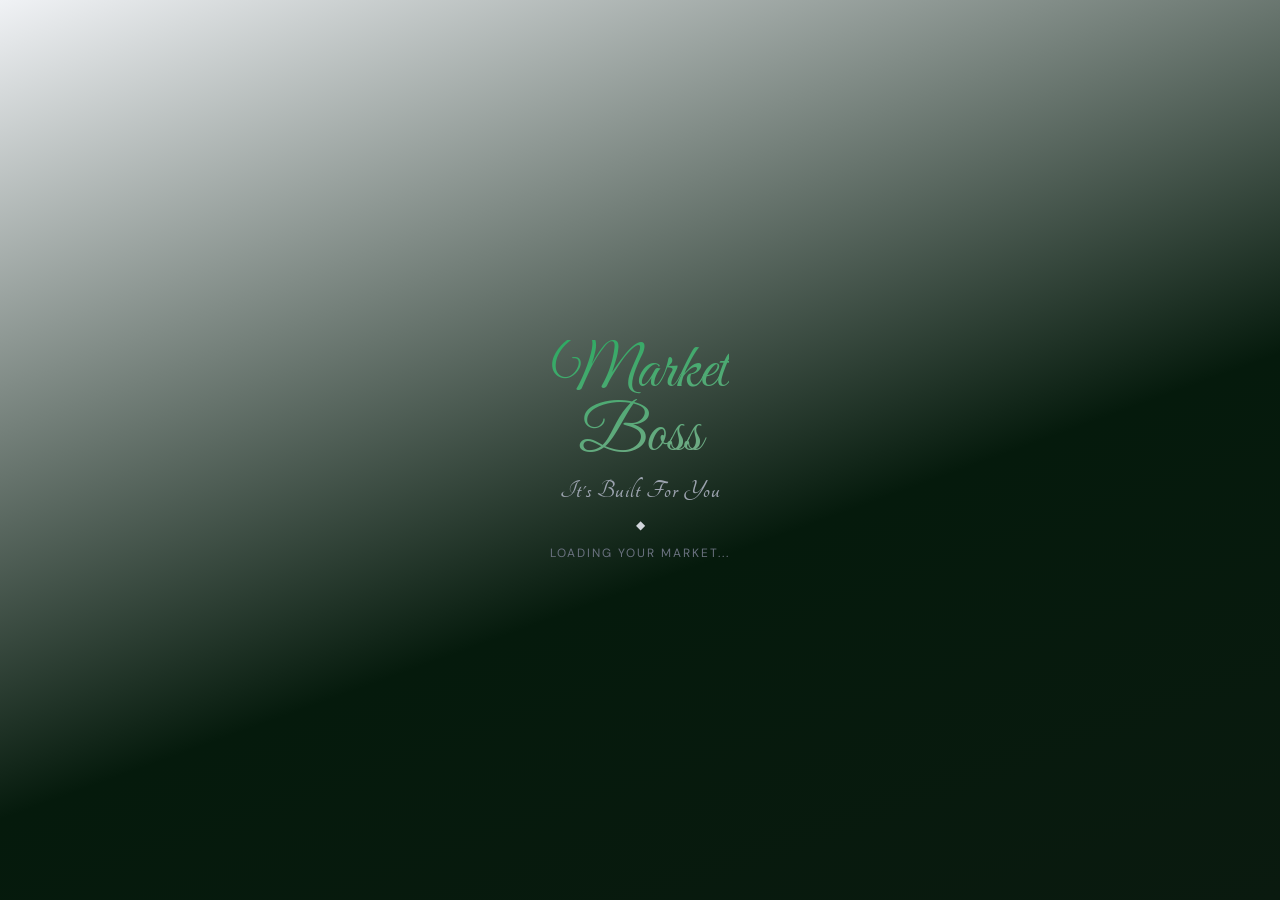
<file: index.html>
<!DOCTYPE html>
<html lang="en">
<head>
<meta charset="UTF-8">
<meta name="viewport" content="width=device-width, initial-scale=1.0, maximum-scale=1.0">
<title>MarketBOSS — Built for You</title>
<link href="https://fonts.googleapis.com/css2?family=Great+Vibes&family=Tangerine:wght@400;700&family=Syne:wght@400;600;700;800&family=DM+Sans:wght@300;400;500;600&display=swap" rel="stylesheet">
<style>
:root{
  /* ── Background & Surface — Light Mode ── */
  --bg:#F7F8FA;
  --surface:#FFFFFF;
  --surface2:#F0F2F5;
  --border:#E0E4EA;

  /* ── Brand Accents: Traffic-Light Palette ── */
  --green:#00A844;
  --green-dim:#007A30;
  --green-deep:#E6F7EE;
  --amber:#F5A800;
  --amber-dim:#C27F00;
  --red:#E8001A;
  --red-dim:#B00015;
  --blue:#1565C0;
  --purple:#7B1FA2;

  /* ── Text ── */
  --text:#111827;
  --dim:#374151;
  --muted:#6B7280;
  --sage:#9CA3AF;

  /* ── Legacy aliases (keep old refs working) ── */
  --gdeep:#F0F2F5;
  --gdim:#D1D5DB;

  /* ── Radii ── */
  --r:14px;
  --rs:8px;

  /* ── Fonts ── */
  --font-logo:'Great Vibes',cursive;
  --font-tag:'Tangerine',cursive;
  --font-head:'Syne',sans-serif;
  --font-body:'DM Sans',sans-serif;
}
*{box-sizing:border-box;margin:0;padding:0;-webkit-tap-highlight-color:transparent}
body{font-family:'DM Sans',sans-serif;background:var(--bg);color:var(--text);min-height:100vh;overflow-x:hidden}
.shell{max-width:430px;margin:0 auto;min-height:100vh;display:flex;flex-direction:column;position:relative;box-shadow:0 0 40px rgba(0,0,0,0.08)}

/* ── Header ── */
.hdr{padding:14px 16px 12px;display:flex;align-items:center;justify-content:space-between;background:var(--surface);position:sticky;top:0;z-index:100;border-bottom:2px solid var(--green)}
.logo{display:flex;flex-direction:column;gap:0;line-height:1}
.hdr-right{display:flex;gap:8px;align-items:center}
.icon-btn{width:36px;height:36px;background:var(--surface2);border:1px solid var(--border);border-radius:50%;display:flex;align-items:center;justify-content:center;cursor:pointer;font-size:16px;position:relative;flex-shrink:0}
.ndot{position:absolute;top:4px;right:4px;width:8px;height:8px;background:var(--amber);border-radius:50%;border:2px solid var(--surface)}

/* ── Tabs ── */
.tabs{display:flex;background:var(--surface);border-bottom:1px solid var(--border);padding:0;gap:0;overflow-x:auto;scrollbar-width:none}
.tabs::-webkit-scrollbar{display:none}
.tab{flex:1;padding:11px 4px;font-size:12px;font-weight:700;color:var(--muted);background:none;border:none;cursor:pointer;border-bottom:2px solid transparent;white-space:nowrap;transition:all 0.2s;font-family:var(--font-body);text-align:center;letter-spacing:0.3px}
.tab.on{color:var(--green);border-bottom-color:var(--green);background:var(--green-deep)}

/* ── Content ── */
.content{flex:1;padding:16px;padding-bottom:100px;overflow-y:auto}
.screen{display:none}.screen.on{display:block}

/* ── Hamburger menu ── */
.hmenu-overlay{display:none;position:fixed;inset:0;background:rgba(0,0,0,0.35);z-index:500;backdrop-filter:blur(2px)}
.hmenu-overlay.on{display:flex;justify-content:flex-end}
.hmenu-panel{width:260px;background:var(--surface);height:100%;border-left:2px solid var(--green);padding-top:16px;overflow-y:auto;box-shadow:-4px 0 20px rgba(0,0,0,0.12)}
.hmenu-lbl{padding:8px 20px 12px;font-family:var(--font-head);font-size:10px;font-weight:700;color:var(--amber);text-transform:uppercase;letter-spacing:1.2px;border-bottom:1px solid var(--border);margin-bottom:4px}
.hmenu-item{padding:13px 20px;font-size:14px;font-weight:600;color:var(--dim);cursor:pointer;display:flex;align-items:center;gap:10px;transition:all 0.15s;border-left:3px solid transparent}
.hmenu-item:hover,.hmenu-item:active{background:var(--green-deep);color:var(--green);border-left-color:var(--green)}

/* ── Cards ── */
.card{background:var(--surface);border:1px solid var(--border);border-radius:var(--r);padding:16px;margin-bottom:12px;box-shadow:0 1px 4px rgba(0,0,0,0.06)}
.card-title{font-family:'Syne',sans-serif;font-size:11px;font-weight:700;color:var(--muted);text-transform:uppercase;letter-spacing:1px;margin-bottom:12px}

/* ── Stats grid ── */
.stats2{display:grid;grid-template-columns:1fr 1fr;gap:10px;margin-bottom:12px}
.scard{background:var(--surface);border:1px solid var(--border);border-radius:var(--r);padding:14px;position:relative;overflow:hidden;box-shadow:0 1px 4px rgba(0,0,0,0.06)}
.scard::before{content:'';position:absolute;top:0;left:0;right:0;height:3px}
.scard.g::before{background:var(--green)}
.scard.a::before{background:var(--amber)}
.scard.r::before{background:var(--red)}
.scard.b::before{background:var(--blue)}
.slabel{font-size:10px;color:var(--muted);font-weight:700;text-transform:uppercase;letter-spacing:0.8px;margin-bottom:6px}
.sval{font-family:'Syne',sans-serif;font-size:22px;font-weight:800;line-height:1}
.sval.g{color:var(--green)}.sval.a{color:var(--amber)}.sval.r{color:var(--red)}.sval.b{color:var(--blue)}
.ssub{font-size:10px;color:var(--muted);margin-top:4px}
.ssub.up{color:var(--green)}.ssub.dn{color:var(--red)}

/* ── Alerts ── */
.alert{background:rgba(245,168,0,0.08);border:1px solid rgba(245,168,0,0.35);border-radius:var(--rs);padding:10px 12px;display:flex;align-items:center;gap:10px;margin-bottom:8px;font-size:12px;color:#92600A;font-weight:600}
.alert.r{background:rgba(232,0,26,0.06);border-color:rgba(232,0,26,0.3);color:var(--red)}
.alert.g{background:rgba(0,168,68,0.07);border-color:rgba(0,168,68,0.3);color:var(--green)}

/* ── Collapsible subsections ── */
.subsec{background:var(--surface);border:1px solid var(--border);border-radius:var(--r);margin-bottom:10px;overflow:hidden;box-shadow:0 1px 3px rgba(0,0,0,0.05)}
.subsec-hdr{display:flex;align-items:center;justify-content:space-between;padding:13px 16px;cursor:pointer;user-select:none;transition:background 0.15s}
.subsec-hdr:active,.subsec-hdr:hover{background:var(--surface2)}
.subsec-title{display:flex;align-items:center;gap:8px;font-family:'Syne',sans-serif;font-size:12px;font-weight:700;color:var(--text);text-transform:uppercase;letter-spacing:0.8px}
.subsec-meta{display:flex;align-items:center;gap:8px}
.subsec-count{font-size:10px;font-weight:700;padding:2px 8px;border-radius:10px;background:var(--surface2);color:var(--amber);border:1px solid var(--border)}
.subsec-chev{font-size:16px;color:var(--green);transition:transform 0.25s;font-weight:700}
.subsec-chev.open{transform:rotate(90deg)}
.subsec-body{overflow:hidden;transition:max-height 0.3s ease,opacity 0.25s;max-height:4000px;opacity:1}
.subsec-body.closed{max-height:0!important;opacity:0}
.inv-subsection-body.collapsed{max-height:0!important;opacity:0;overflow:hidden}
.inv-subsection-body{overflow:hidden;transition:max-height 0.3s ease,opacity 0.25s;max-height:4000px;opacity:1}
/* ── Staff transaction browse item styles ── */
.txn-result-item{display:flex;align-items:center;gap:12px;padding:11px 14px;background:var(--surface);border:1px solid var(--border);border-radius:var(--rs);margin-bottom:7px;cursor:pointer;transition:all .15s}
.txn-result-item:active{background:rgba(0,168,68,0.06);border-color:var(--green)}
.txn-result-add{background:var(--green);color:#fff;border:none;border-radius:20px;padding:7px 16px;font-size:12px;font-weight:700;cursor:pointer;font-family:'DM Sans',sans-serif;flex-shrink:0;white-space:nowrap}
.txn-result-added{background:rgba(0,168,68,0.1);color:var(--green);border:1px solid var(--green-dim);border-radius:20px;padding:7px 14px;font-size:12px;font-weight:700;cursor:pointer;font-family:'DM Sans',sans-serif;flex-shrink:0;white-space:nowrap}
/* ── Mode pills (staff cart payment modes) ── */
.mode-pill{padding:9px 14px;border-radius:20px;border:1.5px solid var(--border);font-size:12px;font-weight:600;cursor:pointer;background:var(--surface2);color:var(--muted);transition:all .15s;text-align:center;white-space:nowrap}
.mode-pill.selected-full{background:rgba(0,168,68,0.1);color:var(--green);border-color:var(--green)}
.mode-pill.selected-partial{background:rgba(245,168,0,0.1);color:var(--amber);border-color:var(--amber)}
.mode-pill.selected-credit{background:rgba(232,0,26,0.08);color:var(--red);border-color:var(--red)}
/* ── Pay method pills (staff cart) ── */
.pay-method-pill{flex:1;padding:9px 6px;border-radius:var(--rs);border:1.5px solid var(--border);font-size:12px;font-weight:600;cursor:pointer;background:var(--surface2);color:var(--muted);transition:all .15s;text-align:center}
.pay-method-pill.selected{background:rgba(21,101,192,0.1);color:var(--blue);border-color:var(--blue)}
.inv-subsection{background:var(--surface);border:1px solid var(--border);border-radius:var(--r);margin-bottom:10px;overflow:hidden;box-shadow:0 1px 3px rgba(0,0,0,0.05)}
.inv-subsection-header{display:flex;align-items:center;justify-content:space-between;padding:13px 16px;cursor:pointer;user-select:none;transition:background 0.15s}
.inv-subsection-header:active,.inv-subsection-header:hover{background:var(--surface2)}
.inv-subsection-title{display:flex;align-items:center;gap:8px;font-family:'Syne',sans-serif;font-size:12px;font-weight:700;color:var(--text);text-transform:uppercase;letter-spacing:0.8px}
.inv-subsection-meta{display:flex;align-items:center;gap:8px}
.inv-subsection-count{font-size:10px;font-weight:700;padding:2px 8px;border-radius:10px;background:var(--surface2);color:var(--amber);border:1px solid var(--border)}
.inv-subsection-chevron{font-size:16px;color:var(--green);transition:transform 0.25s;font-weight:700}
.inv-subsection-chevron.open{transform:rotate(90deg)}

/* ── Section divider ── */
.sdiv{font-family:var(--font-head);font-size:12px;font-weight:700;color:var(--amber);margin:14px 0 8px;display:flex;align-items:center;gap:8px;text-transform:uppercase;letter-spacing:0.8px}
.sdiv::after{content:'';flex:1;height:1px;background:var(--border)}

/* ── Transaction items ── */
.ti{display:flex;align-items:center;gap:12px;padding:10px 0;border-bottom:1px solid var(--border);cursor:pointer;transition:background 0.1s}
.ti:last-child{border-bottom:none}
.ti:active{background:var(--surface2)}
.ti-icon{width:38px;height:38px;border-radius:10px;display:flex;align-items:center;justify-content:center;font-size:16px;flex-shrink:0}
.ti-icon.sale{background:rgba(0,168,68,0.1);border:1px solid rgba(0,168,68,0.2)}
.ti-icon.purchase{background:rgba(21,101,192,0.1);border:1px solid rgba(21,101,192,0.2)}
.ti-icon.credit{background:rgba(245,168,0,0.1);border:1px solid rgba(245,168,0,0.2)}
.ti-icon.delivery{background:rgba(123,31,162,0.1);border:1px solid rgba(123,31,162,0.2)}
.ti-body{flex:1}.ti-title{font-size:13px;font-weight:600;color:var(--text)}.ti-sub{font-size:11px;color:var(--muted);margin-top:1px}
.ti-amt{text-align:right;flex-shrink:0}
.amt{font-family:'Syne',sans-serif;font-size:14px;font-weight:800}
.amt.in{color:var(--green)}.amt.out{color:var(--red)}
.ti-time{font-size:10px;color:var(--muted)}

/* ── Forms ── */
.frow{margin-bottom:12px}
.flabel{font-size:11px;font-weight:700;color:var(--dim);text-transform:uppercase;letter-spacing:0.8px;margin-bottom:6px;display:block}
.finput{width:100%;background:var(--surface);border:1.5px solid var(--border);border-radius:var(--rs);padding:11px 14px;color:var(--text);font-size:15px;font-family:'DM Sans',sans-serif;outline:none;transition:border-color 0.2s;box-shadow:0 1px 2px rgba(0,0,0,0.04)}
.finput:focus{border-color:var(--green);box-shadow:0 0 0 3px rgba(0,168,68,0.12)}
input[type="date"].finput{color-scheme:light}
.fselect{width:100%;background:var(--surface);border:1.5px solid var(--border);border-radius:var(--rs);padding:11px 14px;color:var(--text);font-size:14px;font-family:'DM Sans',sans-serif;outline:none;appearance:none;background-image:url("data:image/svg+xml,%3Csvg xmlns='http://www.w3.org/2000/svg' width='12' height='8'%3E%3Cpath fill='%236B7280' d='M1 1l5 5 5-5'/%3E%3C/svg%3E");background-repeat:no-repeat;background-position:right 14px center;box-shadow:0 1px 2px rgba(0,0,0,0.04)}
.fselect:focus{border-color:var(--green)}
.f2col{display:grid;grid-template-columns:1fr 1fr;gap:8px}

/* ── Buttons ── */
.brow{display:flex;gap:8px;margin-top:16px}
.btn{flex:1;padding:13px;border:none;border-radius:var(--rs);font-size:14px;font-weight:700;font-family:'DM Sans',sans-serif;cursor:pointer;transition:all 0.15s;letter-spacing:0.3px}
.btn:active{transform:scale(0.97);opacity:0.9}
.btn-g{background:var(--green);color:#fff}
.btn-s{background:var(--surface2);color:var(--text);border:1px solid var(--border)}
.btn-r{background:var(--red);color:#fff}
.btn-b{background:var(--blue);color:#fff}
.btn-a{background:var(--amber);color:#fff}

/* ── Mode pills ── */
.mpills{display:flex;gap:6px;flex-wrap:wrap}
.mpill{padding:8px 14px;border-radius:20px;border:1.5px solid var(--border);font-size:12px;font-weight:600;cursor:pointer;background:var(--surface2);color:var(--muted);transition:all 0.15s;white-space:nowrap}
.mpill.sf{background:rgba(0,168,68,0.1);color:var(--green);border-color:var(--green)}
.mpill.sp{background:rgba(245,168,0,0.1);color:var(--amber);border-color:var(--amber)}
.mpill.sc{background:rgba(232,0,26,0.08);color:var(--red);border-color:var(--red)}

/* ── Pay method pills ── */
.pmpills{display:flex;gap:6px}
.pmpill{flex:1;padding:9px 6px;border-radius:var(--rs);border:1.5px solid var(--border);font-size:12px;font-weight:600;cursor:pointer;background:var(--surface2);color:var(--muted);transition:all 0.15s;text-align:center}
.pmpill.on{background:rgba(21,101,192,0.1);color:var(--blue);border-color:var(--blue)}
/* partial box */
.pbox{background:var(--surface2);border:1px solid var(--border);border-radius:var(--rs);padding:12px 14px;margin-top:8px}
.pbox-row{display:flex;justify-content:space-between;font-size:12px;padding:3px 0}
.pbox-row span:first-child{color:var(--muted)}
.pbox-row.paid span:last-child{color:var(--green);font-weight:700}
.pbox-row.bal span:last-child{color:var(--red);font-weight:700;font-family:'Syne',sans-serif;font-size:14px}
/* contact box */
.contact-box{background:rgba(255,214,0,0.06);border:1px solid rgba(255,214,0,0.25);border-radius:var(--rs);padding:12px 14px;margin-top:10px}
.contact-lbl{font-size:11px;font-weight:700;color:var(--amber);text-transform:uppercase;letter-spacing:0.8px;margin-bottom:10px}
/* inventory */
.inv-row{display:flex;align-items:center;padding:10px 0;border-bottom:1px solid var(--border);gap:10px}
.inv-row:last-child{border-bottom:none}
.inv-emoji{font-size:22px;width:36px;text-align:center;flex-shrink:0}
.inv-info{flex:1}.inv-name{font-size:13px;font-weight:600}.inv-detail{font-size:11px;color:var(--muted);margin-top:2px}
.prog{height:4px;background:var(--surface2);border-radius:2px;margin-top:4px;overflow:hidden}
.progf{height:100%;border-radius:2px;transition:width 0.4s}
.progf.g{background:var(--green)}.progf.a{background:var(--amber)}.progf.r{background:var(--red)}
.inv-right{text-align:right;flex-shrink:0}
.inv-kg{font-family:'Syne',sans-serif;font-size:16px;font-weight:700}
.inv-kg.g{color:var(--green)}.inv-kg.a{color:var(--amber)}.inv-kg.r{color:var(--red)}
.inv-days{font-size:10px;color:var(--muted)}
.inv-actions{display:flex;gap:6px;margin-top:6px;justify-content:flex-end}
.inv-btn{padding:5px 12px;border-radius:20px;border:none;font-size:11px;font-weight:700;cursor:pointer;font-family:'DM Sans',sans-serif;transition:all 0.15s}
.inv-btn:active{transform:scale(0.95)}
.inv-btn-add{background:rgba(0,200,83,0.12);color:var(--green);border:1px solid var(--green-dim)}
.inv-btn-rem{background:rgba(255,23,68,0.12);color:var(--red);border:1px solid var(--red-dim)}
/* purchase items in sheet */
.pi-box{background:rgba(41,121,255,0.06);border:1px solid rgba(41,121,255,0.2);border-radius:var(--rs);padding:10px 12px;margin-bottom:8px;position:relative}
.pi-hdr{display:flex;justify-content:space-between;align-items:center;margin-bottom:8px}
.pi-label{font-size:12px;font-weight:700;color:var(--blue);font-family:'Syne',sans-serif}
.pi-remove{background:none;border:none;color:var(--red);font-size:16px;cursor:pointer;padding:0 4px;line-height:1}
.add-pi-btn{width:100%;padding:11px;background:none;border:1px dashed rgba(41,121,255,0.3);border-radius:var(--rs);color:var(--blue);font-size:13px;font-weight:600;cursor:pointer;font-family:'DM Sans',sans-serif;margin-bottom:10px}
.ptotal{background:rgba(41,121,255,0.06);border:1px solid rgba(41,121,255,0.2);border-radius:var(--rs);padding:10px 14px;margin-bottom:12px;font-size:13px}
.ptrow{display:flex;justify-content:space-between;padding:3px 0}
.ptrow span:first-child{color:var(--muted)}
.ptrow.grand span:last-child{font-family:'Syne',sans-serif;font-size:16px;color:var(--blue);font-weight:700}
/* credit ledger */
.credit-row{display:flex;align-items:center;padding:12px 0;border-bottom:1px solid var(--border);gap:10px;cursor:pointer}
.credit-row:last-child{border-bottom:none}
.credit-row:active{background:var(--surface2)}
.cavatar{width:38px;height:38px;background:var(--surface2);border-radius:50%;display:flex;align-items:center;justify-content:center;font-weight:700;font-size:14px;color:var(--dim);flex-shrink:0;border:1px solid var(--border)}
.cinfo{flex:1}.cname{font-size:13px;font-weight:600}.csub{font-size:11px;color:var(--muted)}
.cright{text-align:right}
.cowed{font-family:'Syne',sans-serif;font-size:14px;font-weight:700;color:var(--red)}
.cdays{font-size:10px;color:var(--muted);margin-top:1px}
.cbar{height:3px;background:var(--surface2);border-radius:2px;margin-top:3px;overflow:hidden}
.cbarfill{height:100%;border-radius:2px}
/* delivery */
.ditem{display:flex;gap:10px;padding:10px 0;border-bottom:1px solid var(--border);align-items:flex-start}
.ditem:last-child{border-bottom:none}
.dstatus{width:28px;height:28px;border-radius:50%;display:flex;align-items:center;justify-content:center;font-size:12px;flex-shrink:0;margin-top:3px}
.dstatus.pending{background:rgba(255,214,0,0.1);border:1px solid rgba(255,214,0,0.3)}
.dstatus.delivered{background:rgba(0,200,83,0.1);border:1px solid rgba(0,200,83,0.3)}
.dbody{flex:1}.dtitle{font-size:13px;font-weight:600}.dsub{font-size:11px;color:var(--muted);margin-top:2px}
.dbadge{font-size:10px;font-weight:700;padding:2px 8px;border-radius:10px;margin-top:4px;display:inline-block}
.dbadge.pending{background:rgba(255,214,0,0.1);color:var(--amber)}.dbadge.delivered{background:rgba(0,200,83,0.1);color:var(--green)}
/* analytics */
.insight{background:var(--surface);border:1px solid var(--border);border-radius:var(--r);padding:14px;margin-bottom:10px;border-top:3px solid var(--green)}
.insight-lbl{font-size:11px;font-weight:700;color:var(--green);text-transform:uppercase;letter-spacing:0.8px}
.insight-badge{font-size:10px;font-weight:700;padding:3px 8px;border-radius:20px;background:var(--green);color:#001a0a}
.barchart{display:flex;flex-direction:column;gap:8px}
.barrow{display:flex;align-items:center;gap:8px}
.barname{font-size:11px;width:80px;flex-shrink:0;color:var(--dim)}
.bartrack{flex:1;height:20px;background:var(--surface2);border-radius:4px;overflow:hidden}
.barfill{height:100%;border-radius:4px;display:flex;align-items:center;padding-left:8px;font-size:10px;font-weight:700;transition:width 0.6s}
.barfill.g{background:linear-gradient(90deg,var(--green-dim),var(--green));color:#001a0a}
.barfill.a{background:linear-gradient(90deg,var(--amber-dim),var(--amber));color:#1a0e00}
.barfill.b{background:linear-gradient(90deg,#1a4ea0,var(--blue));color:#fff}
.barfill.r{background:linear-gradient(90deg,var(--red-dim),var(--red));color:#fff}
.barpct{font-size:11px;font-weight:700;width:36px;text-align:right;color:var(--dim)}
.heatgrid{display:grid;grid-template-columns:repeat(2,1fr);gap:8px}
.hcell{background:var(--surface2);border:1px solid var(--border);border-radius:var(--rs);padding:10px;position:relative;overflow:hidden}
.hcell::before{content:'';position:absolute;inset:0;opacity:.15;border-radius:var(--rs)}
.hcell.hot::before{background:var(--red)}.hcell.warm::before{background:var(--amber)}
.hcell.cool::before{background:var(--blue)}.hcell.cold::before{background:var(--muted)}
.hprod{font-size:20px}.hname{font-size:12px;font-weight:600;margin-top:4px}
.hscore{font-family:'Syne',sans-serif;font-size:22px;font-weight:700}
.hscore.hot{color:var(--red)}.hscore.warm{color:var(--amber)}.hscore.cool{color:var(--blue)}.hscore.cold{color:var(--muted)}
.htrend{font-size:10px;margin-top:2px}
.tup{color:var(--green)}.tdn{color:var(--red)}.tfl{color:var(--muted)}
.msig{padding:10px 12px;background:var(--surface2);border-radius:var(--rs);margin-bottom:8px;border-left:3px solid var(--green);font-size:12px;color:var(--dim)}
.msig.a{border-left-color:var(--amber)}.msig.r{border-left-color:var(--red)}
.msig strong{color:var(--text)}
.prow{display:flex;justify-content:space-between;align-items:center;padding:8px 0;border-bottom:1px solid var(--border);font-size:13px}
.prow:last-child{border-bottom:none}
.plabel{color:var(--dim)}.pval{font-weight:700;font-family:'Syne',sans-serif}
.rec{background:var(--surface);border:1px solid var(--border);border-radius:var(--r);padding:14px;margin-bottom:10px;display:flex;gap:12px;align-items:flex-start;border-left:3px solid var(--blue)}
.rec-icon{font-size:28px;flex-shrink:0}
.rec-title{font-size:13px;font-weight:700;margin-bottom:3px;color:var(--text)}
.rec-text{font-size:12px;color:var(--muted);line-height:1.5}
.rec-action{display:inline-block;margin-top:8px;font-size:11px;font-weight:700;color:var(--blue);text-transform:uppercase;letter-spacing:.5px;cursor:pointer}
/* transaction screen */
.txn-hdr{display:flex;align-items:center;gap:12px;padding:14px 16px 10px;border-bottom:1px solid var(--border);background:var(--bg);position:sticky;top:0;z-index:10}
.back-btn{width:36px;height:36px;background:var(--surface);border:1px solid var(--border);border-radius:50%;display:flex;align-items:center;justify-content:center;cursor:pointer;font-size:18px;flex-shrink:0;color:var(--dim)}
.txn-title{font-family:'Syne',sans-serif;font-weight:800;font-size:18px;flex:1}
.cart-badge{background:var(--green);color:#001a0a;font-size:11px;font-weight:700;padding:3px 10px;border-radius:20px;flex-shrink:0}
.search-wrap{padding:12px 16px;background:var(--bg);position:sticky;top:61px;z-index:9}
.search-inner{position:relative}
.search-icon{position:absolute;left:14px;top:50%;transform:translateY(-50%);font-size:15px;pointer-events:none;color:var(--muted)}
.search-input{width:100%;background:var(--surface2);border:1px solid var(--border);border-radius:30px;padding:12px 18px 12px 40px;color:var(--text);font-size:15px;font-family:'DM Sans',sans-serif;outline:none;transition:border-color 0.2s}
.search-input:focus{border-color:var(--green);box-shadow:0 0 0 2px rgba(0,200,83,0.15)}
.sresults{padding:0 16px 8px}
.sresult{display:flex;align-items:center;gap:12px;padding:11px 14px;background:var(--surface2);border:1px solid var(--border);border-radius:var(--rs);margin-bottom:7px;cursor:pointer;transition:all .15s}
.sresult:active{background:rgba(0,200,83,0.08);border-color:var(--green);transform:scale(.98)}
.sremoji{font-size:24px;flex-shrink:0}
.srinfo{flex:1}.srname{font-size:14px;font-weight:600}.srmeta{font-size:11px;color:var(--muted);margin-top:1px}
.sr-add{background:var(--green);color:#001a0a;border:none;border-radius:20px;padding:6px 16px;font-size:12px;font-weight:700;cursor:pointer;font-family:'DM Sans',sans-serif;flex-shrink:0}
.sr-added{background:rgba(0,200,83,0.1);color:var(--green);border:1px solid var(--green-dim);border-radius:20px;padding:6px 14px;font-size:12px;font-weight:700;cursor:pointer;font-family:'DM Sans',sans-serif;flex-shrink:0}
.cat-section{padding:0 16px 12px}
.cat-hdr{display:flex;align-items:center;justify-content:space-between;padding:8px 0 6px;cursor:pointer}
.cat-lbl{font-family:'Syne',sans-serif;font-size:11px;font-weight:700;color:var(--amber);text-transform:uppercase;letter-spacing:.8px;display:flex;align-items:center;gap:6px}
.cat-chev{color:var(--green);font-size:14px;transition:transform .2s}
.cat-chev.open{transform:rotate(90deg)}
.cat-items{display:flex;flex-direction:column;gap:6px;overflow:hidden;transition:max-height .3s ease;max-height:2000px}
.cat-items.closed{max-height:0}
.finish-bar{padding:10px 16px 14px;background:var(--bg);border-top:1px solid var(--border);display:flex;gap:8px;align-items:center;position:sticky;bottom:0}
.finish-lbl{font-size:12px;color:var(--muted);flex:1}
.finish-lbl strong{color:var(--text)}
/* cart */
.cart-hdr{display:flex;align-items:center;gap:12px;padding:14px 16px 10px;border-bottom:1px solid var(--border);background:var(--bg);position:sticky;top:0;z-index:10}
.cart-prow{background:var(--surface);border:1px solid var(--border);border-radius:var(--r);padding:14px 16px;margin-bottom:10px}
.cart-ptop{display:flex;align-items:center;gap:10px;margin-bottom:12px}
.cart-pemoji{font-size:28px;flex-shrink:0}
.cart-pname{font-family:'Syne',sans-serif;font-size:15px;font-weight:700;flex:1}
.cart-premove{background:none;border:none;color:var(--red);font-size:18px;cursor:pointer;padding:0 4px}
.cart-pinputs{display:grid;grid-template-columns:1fr 1fr;gap:8px}
.cart-ig label{font-size:10px;font-weight:700;color:var(--amber);text-transform:uppercase;letter-spacing:.6px;display:block;margin-bottom:4px}
.cart-psub{margin-top:10px;text-align:right;font-size:12px;color:var(--muted)}
.cart-psub strong{font-family:'Syne',sans-serif;font-size:15px;color:var(--green);font-weight:700}
.grand-box{background:rgba(0,200,83,0.06);border:1px solid rgba(0,200,83,0.2);border-radius:var(--r);padding:16px;margin:12px 16px}
.gbrow{display:flex;justify-content:space-between;align-items:center;padding:5px 0;font-size:13px}
.gbrow span:first-child{color:var(--muted)}
.gbrow.total{border-top:1px solid #1a4028;margin-top:6px;padding-top:10px}
.gbrow.total span:first-child{font-weight:700;color:var(--text);font-size:15px}
.gbrow.total span:last-child{font-family:'Syne',sans-serif;font-size:24px;font-weight:800;color:var(--green)}
.pay-section{padding:0 16px 100px}
.pay-btn{width:100%;padding:16px;background:linear-gradient(135deg,var(--gdim),var(--green));color:#fff;border:none;border-radius:var(--rs);font-size:16px;font-weight:700;font-family:var(--font-head);cursor:pointer;margin-top:4px;transition:all .15s;letter-spacing:0.3px}
.pay-btn:active{transform:scale(.98);opacity:.9}
/* inv add/remove sheets */
.inv-sheet-preview{background:var(--surface2);border:1px solid var(--border);border-radius:var(--rs);padding:10px 14px;margin-bottom:14px;display:flex;align-items:center;gap:10px}
/* overlays */
.overlay{display:none;position:fixed;inset:0;background:rgba(0,0,0,.75);z-index:200;backdrop-filter:blur(4px)}
.overlay.on{display:flex;align-items:flex-end;justify-content:center}
.sheet{background:var(--surface);border-radius:20px 20px 0 0;border-top:1px solid var(--border);width:100%;max-width:430px;padding:20px 20px 40px;transform:translateY(100%);transition:transform .3s cubic-bezier(.34,1.56,.64,1);max-height:92vh;overflow-y:auto}
.overlay.on .sheet{transform:translateY(0)}
.shandle{width:40px;height:4px;background:var(--border);border-radius:2px;margin:0 auto 16px}
.stitle{font-family:'Syne',sans-serif;font-size:18px;font-weight:700;margin-bottom:16px}
/* toast */
.toast{position:fixed;bottom:90px;left:50%;transform:translateX(-50%) translateY(20px);background:var(--surface);border:1px solid var(--green);color:var(--green);padding:10px 20px;border-radius:30px;font-size:13px;font-weight:600;opacity:0;transition:all .3s;z-index:300;white-space:nowrap;pointer-events:none}
.toast.on{opacity:1;transform:translateX(-50%) translateY(0)}
.toast.err{border-color:var(--red);color:var(--red)}
/* FAB */
.fab{position:fixed;bottom:24px;right:calc(50% - 215px + 16px);width:52px;height:52px;border-radius:50%;display:flex;align-items:center;justify-content:center;font-size:24px;cursor:pointer;z-index:150;transition:transform .2s,background .3s,box-shadow .3s}
.fab:active{transform:scale(.92)}
@media(max-width:430px){
  .fab{right:16px}
  #fab-minus{right:auto!important;left:16px!important}
}
/* credit detail */
.cd-hdr{text-align:center;padding:4px 0 16px;border-bottom:1px solid var(--border);margin-bottom:16px}
.cd-avatar{width:56px;height:56px;background:var(--surface2);border-radius:50%;display:flex;align-items:center;justify-content:center;font-weight:700;font-size:20px;color:var(--dim);border:2px solid var(--border);margin:0 auto 10px}
.cd-name{font-family:'Syne',sans-serif;font-size:18px;font-weight:700}
.cd-owed{font-size:28px;font-family:'Syne',sans-serif;font-weight:800;color:var(--red);margin:6px 0 2px}
.cd-sub{font-size:12px;color:var(--muted)}
.ctxi{padding:10px 0;border-bottom:1px solid var(--border)}
.ctxi:last-child{border-bottom:none}
.ctxi-date{font-size:10px;color:var(--muted);font-weight:600;text-transform:uppercase;letter-spacing:.5px;margin-bottom:6px}
.ctxi-pline{font-size:12px;color:var(--dim);padding:1px 0}
.ctxi-footer{display:flex;justify-content:space-between;align-items:center;margin-top:6px}
.ctxi-total{font-family:'Syne',sans-serif;font-size:14px;font-weight:700}
.ctxi-paid{font-size:11px;color:var(--green)}
.ctxi-bal{font-size:11px;color:var(--red);font-weight:600}
.ctxi-method{font-size:10px;background:var(--surface2);padding:2px 8px;border-radius:10px;color:var(--muted)}
.offset-box{background:linear-gradient(135deg,#0a2518,#0d1f15);border:1px solid #1a4028;border-radius:var(--r);padding:14px;margin-top:16px}
.offset-title{font-family:'Syne',sans-serif;font-size:13px;font-weight:700;color:var(--green);margin-bottom:10px}
.offset-row{display:flex;gap:8px;align-items:center}
/* ALC = Average Landed Cost panel */
.alc-panel{background:linear-gradient(135deg,#0a1a28,#0d1f30);border:1px solid #1a3060;border-radius:var(--rs);padding:12px 14px;margin-top:10px}
.alc-title{font-family:var(--font-head);font-size:11px;font-weight:700;color:var(--blue);text-transform:uppercase;letter-spacing:.8px;margin-bottom:10px;display:flex;align-items:center;gap:6px}
.alc-row{display:flex;justify-content:space-between;align-items:center;padding:5px 0;border-bottom:1px solid rgba(74,158,255,0.12);font-size:12px}
.alc-row:last-child{border-bottom:none;padding-top:8px;margin-top:2px}
.alc-label{color:var(--dim)}
.alc-val{font-family:var(--font-head);font-weight:700;font-size:13px;color:var(--blue)}
.alc-suggest{color:var(--green)!important;font-size:14px!important}
.alc-margin{display:inline-block;font-size:10px;font-weight:700;padding:2px 7px;border-radius:10px;margin-left:6px}
.alc-margin.ok{background:#0a2518;color:var(--green)}
.alc-margin.low{background:#281a0a;color:var(--amber)}
.alc-margin.bad{background:#2a0a0a;color:var(--red)}
/* Time-to-restock countdown tag */
.ttr{display:inline-flex;align-items:center;gap:3px;font-size:10px;font-weight:700;padding:2px 7px;border-radius:10px;margin-left:4px}
.ttr.critical{background:rgba(232,69,60,0.15);color:var(--red);border:1px solid rgba(232,69,60,0.3)}
.ttr.warning{background:rgba(245,166,35,0.12);color:var(--amber);border:1px solid rgba(245,166,35,0.3)}
.ttr.good{background:rgba(45,170,98,0.10);color:var(--green);border:1px solid rgba(45,170,98,0.25)}
.ttr.na{background:var(--surface2);color:var(--muted);border:1px solid var(--border)}
/* BRAND SPLASH */
.splash{position:fixed;inset:0;background:linear-gradient(160deg,var(--gdeep) 0%,#051a0c 60%,#0a1a0f 100%);z-index:999;display:flex;flex-direction:column;align-items:center;justify-content:center;gap:8px;transition:opacity 0.6s}
.splash.hide{opacity:0;pointer-events:none}
.splash-logo{font-family:var(--font-logo);font-size:64px;font-weight:400;line-height:1;background:linear-gradient(165deg,#2DAA62,#7AAA8A);-webkit-background-clip:text;-webkit-text-fill-color:transparent;background-clip:text;text-align:center}
.splash-tag{font-family:var(--font-tag);font-size:26px;font-weight:700;color:var(--sage);letter-spacing:1px}
.splash-diamond{font-size:12px;color:var(--gdim);margin:4px 0}
.splash-sub{font-size:12px;color:var(--muted);font-family:var(--font-body);letter-spacing:2px;text-transform:uppercase}
/* ============================================================
   ACCOUNTS SYSTEM
   ============================================================ */
.login-shell{position:fixed;inset:0;background:var(--bg);z-index:1000;display:flex;flex-direction:column;align-items:center;justify-content:center;padding:24px}
.login-logo{font-family:var(--font-logo);font-size:52px;color:var(--green);text-align:center;margin-bottom:4px}
.login-tag{font-family:var(--font-tag);font-size:22px;color:var(--sage);text-align:center;margin-bottom:40px}
.login-card{background:var(--surface);border:1px solid var(--border);border-radius:var(--r);padding:24px;width:100%;max-width:380px}
.login-title{font-family:var(--font-head);font-size:16px;font-weight:700;text-align:center;margin-bottom:20px;color:var(--text)}
.account-list{display:flex;flex-direction:column;gap:8px;margin-bottom:8px}
.account-item{display:flex;align-items:center;gap:12px;padding:12px 14px;background:var(--surface2);border:1px solid var(--border);border-radius:var(--rs);cursor:pointer;transition:all 0.15s}
.account-item:active{border-color:var(--green);background:var(--gdeep)}
.acct-avatar{width:40px;height:40px;border-radius:50%;display:flex;align-items:center;justify-content:center;font-weight:800;font-size:14px;flex-shrink:0;font-family:var(--font-head)}
.acct-avatar.owner{background:linear-gradient(135deg,var(--gdim),var(--green));color:#fff}
.acct-avatar.multi{background:linear-gradient(135deg,#1a4ea0,var(--blue));color:#fff}
.acct-avatar.staff{background:linear-gradient(135deg,var(--muted),var(--sage));color:#fff}
.acct-info{flex:1}
.acct-name{font-size:14px;font-weight:700;color:var(--text)}
.acct-role{font-size:11px;color:var(--muted);margin-top:1px}
.pin-display{display:flex;justify-content:center;gap:10px;margin:16px 0}
.pin-dot{width:14px;height:14px;border-radius:50%;border:2px solid var(--border);background:transparent;transition:all 0.15s}
.pin-dot.filled{background:var(--green);border-color:var(--green)}
.pin-pad{display:grid;grid-template-columns:repeat(3,1fr);gap:10px;margin-top:8px}
.pin-key{height:56px;background:var(--surface2);border:1px solid var(--border);border-radius:var(--rs);display:flex;align-items:center;justify-content:center;font-family:var(--font-head);font-size:20px;font-weight:700;cursor:pointer;transition:all 0.15s;color:var(--text)}
.pin-key:active{background:var(--gdeep);border-color:var(--green);transform:scale(0.95)}
.role-badge{font-size:10px;font-weight:700;padding:2px 8px;border-radius:10px;flex-shrink:0}
.role-badge.owner{background:var(--gdeep);color:var(--green);border:1px solid var(--gdim)}
.role-badge.multi{background:#0a1528;color:var(--blue);border:1px solid #1a3060}
.role-badge.staff{background:#1a1528;color:var(--purple);border:1px solid #3a2060}
.lb-row{display:flex;align-items:center;gap:12px;padding:10px 0;border-bottom:1px solid var(--border)}
.lb-row:last-child{border-bottom:none}
.lb-rank{font-family:var(--font-head);font-size:18px;font-weight:800;width:28px;text-align:center;flex-shrink:0}
.lb-rank.gold{color:#FFD700}.lb-rank.silver{color:#C0C0C0}.lb-rank.bronze{color:#CD7F32}
.lb-avatar{width:36px;height:36px;border-radius:50%;display:flex;align-items:center;justify-content:center;font-weight:800;font-size:13px;flex-shrink:0;background:var(--surface2);border:1px solid var(--border);color:var(--text)}
.lb-info{flex:1}.lb-name{font-size:13px;font-weight:700}.lb-sub{font-size:11px;color:var(--muted)}
.lb-right{text-align:right}.lb-amount{font-family:var(--font-head);font-size:14px;font-weight:700;color:var(--green)}.lb-txns{font-size:10px;color:var(--muted)}
.lb-bar{height:3px;background:var(--border);border-radius:2px;margin-top:4px;overflow:hidden}
.lb-barfill{height:100%;border-radius:2px;background:linear-gradient(90deg,var(--gdim),var(--green))}
.audit-flag{display:flex;align-items:flex-start;gap:10px;padding:10px 12px;border-radius:var(--rs);margin-bottom:8px}
.audit-flag.ok{background:rgba(45,170,98,0.08);border:1px solid rgba(45,170,98,0.2)}
.audit-flag.warn{background:rgba(245,166,35,0.08);border:1px solid rgba(245,166,35,0.2)}
.audit-flag.err{background:rgba(232,69,60,0.08);border:1px solid rgba(232,69,60,0.25)}
.store-tab{display:flex;gap:6px;overflow-x:auto;scrollbar-width:none;padding:10px 16px;border-bottom:1px solid var(--border)}
.store-tab::-webkit-scrollbar{display:none}
.store-pill{flex-shrink:0;padding:7px 14px;background:var(--surface2);border:1px solid var(--border);border-radius:20px;font-size:12px;font-weight:600;cursor:pointer;color:var(--muted);transition:all 0.15s;white-space:nowrap}
.store-pill.on{background:var(--gdeep);border-color:var(--gdim);color:var(--green)}
.staff-total-box{margin:16px;background:linear-gradient(135deg,var(--gdeep),#0a2010);border:1px solid var(--gdim);border-radius:var(--r);padding:16px;text-align:center}
.staff-total-label{font-size:11px;font-weight:600;color:var(--sage);text-transform:uppercase;letter-spacing:0.8px;margin-bottom:4px}
.staff-total-val{font-family:var(--font-head);font-size:36px;font-weight:800;color:var(--green)}
.shift-modal{display:none;position:fixed;inset:0;background:rgba(0,0,0,0.85);z-index:600;backdrop-filter:blur(6px);align-items:center;justify-content:center;padding:20px}
.shift-modal.on{display:flex}
.shift-card{background:var(--surface);border:1px solid var(--border);border-radius:20px;padding:24px;width:100%;max-width:380px}
/* Subsection headers use brand font */
.subsec-title{display:flex;align-items:center;gap:8px;font-family:var(--font-head);font-size:12px;font-weight:700;color:var(--sage);text-transform:uppercase;letter-spacing:0.8px}
.stitle{font-family:var(--font-head);font-size:18px;font-weight:700;margin-bottom:16px;color:var(--text)}
.txn-title{font-family:var(--font-head);font-weight:800;font-size:18px;flex:1}
.back-btn{width:36px;height:36px;background:var(--surface);border:1px solid var(--border);border-radius:50%;display:flex;align-items:center;justify-content:center;cursor:pointer;font-size:18px;flex-shrink:0;color:var(--sage)}
.inv-level-hdr { display:flex;align-items:center;gap:8px;padding:8px 12px;border-radius:var(--rs);margin-bottom:6px;font-family:'Syne',sans-serif;font-size:11px;font-weight:700;text-transform:uppercase;letter-spacing:.8px }
.inv-level-hdr.rl { background:linear-gradient(135deg,#2a0a0a,#1e0505);color:var(--red);border:1px solid #4a1010 }
.inv-level-hdr.al { background:linear-gradient(135deg,#2a1a0a,#1e1506);color:var(--amber);border:1px solid #4a3010 }
.inv-level-hdr.gl { background:linear-gradient(135deg,#0a2518,#061408);color:var(--green);border:1px solid #1a4028 }
.ldot { width:8px;height:8px;border-radius:50%;flex-shrink:0 }
.ldot.r{background:var(--red)}.ldot.a{background:var(--amber)}.ldot.g{background:var(--green)}
.prod-card { background:var(--surface);border:1px solid var(--border);border-radius:var(--r);padding:14px;margin-bottom:8px;cursor:pointer;transition:all .15s }
.prod-card:active{transform:scale(.98)}
.prod-card.lr{border-left:3px solid var(--red)}.prod-card.la{border-left:3px solid var(--amber)}.prod-card.lg{border-left:3px solid var(--green)}
.pct { display:flex;align-items:center;gap:10px }
.pcemoji{font-size:26px;flex-shrink:0}
.pcinfo{flex:1}.pcname{font-family:'Syne',sans-serif;font-size:14px;font-weight:700}.pccat{font-size:10px;color:var(--muted);text-transform:uppercase;letter-spacing:.5px;margin-top:1px}
.pcright{text-align:right;flex-shrink:0}
.pcstock{font-family:'Syne',sans-serif;font-size:18px;font-weight:700;line-height:1}
.pcstock.r{color:var(--red)}.pcstock.a{color:var(--amber)}.pcstock.g{color:var(--green)}
.pcunit{font-size:10px;color:var(--muted);margin-top:2px}
.pcbot{margin-top:10px;display:flex;gap:8px;align-items:center}
.lbar{flex:1;height:6px;background:var(--surface2);border-radius:3px;overflow:hidden}
.lbarfill{height:100%;border-radius:3px;transition:width .4s}
.lbarfill.r{background:var(--red)}.lbarfill.a{background:var(--amber)}.lbarfill.g{background:var(--green)}
.etag{font-size:10px;font-weight:600;padding:2px 8px;border-radius:10px;flex-shrink:0}
.etag.urgent{background:#2a0a0a;color:var(--red)}.etag.soon{background:#2a1a0a;color:var(--amber)}.etag.ok{background:#0a2518;color:var(--green)}
.unit-chips{display:flex;flex-wrap:wrap;gap:6px;margin-bottom:8px}
.uchip{padding:6px 12px;border-radius:20px;border:1px solid var(--border);font-size:12px;font-weight:600;cursor:pointer;background:var(--surface2);color:var(--muted);transition:all .15s}
.uchip.on{background:#0a1528;color:var(--blue);border-color:var(--blue)}
.lvl-grid{display:grid;grid-template-columns:1fr 1fr 1fr;gap:8px;margin-bottom:12px}
.lvl-box{background:var(--surface2);border:1px solid var(--border);border-radius:var(--rs);padding:10px;text-align:center}
.lvl-lbl{font-size:10px;font-weight:700;text-transform:uppercase;letter-spacing:.5px;margin-bottom:6px}
.lvl-lbl.r{color:var(--red)}.lvl-lbl.a{color:var(--amber)}.lvl-lbl.g{color:var(--green)}
</style>
</head>
<body>
<div class="shell">

  <div class="hdr">
    <div class="logo">
      <div style="font-family:var(--font-logo);font-size:28px;font-weight:400;line-height:1;letter-spacing:0.5px;background:linear-gradient(165deg,#2DAA62,#7AAA8A);-webkit-background-clip:text;-webkit-text-fill-color:transparent;background-clip:text">MarketBoss</div>
      <div style="font-family:var(--font-tag);font-size:14px;font-weight:700;color:var(--sage);letter-spacing:0.5px;line-height:1;margin-top:1px">It's Built For You</div>
      <div style="font-size:10px;color:var(--muted);margin-top:2px;font-family:var(--font-body)">Welcome, Ahmed Nahuche</div>
    </div>
    <div class="hdr-right">
      <div style="background:var(--gdim);color:var(--green);font-size:10px;font-weight:600;padding:3px 8px;border-radius:20px">● OFFLINE</div>
      <div class="icon-btn" onclick="showSheet('notifications')">🔔<div class="ndot"></div></div>
      <div class="icon-btn" onclick="toggleHmenu()">☰</div>
    </div>
  </div>

  <!-- Hamburger overlay — content built dynamically per role by buildHmenu() -->
  <div class="hmenu-overlay" id="hmenu" onclick="closeHmenu()">
    <div class="hmenu-panel" onclick="event.stopPropagation()" id="hmenu-panel">
      <!-- populated by buildHmenu() -->
    </div>
  </div>

  <div class="tabs">
    <button class="tab on" onclick="navTo('home',this)">Home</button>
    <button class="tab" onclick="navTo('inventory',this)">Inventory</button>
    <button class="tab" onclick="navTo('transactions',this)">Activities</button>
    <button class="tab" onclick="navTo('dashboard',this)">Dashboard</button>
  </div>

  <div class="content">

    <!-- HOME -->
    <div id="screen-home" class="screen on">
      <div class="alert g">🧊 FIFO active — sell older batches first to reduce waste.</div>
      <div class="sdiv">🔥 Flash Sale Alerts</div>
      <div id="home-flash-list"></div>
      <div class="sdiv" style="margin-top:4px">📦 Batch Status by Product</div>
      <div id="home-fifo-list"></div>
    </div>

    <!-- DASHBOARD -->
    <div id="screen-dashboard" class="screen">
      <div id="dash-alerts"></div>
      <div class="stats2">
        <div class="scard"><div class="slabel">Today Sales</div><div class="sval g">₦47,200</div><div class="ssub up">↑ 14% vs yesterday</div></div>
        <div class="scard"><div class="slabel">Cash In Hand</div><div class="sval b">₦31,400</div><div class="ssub">After credit sales</div></div>
        <div class="scard"><div class="slabel">Credit Owed</div><div class="sval a" id="dash-credit">₦64,800</div><div class="ssub dn">3 customers</div></div>
        <div class="scard"><div class="slabel">Today Profit</div><div class="sval g">₦12,800</div><div class="ssub up">↑ Healthy margin</div></div>
      </div>
      <div class="sdiv">Profit Breakdown</div>
      <div class="card">
        <div class="prow"><span class="plabel">Total Revenue</span><span class="pval" style="color:var(--green)">₦47,200</span></div>
        <div class="prow"><span class="plabel">Purchase Cost</span><span class="pval" style="color:var(--red)">₦34,400</span></div>
        <div class="prow"><span class="plabel">Gross Profit</span><span class="pval" style="color:var(--green)">₦12,800</span></div>
        <div class="prow"><span class="plabel">Margin</span><span class="pval" style="color:var(--amber)">27.1%</span></div>
        <div class="prow"><span class="plabel">Credit Outstanding</span><span class="pval" style="color:var(--amber)">₦15,800</span></div>
        <div class="prow"><span class="plabel">Cash Received</span><span class="pval" style="color:var(--blue)">₦31,400</span></div>
      </div>
    </div>

    <!-- INVENTORY -->
    <div id="screen-inventory" class="screen">
      <div style="display:flex;gap:8px;margin-bottom:12px">
        <div style="flex:1;background:rgba(232,0,26,0.07);border:1px solid rgba(232,0,26,0.2);border-radius:var(--rs);padding:10px;text-align:center">
          <div style="font-size:20px;font-family:'Syne',sans-serif;font-weight:800;color:var(--red)" id="inv-count-r">0</div>
          <div style="font-size:10px;color:var(--red);font-weight:700;margin-top:2px;text-transform:uppercase;letter-spacing:.5px">Critical</div>
        </div>
        <div style="flex:1;background:rgba(245,168,0,0.08);border:1px solid rgba(245,168,0,0.25);border-radius:var(--rs);padding:10px;text-align:center">
          <div style="font-size:20px;font-family:'Syne',sans-serif;font-weight:800;color:var(--amber)" id="inv-count-a">0</div>
          <div style="font-size:10px;color:var(--amber);font-weight:700;margin-top:2px;text-transform:uppercase;letter-spacing:.5px">Low Stock</div>
        </div>
        <div style="flex:1;background:rgba(0,168,68,0.07);border:1px solid rgba(0,168,68,0.2);border-radius:var(--rs);padding:10px;text-align:center">
          <div style="font-size:20px;font-family:'Syne',sans-serif;font-weight:800;color:var(--green)" id="inv-count-g">0</div>
          <div style="font-size:10px;color:var(--green);font-weight:700;margin-top:2px;text-transform:uppercase;letter-spacing:.5px">Good Stock</div>
        </div>
      </div>
      <div id="inv-sections"></div>
    </div>

    <!-- ACTIVITIES (was Transactions) -->
    <div id="screen-transactions" class="screen">
      <div class="subsec">
        <div class="subsec-hdr" onclick="toggleSec('ts-sales')">
          <div class="subsec-title">💰 Sales</div>
          <div class="subsec-meta"><span class="subsec-count" id="ts-sales-count">—</span><div class="subsec-chev" id="chev-ts-sales">›</div></div>
        </div>
        <div class="subsec-body closed" id="ts-sales"><div id="ts-sales-list" style="padding:0 16px 8px"></div></div>
      </div>
      <div class="subsec">
        <div class="subsec-hdr" onclick="toggleSec('ts-purchases')">
          <div class="subsec-title">🛒 Purchases</div>
          <div class="subsec-meta"><span class="subsec-count" id="ts-purchases-count">—</span><div class="subsec-chev" id="chev-ts-purchases">›</div></div>
        </div>
        <div class="subsec-body closed" id="ts-purchases"><div id="ts-purchases-list" style="padding:0 16px 8px"></div></div>
      </div>
      <div class="subsec">
        <div class="subsec-hdr" onclick="toggleSec('ts-removals')">
          <div class="subsec-title">🗑 Removals</div>
          <div class="subsec-meta"><span class="subsec-count" id="ts-removals-count">—</span><div class="subsec-chev" id="chev-ts-removals">›</div></div>
        </div>
        <div class="subsec-body closed" id="ts-removals"><div id="ts-removals-list" style="padding:0 16px 8px"></div></div>
      </div>
      <div class="subsec" style="border-color:rgba(245,168,0,0.4)">
        <div class="subsec-hdr" onclick="toggleSec('ts-pending')" style="background:rgba(245,168,0,0.04)">
          <div class="subsec-title" style="color:var(--amber)">⏳ Pending Transactions</div>
          <div class="subsec-meta"><span class="subsec-count" id="ts-pending-count">—</span><div class="subsec-chev" id="chev-ts-pending">›</div></div>
        </div>
        <div class="subsec-body closed" id="ts-pending"><div id="ts-pending-list" style="padding:0 16px 8px"></div></div>
      </div>
    </div>

    <!-- CREDIT -->
    <div id="screen-credit" class="screen">
      <div class="stats2">
        <div class="scard"><div class="slabel">Customers Owe</div><div class="sval r" id="credit-stat">₦64,800</div><div class="ssub" id="credit-count">3 customers</div></div>
        <div class="scard"><div class="slabel">Owed to Suppliers</div><div class="sval a" id="supplier-stat">₦0</div><div class="ssub" id="supplier-count">0 suppliers</div></div>
      </div>
      <!-- Sub-tabs -->
      <div style="display:flex;gap:0;background:var(--surface);border:1px solid var(--border);border-radius:var(--r);overflow:hidden;margin-bottom:12px">
        <button id="cl-tab-cust" onclick="switchCreditTab('customer')" style="flex:1;padding:11px;border:none;background:var(--gdim);color:#fff;font-size:13px;font-weight:700;cursor:pointer;font-family:var(--font-body);transition:all .2s">👤 Customer Ledger</button>
        <button id="cl-tab-supp" onclick="switchCreditTab('supplier')" style="flex:1;padding:11px;border:none;background:var(--surface);color:var(--sage);font-size:13px;font-weight:600;cursor:pointer;font-family:var(--font-body);transition:all .2s">🏪 Supplier Ledger</button>
      </div>
      <!-- Customer panel -->
      <div id="cl-panel-customer">
        <div style="display:flex;justify-content:space-between;align-items:center;margin-bottom:8px">
          <span style="font-size:12px;color:var(--muted)">Tap a customer to view details</span>
          <button onclick="showSheet('add-credit-manual')" style="background:var(--blue);color:#fff;border:none;border-radius:20px;padding:6px 14px;font-size:12px;font-weight:700;cursor:pointer;font-family:var(--font-body)">+ Add Entry</button>
        </div>
        <div class="card" style="padding:8px 12px"><div id="credit-list"></div></div>
      </div>
      <!-- Supplier panel -->
      <div id="cl-panel-supplier" style="display:none">
        <div style="display:flex;justify-content:space-between;align-items:center;margin-bottom:8px">
          <span style="font-size:12px;color:var(--muted)">Tap a supplier to record payment</span>
          <button onclick="showSheet('add-supplier-credit')" style="background:var(--blue);color:#fff;border:none;border-radius:20px;padding:6px 14px;font-size:12px;font-weight:700;cursor:pointer;font-family:var(--font-body)">+ Add Entry</button>
        </div>
        <div class="card" style="padding:8px 12px"><div id="supplier-list"></div></div>
      </div>
    </div>

    <!-- DELIVERY -->
    <div id="screen-delivery" class="screen">
      <div class="stats2">
        <div class="scard"><div class="slabel">Pending</div><div class="sval a" id="pend-count">3</div><div class="ssub">Today</div></div>
        <div class="scard"><div class="slabel">Delivered</div><div class="sval g" id="deliv-count">5</div><div class="ssub up">Today</div></div>
      </div>
      <div class="card"><div class="card-title">Active Dispatches</div><div id="delivery-list"></div></div>
      <div class="card" style="background:linear-gradient(135deg,#0d0a1f,#110d28);border-color:#2a1a60">
        <div class="card-title" style="color:var(--purple)">New Dispatch</div>
        <div class="frow"><label class="flabel">Assign To (Rider / Boy Name)</label><input class="finput" type="text" id="dsp-boy" placeholder="e.g. Hassan, Emeka…"></div>
        <div class="frow">
          <label class="flabel">Transaction to Dispatch</label>
          <select class="fselect" id="dsp-txn" onchange="previewDspTxn()"><option value="">— Select pending transaction —</option></select>
          <div id="dsp-preview" style="display:none;margin-top:8px;background:var(--surface2);border:1px solid #2a1a60;border-radius:var(--rs);padding:10px 12px;font-size:12px;color:var(--dim)"></div>
        </div>
        <div class="frow"><label class="flabel">Destination</label><input class="finput" type="text" id="dsp-dest" placeholder="e.g. Garki Area 11"></div>
        <div class="brow"><button class="btn" style="background:var(--purple);color:#0a0820" onclick="addDispatch()">Dispatch Now</button></div>
      </div>
    </div>

    <!-- ANALYTICS -->
    <div id="screen-analytics" class="screen">
      <!-- Store scope banner — shown for managers, hidden for owners -->
      <div id="analytics-store-banner" style="display:none;background:rgba(21,101,192,0.08);border:1px solid rgba(21,101,192,0.25);border-radius:var(--rs);padding:9px 14px;margin-bottom:12px;font-size:12px;font-weight:700;color:var(--blue)"></div>
      <div class="subsec">
        <div class="subsec-hdr" onclick="toggleSec('an-vel')">
          <div class="subsec-title">📊 Trader Intelligence</div>
          <div class="subsec-meta"><div class="subsec-chev open" id="chev-an-vel">›</div></div>
        </div>
        <div class="subsec-body" id="an-vel">
          <div class="insight" style="margin:0 0 14px">
            <div style="display:flex;justify-content:space-between;align-items:center;margin-bottom:10px"><span class="insight-lbl">Product Velocity</span><span class="insight-badge">Live</span></div>
            <div class="barchart">
              <div class="barrow"><div class="barname">🍅 Tomato</div><div class="bartrack"><div class="barfill g" style="width:88%">88%</div></div><div class="barpct" style="color:var(--green)">Fast</div></div>
              <div class="barrow"><div class="barname">🌶 Pepper</div><div class="bartrack"><div class="barfill a" style="width:72%">72%</div></div><div class="barpct" style="color:var(--amber)">Good</div></div>
              <div class="barrow"><div class="barname">🧅 Onion</div><div class="bartrack"><div class="barfill b" style="width:54%">54%</div></div><div class="barpct" style="color:var(--blue)">OK</div></div>
              <div class="barrow"><div class="barname">🥒 Cucumber</div><div class="bartrack"><div class="barfill r" style="width:31%">31%</div></div><div class="barpct" style="color:var(--red)">Slow</div></div>
            </div>
          </div>
        </div>
      </div>
      <div class="subsec">
        <div class="subsec-hdr" onclick="toggleSec('an-fore')">
          <div class="subsec-title">🔮 Demand Forecast</div>
          <div class="subsec-meta"><div class="subsec-chev open" id="chev-an-fore">›</div></div>
        </div>
        <div class="subsec-body" id="an-fore"><div style="padding:0 0 14px"><div class="heatgrid" id="heat-grid"></div></div></div>
      </div>
      <div class="subsec">
        <div class="subsec-hdr" onclick="toggleSec('an-net')">
          <div class="subsec-title">🌐 Network Intelligence</div>
          <div class="subsec-meta"><div class="subsec-chev open" id="chev-an-net">›</div></div>
        </div>
        <div class="subsec-body" id="an-net">
          <div style="padding:0 0 14px">
            <div class="msig"><strong>📈 Wuse Market:</strong> Tomato demand rising +22% this week.</div>
            <div class="msig a"><strong>⚠️ Karimo:</strong> Onion oversupply. Price may drop ₦200/kg.</div>
            <div class="msig r"><strong>🔴 City-wide:</strong> Cucumber slow across 8 traders.</div>
            <div class="msig"><strong>💡 Garki:</strong> Pepper demand 40% above your sales.</div>
          </div>
        </div>
      </div>
      <div class="subsec">
        <div class="subsec-hdr" onclick="toggleSec('an-rec')">
          <div class="subsec-title">💡 Recommendations</div>
          <div class="subsec-meta"><div class="subsec-chev open" id="chev-an-rec">›</div></div>
        </div>
        <div class="subsec-body" id="an-rec">
          <div style="padding:0 0 14px">
            <div class="rec"><div class="rec-icon">🍅</div><div><div class="rec-title">Restock Tomato</div><div class="rec-text">Only 12kg left. Stock out in &lt;8hrs. Buy 80kg today.</div><span class="rec-action" onclick="showSheet('restock')">→ Log Restock</span></div></div>
            <div class="rec"><div class="rec-icon">💸</div><div><div class="rec-title">Chase Mama Titi</div><div class="rec-text">₦18,500 overdue 9 days.</div><span class="rec-action" onclick="showToast('📱 Reminder sent!')">→ WhatsApp Reminder</span></div></div>
          </div>
        </div>
      </div>
    </div>

    <!-- TRANSACTION SCREEN (search + build cart) -->
    <div id="screen-transaction" class="screen" style="margin:-16px;padding:0">
      <div class="txn-hdr">
        <div class="back-btn" onclick="goBackFromTxn()">‹</div>
        <div class="txn-title">New Transaction</div>
        <div class="cart-badge" id="txn-badge">0 items</div>
      </div>
      <div class="search-wrap">
        <div class="search-inner">
          <span class="search-icon">🔍</span>
          <input class="search-input" type="text" id="txn-search" placeholder="Search product — e.g. toma…" oninput="onTxnSearch(this.value)" autocomplete="off">
        </div>
      </div>
      <div id="txn-results" class="sresults" style="display:none"></div>
      <div id="txn-browse" class="cat-section"></div>
      <div class="finish-bar">
        <div class="finish-lbl"><strong id="finish-count">0 products</strong> in cart</div>
        <button class="btn btn-s" style="flex:0 0 auto;padding:11px 20px" onclick="goBackFromTxn()">Cancel</button>
        <button class="btn btn-g" style="flex:0 0 auto;padding:11px 24px" onclick="goToCart()">Finish →</button>
      </div>
    </div>

    <!-- CART SCREEN -->
    <div id="screen-cart" class="screen" style="margin:-16px;padding:0">
      <div class="cart-hdr">
        <div class="back-btn" onclick="goBackToTxn()">‹</div>
        <div class="txn-title">Your Cart</div>
      </div>
      <div style="padding:12px 16px 0" id="cart-rows"></div>
      <div class="grand-box">
        <div class="gbrow"><span>Products</span><span id="gb-count">0</span></div>
        <div class="gbrow"><span>Sub-total</span><span id="gb-sub">₦0</span></div>
        <div class="gbrow total"><span>Grand Total</span><span id="gb-grand">₦0</span></div>
      </div>
      <div class="pay-section">
        <div class="frow">
          <label class="flabel">Payment Mode</label>
          <div class="mpills" id="cart-modes">
            <div class="mpill sf" onclick="setCartMode(this,'full')">💵 Full Pay</div>
            <div class="mpill" onclick="setCartMode(this,'partial')">💸 Partial</div>
            <div class="mpill" onclick="setCartMode(this,'credit')">📒 Credit</div>
          </div>
        </div>
        <div id="cart-partial" style="display:none">
          <div class="frow"><label class="flabel">Amount Paid Now (₦)</label><input class="finput" type="text" inputmode="decimal" id="cart-paid" placeholder="e.g. 5000" oninput="updateCartTotals()"></div>
          <div class="pbox">
            <div class="pbox-row paid"><span>Paid Now</span><span id="cart-pn">₦0</span></div>
            <div class="pbox-row bal"><span>Balance Due</span><span id="cart-bal">₦0</span></div>
          </div>
        </div>
        <!-- Mandatory contact for partial/credit -->
        <div id="cart-contact" style="display:none">
          <div class="contact-box">
            <div class="contact-lbl">👤 Customer Details <span style="color:var(--red)">* Required</span></div>
            <div class="frow">
              <label class="flabel">Customer Name <span style="color:var(--red)">*</span></label>
              <input class="finput" type="text" id="cart-cname" placeholder="Full name — required">
            </div>
            <div class="frow">
              <label class="flabel">Phone Number <span style="color:var(--red)">*</span></label>
              <input class="finput" type="tel" id="cart-cphone" placeholder="e.g. 0801 234 5678 — required">
            </div>
          </div>
        </div>
        <div class="frow" id="cart-method-wrap">
          <label class="flabel">Payment Method</label>
          <div class="pmpills" id="cart-methods">
            <div class="pmpill on" onclick="selMethod(this,'cart')">💵 Cash</div>
            <div class="pmpill" onclick="selMethod(this,'cart')">🏦 Transfer</div>
            <div class="pmpill" onclick="selMethod(this,'cart')">💳 Card</div>
          </div>
        </div>
        <button class="pay-btn" onclick="recordSale()">✅ Complete Transaction</button>
        <button onclick="saveAsPending()" style="width:100%;margin-top:10px;padding:13px;background:rgba(245,168,0,0.1);border:1.5px solid var(--amber);border-radius:var(--rs);font-size:14px;font-weight:700;font-family:'Syne',sans-serif;color:var(--amber);cursor:pointer;transition:all .15s">⏳ Save as Pending</button>
      </div>
    </div>

    <!-- SETTINGS -->
    <div id="screen-settings" class="screen">

      <!-- Account info -->
      <div class="sdiv">Account</div>
      <div class="card">
        <div style="display:flex;align-items:center;gap:14px;padding:4px 0">
          <div id="settings-avatar" style="width:56px;height:56px;background:var(--green-deep);border:2px solid var(--green);border-radius:50%;display:flex;align-items:center;justify-content:center;font-family:'Syne',sans-serif;font-weight:800;font-size:20px;color:var(--green);flex-shrink:0">AN</div>
          <div>
            <div id="settings-name" style="font-family:'Syne',sans-serif;font-size:16px;font-weight:700">Ahmed Nahuche</div>
            <div style="font-size:12px;color:var(--muted);margin-top:2px">👑 Owner Account</div>
            <div style="font-size:11px;color:var(--green);margin-top:4px;font-weight:600">● Connected</div>
          </div>
        </div>
      </div>

      <!-- Business preferences -->
      <div class="sdiv">Preferences</div>
      <div class="card">
        <div class="prow"><span class="plabel">Business Name</span><span style="font-size:13px;color:var(--dim)">MarketBOSS</span></div>
        <div class="prow"><span class="plabel">Currency</span><span style="font-size:13px;color:var(--dim)">₦ Nigerian Naira</span></div>
        <div class="prow"><span class="plabel">Location</span><span style="font-size:13px;color:var(--dim)">Abuja, Nigeria</span></div>
        <div class="prow"><span class="plabel">Language</span><span style="font-size:13px;color:var(--dim)">English</span></div>
      </div>

      <!-- Notifications -->
      <div class="sdiv">Notifications</div>
      <div class="card">
        <div class="prow"><span class="plabel">Low Stock Alerts</span><span style="color:var(--green);font-weight:700;font-size:13px">ON</span></div>
        <div class="prow"><span class="plabel">Credit Reminders</span><span style="color:var(--green);font-weight:700;font-size:13px">ON</span></div>
        <div class="prow"><span class="plabel">Daily Summary</span><span style="color:var(--amber);font-weight:700;font-size:13px">OFF</span></div>
      </div>

      <!-- Data -->
      <div class="sdiv">Data</div>
      <div class="card">
        <div class="prow" style="cursor:pointer"><span class="plabel">Export Data</span><span style="color:var(--blue);font-size:13px">→ CSV</span></div>
        <div class="prow" style="cursor:pointer"><span class="plabel">Sync to Cloud</span><span style="color:var(--muted);font-size:13px">Coming soon</span></div>
      </div>

      <!-- ─── STAFF PERMISSIONS ─── -->
      <div class="sdiv">Staff Permissions</div>
      <div class="card" style="padding:0">
        <div id="settings-staff-list" style="padding:8px 0"></div>
      </div>

      <!-- ─── CREATE NEW ACCOUNT ─── -->
      <div class="sdiv">Create New Account</div>
      <div class="card">
        <div class="frow">
          <label class="flabel">Full Name</label>
          <input class="finput" type="text" id="new-acc-name" placeholder="e.g. Fatima Yusuf">
        </div>
        <div class="frow">
          <label class="flabel">Phone Number</label>
          <input class="finput" type="tel" id="new-acc-phone" placeholder="e.g. 0801 234 5678">
        </div>
        <div class="frow">
          <label class="flabel">4-Digit Passcode</label>
          <input class="finput" type="password" id="new-acc-pin" placeholder="e.g. 1234" maxlength="4" inputmode="numeric" pattern="[0-9]{4}">
        </div>
        <div class="frow">
          <label class="flabel">Role</label>
          <div style="display:grid;grid-template-columns:1fr 1fr;gap:8px" id="new-acc-role-pills">
            <div class="mpill sf" id="new-role-staff" onclick="selectNewRole('staff')" style="text-align:center;cursor:pointer">👤 Staff</div>
            <div class="mpill" id="new-role-manager" onclick="selectNewRole('manager')" style="text-align:center;cursor:pointer">🔑 Manager</div>
          </div>
        </div>
        <div class="frow" id="new-acc-store-row">
          <label class="flabel">Assign to Store</label>
          <select class="fselect" id="new-acc-store">
            <option value="Wuse Market">Wuse Market</option>
            <option value="Garki Branch">Garki Branch</option>
            <option value="Gwagwalada Branch">Gwagwalada Branch</option>
            <option value="Maitama Branch">Maitama Branch</option>
            <option value="all">All Stores</option>
          </select>
        </div>
        <div class="brow">
          <button class="btn btn-g" onclick="createNewAccount()" style="font-family:'Syne',sans-serif;font-weight:700">+ Create Account</button>
        </div>
      </div>

      <!-- Existing accounts list -->
      <div class="sdiv">All Accounts</div>
      <div class="card" style="padding:0">
        <div id="settings-all-accounts" style="padding:8px 0"></div>
      </div>

    </div>

    <!-- ===== FIFO / BATCH TRACKER ===== -->
    <div id="screen-fifo" class="screen">
      <div class="alert g">🧊 FIFO active — older batches are flagged to sell first.</div>
      <div class="sdiv">Batch Status by Product</div>
      <div id="fifo-list"></div>
      <div class="sdiv" style="margin-top:16px">🔥 Flash Sale Alerts</div>
      <div id="flash-sale-list"></div>
    </div>

    <!-- ===== VELOCITY & REORDER ===== -->
    <div id="screen-velocity" class="screen">
      <div class="stats2">
        <div class="scard"><div class="slabel">High Velocity Items</div><div class="sval g" id="vel-high">—</div><div class="ssub">Sell fastest</div></div>
        <div class="scard"><div class="slabel">Reorder Alerts</div><div class="sval r" id="vel-alerts">—</div><div class="ssub dn">Need restocking</div></div>
      </div>
      <div class="sdiv">📈 Velocity Rankings</div>
      <div id="velocity-list"></div>
      <div class="sdiv" style="margin-top:16px">🛒 Morning Market Shopping List</div>
      <div id="shopping-list"></div>
    </div>

    <!-- ===== DYNAMIC UNIT COSTING ===== -->
    <div id="screen-costing" class="screen">
      <div class="sdiv">💡 Dynamic Unit Costing</div>
      <div class="card">
        <div class="card-title" style="color:var(--blue)">Enter Purchase Details</div>
        <div class="frow">
          <label class="flabel">Product</label>
          <div style="position:relative">
            <input class="finput" type="text" id="duc-product-input" placeholder="Type to search product…" oninput="onDucProductSearch(this.value)" autocomplete="off">
            <div id="duc-product-dropdown" style="display:none;position:absolute;left:0;right:0;top:100%;background:var(--surface);border:1.5px solid var(--green);border-radius:var(--rs);z-index:50;max-height:180px;overflow-y:auto;box-shadow:0 4px 16px rgba(0,0,0,0.1)"></div>
          </div>
          <input type="hidden" id="duc-product">
        </div>
        <div class="f2col" style="margin-bottom:12px">
          <div>
            <label class="flabel">Quantity</label>
            <input class="finput" type="text" inputmode="decimal" id="duc-qty" placeholder="e.g. 100" oninput="calcDUC()">
          </div>
          <div>
            <label class="flabel">Unit</label>
            <select class="fselect" id="duc-unit" onchange="calcDUC()">
              <option value="1">kg</option>
              <option value="0.25">Pieces</option>
              <option value="5">Paint Bucket</option>
              <option value="10">Larger Bucket</option>
              <option value="50">Bag</option>
            </select>
          </div>
        </div>
        <div class="f2col" style="margin-bottom:12px">
          <div>
            <label class="flabel">Cost per KG (₦)</label>
            <input class="finput" type="text" inputmode="decimal" id="duc-cpkg" placeholder="e.g. 150" style="border-color:var(--amber)" oninput="calcDucTotalCost();calcDUC()">
          </div>
          <div>
            <label class="flabel">Total Product Cost (₦)</label>
            <div id="duc-totalcost-display" style="background:rgba(245,168,0,0.07);border:1.5px solid rgba(245,168,0,0.35);border-radius:var(--rs);padding:11px 14px;font-family:'Syne',sans-serif;font-weight:800;font-size:16px;color:var(--amber)">—</div>
            <input type="hidden" id="duc-cost">
          </div>
        </div>
        <div class="frow" style="margin-bottom:12px">
          <label class="flabel">Transport Cost (₦) <span style="font-weight:400;text-transform:none;font-size:10px;color:var(--muted)">(optional)</span></label>
          <input class="finput" type="text" inputmode="decimal" id="duc-transport" placeholder="e.g. 2000" oninput="calcDUC()">
        </div>
        <div class="frow">
          <label class="flabel">Target Margin (%)</label>
          <input class="finput" type="text" inputmode="decimal" id="duc-margin" placeholder="20" value="20" oninput="calcDUC()">
        </div>
      </div>
      <!-- Results panel -->
      <div id="duc-result" style="display:none">
        <div class="sdiv">Cost Breakdown</div>
        <div class="card">
          <div class="prow"><span class="plabel">Total KG / Units</span><span class="pval" id="duc-r-total-kg" style="color:var(--blue)">—</span></div>
          <div class="prow"><span class="plabel">Cost per KG (product only)</span><span class="pval" id="duc-r-prod-kg" style="color:var(--dim)">—</span></div>
          <div class="prow"><span class="plabel">Transport per KG</span><span class="pval" id="duc-r-trans-kg" style="color:var(--amber)">—</span></div>
          <div class="prow"><span class="plabel">Avg Landed Cost / KG</span><span class="pval" id="duc-r-alc" style="color:var(--blue);font-size:18px">—</span></div>
        </div>
        <div class="sdiv">Selling Price Targets</div>
        <div class="card">
          <div class="prow"><span class="plabel" style="color:var(--red)">Floor Price (0% margin)</span><span class="pval" id="duc-r-floor" style="color:var(--red)">—</span></div>
          <div class="prow"><span class="plabel" style="color:var(--amber)">Min Price (target margin)</span><span class="pval" id="duc-r-min" style="color:var(--amber);font-size:16px">—</span></div>
          <div class="prow"><span class="plabel" style="color:var(--green)">Recommended (35%)</span><span class="pval" id="duc-r-rec" style="color:var(--green);font-size:18px">—</span></div>
          <div class="prow"><span class="plabel">Premium (50%)</span><span class="pval" id="duc-r-prem" style="color:var(--purple)">—</span></div>
          <div id="duc-r-current-row" class="prow" style="display:none">
            <span class="plabel">Your current price</span>
            <span class="pval" id="duc-r-current">—</span>
          </div>
        </div>
        <div id="duc-r-warning" style="display:none" class="alert r"></div>
        <button class="btn btn-g" style="width:100%;margin-top:12px;padding:14px;font-family:'Syne',sans-serif;font-size:15px" onclick="applyDUCPrice()">🎯 Apply Target Margin Price to Product</button>
      </div>
    </div>

    <!-- ===== OWNER PERFORMANCE DASHBOARD ===== -->
    <div id="screen-owner" class="screen">
      <!-- Store switcher (multi-store) -->
      <div class="store-tab" id="store-switcher" style="display:none"></div>
      <!-- Alert flags -->
      <div id="owner-flags"></div>
      <!-- Live stats -->
      <div class="stats2" id="owner-stats">
        <div class="scard"><div class="slabel">All Stores Revenue</div><div class="sval g" id="ow-rev">—</div><div class="ssub up" id="ow-rev-sub">Today</div></div>
        <div class="scard"><div class="slabel">Cash Discrepancies</div><div class="sval r" id="ow-disc">—</div><div class="ssub dn">Flagged shifts</div></div>
        <div class="scard"><div class="slabel">Active Staff</div><div class="sval b" id="ow-staff">—</div><div class="ssub">Clocked in now</div></div>
        <div class="scard"><div class="slabel">Inventory Alerts</div><div class="sval a" id="ow-inv">—</div><div class="ssub dn">Low / expiring</div></div>
      </div>
      <!-- Leaderboard -->
      <div class="sdiv">🏆 Staff Leaderboard — Today</div>
      <div class="card" style="padding:12px 16px"><div id="leaderboard"></div></div>
      <!-- Shift audits -->
      <div class="sdiv">🔍 Shift Audit Log</div>
      <div id="audit-log"></div>
      <!-- Customer thank-you candidates -->
      <div class="sdiv">💝 Thank-You Discount Candidates</div>
      <div class="card" style="padding:12px 16px"><div id="thankyou-list"></div></div>
    </div>

    <!-- ===== MULTI-STORE OVERVIEW ===== -->
    <div id="screen-multistore" class="screen">
      <div class="sdiv">🏪 All Stores</div>
      <div id="multistore-list"></div>
      <div class="sdiv" style="margin-top:8px">Staff Across All Stores</div>
      <div id="multistaff-list"></div>
    </div>

  </div><!-- /content -->

  <!-- FAB: green ADD STOCK on inventory, red SALE elsewhere -->
  <div class="fab" id="fab" onclick="handleFab()" style="background:var(--red);box-shadow:0 4px 24px rgba(232,0,26,0.35);width:auto;padding:0 22px;border-radius:28px;font-size:14px;font-weight:800;letter-spacing:1px;font-family:'Syne',sans-serif;color:#fff;height:52px">SALE</div>

</div><!-- /shell -->

<!-- OVERLAYS -->

<!-- PURCHASE LOG (FAB on inventory) -->
<div class="overlay" id="overlay-purchase-log" onclick="closeOvr(event,'purchase-log')">
  <div class="sheet">
    <div class="shandle"></div>
    <div class="stitle">📦 Log Purchase</div>
    <div class="frow">
      <label class="flabel">Source / Supplier</label>
      <input class="finput" type="text" id="proc-source" placeholder="e.g. Sahara Gardens, Almat Farms, Dei-Dei Market, Zaria…">
    </div>
    <div id="purchase-items"></div>
    <button class="add-pi-btn" onclick="addPurchaseItem()">+ Add Another Product</button>
    <!-- Delivery cost immediately after products -->
    <div class="frow" style="margin-top:4px">
      <label class="flabel">🚚 Delivery / Transport Cost (₦)</label>
      <input class="finput" type="text" inputmode="decimal" id="proc-delivery-cost" placeholder="e.g. 2500" oninput="updateProcTotals()">
    </div>
    <div class="ptotal">
      <div class="ptrow"><span>Items</span><span id="pt-count">0 products</span></div>
      <div class="ptrow"><span>Sub-total</span><span id="pt-sub">₦0</span></div>
      <div class="ptrow"><span>Delivery Cost</span><span id="pt-deliv-display">₦0</span></div>
      <div class="ptrow grand"><span>Grand Total</span><span id="pt-grand">₦0</span></div>
    </div>
    <!-- Average Landed Cost — collapsed by default, expand on demand -->
    <div style="margin-bottom:10px">
      <div onclick="toggleAlcPanel()" style="display:flex;align-items:center;justify-content:space-between;padding:9px 12px;background:rgba(74,158,255,0.07);border:1px solid rgba(74,158,255,0.2);border-radius:var(--rs);cursor:pointer;user-select:none">
        <span style="font-size:12px;font-weight:700;color:var(--blue)">📐 View Average Landed Cost</span>
        <span id="alc-chev" style="color:var(--blue);font-size:14px;transition:transform 0.2s">›</span>
      </div>
      <div class="alc-panel" id="alc-panel" style="display:none;margin-top:0;border-top:none;border-radius:0 0 var(--rs) var(--rs)">
        <div id="alc-rows"></div>
      </div>
    </div>
    <div class="frow"><label class="flabel">Payment to Supplier</label>
      <div class="mpills" id="proc-modes">
        <div class="mpill sf" onclick="setProcMode(this,'full')">💵 Full Pay</div>
        <div class="mpill" onclick="setProcMode(this,'partial')">💸 Partial</div>
        <div class="mpill" onclick="setProcMode(this,'credit')">📒 Credit</div>
      </div>
    </div>
    <div id="proc-partial" style="display:none">
      <div class="frow"><label class="flabel">Amount Paid Now (₦)</label><input class="finput" type="text" inputmode="decimal" id="proc-paid" placeholder="e.g. 15000" oninput="updateProcSummary()"></div>
      <div class="pbox">
        <div class="pbox-row paid"><span>Paid Now</span><span id="proc-pn">₦0</span></div>
        <div class="pbox-row bal"><span>Balance Due</span><span id="proc-bal">₦0</span></div>
      </div>
    </div>
    <div id="proc-contact" style="display:none">
      <div class="contact-box">
        <div class="contact-lbl">📋 Supplier Contact <span style="color:var(--red)">* Required</span></div>
        <div class="frow">
          <label class="flabel">Supplier Name <span style="color:var(--red)">*</span></label>
          <input class="finput" type="text" id="proc-cname" placeholder="Full name — required">
        </div>
        <div class="frow">
          <label class="flabel">Phone Number <span style="color:var(--red)">*</span></label>
          <input class="finput" type="tel" id="proc-cphone" placeholder="e.g. 0801 234 5678 — required">
        </div>
      </div>
    </div>
    <div class="brow">
      <button class="btn btn-s" onclick="closeSheet('purchase-log')">Cancel</button>
      <button class="btn btn-b" onclick="logPurchase()">+ Log Purchase</button>
    </div>
  </div>
</div>

<!-- INV ADD -->
<div class="overlay" id="overlay-inv-add" onclick="closeOvr(event,'inv-add')">
  <div class="sheet">
    <div class="shandle"></div>
    <div class="stitle">➕ Add Stock</div>
    <div class="inv-sheet-preview"><span id="ia-emoji" style="font-size:28px"></span><div><div id="ia-name" style="font-family:'Syne',sans-serif;font-weight:700;font-size:15px"></div><div id="ia-cur" style="font-size:11px;color:var(--muted)"></div></div></div>
    <div class="frow"><label class="flabel">Unit</label>
      <select class="fselect" id="ia-unit" onchange="calcIaKg()">
        <option value="1">kg</option><option value="0.25">Pieces</option>
        <option value="5">Paint Bucket</option><option value="10">Larger Bucket</option><option value="50">Bag</option>
      </select>
    </div>
    <div class="f2col" style="margin-bottom:0">
      <div class="frow">
        <label class="flabel">Quantity</label>
        <input class="finput" type="text" inputmode="decimal" id="ia-qty" placeholder="e.g. 4" oninput="calcIaKg()">
      </div>
      <div class="frow">
        <label class="flabel">Cost per KG (₦)</label>
        <input class="finput" type="text" inputmode="decimal" id="ia-cpkg" placeholder="e.g. 350" style="border-color:var(--amber)" oninput="calcIaKg()">
      </div>
    </div>
    <div class="frow">
      <label class="flabel">Total Cost (₦)</label>
      <div id="ia-totalcost" style="background:rgba(245,168,0,0.07);border:1.5px solid rgba(245,168,0,0.35);border-radius:var(--rs);padding:11px 14px;font-family:'Syne',sans-serif;font-weight:800;font-size:18px;color:var(--amber)">—</div>
    </div>
    <div id="ia-kg" style="margin-bottom:12px;background:var(--surface2);border:1px solid var(--border);border-radius:var(--rs);padding:8px 12px;font-size:12px;color:var(--dim)">Enter quantity to see total kg</div>
    <div class="frow"><label class="flabel">Note (optional)</label><input class="finput" type="text" id="ia-note" placeholder="e.g. From Wuse Market"></div>
    <div class="brow">
      <button class="btn btn-s" onclick="closeSheet('inv-add')">Cancel</button>
      <button class="btn btn-g" onclick="confirmAdd()">+ Add to Stock</button>
    </div>
  </div>
</div>

<!-- INV REMOVE -->
<div class="overlay" id="overlay-inv-remove" onclick="closeOvr(event,'inv-remove')">
  <div class="sheet">
    <div class="shandle"></div>
    <div class="stitle">➖ Remove Stock</div>
    <div class="inv-sheet-preview" style="border-color:#4a1010"><span id="ir-emoji" style="font-size:28px"></span><div><div id="ir-name" style="font-family:'Syne',sans-serif;font-weight:700;font-size:15px"></div><div id="ir-cur" style="font-size:11px;color:var(--muted)"></div></div></div>
    <div class="frow"><label class="flabel">Reason</label>
      <select class="fselect" id="ir-reason"><option>Spoilage</option><option>Damaged</option><option>Returned to Supplier</option><option>Other</option></select>
    </div>
    <div class="frow"><label class="flabel">Unit</label>
      <select class="fselect" id="ir-unit" onchange="calcIrKg()">
        <option value="1">kg</option><option value="0.25">Pieces</option>
        <option value="5">Paint Bucket</option><option value="10">Larger Bucket</option><option value="50">Bag</option>
      </select>
    </div>
    <div class="frow"><label class="flabel">Quantity</label>
      <input class="finput" type="text" inputmode="decimal" id="ir-qty" placeholder="e.g. 3" oninput="calcIrKg()">
      <div id="ir-kg" style="margin-top:6px;background:var(--surface2);border:1px solid rgba(232,0,26,0.2);border-radius:var(--rs);padding:8px 12px;font-size:12px;color:var(--dim)">Enter quantity to see total kg</div>
    </div>
    <div class="frow"><label class="flabel">Note (optional)</label><input class="finput" type="text" id="ir-note" placeholder="e.g. Left in sun too long"></div>
    <div class="brow">
      <button class="btn btn-s" onclick="closeSheet('inv-remove')">Cancel</button>
      <button class="btn btn-r" onclick="confirmRemove()">Remove from Stock</button>
    </div>
  </div>
</div>

<!-- RESTOCK -->
<div class="overlay" id="overlay-restock" onclick="closeOvr(event,'restock')">
  <div class="sheet">
    <div class="shandle"></div>
    <div class="stitle">📦 Quick Restock</div>
    <div class="frow"><label class="flabel">Product</label><select class="fselect" id="rs-product"></select></div>
    <div class="frow"><label class="flabel">Add (kg)</label><input class="finput" type="text" inputmode="decimal" id="rs-qty" placeholder="e.g. 80"></div>
    <div class="brow"><button class="btn btn-s" onclick="closeSheet('restock')">Cancel</button><button class="btn btn-g" onclick="restockProduct()">+ Add Stock</button></div>
  </div>
</div>

<!-- NOTIFICATIONS -->
<div class="overlay" id="overlay-notifications" onclick="closeOvr(event,'notifications')">
  <div class="sheet">
    <div class="shandle"></div>
    <div class="stitle">🔔 Alerts</div>
    <div id="notif-alerts"></div>
    <div class="brow"><button class="btn btn-s" onclick="closeSheet('notifications')">Close</button></div>
  </div>
</div>

<!-- CREDIT DETAIL -->
<div class="overlay" id="overlay-credit-detail" onclick="closeOvr(event,'credit-detail')">
  <div class="sheet"><div class="shandle"></div><div id="cd-content"></div></div>
</div>

<!-- TXN DETAIL -->
<div class="overlay" id="overlay-txn-detail" onclick="closeOvr(event,'txn-detail')">
  <div class="sheet"><div class="shandle"></div><div id="td-content"></div></div>
</div>

<!-- PRODUCT DETAIL SHEET (click a product in inventory) -->
<div class="overlay" id="overlay-prod-detail" onclick="closeOvr(event,'prod-detail')">
  <div class="sheet">
    <div class="shandle"></div>
    <div id="pd-content"></div>
  </div>
</div>

<!-- PRODUCT LEVEL SETUP SHEET -->
<div class="overlay" id="overlay-level-setup" onclick="closeOvr(event,'level-setup')">
  <div class="sheet">
    <div class="shandle"></div>
    <div class="stitle">⚙️ Configure Stock Levels</div>
    <div style="display:flex;align-items:center;gap:10px;background:var(--surface2);border:1px solid var(--border);border-radius:var(--rs);padding:10px 14px;margin-bottom:14px">
      <span id="ls-emoji" style="font-size:28px"></span>
      <span id="ls-name" style="font-family:'Syne',sans-serif;font-weight:700;font-size:16px"></span>
    </div>
    <div class="frow">
      <label class="flabel">Measurement Unit</label>
      <div class="unit-chips" id="ls-unit-chips">
        <div class="uchip on" onclick="selUnit(this,'kg')">kg</div>
        <div class="uchip" onclick="selUnit(this,'pieces')">Pieces</div>
        <div class="uchip" onclick="selUnit(this,'bunch')">Bunch</div>
        <div class="uchip" onclick="selUnit(this,'crate')">Crate</div>
        <div class="uchip" onclick="selUnit(this,'bag')">Bag</div>
        <div class="uchip" onclick="selUnit(this,'bucket')">Bucket</div>
        <div class="uchip" onclick="selUnit(this,'pack')">Pack</div>
        <div class="uchip" onclick="selUnit(this,'mudu')">Mudu</div>
        <div class="uchip" onclick="selUnit(this,'kwarya')">Kwarya</div>
        <div class="uchip" onclick="selUnit(this,'custom')">Custom…</div>
      </div>
      <input class="finput" type="text" id="ls-custom-unit" placeholder="Type custom unit…" style="display:none;margin-top:6px">
    </div>
    <div class="frow">
      <label class="flabel">Stock Thresholds</label>
      <div class="lvl-grid">
        <div class="lvl-box">
          <div class="lvl-lbl g">🟢 Green</div>
          <input class="finput" type="text" inputmode="decimal" id="ls-green" placeholder="e.g. 50" style="text-align:center;padding:8px">
          <div style="font-size:9px;color:var(--muted);margin-top:4px">Good level</div>
        </div>
        <div class="lvl-box">
          <div class="lvl-lbl a">🟡 Yellow</div>
          <input class="finput" type="text" inputmode="decimal" id="ls-yellow" placeholder="e.g. 20" style="text-align:center;padding:8px">
          <div style="font-size:9px;color:var(--muted);margin-top:4px">Low — restock</div>
        </div>
        <div class="lvl-box">
          <div class="lvl-lbl r">🔴 Red</div>
          <input class="finput" type="text" inputmode="decimal" id="ls-red" placeholder="e.g. 5" style="text-align:center;padding:8px">
          <div style="font-size:9px;color:var(--muted);margin-top:4px">Critical</div>
        </div>
      </div>
    </div>
    <div class="frow">
      <label class="flabel">Default Days to Expiry</label>
      <input class="finput" type="text" inputmode="decimal" id="ls-expiry" placeholder="e.g. 7 for cucumber, 21 for yam">
      <div style="font-size:11px;color:var(--muted);margin-top:6px">Used to pre-fill expiry when adding new stock</div>
    </div>
    <div class="brow">
      <button class="btn btn-s" onclick="closeSheet('level-setup')">Cancel</button>
      <button class="btn btn-g" onclick="saveLevelSetup()">Save Settings</button>
    </div>
  </div>
</div>

<!-- MANUAL CUSTOMER CREDIT ENTRY -->
<div class="overlay" id="overlay-add-credit-manual" onclick="closeOvr(event,'add-credit-manual')">
  <div class="sheet">
    <div class="shandle"></div>
    <div class="stitle">📋 Add Customer Credit Entry</div>
    <div style="font-size:12px;color:var(--amber);background:rgba(245,166,35,0.08);border:1px solid rgba(245,166,35,0.3);border-radius:var(--rs);padding:10px 12px;margin-bottom:14px">Use this to manually add existing credit history for a customer.</div>
    <div class="frow"><label class="flabel">Customer Name</label><input class="finput" type="text" id="mcr-name" placeholder="e.g. Mama Titi"></div>
    <div class="frow"><label class="flabel">Phone Number</label><input class="finput" type="tel" id="mcr-phone" placeholder="e.g. 0801 234 5678"></div>
    <div class="frow"><label class="flabel">Total Amount (₦)</label><input class="finput" type="text" inputmode="decimal" id="mcr-total" placeholder="Total credit given"></div>
    <div class="frow"><label class="flabel">Amount Already Paid (₦)</label><input class="finput" type="text" inputmode="decimal" id="mcr-paid" placeholder="0 if nothing paid yet"></div>
    <div class="frow"><label class="flabel">Date of Transaction</label><input class="finput" type="date" id="mcr-date"></div>
    <div class="frow"><label class="flabel">Products / Description</label><input class="finput" type="text" id="mcr-desc" placeholder="e.g. Tomato 20kg, Pepper 5kg"></div>
    <div class="frow"><label class="flabel">Payment Method</label>
      <div class="pmpills" id="mcr-methods">
        <div class="pmpill on" onclick="selMethod(this,'mcr')">💵 Cash</div>
        <div class="pmpill" onclick="selMethod(this,'mcr')">🏦 Transfer</div>
        <div class="pmpill" onclick="selMethod(this,'mcr')">💳 Card</div>
      </div>
    </div>
    <div class="brow">
      <button class="btn btn-s" onclick="closeSheet('add-credit-manual')">Cancel</button>
      <button class="btn" style="background:var(--blue);color:#fff" onclick="saveManualCredit()">Save Entry</button>
    </div>
  </div>
</div>

<!-- ADD SUPPLIER CREDIT ENTRY -->
<div class="overlay" id="overlay-add-supplier-credit" onclick="closeOvr(event,'add-supplier-credit')">
  <div class="sheet">
    <div class="shandle"></div>
    <div class="stitle">🏪 Add Supplier Credit Entry</div>
    <div style="font-size:12px;color:var(--amber);background:rgba(245,166,35,0.08);border:1px solid rgba(245,166,35,0.3);border-radius:var(--rs);padding:10px 12px;margin-bottom:14px">Track credit you owe to a supplier for goods received.</div>
    <div class="frow"><label class="flabel">Supplier Name</label><input class="finput" type="text" id="msr-name" placeholder="e.g. Alhaji Sule, Almat Farms"></div>
    <div class="frow"><label class="flabel">Phone Number</label><input class="finput" type="tel" id="msr-phone" placeholder="e.g. 0801 234 5678"></div>
    <div class="frow"><label class="flabel">Total Amount Owed (₦)</label><input class="finput" type="text" inputmode="decimal" id="msr-total" placeholder="Total you owe supplier"></div>
    <div class="frow"><label class="flabel">Amount Already Paid (₦)</label><input class="finput" type="text" inputmode="decimal" id="msr-paid" placeholder="0 if nothing paid yet"></div>
    <div class="frow"><label class="flabel">Date</label><input class="finput" type="date" id="msr-date"></div>
    <div class="frow"><label class="flabel">Description</label><input class="finput" type="text" id="msr-desc" placeholder="e.g. 50kg Tomatoes, 30kg Onion"></div>
    <div class="brow">
      <button class="btn btn-s" onclick="closeSheet('add-supplier-credit')">Cancel</button>
      <button class="btn" style="background:var(--blue);color:#fff" onclick="saveSupplierCredit()">Save Entry</button>
    </div>
  </div>
</div>

<div class="toast" id="toast"></div>

<script>
// ============================================================
// DATA
// ============================================================
const CATS = {
  vegetables:['tomato','pepper','onion','cucumber','spinach','carrot','cabbage','habanero','broccoli','cauliflower','lettuce','beetroot','pumpkin','eggplant','sweetcorn','greenbeans','celery','zucchini','radish','peas','leek'],
  fruits:['orange','pawpaw','watermelon','banana','mango','pineapple','avocado','lemon','apple','grape','strawberry','pear','coconut'],
  roots:['yam','potato','sweetpotato'],
  herbs:['ginger','garlic','mushroom'],
  consumer:['eggs','bread','rice','ketchup','flour','sugar','salt','pasta','oil','milk','butter','beans','noodles','sardines','mayonnaise','yoghurt']
};
const CAT_LABELS = {vegetables:'🥦 Vegetables',fruits:'🍊 Fruits',roots:'🍠 Roots & Tubers',herbs:'🌿 Herbs & Spices',consumer:'🛒 Consumer Goods'};

const products = [
  {id:'tomato',name:'Tomato',emoji:'🍅',stock:12,buy:280,sell:450,sold:45,unit:'kg',greenLvl:50,yellowLvl:20,redLvl:5,defaultExpiry:5},
  {id:'pepper',name:'Pepper',emoji:'🌶',stock:38,buy:320,sell:520,sold:28,unit:'kg',greenLvl:40,yellowLvl:15,redLvl:5,defaultExpiry:7},
  {id:'onion',name:'Onion',emoji:'🧅',stock:62,buy:180,sell:280,sold:22,unit:'kg',greenLvl:60,yellowLvl:20,redLvl:5,defaultExpiry:30},
  {id:'cucumber',name:'Cucumber',emoji:'🥒',stock:28,buy:150,sell:220,sold:8,unit:'kg',greenLvl:30,yellowLvl:10,redLvl:3,defaultExpiry:7},
  {id:'spinach',name:'Spinach',emoji:'🥬',stock:15,buy:200,sell:350,sold:18,unit:'bunch',greenLvl:30,yellowLvl:10,redLvl:3,defaultExpiry:3},
  {id:'carrot',name:'Carrot',emoji:'🥕',stock:44,buy:240,sell:380,sold:15,unit:'kg',greenLvl:50,yellowLvl:15,redLvl:5,defaultExpiry:15},
  {id:'yam',name:'Yam',emoji:'🍠',stock:80,buy:400,sell:650,sold:30,unit:'pieces',greenLvl:60,yellowLvl:20,redLvl:5,defaultExpiry:21},
  {id:'potato',name:'Potato',emoji:'🥔',stock:55,buy:220,sell:340,sold:20,unit:'kg',greenLvl:60,yellowLvl:20,redLvl:5,defaultExpiry:14},
  {id:'cabbage',name:'Cabbage',emoji:'🥬',stock:25,buy:180,sell:300,sold:14,unit:'pieces',greenLvl:30,yellowLvl:10,redLvl:3,defaultExpiry:10},
  {id:'orange',name:'Orange',emoji:'🍊',stock:60,buy:120,sell:200,sold:35,unit:'crate',greenLvl:5,yellowLvl:2,redLvl:1,defaultExpiry:14},
  {id:'habanero',name:'Habanero',emoji:'🫑',stock:20,buy:350,sell:580,sold:12,unit:'kg',greenLvl:25,yellowLvl:8,redLvl:2,defaultExpiry:7},
  {id:'pawpaw',name:'Pawpaw',emoji:'🍈',stock:30,buy:200,sell:350,sold:18,unit:'pieces',greenLvl:20,yellowLvl:8,redLvl:2,defaultExpiry:5},
  {id:'sweetcorn',name:'Sweet Corn',emoji:'🌽',stock:45,buy:150,sell:250,sold:22,unit:'pieces',greenLvl:50,yellowLvl:15,redLvl:5,defaultExpiry:5},
  {id:'broccoli',name:'Broccoli',emoji:'🥦',stock:18,buy:300,sell:500,sold:8,unit:'pieces',greenLvl:20,yellowLvl:6,redLvl:2,defaultExpiry:5},
  {id:'watermelon',name:'Watermelon',emoji:'🍉',stock:70,buy:250,sell:420,sold:25,unit:'pieces',greenLvl:30,yellowLvl:10,redLvl:3,defaultExpiry:10},
  {id:'cauliflower',name:'Cauliflower',emoji:'🥦',stock:14,buy:280,sell:460,sold:7,unit:'pieces',greenLvl:20,yellowLvl:6,redLvl:2,defaultExpiry:7},
  {id:'banana',name:'Banana',emoji:'🍌',stock:50,buy:150,sell:250,sold:30,unit:'bunch',greenLvl:20,yellowLvl:8,redLvl:2,defaultExpiry:5},
  {id:'mango',name:'Mango',emoji:'🥭',stock:40,buy:180,sell:300,sold:22,unit:'pieces',greenLvl:30,yellowLvl:10,redLvl:3,defaultExpiry:7},
  {id:'pineapple',name:'Pineapple',emoji:'🍍',stock:22,buy:200,sell:350,sold:12,unit:'pieces',greenLvl:20,yellowLvl:6,redLvl:2,defaultExpiry:7},
  {id:'avocado',name:'Avocado',emoji:'🥑',stock:35,buy:250,sell:420,sold:10,unit:'pieces',greenLvl:30,yellowLvl:10,redLvl:3,defaultExpiry:5},
  {id:'lemon',name:'Lemon',emoji:'🍋',stock:30,buy:100,sell:180,sold:15,unit:'pieces',greenLvl:40,yellowLvl:15,redLvl:5,defaultExpiry:14},
  {id:'ginger',name:'Ginger',emoji:'🫚',stock:20,buy:400,sell:680,sold:10,unit:'kg',greenLvl:20,yellowLvl:8,redLvl:2,defaultExpiry:30},
  {id:'garlic',name:'Garlic',emoji:'🧄',stock:18,buy:500,sell:800,sold:8,unit:'kg',greenLvl:20,yellowLvl:6,redLvl:2,defaultExpiry:30},
  {id:'lettuce',name:'Lettuce',emoji:'🥗',stock:12,buy:180,sell:300,sold:10,unit:'bunch',greenLvl:20,yellowLvl:6,redLvl:2,defaultExpiry:4},
  {id:'beetroot',name:'Beetroot',emoji:'🫀',stock:25,buy:220,sell:360,sold:8,unit:'kg',greenLvl:25,yellowLvl:8,redLvl:2,defaultExpiry:14},
  {id:'pumpkin',name:'Pumpkin',emoji:'🎃',stock:30,buy:200,sell:330,sold:10,unit:'pieces',greenLvl:20,yellowLvl:6,redLvl:2,defaultExpiry:21},
  {id:'eggplant',name:'Eggplant',emoji:'🍆',stock:22,buy:180,sell:300,sold:9,unit:'pieces',greenLvl:25,yellowLvl:8,redLvl:2,defaultExpiry:7},
  {id:'mushroom',name:'Mushroom',emoji:'🍄',stock:10,buy:600,sell:950,sold:5,unit:'kg',greenLvl:15,yellowLvl:5,redLvl:2,defaultExpiry:5},
  {id:'sweetpotato',name:'Sweet Potato',emoji:'🍠',stock:40,buy:190,sell:310,sold:14,unit:'kg',greenLvl:40,yellowLvl:15,redLvl:5,defaultExpiry:21},
  {id:'apple',name:'Apple',emoji:'🍎',stock:35,buy:300,sell:500,sold:18,unit:'pieces',greenLvl:30,yellowLvl:10,redLvl:3,defaultExpiry:14},
  {id:'grape',name:'Grape',emoji:'🍇',stock:15,buy:400,sell:680,sold:8,unit:'bunch',greenLvl:15,yellowLvl:5,redLvl:2,defaultExpiry:7},
  {id:'strawberry',name:'Strawberry',emoji:'🍓',stock:10,buy:500,sell:850,sold:6,unit:'pack',greenLvl:15,yellowLvl:5,redLvl:2,defaultExpiry:3},
  {id:'pear',name:'Pear',emoji:'🍐',stock:28,buy:250,sell:420,sold:10,unit:'pieces',greenLvl:25,yellowLvl:8,redLvl:2,defaultExpiry:7},
  {id:'coconut',name:'Coconut',emoji:'🥥',stock:50,buy:200,sell:350,sold:20,unit:'pieces',greenLvl:30,yellowLvl:10,redLvl:3,defaultExpiry:30},
  {id:'greenbeans',name:'Green Beans',emoji:'🫘',stock:20,buy:220,sell:380,sold:9,unit:'kg',greenLvl:20,yellowLvl:6,redLvl:2,defaultExpiry:5},
  {id:'celery',name:'Celery',emoji:'🥬',stock:12,buy:180,sell:300,sold:6,unit:'bunch',greenLvl:15,yellowLvl:5,redLvl:2,defaultExpiry:5},
  {id:'zucchini',name:'Zucchini',emoji:'🥒',stock:18,buy:200,sell:340,sold:7,unit:'pieces',greenLvl:20,yellowLvl:6,redLvl:2,defaultExpiry:7},
  {id:'radish',name:'Radish',emoji:'🌱',stock:15,buy:150,sell:260,sold:5,unit:'bunch',greenLvl:15,yellowLvl:5,redLvl:2,defaultExpiry:7},
  {id:'peas',name:'Green Peas',emoji:'🫛',stock:22,buy:280,sell:460,sold:8,unit:'kg',greenLvl:25,yellowLvl:8,redLvl:2,defaultExpiry:5},
  {id:'leek',name:'Leek',emoji:'🌿',stock:14,buy:220,sell:380,sold:6,unit:'bunch',greenLvl:15,yellowLvl:5,redLvl:2,defaultExpiry:7},
  {id:'eggs',name:'Eggs',emoji:'🥚',stock:120,buy:800,sell:1200,sold:60,unit:'crate',greenLvl:5,yellowLvl:2,redLvl:1,defaultExpiry:21},
  {id:'bread',name:'Bread',emoji:'🍞',stock:40,buy:400,sell:600,sold:30,unit:'pieces',greenLvl:30,yellowLvl:10,redLvl:3,defaultExpiry:3},
  {id:'rice',name:'Rice',emoji:'🍚',stock:200,buy:600,sell:900,sold:50,unit:'bag',greenLvl:10,yellowLvl:3,redLvl:1,defaultExpiry:180},
  {id:'ketchup',name:'Ketchup',emoji:'🥫',stock:30,buy:500,sell:750,sold:10,unit:'pieces',greenLvl:20,yellowLvl:6,redLvl:2,defaultExpiry:365},
  {id:'flour',name:'Flour',emoji:'🌾',stock:100,buy:500,sell:750,sold:25,unit:'bag',greenLvl:8,yellowLvl:3,redLvl:1,defaultExpiry:90},
  {id:'sugar',name:'Sugar',emoji:'🍬',stock:80,buy:400,sell:600,sold:20,unit:'bag',greenLvl:8,yellowLvl:3,redLvl:1,defaultExpiry:365},
  {id:'salt',name:'Salt',emoji:'🧂',stock:50,buy:150,sell:250,sold:15,unit:'bag',greenLvl:10,yellowLvl:3,redLvl:1,defaultExpiry:365},
  {id:'pasta',name:'Pasta',emoji:'🍝',stock:60,buy:350,sell:550,sold:18,unit:'pieces',greenLvl:30,yellowLvl:10,redLvl:3,defaultExpiry:365},
  {id:'oil',name:'Cooking Oil',emoji:'🫙',stock:40,buy:900,sell:1400,sold:12,unit:'pieces',greenLvl:20,yellowLvl:6,redLvl:2,defaultExpiry:365},
  {id:'milk',name:'Milk',emoji:'🥛',stock:35,buy:600,sell:900,sold:15,unit:'pieces',greenLvl:20,yellowLvl:6,redLvl:2,defaultExpiry:7},
  {id:'butter',name:'Butter',emoji:'🧈',stock:20,buy:700,sell:1100,sold:8,unit:'pieces',greenLvl:15,yellowLvl:5,redLvl:2,defaultExpiry:30},
  {id:'beans',name:'Beans',emoji:'🫘',stock:90,buy:450,sell:700,sold:22,unit:'mudu',greenLvl:20,yellowLvl:8,redLvl:3,defaultExpiry:180},
  {id:'noodles',name:'Noodles',emoji:'🍜',stock:80,buy:200,sell:350,sold:30,unit:'pack',greenLvl:30,yellowLvl:10,redLvl:3,defaultExpiry:365},
  {id:'sardines',name:'Sardines',emoji:'🐟',stock:50,buy:300,sell:500,sold:15,unit:'pieces',greenLvl:20,yellowLvl:6,redLvl:2,defaultExpiry:365},
  {id:'mayonnaise',name:'Mayonnaise',emoji:'🥫',stock:25,buy:600,sell:950,sold:8,unit:'pieces',greenLvl:15,yellowLvl:5,redLvl:2,defaultExpiry:180},
  {id:'yoghurt',name:'Yoghurt',emoji:'🥛',stock:30,buy:500,sell:800,sold:12,unit:'pieces',greenLvl:15,yellowLvl:5,redLvl:2,defaultExpiry:14}
];

function getProd(id){ return products.find(p=>p.id===id); }
function getCat(id){ for(const[c,ids] of Object.entries(CATS)) if(ids.includes(id)) return c; return 'consumer'; }

const customers = [
  {id:'c1',name:'Mama Titi',days:9,reliable:true,
    paymentLog:[
      {amount:200, method:'Cash', date:'April 9, 2026', time:'9:14am', note:'Initial partial payment'}
    ],
    transactions:[
      {date:'April 9, 2026',time:'9:10am',products:[{name:'Tomato',qty:30,unit:'kg',price:450},{name:'Pepper',qty:10,unit:'kg',price:520}],total:18700,paid:200,method:'Cash'},
      {date:'April 5, 2026',time:'2:30pm',products:[{name:'Onion',qty:20,unit:'kg',price:280}],total:5600,paid:5600,method:'Transfer'}
    ]
  },
  {id:'c2',name:'Alhaji Musa',days:3,reliable:true,
    paymentLog:[
      {amount:10000, method:'Transfer', date:'April 15, 2026', time:'11:00am', note:'First payment'}
    ],
    transactions:[
      {date:'April 15, 2026',time:'11:00am',products:[{name:'Tomato',qty:40,unit:'kg',price:450},{name:'Spinach',qty:10,unit:'kg',price:350}],total:21500,paid:10000,method:'Transfer'}
    ]
  },
  {id:'c3',name:'Mrs. Bello',days:1,reliable:true,
    paymentLog:[
      {amount:3000, method:'Card', date:'April 17, 2026', time:'3:45pm', note:'Initial partial payment'}
    ],
    transactions:[
      {date:'April 17, 2026',time:'3:45pm',products:[{name:'Spinach',qty:5,unit:'kg',price:350},{name:'Carrot',qty:8,unit:'kg',price:380}],total:4790,paid:3000,method:'Card'}
    ]
  }
];

const deliveries = [
  {product:'Tomato',qty:30,dest:'Garki Area 11',customer:'Mrs. Bello',boy:'Hassan',status:'delivered'},
  {product:'Pepper',qty:15,dest:'Wuse Zone 4',customer:'Alhaji Musa',boy:'Emeka',status:'pending'},
  {product:'Onion',qty:40,dest:'Maitama',customer:'Restaurant A',boy:'Hassan',status:'pending'},
];

const txns = [
  {serial:'SL-0001',type:'sale',icon:'💰',title:'SL-0001',sub:'Alhaji Musa · Full Pay · Transfer',amount:9000,time:'2:14pm',dir:'in',date:'April 22, 2026',products:[{emoji:'🍅',name:'Tomato',qty:20,unit:'kg',price:450}]},
  {serial:'PO-0001',type:'purchase',icon:'🛒',title:'PO-0001',sub:'Wuse Market · 3 baskets',amount:3840,time:'11:30am',dir:'out',date:'April 22, 2026',products:[{emoji:'🌶',name:'Pepper',qty:15,unit:'kg',price:256}]},
  {serial:'SL-0002',type:'sale',icon:'💰',title:'SL-0002',sub:'Walk-in · Full Pay · Cash',amount:2800,time:'10:45am',dir:'in',date:'April 22, 2026',products:[{emoji:'🧅',name:'Onion',qty:10,unit:'kg',price:280}]},
  {serial:'SL-0003',type:'credit',icon:'📒',title:'SL-0003',sub:'Mrs. Bello · Partial',amount:1750,time:'9:20am',dir:'in',date:'April 22, 2026',products:[{emoji:'🥬',name:'Spinach',qty:5,unit:'kg',price:350}],credit:{total:1750,paid:1000,repayDate:'April 29, 2026'}},
];

// ============================================================
// BATCH DATA (FIFO)
// ============================================================
// Each batch: { id, productId, qty, received: Date, expiry: Date, alc, cost }
const batches = [
  { id:'B001', productId:'tomato',   qty:30,  received: daysAgo(5),  expiry: daysFromNow(2),  alc:290, cost:280 },
  { id:'B002', productId:'tomato',   qty:50,  received: daysAgo(1),  expiry: daysFromNow(6),  alc:295, cost:285 },
  { id:'B003', productId:'pepper',   qty:25,  received: daysAgo(3),  expiry: daysFromNow(4),  alc:325, cost:315 },
  { id:'B004', productId:'pepper',   qty:15,  received: daysAgo(0),  expiry: daysFromNow(7),  alc:330, cost:320 },
  { id:'B005', productId:'spinach',  qty:10,  received: daysAgo(2),  expiry: daysFromNow(1),  alc:205, cost:200 },
  { id:'B006', productId:'banana',   qty:20,  received: daysAgo(4),  expiry: daysFromNow(1),  alc:155, cost:150 },
  { id:'B007', productId:'bread',    qty:30,  received: daysAgo(1),  expiry: daysFromNow(2),  alc:410, cost:400 },
  { id:'B008', productId:'milk',     qty:15,  received: daysAgo(2),  expiry: daysFromNow(5),  alc:615, cost:600 },
];

function daysAgo(n){ const d=new Date(); d.setDate(d.getDate()-n); return d.toISOString(); }
function daysFromNow(n){ const d=new Date(); d.setDate(d.getDate()+n); return d.toISOString(); }

// ============================================================
// VELOCITY HISTORY (simulated daily sales per product)
// ============================================================
const velocityHistory = {
  tomato:   [45,50,38,52,47,60,55],  // last 7 days
  pepper:   [28,30,25,32,28,35,30],
  onion:    [22,20,25,18,24,22,20],
  spinach:  [18,20,15,22,18,16,20],
  banana:   [30,35,28,32,30,28,35],
  rice:     [50,45,55,48,52,50,48],
  eggs:     [60,65,55,70,60,58,65],
  bread:    [30,28,32,30,25,35,30],
};


let curScreen='home', prevScreen='home';
let txnCart=[], cartMode='full', cartMethod='Cash';
let procMode='full', procPiCounter=0, procItems=[];
let invTarget=null;
let saleSerial=3, purchaseSerial=1, removalSerial=0;

function nextSerial(type){
  if(type==='sale'||type==='credit'){ saleSerial++; return 'SL-'+String(saleSerial).padStart(4,'0'); }
  if(type==='purchase'){ purchaseSerial++; return 'PO-'+String(purchaseSerial).padStart(4,'0'); }
  removalSerial++; return 'RM-'+String(removalSerial).padStart(4,'0');
}

// ============================================================
// NAV
// ============================================================
function navTo(name, btn){
  document.querySelectorAll('.screen').forEach(s=>s.classList.remove('on'));
  document.querySelectorAll('.tab').forEach(b=>b.classList.remove('on'));
  const sc=document.getElementById('screen-'+name);
  if(sc) sc.classList.add('on');
  if(btn) btn.classList.add('on');
  prevScreen=curScreen; curScreen=name;
  const fab=document.getElementById('fab');
  if(name==='transaction'||name==='cart'){ fab.style.display='none'; return; }
  fab.style.display='flex';
  if(name==='inventory'){
    fab.style.background='var(--green)';
    fab.style.boxShadow='0 4px 24px rgba(0,168,68,0.4)';
    fab.textContent='ADD STOCK';
    fab.style.color='#fff';
  } else {
    fab.style.background='var(--red)';
    fab.style.boxShadow='0 4px 24px rgba(232,0,26,0.35)';
    fab.textContent='SALE';
    fab.style.color='#fff';
  }
  if(name==='home') renderHomeFIFO();
  if(name==='delivery') populateDspTxns();
  if(name==='transactions') renderTxnsScreen();
  if(name==='fifo') renderFIFO();
  if(name==='velocity') renderVelocity();
  if(name==='costing') initDUC();
  if(name==='settings') renderSettings();
  if(name==='analytics'){
    const banner = document.getElementById('analytics-store-banner');
    if(banner && window.currentAccount){
      const acc = window.currentAccount;
      if(acc.role === 'manager' && acc.store && acc.store !== 'all'){
        banner.style.display = 'block';
        banner.innerHTML = '🏪 Showing analytics for: <strong>' + acc.store + '</strong>';
      } else {
        banner.style.display = 'none';
      }
    }
    renderHeat();
  }
  if(name==='owner') renderOwnerDashboard();
  if(name==='multistore'){ renderMultiStore(); }
  closeHmenu();
}
function toggleHmenu(){ document.getElementById('hmenu').classList.toggle('on'); }
function closeHmenu(){ document.getElementById('hmenu').classList.remove('on'); }
function handleFab(){
  if(curScreen==='inventory') openPurchaseLog();
  else openTxnScreen();
}
function toggleSec(id){
  const b=document.getElementById(id), c=document.getElementById('chev-'+id);
  if(!b) return;
  const open=!b.classList.contains('closed');
  b.classList.toggle('closed',open);
  if(c) c.classList.toggle('open',!open);
}

// ============================================================
// DYNAMIC ALERTS
// ============================================================
function renderAlerts(){
  const alerts=[];
  // Critical stock
  products.filter(p=>getLevel(p)==='r').forEach(p=>{
    alerts.push({cls:'r',msg:`🔴 ${p.emoji} <strong>${p.name}</strong> critically low — ${p.stock} ${p.unit} remaining. Restock urgently.`});
  });
  // Low stock
  products.filter(p=>getLevel(p)==='a').forEach(p=>{
    alerts.push({cls:'',msg:`⚠️ ${p.emoji} <strong>${p.name}</strong> stock low — ${p.stock} ${p.unit}. Consider restocking.`});
  });
  // Overdue credit
  customers.filter(c=>custOwed(c)>0&&c.days>0).forEach(c=>{
    alerts.push({cls:'r',msg:`🔴 <strong>${c.name}</strong> owes ₦${custOwed(c).toLocaleString()} — ${c.days} day${c.days>1?'s':''} overdue.`});
  });
  if(!alerts.length){
    alerts.push({cls:'g',msg:'✅ All stock levels good. No urgent alerts.'});
  }
  const html=alerts.map(a=>`<div class="alert ${a.cls}" style="margin-bottom:8px">${a.msg}</div>`).join('');
  const dash=document.getElementById('dash-alerts'); if(dash) dash.innerHTML=html;
  const notif=document.getElementById('notif-alerts'); if(notif) notif.innerHTML=html;
  // Update notification dot
  const hasCritical=alerts.some(a=>a.cls==='r');
  const dot=document.querySelector('.ndot');
  if(dot) dot.style.display=hasCritical?'block':'none';
}

// ============================================================
// HOME SEARCH — inline qty/unit/price fields
// ============================================================
function onHomeSearch(val){
  const q=val.trim().toLowerCase();
  const res=document.getElementById('home-search-results'), br=document.getElementById('home-browse');
  if(!q){res.style.display='none';br.style.display='block';return;}
  br.style.display='none'; res.style.display='block';
  const m=products.filter(p=>p.name.toLowerCase().includes(q)).slice(0,8);
  res.innerHTML=m.length?m.map(p=>buildHomeProductRow(p)).join('')
    :'<div style="text-align:center;padding:20px;color:var(--muted);font-size:13px">No products found</div>';
}

function buildHomeProductRow(p){
  const unitOpts=['kg','pieces','bunch','crate','bag','bucket','pack','mudu','kwarya'].map(u=>`<option value="1"${u===p.unit?' selected':''}>${u}</option>`).join('');
  return `<div class="sresult" id="hsr-${p.id}" style="flex-direction:column;align-items:stretch;gap:8px;margin-bottom:8px">
    <div style="display:flex;align-items:center;gap:10px">
      <span class="sremoji">${p.emoji}</span>
      <div class="srinfo"><div class="srname">${p.name}</div><div class="srmeta">Stock: ${p.stock} ${p.unit} · Sell: ₦${p.sell}</div></div>
    </div>
    <div style="display:grid;grid-template-columns:1fr 1fr 1fr;gap:6px">
      <div><div style="font-size:10px;color:var(--muted);font-weight:600;text-transform:uppercase;margin-bottom:3px">Qty</div>
        <input class="finput" type="text" inputmode="decimal" id="hsr-qty-${p.id}" placeholder="0" style="padding:8px 10px;font-size:14px;text-align:center" oninput="calcHsrSub('${p.id}')"></div>
      <div><div style="font-size:10px;color:var(--muted);font-weight:600;text-transform:uppercase;margin-bottom:3px">Unit</div>
        <select class="fselect" id="hsr-unit-${p.id}" style="padding:8px 10px;font-size:13px">${unitOpts}</select></div>
      <div><div style="font-size:10px;color:var(--muted);font-weight:600;text-transform:uppercase;margin-bottom:3px">Price (₦)</div>
        <input class="finput" type="text" inputmode="decimal" id="hsr-price-${p.id}" placeholder="${p.sell}" value="${p.sell}" style="padding:8px 10px;font-size:14px" oninput="calcHsrSub('${p.id}')"></div>
    </div>
    <div style="display:flex;align-items:center;justify-content:space-between">
      <div id="hsr-sub-${p.id}" style="font-size:12px;color:var(--muted)">Enter qty to see subtotal</div>
      <button class="sr-add" onclick="addFromHomeSearch('${p.id}')">+ Add to Cart</button>
    </div>
  </div>`;
}

function calcHsrSub(id){
  const qty=parseFloat(document.getElementById('hsr-qty-'+id)?.value)||0;
  const price=parseFloat(document.getElementById('hsr-price-'+id)?.value)||0;
  const sub=document.getElementById('hsr-sub-'+id);
  if(sub) sub.innerHTML=qty>0&&price>0
    ?`Subtotal: <strong style="color:var(--green);font-family:'Syne',sans-serif">₦${(qty*price).toLocaleString()}</strong>`
    :'Enter qty to see subtotal';
}

function addFromHomeSearch(id){
  const qty=parseFloat(document.getElementById('hsr-qty-'+id)?.value)||0;
  const price=parseFloat(document.getElementById('hsr-price-'+id)?.value)||0;
  const unitSel=document.getElementById('hsr-unit-'+id);
  const unitKg=parseFloat(unitSel?.value)||1;
  const unitLabel=unitSel?.options[unitSel.selectedIndex]?.text||getProd(id)?.unit||'kg';
  if(!qty){showToast('⚠️ Enter a quantity first','err');return;}
  if(!price){showToast('⚠️ Enter a price first','err');return;}
  // Add to txnCart directly
  const existing=txnCart.find(i=>i.id===id);
  if(existing){ existing.qty=qty; existing.price=price; existing.unitKg=unitKg; }
  else { txnCart.push({id,qty,price,unitKg}); }
  // Clear search
  document.getElementById('home-search').value='';
  document.getElementById('home-search-results').style.display='none';
  document.getElementById('home-browse').style.display='block';
  updateTxnBadge();
  showToast('✅ '+getProd(id)?.name+' ×'+qty+' added');
  // If only one item, ask to finish or add more — just go to cart
  openTxnScreen(id);
  // override the pushed item with correct values
  const c=txnCart.find(i=>i.id===id);
  if(c){ c.qty=qty; c.price=price; c.unitKg=unitKg; }
  updateTxnBadge();
}
function renderHomeBrowse(){
  const el=document.getElementById('home-browse'); if(!el) return;
  el.innerHTML='';
  Object.entries(CATS).forEach(([cat,ids])=>{
    const items=products.filter(p=>ids.includes(p.id));
    const div=document.createElement('div');
    div.className='subsec'; div.style.marginBottom='8px';
    const bodyId='hb-'+cat, chevId='hbc-'+cat;
    const itemsHtml=items.map(p=>{
      const low=p.stock<=p.yellowLvl, crit=p.stock<=p.redLvl;
      const border=crit?'border-color:var(--red)':low?'border-color:var(--amber)':'';
      const unitOpts=['kg','pieces','bunch','crate','bag','bucket','pack','mudu','kwarya'].map(u=>`<option value="1"${u===p.unit?' selected':''}>${u}</option>`).join('');
      return `<div style="background:var(--surface);border:1px solid var(--border);${border};border-radius:var(--rs);padding:12px;margin-bottom:8px">
        <div style="display:flex;align-items:center;gap:8px;margin-bottom:10px">
          <span style="font-size:22px">${p.emoji}</span>
          <div style="flex:1"><div style="font-size:13px;font-weight:700">${p.name}</div>
            <div style="font-size:10px;color:var(${crit?'--red':low?'--amber':'--muted'})">${p.stock} ${p.unit}${crit?' 🔴 Critical':low?' 🟡 Low':''}</div>
          </div>
        </div>
        <div style="display:grid;grid-template-columns:1fr 1fr 1fr;gap:6px;margin-bottom:8px">
          <div><div style="font-size:10px;color:var(--muted);font-weight:600;text-transform:uppercase;margin-bottom:3px">Qty</div>
            <input class="finput" type="text" inputmode="decimal" id="hb-qty-${p.id}" placeholder="0" style="padding:8px 10px;font-size:14px;text-align:center" oninput="calcHbSub('${p.id}')"></div>
          <div><div style="font-size:10px;color:var(--muted);font-weight:600;text-transform:uppercase;margin-bottom:3px">Unit</div>
            <select class="fselect" id="hb-unit-${p.id}" style="padding:8px 10px;font-size:13px">${unitOpts}</select></div>
          <div><div style="font-size:10px;color:var(--muted);font-weight:600;text-transform:uppercase;margin-bottom:3px">Price (₦)</div>
            <input class="finput" type="text" inputmode="decimal" id="hb-price-${p.id}" placeholder="${p.sell}" value="${p.sell}" style="padding:8px 10px;font-size:14px" oninput="calcHbSub('${p.id}')"></div>
        </div>
        <div style="display:flex;align-items:center;justify-content:space-between">
          <div id="hb-sub-${p.id}" style="font-size:12px;color:var(--muted)">Enter qty to see subtotal</div>
          <button class="sr-add" onclick="addFromHomeBrowse('${p.id}')">+ Add to Cart</button>
        </div>
      </div>`;
    }).join('');
    div.innerHTML=`<div class="subsec-hdr" onclick="toggleHomeCat('${bodyId}','${chevId}')">
      <div class="subsec-title">${CAT_LABELS[cat]}</div>
      <div class="subsec-meta"><span class="subsec-count">${items.length} items</span><div class="subsec-chev" id="${chevId}">›</div></div>
    </div>
    <div class="subsec-body closed" id="${bodyId}">
      <div style="padding:8px 12px 14px">${itemsHtml}</div>
    </div>`;
    el.appendChild(div);
  });
}
function toggleHomeCat(bid,cid){
  const b=document.getElementById(bid),c=document.getElementById(cid);
  if(!b) return;
  const open=!b.classList.contains('closed');
  b.classList.toggle('closed',open);
  if(c) c.classList.toggle('open',!open);
}
function calcHbSub(id){
  const qty=parseFloat(document.getElementById('hb-qty-'+id)?.value)||0;
  const price=parseFloat(document.getElementById('hb-price-'+id)?.value)||0;
  const sub=document.getElementById('hb-sub-'+id);
  if(sub) sub.innerHTML=qty>0&&price>0
    ?`Subtotal: <strong style="color:var(--green);font-family:'Syne',sans-serif">₦${(qty*price).toLocaleString()}</strong>`
    :'Enter qty to see subtotal';
}
function addFromHomeBrowse(id){
  const qty=parseFloat(document.getElementById('hb-qty-'+id)?.value)||0;
  const price=parseFloat(document.getElementById('hb-price-'+id)?.value)||0;
  if(!qty){showToast('⚠️ Enter a quantity first','err');return;}
  if(!price){showToast('⚠️ Enter a price first','err');return;}
  openTxnScreen(id);
  const existing=txnCart.find(i=>i.id===id);
  if(existing){ existing.qty=qty; existing.price=price; }
  else { txnCart.push({id,qty,price,unitKg:1}); }
  updateTxnBadge();
  showToast('✅ '+getProd(id)?.name+' added — tap Finish to complete');
}
function onHomeSearch(val){
  const q=val.trim().toLowerCase();
  const res=document.getElementById('home-search-results'), br=document.getElementById('home-browse');
  if(!q){res.style.display='none';br.style.display='block';return;}
  br.style.display='none'; res.style.display='block';
  const m=products.filter(p=>p.name.toLowerCase().includes(q)).slice(0,8);
  res.innerHTML=m.length?m.map(p=>`<div class="sresult" onclick="openTxnScreen('${p.id}')">
    <span class="sremoji">${p.emoji}</span>
    <div class="srinfo"><div class="srname">${p.name}</div><div class="srmeta">₦${p.sell} · Stock: ${p.stock}${CATS.consumer.includes(p.id)?'':' kg'}</div></div>
    <button class="sr-add">Sell</button></div>`).join('')
    :'<div style="text-align:center;padding:20px;color:var(--muted);font-size:13px">No products found</div>';
}

// ============================================================
// LEVEL HELPERS
// ============================================================
function getLevel(p){
  if(p.stock<=p.redLvl) return 'r';
  if(p.stock<=p.yellowLvl) return 'a';
  return 'g';
}
function getLevelPct(p){
  const max=p.greenLvl||1;
  return Math.min(100,Math.round(p.stock/max*100));
}
function getExpiryTag(p){
  if(!p.expiryDate) return '';
  const daysLeft=Math.round((new Date(p.expiryDate)-new Date())/(1000*60*60*24));
  if(daysLeft<0) return '<span class="etag urgent">Expired</span>';
  if(daysLeft<=3) return `<span class="etag urgent">Expires in ${daysLeft}d</span>`;
  if(daysLeft<=7) return `<span class="etag soon">Expires in ${daysLeft}d</span>`;
  return `<span class="etag ok">Exp: ${daysLeft}d</span>`;
}

function getTimeToRestock(p){
  // sold = avg units sold per day
  const rate = p.sold || 0;
  if(rate <= 0) return '<span class="ttr na">⏱ No velocity data</span>';
  const daysLeft = p.stock / rate;
  if(daysLeft < 1){
    return `<span class="ttr critical">⚠️ &lt;1 day — restock NOW</span>`;
  } else if(daysLeft <= 2){
    return `<span class="ttr critical">⏱ ~${daysLeft.toFixed(1)}d left — urgent</span>`;
  } else if(daysLeft <= 5){
    return `<span class="ttr warning">⏱ ~${daysLeft.toFixed(1)}d left — restock soon</span>`;
  } else {
    return `<span class="ttr good">⏱ ~${Math.round(daysLeft)}d of stock left</span>`;
  }
}

// ============================================================
// RENDER INVENTORY — sorted by level (red→yellow→green) then category
// ============================================================
function renderInventory(){
  const el=document.getElementById('inv-sections'); if(!el) return;

  // Count by level
  let cr=0,ca=0,cg=0;
  products.forEach(p=>{ const l=getLevel(p); if(l==='r')cr++;else if(l==='a')ca++;else cg++; });
  const ir=document.getElementById('inv-count-r'); if(ir) ir.textContent=cr;
  const ia=document.getElementById('inv-count-a'); if(ia) ia.textContent=ca;
  const ig=document.getElementById('inv-count-g'); if(ig) ig.textContent=cg;

  // Build level groups: within each level, sort by category
  const levelGroups=[
    {lvl:'r',label:'🔴 Critical — Restock Urgently',cls:'rl'},
    {lvl:'a',label:'🟡 Low Stock — Restock Soon',cls:'al'},
    {lvl:'g',label:'🟢 Good Stock',cls:'gl'},
  ];

  el.innerHTML='';
  levelGroups.forEach(({lvl,label,cls})=>{
    const lvlProducts=products.filter(p=>getLevel(p)===lvl);
    if(!lvlProducts.length) return;

    const secDiv=document.createElement('div');
    secDiv.style.marginBottom='14px';

    // Level header
    secDiv.innerHTML=`<div class="inv-level-hdr ${cls}"><div class="ldot ${lvl}"></div>${label} (${lvlProducts.length})</div>`;

    // Within level, group by category
    Object.entries(CATS).forEach(([cat,ids])=>{
      const catProds=lvlProducts.filter(p=>ids.includes(p.id));
      if(!catProds.length) return;

      const catDiv=document.createElement('div');
      catDiv.className='subsec'; catDiv.style.marginBottom='8px';
      const bodyId=`il-${lvl}-${cat}`, chevId=`ilc-${lvl}-${cat}`;
      catDiv.innerHTML=`<div class="subsec-hdr" onclick="toggleSec('${bodyId}')">
        <div class="subsec-title">${CAT_LABELS[cat]}</div>
        <div class="subsec-meta"><span class="subsec-count">${catProds.length} items</span><div class="subsec-chev" id="chev-${bodyId}">›</div></div>
      </div>
      <div class="subsec-body closed" id="${bodyId}">
        <div style="padding:6px 12px 10px">
          ${catProds.map(p=>{
            const l=getLevel(p), pct=getLevelPct(p), expTag=getExpiryTag(p), ttrTag=getTimeToRestock(p);
            return `<div class="prod-card l${l}" onclick="openProdDetail('${p.id}')">
              <div class="pct">
                <div class="pcemoji">${p.emoji}</div>
                <div class="pcinfo"><div class="pcname">${p.name}</div><div class="pccat">${cat}</div></div>
                <div class="pcright"><div class="pcstock ${l}">${p.stock}</div><div class="pcunit">${p.unit}</div></div>
              </div>
              <div class="pcbot">
                <div class="lbar"><div class="lbarfill ${l}" style="width:${pct}%"></div></div>
                ${expTag}
                ${ttrTag}
                <button style="background:none;border:none;color:var(--muted);font-size:11px;cursor:pointer;flex-shrink:0;padding:0 4px" onclick="event.stopPropagation();openLevelSetup('${p.id}')">⚙️</button>
              </div>
            </div>`;
          }).join('')}
        </div>
      </div>`;
      secDiv.appendChild(catDiv);
    });
    el.appendChild(secDiv);
  });

  // Refresh restock select
  const rsp=document.getElementById('rs-product');
  if(rsp) rsp.innerHTML=products.map(p=>`<option value="${p.id}">${p.emoji} ${p.name}</option>`).join('');
}

// ============================================================
// PRODUCT DETAIL (tap a product → shows info + quick actions)
// ============================================================
function openProdDetail(id){
  const p=getProd(id); if(!p) return;
  const l=getLevel(p), pct=getLevelPct(p), expTag=getExpiryTag(p), ttrTag=getTimeToRestock(p);
  const days=p.sold>0?(p.stock/p.sold).toFixed(1):'∞';
  const lvlLabel=l==='r'?'🔴 Critical':l==='a'?'🟡 Low Stock':'🟢 Good';
  document.getElementById('pd-content').innerHTML=`
    <div style="text-align:center;padding:4px 0 16px;border-bottom:1px solid var(--border);margin-bottom:16px">
      <div style="font-size:48px;margin-bottom:8px">${p.emoji}</div>
      <div style="font-family:'Syne',sans-serif;font-size:20px;font-weight:800">${p.name}</div>
      <div style="margin-top:8px;display:flex;justify-content:center;flex-wrap:wrap;gap:6px">${expTag} ${ttrTag}</div>
    </div>
      <div style="font-size:12px;color:var(--muted);margin-top:4px">${getCat(id)} · ${p.unit}</div>
      <div style="font-family:'Syne',sans-serif;font-size:32px;font-weight:800;color:var(${l==='r'?'--red':l==='a'?'--amber':'--green'});margin:8px 0">${p.stock} <span style="font-size:16px;font-weight:400">${p.unit}</span></div>
      <div style="font-size:12px;font-weight:600;color:var(${l==='r'?'--red':l==='a'?'--amber':'--green'})">${lvlLabel}</div>
    </div>
    <div style="display:grid;grid-template-columns:1fr 1fr;gap:8px;margin-bottom:14px">
      <div style="background:var(--surface2);border:1px solid var(--border);border-radius:var(--rs);padding:10px;text-align:center">
        <div style="font-size:11px;color:var(--muted);margin-bottom:4px">Buy Price</div>
        <div style="font-family:'Syne',sans-serif;font-weight:700;color:var(--blue)">₦${p.buy}/${p.unit}</div>
      </div>
      <div style="background:var(--surface2);border:1px solid var(--border);border-radius:var(--rs);padding:10px;text-align:center">
        <div style="font-size:11px;color:var(--muted);margin-bottom:4px">Sell Price</div>
        <div style="font-family:'Syne',sans-serif;font-weight:700;color:var(--green)">₦${p.sell}/${p.unit}</div>
      </div>
      <div style="background:var(--surface2);border:1px solid var(--border);border-radius:var(--rs);padding:10px;text-align:center">
        <div style="font-size:11px;color:var(--muted);margin-bottom:4px">Est. Days Left</div>
        <div style="font-family:'Syne',sans-serif;font-weight:700;color:var(--amber)">${days}d</div>
      </div>
      <div style="background:var(--surface2);border:1px solid var(--border);border-radius:var(--rs);padding:10px;text-align:center">
        <div style="font-size:11px;color:var(--muted);margin-bottom:4px">Expiry</div>
        <div>${expTag||'<span style="font-size:12px;color:var(--muted)">Not set</span>'}</div>
      </div>
    </div>
    <div style="background:var(--surface2);border:1px solid var(--border);border-radius:var(--rs);padding:10px 14px;margin-bottom:14px">
      <div style="font-size:11px;color:var(--muted);margin-bottom:6px">Stock Level</div>
      <div class="lbar" style="height:10px"><div class="lbarfill ${l}" style="width:${pct}%"></div></div>
      <div style="display:flex;justify-content:space-between;font-size:10px;color:var(--muted);margin-top:4px">
        <span>🔴 ${p.redLvl}</span><span>🟡 ${p.yellowLvl}</span><span>🟢 ${p.greenLvl} ${p.unit}</span>
      </div>
    </div>
    <div class="brow">
      <button class="btn btn-s" style="flex:0 0 auto" onclick="closeSheet('prod-detail');openLevelSetup('${id}')">⚙️ Settings</button>
      <button class="btn btn-r" style="flex:0 0 auto" onclick="closeSheet('prod-detail');openInvRem('${id}')">− Remove</button>
      <button class="btn btn-g" onclick="closeSheet('prod-detail');openPurchaseLogFor('${id}')">+ Add Stock</button>
    </div>
    <div class="brow" style="margin-top:8px">
      <button class="btn btn-s" onclick="closeSheet('prod-detail')">Close</button>
    </div>`;
  showSheet('prod-detail');
}

// ============================================================
// LEVEL SETUP
// ============================================================
let lsTarget=null, lsUnit='kg';
function openLevelSetup(id){
  lsTarget=id; const p=getProd(id); if(!p) return;
  document.getElementById('ls-emoji').textContent=p.emoji;
  document.getElementById('ls-name').textContent=p.name;
  document.getElementById('ls-green').value=p.greenLvl||'';
  document.getElementById('ls-yellow').value=p.yellowLvl||'';
  document.getElementById('ls-red').value=p.redLvl||'';
  document.getElementById('ls-expiry').value=p.defaultExpiry||'';
  document.getElementById('ls-custom-unit').style.display='none';
  lsUnit=p.unit||'kg';
  // Highlight current unit chip
  document.querySelectorAll('#ls-unit-chips .uchip').forEach(c=>{
    c.classList.toggle('on', c.textContent.toLowerCase()===lsUnit.toLowerCase()||(c.textContent==='Custom…'&&!['kg','pieces','bunch','crate','bag','bucket','pack','mudu','kwarya'].includes(lsUnit)));
  });
  showSheet('level-setup');
}
function selUnit(el, unit){
  document.querySelectorAll('#ls-unit-chips .uchip').forEach(c=>c.classList.remove('on'));
  el.classList.add('on'); lsUnit=unit;
  const cu=document.getElementById('ls-custom-unit');
  if(unit==='custom'){ cu.style.display='block'; cu.focus(); }
  else { cu.style.display='none'; }
}
function saveLevelSetup(){
  const p=getProd(lsTarget); if(!p) return;
  const green=parseFloat(document.getElementById('ls-green').value);
  const yellow=parseFloat(document.getElementById('ls-yellow').value);
  const red=parseFloat(document.getElementById('ls-red').value);
  const expiry=parseFloat(document.getElementById('ls-expiry').value);
  if(!green||!yellow||!red){showToast('⚠️ Set all three stock levels','err');return;}
  if(!(green>yellow&&yellow>red)){showToast('⚠️ Green > Yellow > Red required','err');return;}
  const customUnit=document.getElementById('ls-custom-unit').value.trim();
  if(lsUnit==='custom'&&customUnit) p.unit=customUnit;
  else if(lsUnit!=='custom') p.unit=lsUnit;
  p.greenLvl=green; p.yellowLvl=yellow; p.redLvl=red;
  if(expiry) p.defaultExpiry=expiry;
  closeSheet('level-setup'); renderInventory(); renderHomeBrowse();
  showToast('✅ Settings saved for '+p.name);
}

// ============================================================
// SUPPLIERS DATA
// ============================================================
const suppliers = [];
let mcrMethod = 'Cash';

// ============================================================
// CREDIT TAB SWITCHING
// ============================================================
function switchCreditTab(tab){
  const custPanel = document.getElementById('cl-panel-customer');
  const suppPanel = document.getElementById('cl-panel-supplier');
  const custBtn   = document.getElementById('cl-tab-cust');
  const suppBtn   = document.getElementById('cl-tab-supp');

  if(tab === 'customer'){
    custPanel.style.display = 'block';
    suppPanel.style.display = 'none';
    custBtn.style.background = 'var(--gdim)';
    custBtn.style.color = '#fff';
    suppBtn.style.background = 'var(--surface)';
    suppBtn.style.color = 'var(--sage)';
  } else {
    custPanel.style.display = 'none';
    suppPanel.style.display = 'block';
    suppBtn.style.background = 'var(--gdim)';
    suppBtn.style.color = '#fff';
    custBtn.style.background = 'var(--surface)';
    custBtn.style.color = 'var(--sage)';
    renderSuppliers();
  }
}

// ============================================================
// RENDER SUPPLIERS
// ============================================================
function supplierOwed(s){
  return s.transactions ? s.transactions.reduce((sum,t) => sum + (t.total - t.paid), 0) : 0;
}
function renderSuppliers(){
  const el = document.getElementById('supplier-list');
  if(!el) return;

  // Only show suppliers who still have outstanding balance
  const active = suppliers.filter(s => supplierOwed(s) > 0);

  const totalOwed = active.reduce((s,sup) => s + supplierOwed(sup), 0);
  const ss = document.getElementById('supplier-stat');
  if(ss) ss.textContent = '₦' + totalOwed.toLocaleString();
  const sc = document.getElementById('supplier-count');
  if(sc) sc.textContent = active.length + ' supplier' + (active.length !== 1 ? 's' : '');

  if(!active.length){
    el.innerHTML = '<div style="padding:20px;text-align:center;color:var(--muted);font-size:13px">🎉 No outstanding supplier credit.<br><span style="font-size:11px">All supplier debts have been settled.</span></div>';
    return;
  }

  el.innerHTML = active.map(s => {
    const owed = supplierOwed(s);
    const total = s.transactions ? s.transactions.reduce((sum,t) => sum+t.total, 0) : 0;
    const paid  = s.transactions ? s.transactions.reduce((sum,t) => sum+t.paid,  0) : 0;
    const pct   = total > 0 ? Math.round(paid/total*100) : 0;
    const init  = s.name.split(' ').map(w=>w[0]).join('').slice(0,2).toUpperCase();
    return `<div class="credit-row" onclick="openSupplierDetail('${s.id}')">
      <div class="cavatar" style="background:linear-gradient(135deg,#0a1528,#0d1f30);color:var(--blue);border-color:#1a3060">${init}</div>
      <div class="cinfo">
        <div class="cname">${s.name}</div>
        <div class="csub">${s.phone ? s.phone + ' · ' : ''}Paid ₦${paid.toLocaleString()} of ₦${total.toLocaleString()}</div>
        <div class="cbar"><div class="cbarfill" style="width:${pct}%;background:var(--blue)"></div></div>
      </div>
      <div class="cright">
        <div class="cowed" style="color:var(--amber)">₦${owed.toLocaleString()}</div>
        <div class="cdays">outstanding</div>
      </div>
      <div style="color:var(--muted);font-size:14px;flex-shrink:0">›</div>
    </div>`;
  }).join('');
}

// ============================================================
// SUPPLIER DETAIL
// ============================================================
function openSupplierDetail(sid){
  const s = suppliers.find(x => x.id === sid);
  if(!s) return;
  const owed = supplierOwed(s);
  const init = s.name.split(' ').map(w=>w[0]).join('').slice(0,2).toUpperCase();

  const txHtml = (s.transactions||[]).map(t => {
    const tOwed = t.total - t.paid;
    return `<div class="ctxi">
      <div class="ctxi-date">${t.date}${t.time ? ' · ' + t.time : ''}</div>
      <div style="font-size:12px;color:var(--dim);margin:3px 0">${t.desc || 'Purchase'}</div>
      <div class="ctxi-footer">
        <div>
          <div class="ctxi-total">₦${t.total.toLocaleString()}</div>
          <div class="ctxi-paid">Paid: ₦${t.paid.toLocaleString()}</div>
          ${tOwed > 0
            ? `<div class="ctxi-bal">Balance: ₦${tOwed.toLocaleString()}</div>`
            : '<div style="font-size:11px;color:var(--green)">✅ Settled</div>'}
        </div>
      </div>
    </div>`;
  }).join('');

  const payHtml = (s.paymentLog||[]).length
    ? (s.paymentLog).map(p => `
      <div style="display:flex;gap:10px;padding:8px 0;border-bottom:1px solid var(--border)">
        <div style="width:36px;height:36px;background:#0a1528;border:1px solid #1a3060;border-radius:50%;display:flex;align-items:center;justify-content:center;font-size:14px;flex-shrink:0">💳</div>
        <div style="flex:1">
          <div style="font-size:13px;font-weight:600;color:var(--blue)">-₦${p.amount.toLocaleString()}</div>
          <div style="font-size:11px;color:var(--muted);margin-top:1px">${p.method || 'Cash'} · ${p.date} at ${p.time}</div>
          ${p.note ? `<div style="font-size:11px;color:var(--dim);margin-top:2px">${p.note}</div>` : ''}
        </div>
      </div>`).join('')
    : '<div style="padding:10px 0;font-size:13px;color:var(--muted)">No payments made yet</div>';

  document.getElementById('cd-content').innerHTML = `
    <div class="cd-hdr">
      <div class="cd-avatar" style="background:linear-gradient(135deg,#0a1528,#0d1f30);color:var(--blue);border-color:#1a3060">${init}</div>
      <div class="cd-name">${s.name}</div>
      ${s.phone ? `<div style="font-size:12px;color:var(--muted);margin-top:2px">${s.phone}</div>` : ''}
      <div class="cd-owed" style="color:var(--amber)">₦${owed.toLocaleString()}</div>
      <div class="cd-sub">You owe this supplier</div>
    </div>

    <div style="font-size:11px;font-weight:700;color:var(--muted);text-transform:uppercase;letter-spacing:.8px;margin-bottom:8px">Purchase History</div>
    ${txHtml || '<div style="color:var(--muted);font-size:13px;padding:8px 0">No transactions</div>'}

    <div style="font-size:11px;font-weight:700;color:var(--blue);text-transform:uppercase;letter-spacing:.8px;margin:16px 0 6px">💳 Payment History</div>
    ${payHtml}

    ${owed > 0 ? `
    <div class="offset-box" style="background:linear-gradient(135deg,#0a1020,#091530);border-color:#1a3060">
      <div class="offset-title" style="color:var(--blue)">💳 Record Payment to Supplier</div>
      <div class="frow"><label class="flabel">Method</label>
        <div class="pmpills" id="supp-off-methods">
          <div class="pmpill on" onclick="selMethod(this,'supp')">💵 Cash</div>
          <div class="pmpill" onclick="selMethod(this,'supp')">🏦 Transfer</div>
          <div class="pmpill" onclick="selMethod(this,'supp')">💳 Card</div>
        </div>
      </div>
      <div class="frow"><label class="flabel">Note (optional)</label><input class="finput" type="text" id="supp-off-note" placeholder="e.g. Bank transfer sent"></div>
      <div class="offset-row">
        <input class="finput" type="text" inputmode="decimal" id="supp-off-amt" placeholder="Amount paid (₦)" style="font-size:16px">
        <button class="btn btn-b" style="flex:0 0 auto;padding:11px 18px" onclick="applySupplierOffset('${sid}')">Apply</button>
      </div>
      <div style="font-size:11px;color:var(--muted);margin-top:8px">Outstanding: ₦${owed.toLocaleString()}</div>
    </div>` : '<div class="alert g" style="margin-top:12px">✅ No outstanding balance to this supplier.</div>'}

    <div class="brow" style="margin-top:16px">
      <button class="btn btn-s" onclick="closeSheet('credit-detail')">Close</button>
    </div>`;
  showSheet('credit-detail');
}

// ============================================================
// PAY SUPPLIER
// ============================================================
let suppOffMethod = 'Cash';
function applySupplierOffset(sid){
  const s = suppliers.find(x => x.id === sid);
  if(!s) return;
  const amt = parseFloat(document.getElementById('supp-off-amt').value) || 0;
  const owed = supplierOwed(s);
  if(amt <= 0){ showToast('⚠️ Enter an amount', 'err'); return; }
  if(amt > owed){ showToast('⚠️ Exceeds outstanding ₦' + owed.toLocaleString(), 'err'); return; }
  const method = document.getElementById('supp-off-methods')?.querySelector('.on')?.textContent.trim().replace(/^[^\w]+/,'').trim() || 'Cash';
  const note   = document.getElementById('supp-off-note')?.value.trim() || '';

  let rem = amt;
  for(const t of [...(s.transactions||[])].reverse()){
    const tOwed = t.total - t.paid; if(tOwed <= 0 || rem <= 0) continue;
    const ap = Math.min(tOwed, rem); t.paid += ap; rem -= ap;
  }

  if(!s.paymentLog) s.paymentLog = [];
  s.paymentLog.unshift({ amount: amt, method, date: todayLabel(), time: now(), note: note || 'Payment made' });

  const remaining = supplierOwed(s);
  renderSuppliers();
  closeSheet('credit-detail');
  if(remaining === 0){
    showToast('🎉 ' + s.name + ' fully settled — removed from ledger');
  } else {
    showToast('✅ ₦' + amt.toLocaleString() + ' paid to ' + s.name + '. Remaining: ₦' + remaining.toLocaleString());
  }
}

// ============================================================
// SAVE MANUAL CUSTOMER CREDIT
// ============================================================
function saveManualCredit(){
  const name  = document.getElementById('mcr-name')?.value.trim();
  const phone = document.getElementById('mcr-phone')?.value.trim() || '';
  const total = parseFloat(document.getElementById('mcr-total')?.value) || 0;
  const paid  = parseFloat(document.getElementById('mcr-paid')?.value) || 0;
  const dateRaw = document.getElementById('mcr-date')?.value || '';
  const date = dateRaw ? new Date(dateRaw).toLocaleDateString('en-GB',{day:'numeric',month:'long',year:'numeric'}) : todayLabel();
  const desc  = document.getElementById('mcr-desc')?.value.trim() || 'Manual entry';
  const method = document.getElementById('mcr-methods')?.querySelector('.on')?.textContent.trim().replace(/^[^\w]+/,'').trim() || 'Cash';

  if(!name){ showToast('⚠️ Customer name is required', 'err'); return; }
  if(!total){ showToast('⚠️ Enter total amount', 'err'); return; }
  if(paid > total){ showToast('⚠️ Paid cannot exceed total', 'err'); return; }

  const newTxn = {
    date, time: now(),
    products: [{ name: desc, qty: 1, unit: '', price: total }],
    total, paid, method
  };

  const payLog = paid > 0
    ? [{ amount: paid, method, date, time: now(), note: 'Initial payment on manual entry' }]
    : [];

  const existing = customers.find(c => c.name.toLowerCase() === name.toLowerCase());
  if(existing){
    existing.transactions.unshift(newTxn);
    if(!existing.paymentLog) existing.paymentLog = [];
    if(paid > 0) existing.paymentLog.unshift(...payLog);
  } else {
    customers.push({ id: 'c' + Date.now(), name, phone, days: 0, reliable: true, transactions: [newTxn], paymentLog: payLog });
  }

  renderCredit();
  closeSheet('add-credit-manual');

  // Clear fields
  ['mcr-name','mcr-phone','mcr-total','mcr-paid','mcr-date','mcr-desc'].forEach(id => {
    const el = document.getElementById(id); if(el) el.value = '';
  });

  showToast('✅ Credit entry saved for ' + name);
}

// ============================================================
// SAVE SUPPLIER CREDIT
// ============================================================
function saveSupplierCredit(){
  const name  = document.getElementById('msr-name')?.value.trim();
  const phone = document.getElementById('msr-phone')?.value.trim() || '';
  const total = parseFloat(document.getElementById('msr-total')?.value) || 0;
  const paid  = parseFloat(document.getElementById('msr-paid')?.value) || 0;
  const dateRaw = document.getElementById('msr-date')?.value || '';
  const date = dateRaw ? new Date(dateRaw).toLocaleDateString('en-GB',{day:'numeric',month:'long',year:'numeric'}) : todayLabel();
  const desc  = document.getElementById('msr-desc')?.value.trim() || 'Stock purchase';

  if(!name){ showToast('⚠️ Supplier name is required', 'err'); return; }
  if(!total){ showToast('⚠️ Enter total amount owed', 'err'); return; }
  if(paid > total){ showToast('⚠️ Paid cannot exceed total', 'err'); return; }

  const newTxn = { date, time: now(), desc, total, paid };
  const payLog = paid > 0
    ? [{ amount: paid, method: 'Cash', date, time: now(), note: 'Initial payment' }]
    : [];

  const existing = suppliers.find(s => s.name.toLowerCase() === name.toLowerCase());
  if(existing){
    if(!existing.transactions) existing.transactions = [];
    existing.transactions.unshift(newTxn);
    if(!existing.paymentLog) existing.paymentLog = [];
    if(paid > 0) existing.paymentLog.unshift(...payLog);
  } else {
    suppliers.push({ id: 's' + Date.now(), name, phone, transactions: [newTxn], paymentLog: payLog });
  }

  renderSuppliers();
  closeSheet('add-supplier-credit');

  ['msr-name','msr-phone','msr-total','msr-paid','msr-date','msr-desc'].forEach(id => {
    const el = document.getElementById(id); if(el) el.value = '';
  });

  // Update supplier stat
  const totalOwed = suppliers.reduce((s,sup) => s + supplierOwed(sup), 0);
  const ss = document.getElementById('supplier-stat');
  if(ss) ss.textContent = '₦' + totalOwed.toLocaleString();
  const sc2 = document.getElementById('supplier-count');
  if(sc2) sc2.textContent = suppliers.length + ' supplier' + (suppliers.length !== 1 ? 's' : '');

  showToast('✅ Supplier credit saved for ' + name);
}
function custOwed(c){ return c.transactions.reduce((s,t)=>s+(t.total-t.paid),0); }
function renderCredit(){
  const el=document.getElementById('credit-list'); if(!el) return;
  // Only show customers who still owe something
  const active=customers.filter(c=>custOwed(c)>0);
  if(!active.length){
    el.innerHTML='<div style="padding:20px;text-align:center;color:var(--muted);font-size:13px">🎉 No outstanding customer credit.<br><span style="font-size:11px">All debts have been settled.</span></div>';
  } else {
    el.innerHTML=active.map(c=>{
      const owed=custOwed(c), total=c.transactions.reduce((s,t)=>s+t.total,0), paid=c.transactions.reduce((s,t)=>s+t.paid,0);
      const pct=total>0?Math.round(paid/total*100):0;
      const init=c.name.split(' ').map(w=>w[0]).join('').slice(0,2).toUpperCase();
      return `<div class="credit-row" onclick="openCreditDetail('${c.id}')">
        <div class="cavatar">${init}</div>
        <div class="cinfo"><div class="cname">${c.name}</div><div class="csub">₦${paid.toLocaleString()} paid of ₦${total.toLocaleString()}</div>
          <div class="cbar"><div class="cbarfill" style="width:${pct}%;background:var(--green)"></div></div>
        </div>
        <div class="cright"><div class="cowed">₦${owed.toLocaleString()}</div><div class="cdays">${c.days}d overdue</div></div>
        <div style="color:var(--muted);font-size:14px;flex-shrink:0">›</div>
      </div>`;
    }).join('');
  }
  const tot=customers.reduce((s,c)=>s+custOwed(c),0);
  const cs=document.getElementById('credit-stat'); if(cs) cs.textContent='₦'+tot.toLocaleString();
  const cc=document.getElementById('credit-count'); if(cc) cc.textContent=active.length+' customer'+(active.length!==1?'s':'');
  const dc=document.getElementById('dash-credit'); if(dc) dc.textContent='₦'+tot.toLocaleString();
}

// ============================================================
// CREDIT DETAIL
// ============================================================
function openCreditDetail(cid){
  const c=customers.find(x=>x.id===cid); if(!c) return;
  const owed=custOwed(c);
  const init=c.name.split(' ').map(w=>w[0]).join('').slice(0,2).toUpperCase();
  if(!c.paymentLog) c.paymentLog=[];

  // Transaction history
  const txHtml=c.transactions.map(t=>{
    const tOwed=t.total-t.paid;
    return `<div class="ctxi">
      <div class="ctxi-date">${t.date}${t.time?' · '+t.time:''}</div>
      <div>${t.products.map(pr=>`<div class="ctxi-pline">• ${pr.name} × ${pr.qty}${pr.unit} @ ₦${pr.price.toLocaleString()} = ₦${(pr.qty*pr.price).toLocaleString()}</div>`).join('')}</div>
      <div class="ctxi-footer">
        <div><div class="ctxi-total">₦${t.total.toLocaleString()}</div>
          <div class="ctxi-paid">Paid: ₦${t.paid.toLocaleString()}</div>
          ${tOwed>0?`<div class="ctxi-bal">Balance: ₦${tOwed.toLocaleString()}</div>`:'<div style="font-size:11px;color:var(--green)">✅ Fully paid</div>'}
        </div>
        <div class="ctxi-method">${t.method}</div>
      </div>
    </div>`;
  }).join('');

  // Payment log timeline
  const payHtml=c.paymentLog.length?c.paymentLog.map(p=>`
    <div style="display:flex;gap:10px;padding:8px 0;border-bottom:1px solid var(--border)">
      <div style="width:36px;height:36px;background:#0a2518;border:1px solid #1a4028;border-radius:50%;display:flex;align-items:center;justify-content:center;font-size:14px;flex-shrink:0">💳</div>
      <div style="flex:1">
        <div style="font-size:13px;font-weight:600;color:var(--green)">+₦${p.amount.toLocaleString()}</div>
        <div style="font-size:11px;color:var(--muted);margin-top:1px">${p.method} · ${p.date} at ${p.time}</div>
        ${p.note?`<div style="font-size:11px;color:var(--dim);margin-top:2px">${p.note}</div>`:''}
      </div>
    </div>`).join('')
    :'<div style="padding:10px 0;font-size:13px;color:var(--muted)">No payments recorded yet</div>';

  document.getElementById('cd-content').innerHTML=`
    <div class="cd-hdr"><div class="cd-avatar">${init}</div><div class="cd-name">${c.name}</div>
      <div class="cd-owed">₦${owed.toLocaleString()}</div><div class="cd-sub">Total outstanding balance</div>
    </div>

    <div style="font-size:11px;font-weight:700;color:var(--muted);text-transform:uppercase;letter-spacing:.8px;margin-bottom:8px">Purchase Transactions</div>
    ${txHtml}

    <div style="font-size:11px;font-weight:700;color:var(--green);text-transform:uppercase;letter-spacing:.8px;margin:16px 0 6px">💳 Payment History</div>
    <div style="margin-bottom:4px">${payHtml}</div>

    ${owed>0?`<div class="offset-box">
      <div class="offset-title">💳 Record New Payment</div>
      <div class="frow"><label class="flabel">Method</label>
        <div class="pmpills" id="off-methods">
          <div class="pmpill on" onclick="selMethod(this,'off')">💵 Cash</div>
          <div class="pmpill" onclick="selMethod(this,'off')">🏦 Transfer</div>
          <div class="pmpill" onclick="selMethod(this,'off')">💳 Card</div>
        </div>
      </div>
      <div class="frow"><label class="flabel">Note (optional)</label><input class="finput" type="text" id="off-note" placeholder="e.g. Paid via bank transfer"></div>
      <div class="offset-row">
        <input class="finput" type="text" inputmode="decimal" id="off-amt" placeholder="Amount received (₦)" style="font-size:16px">
        <button class="btn btn-g" style="flex:0 0 auto;padding:11px 18px" onclick="applyOffset('${cid}')">Apply</button>
      </div>
      <div style="font-size:11px;color:var(--muted);margin-top:8px">Outstanding: ₦${owed.toLocaleString()}</div>
    </div>`:'<div class="alert g" style="margin-top:12px">✅ No outstanding balance.</div>'}
    <div class="brow" style="margin-top:16px"><button class="btn btn-s" onclick="closeSheet('credit-detail')">Close</button></div>`;
  showSheet('credit-detail');
}
function applyOffset(cid){
  const c=customers.find(x=>x.id===cid); if(!c) return;
  const amt=parseFloat(document.getElementById('off-amt').value)||0;
  const owed=custOwed(c);
  if(amt<=0){showToast('⚠️ Enter amount','err');return;}
  if(amt>owed){showToast('⚠️ Exceeds balance ₦'+owed.toLocaleString(),'err');return;}
  const method=document.getElementById('off-methods')?.querySelector('.on')?.textContent.trim().replace(/^[^\w]+/,'').trim()||'Cash';
  const note=document.getElementById('off-note')?.value.trim()||'';

  // Apply to oldest unpaid transactions first
  let rem=amt;
  for(const t of [...c.transactions].reverse()){
    const tOwed=t.total-t.paid; if(tOwed<=0||rem<=0) continue;
    const ap=Math.min(tOwed,rem); t.paid+=ap; rem-=ap;
  }
  c.days=0;

  // Log the payment with timestamp
  if(!c.paymentLog) c.paymentLog=[];
  c.paymentLog.unshift({
    amount: amt,
    method: method,
    date: todayLabel(),
    time: now(),
    note: note||'Payment received'
  });

  renderCredit(); closeSheet('credit-detail');
  const remaining = custOwed(c);
  if(remaining === 0){
    showToast('🎉 ' + c.name + ' fully settled — removed from ledger');
  } else {
    showToast('✅ ₦'+amt.toLocaleString()+' recorded. New balance: ₦'+remaining.toLocaleString());
  }
}

// ============================================================
// RENDER DELIVERIES
// ============================================================
function renderDeliveries(){
  const el=document.getElementById('delivery-list'); if(!el) return;
  el.innerHTML=deliveries.map((d,i)=>`<div class="ditem">
    <div class="dstatus ${d.status}">${d.status==='delivered'?'✅':'🚴'}</div>
    <div class="dbody"><div class="dtitle">${d.product} → ${d.dest}</div>
      <div class="dsub">${d.customer} · via ${d.boy}</div>
      <div class="dbadge ${d.status}">${d.status==='delivered'?'Delivered':'Pending'}</div>
    </div>
    ${d.status==='pending'?`<button style="background:var(--green);color:#0a1a10;border:none;border-radius:20px;padding:5px 12px;font-size:11px;font-weight:700;cursor:pointer" onclick="markDelivered(${i})">✓ Done</button>`:''}
  </div>`).join('');
  const pc=document.getElementById('pend-count'); if(pc) pc.textContent=deliveries.filter(d=>d.status==='pending').length;
  const dc=document.getElementById('deliv-count'); if(dc) dc.textContent=deliveries.filter(d=>d.status==='delivered').length;
}
function markDelivered(i){ deliveries[i].status='delivered'; renderDeliveries(); showToast('✅ Marked delivered'); }
function addDispatch(){
  const boy=document.getElementById('dsp-boy').value.trim();
  const dest=document.getElementById('dsp-dest').value.trim();
  const sel=document.getElementById('dsp-txn');
  const idx=parseInt(sel.value);
  if(!boy){showToast('⚠️ Enter rider name','err');return;}
  if(!dest){showToast('⚠️ Enter destination','err');return;}
  if(isNaN(idx)){showToast('⚠️ Select a transaction','err');return;}
  const t=txns[idx];
  deliveries.unshift({product:t?t.title:'Transaction',qty:0,dest,customer:t?t.sub.split('·')[0].trim():'Customer',boy,status:'pending'});
  renderDeliveries();
  document.getElementById('dsp-boy').value='';
  document.getElementById('dsp-dest').value='';
  sel.value='';
  document.getElementById('dsp-preview').style.display='none';
  showToast('🚴 Dispatch assigned to '+boy);
}
function populateDspTxns(){
  const sel=document.getElementById('dsp-txn'); if(!sel) return;
  const sales=txns.filter(t=>t.type==='sale');
  sel.innerHTML='<option value="">— Select pending transaction —</option>'+
    sales.map(t=>{const i=txns.indexOf(t);return `<option value="${i}">${t.title} · ${t.sub.split('·')[0].trim()} · ${t.time}</option>`;}).join('');
}
function previewDspTxn(){
  const sel=document.getElementById('dsp-txn'), prev=document.getElementById('dsp-preview');
  const idx=parseInt(sel.value);
  if(isNaN(idx)){prev.style.display='none';return;}
  const t=txns[idx]; if(!t){prev.style.display='none';return;}
  prev.style.display='block';
  prev.innerHTML=`<strong style="color:var(--text)">${t.title}</strong><br>${t.sub}<br><span style="color:var(--green);font-weight:700">₦${t.amount.toLocaleString()}</span> · ${t.time}`;
}

// ============================================================
// RENDER TRANSACTIONS SCREEN
// ============================================================
function renderTxns(){
  const el=document.getElementById('recent-txns'); if(!el) return;
  el.innerHTML=txns.slice(0,10).map((t,i)=>`<div class="ti" onclick="openTxnDetail(${i})">
    <div class="ti-icon ${t.type}">${t.icon}</div>
    <div class="ti-body"><div class="ti-title">${t.title}</div><div class="ti-sub">${t.sub}</div></div>
    <div class="ti-amt"><div class="amt ${t.dir}">${t.dir==='out'?'-':'+'}₦${t.amount.toLocaleString()}</div><div class="ti-time">${t.time}</div></div>
  </div>`).join('');
}
function renderTxnsScreen(){
  const sales=txns.filter(t=>t.type==='sale'||t.type==='credit');
  const purchases=txns.filter(t=>t.type==='purchase');
  const removals=txns.filter(t=>t.type==='removal');

  function rows(arr){
    if(!arr.length) return '<div style="padding:16px;color:var(--muted);font-size:13px;text-align:center">No records yet</div>';
    return arr.map(t=>{
      const i=txns.indexOf(t);
      const serialTag=t.serial?`<span style="font-family:'Syne',sans-serif;font-size:11px;font-weight:700;color:var(--blue);background:rgba(21,101,192,0.1);padding:2px 8px;border-radius:10px;margin-right:6px">${t.serial}</span>`:'';
      return `<div class="ti" onclick="openTxnDetail(${i})">
        <div class="ti-icon ${t.type}">${t.icon}</div>
        <div class="ti-body">
          <div class="ti-title">${serialTag}${t.sub.split('·')[0].trim()}</div>
          <div class="ti-sub">${t.sub}</div>
          <div style="font-size:10px;color:var(--muted);margin-top:2px">${t.date||''} · ${t.time||''}</div>
        </div>
        <div class="ti-amt">
          <div class="amt ${t.dir}">${t.amount>0?(t.dir==='out'?'-':'+')+'₦'+t.amount.toLocaleString():t.type==='removal'?'—':'₦0'}</div>
        </div>
      </div>`;
    }).join('');
  }

  const sl=document.getElementById('ts-sales-list'); if(sl) sl.innerHTML=rows(sales);
  const pl=document.getElementById('ts-purchases-list'); if(pl) pl.innerHTML=rows(purchases);
  const rl=document.getElementById('ts-removals-list'); if(rl) rl.innerHTML=rows(removals);
  const sc=document.getElementById('ts-sales-count'); if(sc) sc.textContent=sales.length+(sales.length===1?' record':' records');
  const pc=document.getElementById('ts-purchases-count'); if(pc) pc.textContent=purchases.length+(purchases.length===1?' record':' records');
  const rc=document.getElementById('ts-removals-count'); if(rc) rc.textContent=removals.length+(removals.length===1?' record':' records');
  // Pending
  renderPendingSection('ts-pending-list','ts-pending-count','owner');
}

// ============================================================
// PENDING TRANSACTIONS
// ============================================================
const pendingTxns = []; // { id, label, cart, savedAt, staffId, mode }

function saveAsPending(){
  // Owner/manager cart
  if(!txnCart || !txnCart.length){ showToast('⚠️ Cart is empty','error'); return; }
  const id  = 'pend_' + Date.now();
  const label = txnCart.map(i=>{ const p=getProd(i.id); return p?p.name:i.id; }).join(', ');
  const grand = txnCart.reduce((s,i)=>s+(i.qty||0)*(i.price||0),0);
  pendingTxns.unshift({
    id, label,
    cart: JSON.parse(JSON.stringify(txnCart)),
    grand,
    savedAt: now(),
    savedDate: todayLabel(),
    staffId: window.currentAccount ? window.currentAccount.id : null,
    staffName: window.currentAccount ? window.currentAccount.name : 'Unknown',
    mode: 'owner'
  });
  txnCart = [];
  navTo(prevScreen || 'home');
  renderTxnsScreen();
  showToast('⏳ Transaction saved as pending — recall from Activities');
}

function staffSaveAsPending(){
  if(!staffTxnCart || !staffTxnCart.length){ showToast('⚠️ Cart is empty','error'); return; }
  const id    = 'pend_' + Date.now();
  const label = staffTxnCart.map(i=>{ const p=getProd(i.id); return p?p.name:i.id; }).join(', ');
  const grand = staffTxnCart.reduce((s,i)=>s+(i.qty||0)*(i.price||0),0);
  pendingTxns.unshift({
    id, label,
    cart: JSON.parse(JSON.stringify(staffTxnCart)),
    grand,
    savedAt: now(),
    savedDate: todayLabel(),
    staffId: window.staffAccount ? window.staffAccount.id : null,
    staffName: window.staffAccount ? window.staffAccount.name : 'Staff',
    mode: 'staff'
  });
  staffTxnCart = [];
  closeStaffCartOverlay();
  // Go to Transactions tab and open Pending section
  staffTab('transactions');
  renderStaffTxnHistory();
  // Auto-open the Pending subsection
  const pendBody = document.getElementById('staff-txn-pend-body');
  const pendChev = document.getElementById('staff-txn-pend-chev');
  if(pendBody && pendBody.classList.contains('collapsed')){
    pendBody.classList.remove('collapsed');
    if(pendChev) pendChev.classList.add('open');
  }
  showToast('⏳ Saved as pending — find it in Transactions → Pending');
}

function recallPending(pendId){
  const idx = pendingTxns.findIndex(p=>p.id===pendId);
  if(idx === -1) return;
  const pend = pendingTxns[idx];
  pendingTxns.splice(idx, 1); // remove from pending
  if(pend.mode === 'staff' && window.staffMode){
    staffTxnCart = JSON.parse(JSON.stringify(pend.cart));
    goToStaffCart();
    showToast('✅ Pending cart restored — complete the transaction');
  } else {
    txnCart = JSON.parse(JSON.stringify(pend.cart));
    navTo('cart');
    renderCart();
    showToast('✅ Pending cart restored — complete the transaction');
  }
  renderTxnsScreen();
  renderStaffTxnHistory();
}

function deletePending(pendId){
  const idx = pendingTxns.findIndex(p=>p.id===pendId);
  if(idx > -1) pendingTxns.splice(idx, 1);
  renderTxnsScreen();
  renderStaffTxnHistory();
  showToast('🗑 Pending transaction removed');
}

function renderPendingSection(listId, countId, context){
  const listEl  = document.getElementById(listId);
  const countEl = document.getElementById(countId);
  if(!listEl) return;

  // Filter by context: staff only sees their own pending
  let items = pendingTxns;
  if(context === 'staff' && window.staffAccount){
    items = pendingTxns.filter(p => p.staffId === window.staffAccount.id || p.mode === 'staff');
  }

  if(countEl) countEl.textContent = items.length + (items.length===1?' item':' items');

  if(!items.length){
    listEl.innerHTML = '<div style="padding:14px;color:var(--muted);font-size:13px;text-align:center">No pending transactions</div>';
    return;
  }

  listEl.innerHTML = items.map(p => {
    const fmtGrand = '₦' + (p.grand||0).toLocaleString();
    const productLines = p.cart.map(i=>{
      const prod = getProd(i.id);
      const sub  = i.qty&&i.price ? '₦'+(i.qty*i.price).toLocaleString() : '—';
      return `<div style="display:flex;justify-content:space-between;font-size:12px;padding:3px 0;color:var(--dim)">
        <span>${prod?prod.emoji+' '+prod.name:i.id} × ${i.qty||'?'}</span>
        <span style="font-weight:600">${sub}</span>
      </div>`;
    }).join('');

    return `<div style="background:var(--surface);border:1px solid rgba(245,168,0,0.3);border-radius:var(--r);padding:14px;margin-bottom:10px">
      <div style="display:flex;align-items:flex-start;justify-content:space-between;margin-bottom:8px">
        <div>
          <div style="font-size:13px;font-weight:700;color:var(--text)">${p.label.length>40?p.label.slice(0,40)+'…':p.label}</div>
          <div style="font-size:11px;color:var(--muted);margin-top:2px">Saved by ${p.staffName} · ${p.savedDate} ${p.savedAt}</div>
        </div>
        <div style="font-family:'Syne',sans-serif;font-size:16px;font-weight:800;color:var(--amber);flex-shrink:0;margin-left:12px">${fmtGrand}</div>
      </div>
      <div style="background:var(--surface2);border-radius:var(--rs);padding:8px 10px;margin-bottom:10px">${productLines}</div>
      <div style="display:flex;gap:8px">
        <button onclick="recallPending('${p.id}')"
          style="flex:1;padding:9px;background:var(--green);color:#fff;border:none;border-radius:var(--rs);font-size:13px;font-weight:700;cursor:pointer;font-family:'Syne',sans-serif">
          ↩ Recall & Complete
        </button>
        <button onclick="deletePending('${p.id}')"
          style="width:44px;padding:9px;background:rgba(232,0,26,0.08);border:1px solid rgba(232,0,26,0.25);border-radius:var(--rs);font-size:14px;cursor:pointer;color:var(--red)">
          🗑
        </button>
      </div>
    </div>`;
  }).join('');
}
function openTxnDetail(i){
  const t=txns[i]; if(!t) return;
  const col=t.type==='sale'?'var(--green)':t.type==='credit'?'var(--amber)':'var(--blue)';
  const prods=t.products?t.products.map(p=>`<div style="display:flex;justify-content:space-between;font-size:13px;padding:5px 0;border-bottom:1px solid var(--border)">
    <span>${p.emoji||'📦'} ${p.name} × ${p.qty} ${p.unit||''}</span>
    <span style="font-weight:700;color:var(--green)">₦${(p.qty*p.price).toLocaleString()}</span></div>`).join(''):'';
  const creditInfo=t.credit?`<div style="background:linear-gradient(135deg,#281a0a,#1e1506);border:1px solid #4a3010;border-radius:var(--rs);padding:12px 14px;margin-top:12px">
    <div style="font-size:11px;font-weight:700;color:var(--amber);text-transform:uppercase;letter-spacing:.8px;margin-bottom:8px">💳 Credit Details</div>
    <div style="display:flex;justify-content:space-between;font-size:13px;padding:3px 0"><span style="color:var(--muted)">Total</span><span style="font-weight:700">₦${t.credit.total.toLocaleString()}</span></div>
    <div style="display:flex;justify-content:space-between;font-size:13px;padding:3px 0"><span style="color:var(--muted)">Paid</span><span style="color:var(--green);font-weight:700">₦${t.credit.paid.toLocaleString()}</span></div>
    <div style="display:flex;justify-content:space-between;font-size:13px;padding:3px 0"><span style="color:var(--muted)">Balance</span><span style="color:var(--red);font-weight:700;font-family:'Syne',sans-serif;font-size:15px">₦${(t.credit.total-t.credit.paid).toLocaleString()}</span></div>
    ${t.credit.repayDate?`<div style="display:flex;justify-content:space-between;font-size:13px;padding:3px 0"><span style="color:var(--muted)">Repayment Date</span><span style="color:var(--amber);font-weight:600">${t.credit.repayDate}</span></div>`:''}
  </div>`:'';
  document.getElementById('td-content').innerHTML=`
    <div style="text-align:center;padding:4px 0 16px;border-bottom:1px solid var(--border);margin-bottom:16px">
      <div style="font-size:36px;margin-bottom:8px">${t.icon}</div>
      <div style="font-family:'Syne',sans-serif;font-size:17px;font-weight:700">${t.title}</div>
      <div style="font-size:12px;color:var(--muted);margin:4px 0">${t.sub}</div>
      <div style="font-family:'Syne',sans-serif;font-size:26px;font-weight:800;color:${col};margin-top:8px">${t.dir==='out'?'-':'+'}₦${t.amount.toLocaleString()}</div>
      <div style="font-size:11px;color:var(--muted);margin-top:2px">${t.date||todayLabel()} · ${t.time}</div>
    </div>
    ${prods?`<div style="margin-bottom:12px"><div style="font-size:11px;font-weight:700;color:var(--muted);text-transform:uppercase;letter-spacing:.8px;margin-bottom:6px">Items</div>${prods}</div>`:''}
    ${creditInfo}
    <div class="brow" style="margin-top:16px"><button class="btn btn-s" onclick="closeSheet('txn-detail')">Close</button></div>`;
  showSheet('txn-detail');
}

// ============================================================
// HEAT GRID
// ============================================================
function renderHeat(){
  const el=document.getElementById('heat-grid'); if(!el) return;
  const data=[{p:'🍅',n:'Tomato',s:92,t:'up',c:'hot'},{p:'🌶',n:'Pepper',s:74,t:'up',c:'warm'},{p:'🧅',n:'Onion',s:48,t:'flat',c:'cool'},{p:'🥒',n:'Cucumber',s:22,t:'down',c:'cold'},{p:'🥬',n:'Spinach',s:68,t:'up',c:'warm'},{p:'🥕',n:'Carrot',s:55,t:'flat',c:'cool'}];
  el.innerHTML=data.map(d=>{
    const ti=d.t==='up'?'↑ Rising':d.t==='down'?'↓ Falling':'→ Stable';
    const tc=d.t==='up'?'tup':d.t==='down'?'tdn':'tfl';
    return `<div class="hcell ${d.c}"><div class="hprod">${d.p}</div><div class="hname">${d.n}</div><div class="hscore ${d.c}">${d.s}</div><div class="htrend ${tc}">${ti}</div></div>`;
  }).join('');
}

// ============================================================
// TRANSACTION SCREEN (search + cart)
// ============================================================
function openTxnScreen(preload){
  txnCart=[]; if(preload){ const p=getProd(preload); if(p) txnCart.push({id:preload,qty:0,price:p.sell,unitKg:1}); }
  navTo('transaction');
  document.getElementById('txn-search').value='';
  document.getElementById('txn-results').style.display='none';
  document.getElementById('txn-browse').style.display='block';
  renderTxnBrowse(); updateTxnBadge();
}
function onTxnSearch(val){
  const q=val.trim().toLowerCase();
  const re=document.getElementById('txn-results'), br=document.getElementById('txn-browse');
  if(!q){re.style.display='none';br.style.display='block';return;}
  re.style.display='block'; br.style.display='none';
  const m=products.filter(p=>p.name.toLowerCase().includes(q)).slice(0,8);
  re.innerHTML=m.length?m.map(p=>buildProductRow(p)).join('')
    :'<div style="text-align:center;padding:20px;color:var(--muted);font-size:13px">No products found</div>';
}

function buildProductRow(p){
  const ic=txnCart.find(i=>i.id===p.id);
  const unitOpts=['kg','pieces','bunch','crate','bag','bucket','pack','mudu','kwarya'].map(u=>`<option value="1" ${u===p.unit?'selected':''}>${u}</option>`).join('');
  if(ic){
    return `<div class="sresult" id="tci-${p.id}" style="flex-direction:column;align-items:stretch;gap:8px">
      <div style="display:flex;align-items:center;gap:10px">
        <span class="sremoji">${p.emoji}</span>
        <div class="srinfo"><div class="srname">${p.name}</div><div class="srmeta">Stock: ${p.stock} ${p.unit}</div></div>
        <button class="sr-added" onclick="remFromCart('${p.id}')">✓ Added</button>
      </div>
    </div>`;
  }
  return `<div class="sresult" id="tci-${p.id}" style="flex-direction:column;align-items:stretch;gap:8px">
    <div style="display:flex;align-items:center;gap:10px">
      <span class="sremoji">${p.emoji}</span>
      <div class="srinfo"><div class="srname">${p.name}</div><div class="srmeta">Stock: ${p.stock} ${p.unit} · Sell: ₦${p.sell}</div></div>
    </div>
    <div style="display:grid;grid-template-columns:1fr 1fr 1fr;gap:6px">
      <div>
        <div style="font-size:10px;color:var(--muted);font-weight:600;text-transform:uppercase;margin-bottom:3px">Qty</div>
        <input class="finput" type="text" inputmode="decimal" id="tci-qty-${p.id}" placeholder="0" style="padding:8px 10px;font-size:14px;text-align:center" oninput="calcTciSubtotal('${p.id}')">
      </div>
      <div>
        <div style="font-size:10px;color:var(--muted);font-weight:600;text-transform:uppercase;margin-bottom:3px">Unit</div>
        <select class="fselect" id="tci-unit-${p.id}" style="padding:8px 10px;font-size:13px">${unitOpts}</select>
      </div>
      <div>
        <div style="font-size:10px;color:var(--muted);font-weight:600;text-transform:uppercase;margin-bottom:3px">Price (₦)</div>
        <input class="finput" type="text" inputmode="decimal" id="tci-price-${p.id}" placeholder="${p.sell}" value="${p.sell}" style="padding:8px 10px;font-size:14px" oninput="calcTciSubtotal('${p.id}')">
      </div>
    </div>
    <div style="display:flex;align-items:center;justify-content:space-between">
      <div id="tci-sub-${p.id}" style="font-size:12px;color:var(--muted)">Enter qty to see subtotal</div>
      <button class="sr-add" onclick="addToCartWithValues('${p.id}')">+ Add to Cart</button>
    </div>
  </div>`;
}

function calcTciSubtotal(id){
  const qty=parseFloat(document.getElementById('tci-qty-'+id)?.value)||0;
  const price=parseFloat(document.getElementById('tci-price-'+id)?.value)||0;
  const sub=document.getElementById('tci-sub-'+id);
  if(sub) sub.innerHTML=qty>0&&price>0
    ?`Subtotal: <strong style="color:var(--green);font-family:'Syne',sans-serif">₦${(qty*price).toLocaleString()}</strong>`
    :'Enter qty to see subtotal';
}

function addToCartWithValues(id){
  const qty=parseFloat(document.getElementById('tci-qty-'+id)?.value)||0;
  const price=parseFloat(document.getElementById('tci-price-'+id)?.value)||0;
  const unitSel=document.getElementById('tci-unit-'+id);
  const unitKg=parseFloat(unitSel?.value)||1;
  if(!qty){showToast('⚠️ Enter a quantity first','err');return;}
  if(!price){showToast('⚠️ Enter a price first','err');return;}
  const existing=txnCart.find(i=>i.id===id);
  if(existing){ existing.qty=qty; existing.price=price; existing.unitKg=unitKg; }
  else { txnCart.push({id,qty,price,unitKg}); }
  updateTxnBadge();
  // Clear search so user can type the next product immediately
  const si=document.getElementById('txn-search');
  if(si) si.value='';
  const re=document.getElementById('txn-results');
  const br=document.getElementById('txn-browse');
  if(re) re.style.display='none';
  if(br) br.style.display='block';
  showToast('✅ '+getProd(id)?.name+' added — '+qty+' × ₦'+price.toLocaleString());
}

function renderTxnBrowse(){
  const br=document.getElementById('txn-browse'); if(!br) return;
  br.innerHTML='';
  Object.entries(CATS).forEach(([cat,ids])=>{
    const items=products.filter(p=>ids.includes(p.id));
    const bid='tc-'+cat, cid='tcc-'+cat;
    const div=document.createElement('div');
    div.innerHTML=`<div class="cat-hdr" onclick="toggleTxnCat('${bid}','${cid}')">
      <div class="cat-lbl">${CAT_LABELS[cat]} <span style="font-weight:400;color:var(--muted)">(${items.length})</span></div>
      <span class="cat-chev" id="${cid}">›</span>
    </div>
    <div class="cat-items closed" id="${bid}">
      ${items.map(p=>buildProductRow(p)).join('')}
    </div>`;
    br.appendChild(div);
  });
}
function toggleTxnCat(bid,cid){
  const b=document.getElementById(bid),c=document.getElementById(cid);
  if(!b) return;
  const open=!b.classList.contains('closed');
  b.classList.toggle('closed',open);
  if(c) c.classList.toggle('open',!open);
}
function addToCart(id){
  if(!txnCart.find(i=>i.id===id)){ const p=getProd(id); txnCart.push({id,qty:0,price:p?p.sell:0,unitKg:1}); }
  updateTxnBadge();
  // Clear search so user can immediately type the next product
  const si=document.getElementById('txn-search');
  const re=document.getElementById('txn-results');
  const br=document.getElementById('txn-browse');
  if(si) si.value='';
  if(re) re.style.display='none';
  if(br){ br.style.display='block'; renderTxnBrowse(); }
  showToast('✅ '+getProd(id)?.name+' added');
}
function remFromCart(id){
  txnCart=txnCart.filter(i=>i.id!==id); updateTxnBadge();
  if(document.getElementById('txn-results').style.display!=='none') onTxnSearch(document.getElementById('txn-search').value);
  else refreshTxnBtn(id,false);
}
function refreshTxnBtn(id,inCart){
  const el=document.getElementById('tci-'+id); if(!el) return;
  const btn=el.querySelector('button'); if(!btn) return;
  btn.className=inCart?'sr-added':'sr-add'; btn.textContent=inCart?'✓ Added':'+ Add';
  btn.setAttribute('onclick',inCart?`remFromCart('${id}')`:`addToCart('${id}')`);
}
function updateTxnBadge(){
  const n=txnCart.length;
  const b=document.getElementById('txn-badge'); if(b) b.textContent=n+(n===1?' item':' items');
  const f=document.getElementById('finish-count'); if(f) f.textContent=n+(n===1?' product':' products');
}
function goBackFromTxn(){ navTo(prevScreen==='transaction'?'home':prevScreen); document.getElementById('fab').style.display='flex'; }
function goToCart(){
  if(!txnCart.length){showToast('⚠️ Add at least one product','err');return;}
  navTo('cart'); renderCart();
}
function goBackToTxn(){ navTo('transaction'); renderTxnBrowse(); updateTxnBadge(); }

// ============================================================
// CART SCREEN
// ============================================================
function renderCart(){
  const el=document.getElementById('cart-rows'); if(!el) return;
  el.innerHTML=txnCart.map((item,i)=>{
    const p=getProd(item.id);
    const saleSub  = item.qty&&item.price      ? '₦'+(item.qty*item.price).toLocaleString()      : '—';
    const costSub  = item.qty&&item.costPerUnit ? '₦'+(item.qty*item.costPerUnit).toLocaleString(): '—';
    return `<div class="cart-prow">
      <div class="cart-ptop">
        <span class="cart-pemoji">${p?p.emoji:'📦'}</span>
        <span class="cart-pname">${p?p.name:item.id}</span>
        <button class="cart-premove" onclick="remCartRow(${i})">✕</button>
      </div>
      <div class="cart-pinputs">
        <div class="cart-ig">
          <label>Unit</label>
          <select class="fselect" onchange="updCartRow(${i},'unitKg',this.value)">
            <option value="1">kg</option><option value="0.25">Pieces</option>
            <option value="5">Paint Bucket</option><option value="10">Larger Bucket</option><option value="50">Bag</option>
          </select>
        </div>
        <div class="cart-ig">
          <label>Quantity</label>
          <input class="finput" type="text" inputmode="decimal" placeholder="0" value="${item.qty||''}" oninput="updCartRow(${i},'qty',this.value)">
        </div>
        <div class="cart-ig">
          <label>Sell Price / Unit (₦)</label>
          <input class="finput" type="text" inputmode="decimal" placeholder="${p?p.sell:0}" value="${item.price||''}" oninput="updCartRow(${i},'price',this.value)">
        </div>
        <div class="cart-ig">
          <label>Sale Total</label>
          <div class="finput" style="background:var(--green-deep);color:var(--green);font-family:'Syne',sans-serif;font-weight:700;border-color:rgba(0,168,68,0.3)" id="cs-${i}">${saleSub}</div>
        </div>
      </div>
    </div>`;
  }).join('');
  updateCartTotals();
}
function remCartRow(i){ txnCart.splice(i,1); if(!txnCart.length){goBackToTxn();return;} renderCart(); }
function updCartRow(i,field,val){
  if(['qty','price','unitKg','costPerUnit'].includes(field)) txnCart[i][field]=parseFloat(val)||0;
  const item=txnCart[i];
  const sub=document.getElementById('cs-'+i);
  const cc=document.getElementById('cc-'+i);
  if(sub) sub.textContent=item.qty&&item.price?'₦'+(item.qty*item.price).toLocaleString():'—';
  if(cc)  cc.textContent=item.qty&&item.costPerUnit?'₦'+(item.qty*item.costPerUnit).toLocaleString():'—';
  updateCartTotals();
}
function updateCartTotals(){
  const grand=txnCart.reduce((s,i)=>s+(i.qty||0)*(i.price||0),0);
  const g=id=>document.getElementById(id);
  if(g('gb-count')) g('gb-count').textContent=txnCart.length;
  if(g('gb-sub'))   g('gb-sub').textContent='₦'+grand.toLocaleString();
  if(g('gb-grand')) g('gb-grand').textContent='₦'+grand.toLocaleString();
  if(cartMode==='partial'){
    const paid=parseFloat(g('cart-paid')?.value)||0;
    if(g('cart-pn'))  g('cart-pn').textContent='₦'+paid.toLocaleString();
    if(g('cart-bal')) g('cart-bal').textContent='₦'+Math.max(0,grand-paid).toLocaleString();
  }
}
function setCartMode(el,mode){
  document.querySelectorAll('#cart-modes .mpill').forEach(m=>m.className='mpill');
  el.className='mpill s'+mode.charAt(0); cartMode=mode;
  document.getElementById('cart-partial').style.display=mode==='partial'?'block':'none';
  document.getElementById('cart-contact').style.display=(mode==='partial'||mode==='credit')?'block':'none';
  document.getElementById('cart-method-wrap').style.display=mode==='credit'?'none':'block';
  updateCartTotals();
}
function selMethod(el,ctx){
  el.parentElement.querySelectorAll('.pmpill').forEach(p=>p.classList.remove('on'));
  el.classList.add('on');
  const v=el.textContent.trim().replace(/^[^\w]+/,'').trim();
  if(ctx==='cart') cartMethod=v;
  if(ctx==='mcr') mcrMethod=v;
  // supp/off handled inline via querySelector
}
function recordSale(){
  const filled=txnCart.filter(i=>i.qty>0&&i.price>0);
  if(!filled.length){showToast('⚠️ Fill qty & price for at least one item','err');return;}
  const grand=filled.reduce((s,i)=>s+i.qty*i.price,0);

  // Enforce mandatory contact for partial/credit
  if(cartMode==='partial'||cartMode==='credit'){
    const cname=(document.getElementById('cart-cname')?.value.trim())||'';
    const cphone=(document.getElementById('cart-cphone')?.value.trim())||'';
    if(!cname){showToast('⚠️ Customer name is required for credit/partial','err');return;}
    if(!cphone){showToast('⚠️ Phone number is required for credit/partial','err');return;}
  }

  const cname=(document.getElementById('cart-cname')?.value.trim())||'Walk-in';
  const cphone=(document.getElementById('cart-cphone')?.value.trim())||'';
  let paidNow=grand, balDue=0;
  if(cartMode==='partial'){ paidNow=parseFloat(document.getElementById('cart-paid')?.value)||0; balDue=Math.max(0,grand-paidNow); }
  else if(cartMode==='credit'){ paidNow=0; balDue=grand; }
  filled.forEach(item=>{ const p=getProd(item.id); if(p&&p.stock>=item.qty) p.stock-=item.qty; });
  if(balDue>0&&cname!=='Walk-in'){
    const pl=filled.map(i=>{ const p=getProd(i.id); return {name:p?p.name:i.id,qty:i.qty,unit:'kg',price:i.price}; });
    const newTxn={date:todayLabel(),products:pl,total:grand,paid:paidNow,method:cartMethod};
    if(cphone) newTxn.phone=cphone;
    const ex=customers.find(c=>c.name.toLowerCase()===cname.toLowerCase());
    if(ex){
      ex.transactions.unshift(newTxn); ex.days=0;
      if(!ex.paymentLog) ex.paymentLog=[];
      if(paidNow>0) ex.paymentLog.unshift({amount:paidNow,method:cartMethod,date:todayLabel(),time:now(),note:'Initial payment on transaction'});
    } else {
      const pLog=paidNow>0?[{amount:paidNow,method:cartMethod,date:todayLabel(),time:now(),note:'Initial payment on transaction'}]:[];
      customers.push({id:'c'+Date.now(),name:cname,days:0,reliable:true,transactions:[newTxn],paymentLog:pLog});
    }
    renderCredit();
  }
  const ml=cartMode==='full'?'Full Pay':cartMode==='partial'?'Partial':'Credit';
  const serial=nextSerial(cartMode==='credit'?'credit':'sale');
  const plist=filled.map(i=>{ const p=getProd(i.id); return {emoji:p?p.emoji:'📦',name:p?p.name:i.id,qty:i.qty,unit:i.unitKg===1?'kg':p?p.unit:'unit',price:i.price}; });
  txns.unshift({serial,type:cartMode==='credit'?'credit':'sale',icon:cartMode==='credit'?'📒':'💰',title:serial,sub:`${cname}${cphone?' ('+cphone+')':''} · ${ml}${cartMode!=='credit'?' · '+cartMethod:''}`,amount:grand,time:now(),dir:'in',date:todayLabel(),products:plist,credit:balDue>0?{total:grand,paid:paidNow,repayDate:null}:null});
  renderInventory(); renderHomeBrowse(); renderAlerts();
  // reset cart
  txnCart=[];
  if(document.getElementById('cart-cname')) document.getElementById('cart-cname').value='';
  if(document.getElementById('cart-cphone')) document.getElementById('cart-cphone').value='';
  if(document.getElementById('cart-paid')) document.getElementById('cart-paid').value='';
  navTo('home');
  document.querySelectorAll('.tab')[0].classList.add('on');
  document.getElementById('fab').style.display='flex';
  showToast('✅ Sale ₦'+grand.toLocaleString()+(balDue>0?' · Balance ₦'+balDue.toLocaleString():''));
}

// ============================================================
// PURCHASE LOG
// ============================================================
function openPurchaseLogFor(id){ openPurchaseLog(id); }
function openPurchaseLog(preloadId){
  procItems=[]; procPiCounter=0;
  document.getElementById('purchase-items').innerHTML='';
  document.getElementById('pt-count').textContent='0 products';
  document.getElementById('pt-grand').textContent='₦0';
  document.getElementById('proc-partial').style.display='none';
  document.getElementById('proc-contact').style.display='none';
  document.querySelectorAll('#proc-modes .mpill').forEach((m,i)=>m.className='mpill'+(i===0?' sf':''));
  procMode='full';
  // Clear expiry
  const expEl=document.getElementById('proc-expiry'); if(expEl) expEl.value='';
  addPurchaseItem(preloadId);
  // if a specific product, pre-fill its default expiry
  if(preloadId){
    const p=getProd(preloadId);
    if(p&&p.defaultExpiry&&expEl) expEl.value=p.defaultExpiry;
  }
  showSheet('purchase-log');
}
function addPurchaseItem(preloadId){
  procPiCounter++;
  const id=procPiCounter;
  const defProd=preloadId?getProd(preloadId):products[0];
  procItems.push({id,productId:defProd?defProd.id:products[0].id,qty:0,unitKg:1,price:0,sellPrice:0,sellUnit:1});
  const con=document.getElementById('purchase-items');
  const div=document.createElement('div');
  div.className='pi-box'; div.id='pi-'+id;
  div.innerHTML=`<div class="pi-hdr"><span class="pi-label">Product ${id}</span><button class="pi-remove" onclick="remPi(${id})">✕</button></div>
    <div class="frow" style="position:relative">
      <label class="flabel">Product</label>
      <input class="finput" type="text" id="pi-search-${id}" placeholder="Type product name to search…" value="${defProd?defProd.emoji+' '+defProd.name:''}" oninput="onPiSearch(${id},this.value)" autocomplete="off">
      <div id="pi-drop-${id}" style="display:none;position:absolute;top:100%;left:0;right:0;background:var(--surface);border:1px solid var(--gdim);border-radius:var(--rs);z-index:50;max-height:180px;overflow-y:auto;margin-top:2px;box-shadow:0 4px 16px rgba(0,0,0,0.4)"></div>
    </div>
    <div id="pi-badge-${id}" style="${defProd?'display:flex':'display:none'};background:rgba(45,170,98,0.08);border:1px solid var(--gdim);border-radius:var(--rs);padding:8px 10px;margin-bottom:8px;align-items:center;gap:8px">
      <span id="pi-be-${id}" style="font-size:20px">${defProd?defProd.emoji:''}</span>
      <div style="flex:1"><div id="pi-bn-${id}" style="font-size:13px;font-weight:700">${defProd?defProd.name:''}</div><div id="pi-bs-${id}" style="font-size:11px;color:var(--muted)">${defProd?defProd.stock+' '+defProd.unit+' in stock':''}</div></div>
      <button onclick="clearPiProduct(${id})" style="background:none;border:none;color:var(--muted);cursor:pointer;font-size:14px">✕</button>
    </div>
    <div class="f2col" style="margin-bottom:10px">
      <div><label class="flabel" style="font-size:10px;display:block;margin-bottom:4px;color:var(--muted)">QUANTITY</label><input class="finput" type="text" inputmode="decimal" placeholder="e.g. 4" id="pi-qty-${id}" oninput="updPi(${id},'qty',this.value);calcPiCost(${id})"></div>
      <div><label class="flabel" style="font-size:10px;display:block;margin-bottom:4px;color:var(--muted)">UNIT</label>
        <select class="fselect" onchange="updPi(${id},'unitKg',this.value);calcPiCost(${id})">
          <option value="1">kg</option><option value="0.25">Pieces</option><option value="5">Paint Bucket</option><option value="10">Larger Bucket</option><option value="50">Bag</option>
        </select>
      </div>
    </div>
    <div class="f2col" style="margin-bottom:10px">
      <div>
        <label class="flabel" style="font-size:10px;display:block;margin-bottom:4px;color:var(--amber)">COST PER UNIT (₦)</label>
        <input class="finput" type="text" inputmode="decimal" id="pi-cpunit-${id}" placeholder="e.g. 350" style="border-color:var(--amber)" oninput="updPi(${id},'costPerUnit',parseFloat(this.value)||0);calcPiCost(${id})">
      </div>
      <div>
        <label class="flabel" style="font-size:10px;display:block;margin-bottom:4px;color:var(--amber)">TOTAL PRODUCT COST (₦)</label>
        <div class="finput" id="pi-totalcost-${id}" style="background:rgba(245,168,0,0.06);color:var(--amber);font-family:'Syne',sans-serif;font-weight:700;border-color:rgba(245,168,0,0.3)">—</div>
      </div>
    </div>
    <div class="frow">
      <label class="flabel">Days to Expiry</label>
      <input class="finput" type="text" inputmode="decimal" id="pi-exp-${id}" placeholder="${defProd&&defProd.defaultExpiry?'Default: '+defProd.defaultExpiry+' days':'e.g. 7, 14, 21 days'}" value="${defProd&&defProd.defaultExpiry?defProd.defaultExpiry:''}" oninput="updPi(${id},'expiry',this.value)">
    </div>
    <div style="margin-top:10px;background:rgba(0,168,68,0.06);border:1.5px solid rgba(0,168,68,0.25);border-radius:var(--rs);padding:12px 14px">
      <div style="font-size:11px;font-weight:700;color:var(--green);text-transform:uppercase;letter-spacing:.8px;margin-bottom:8px">🏷 Set Market (Selling) Price</div>
      <div class="f2col">
        <div>
          <label class="flabel" style="font-size:10px;display:block;margin-bottom:4px;color:var(--muted)">SELL UNIT</label>
          <select class="fselect" id="pi-sunit-${id}" onchange="updPi(${id},'sellUnit',parseFloat(this.value)||1)">
            <option value="1">per kg</option><option value="0.25">per Piece</option><option value="5">per Paint Bucket</option><option value="10">per Larger Bucket</option><option value="50">per Bag</option>
          </select>
        </div>
        <div>
          <label class="flabel" style="font-size:10px;display:block;margin-bottom:4px;color:var(--green)">SELL PRICE (₦)</label>
          <input class="finput" type="text" inputmode="decimal" id="pi-sprice-${id}" placeholder="e.g. 500" style="border-color:var(--green)" oninput="updPi(${id},'sellPrice',parseFloat(this.value)||0);validateSellPrice(${id})">
        </div>
      </div>
      <div id="pi-sprice-warn-${id}" style="display:none;margin-top:6px;font-size:11px;font-weight:700;color:var(--red)"></div>
      <div id="pi-alc-${id}" style="margin-top:6px;font-size:11px;color:var(--muted)">Enter cost per unit + qty to see ALC</div>
    </div>`;
  con.appendChild(div);
  if(defProd){ const it=procItems.find(i=>i.id===id); if(it) it.productId=defProd.id; }
  updateProcTotals();
}
function onPiSearch(piId,val){
  const drop=document.getElementById('pi-drop-'+piId);
  if(!val.trim()||val.startsWith('  ')){ drop.style.display='none'; return; }
  const q=val.replace(/^[^\w]/,'').toLowerCase();
  const m=products.filter(p=>p.name.toLowerCase().includes(q)).slice(0,6);
  if(!m.length){ drop.style.display='none'; return; }
  drop.style.display='block';
  drop.innerHTML=m.map(p=>`<div onclick="selPiProd(${piId},'${p.id}')" style="display:flex;align-items:center;gap:8px;padding:10px 12px;cursor:pointer;border-bottom:1px solid var(--border)" onmouseenter="this.style.background='var(--surface2)'" onmouseleave="this.style.background=''">
    <span style="font-size:18px">${p.emoji}</span>
    <div><div style="font-size:13px;font-weight:600;color:var(--text)">${p.name}</div><div style="font-size:11px;color:var(--muted)">${p.stock} ${p.unit} in stock · sell ₦${p.sell}</div></div>
  </div>`).join('');
}
function selPiProd(piId,productId){
  const p=getProd(productId);
  const item=procItems.find(i=>i.id===piId); if(!item||!p) return;
  item.productId=productId; item.expiry=p.defaultExpiry||'';
  const si=document.getElementById('pi-search-'+piId); if(si) si.value=p.emoji+' '+p.name;
  const dr=document.getElementById('pi-drop-'+piId); if(dr) dr.style.display='none';
  const bg=document.getElementById('pi-badge-'+piId); if(bg) bg.style.display='flex';
  const be=document.getElementById('pi-be-'+piId); if(be) be.textContent=p.emoji;
  const bn=document.getElementById('pi-bn-'+piId); if(bn) bn.textContent=p.name;
  const bs=document.getElementById('pi-bs-'+piId); if(bs) bs.textContent=p.stock+' '+p.unit+' in stock';
  const ex=document.getElementById('pi-exp-'+piId);
  if(ex&&p.defaultExpiry){ ex.value=p.defaultExpiry; ex.placeholder='Default: '+p.defaultExpiry+' days'; }
}
function clearPiProduct(piId){
  const item=procItems.find(i=>i.id===piId); if(item) item.productId=null;
  const si=document.getElementById('pi-search-'+piId); if(si) si.value='';
  const bg=document.getElementById('pi-badge-'+piId); if(bg) bg.style.display='none';
}
function remPi(id){ procItems=procItems.filter(i=>i.id!==id); document.getElementById('pi-'+id)?.remove(); updateProcTotals(); }
function updPi(id,field,val){
  const item=procItems.find(i=>i.id===id); if(!item) return;
  if(['qty','price','unitKg','expiry','costPerUnit','sellPrice','sellUnit'].includes(field)){
    item[field] = field==='expiry' ? val : (parseFloat(val)||0);
  } else { item[field]=val; }
  updateProcTotals();
  // Refresh ALC display in market price section whenever qty/cost changes
  if(['qty','unitKg','costPerUnit','price'].includes(field)) calcPiALC(id);
}

// Calculate and display ALC inside the market price section per item
function calcPiALC(id){
  const item = procItems.find(i=>i.id===id); if(!item) return;
  const qty    = item.qty    || 0;
  const unitKg = item.unitKg || 1;
  const cost   = item.price  || 0;   // total product cost = qty × costPerUnit
  const alcEl  = document.getElementById('pi-alc-'+id);
  if(!alcEl) return;
  if(!qty || !cost){ alcEl.textContent='Enter cost per unit + qty to see ALC'; return; }
  const totalKg = qty * unitKg;
  const deliv   = parseFloat(document.getElementById('proc-delivery-cost')?.value)||0;
  // ALC per unit = (total product cost + share of delivery) / total units
  const alcRaw  = (cost + (deliv / Math.max(procItems.length, 1))) / totalKg;
  const alc     = Math.round(alcRaw);
  alcEl.innerHTML = `ALC ≈ <strong style="color:var(--blue)">₦${alc.toLocaleString()}/unit</strong>
    &nbsp;·&nbsp; Min sell (break-even): <span style="color:var(--red)">₦${alc.toLocaleString()}</span>
    &nbsp;·&nbsp; 20% margin: <span style="color:var(--amber)">₦${Math.round(alc*1.2).toLocaleString()}</span>
    &nbsp;·&nbsp; 35% margin: <span style="color:var(--green)">₦${Math.round(alc*1.35).toLocaleString()}</span>`;
  // Store true ALC as floor — sell price must be ≥ ALC
  item._alc = alc;
  validateSellPrice(id);
}

function validateSellPrice(id){
  const item  = procItems.find(i=>i.id===id); if(!item) return;
  const sell  = item.sellPrice || 0;
  const alc   = item._alc     || 0;
  const warnEl= document.getElementById('pi-sprice-warn-'+id);
  if(!warnEl) return;
  if(!sell || !alc){ warnEl.style.display='none'; return; }
  if(sell < alc){
    warnEl.style.display='block';
    warnEl.textContent = `⚠️ ₦${sell.toLocaleString()} is below ALC (₦${alc.toLocaleString()}). You'll sell at a loss!`;
  } else {
    const marginPct = Math.round(((sell-alc)/alc)*100);
    warnEl.style.display='block';
    warnEl.style.color = marginPct>=20?'var(--green)':'var(--amber)';
    warnEl.textContent = `✅ Margin: ${marginPct}% above ALC`;
  }
}
function updateProcTotals(){
  const sub=procItems.reduce((s,i)=>s+i.price,0);
  const deliv=parseFloat(document.getElementById('proc-delivery-cost')?.value)||0;
  const grand=sub+deliv;
  const ptc=document.getElementById('pt-count'); if(ptc) ptc.textContent=procItems.length+' product'+(procItems.length!==1?'s':'');
  const pts=document.getElementById('pt-sub'); if(pts) pts.textContent='₦'+sub.toLocaleString();
  const ptd=document.getElementById('pt-deliv-display'); if(ptd) ptd.textContent='₦'+deliv.toLocaleString();
  const ptg=document.getElementById('pt-grand'); if(ptg) ptg.textContent='₦'+grand.toLocaleString();
  if(procMode==='partial'){
    const paid=parseFloat(document.getElementById('proc-paid')?.value)||0;
    const pn=document.getElementById('proc-pn'); if(pn) pn.textContent='₦'+paid.toLocaleString();
    const pb=document.getElementById('proc-bal'); if(pb) pb.textContent='₦'+Math.max(0,grand-paid).toLocaleString();
  }

  // ── Average Landed Cost calculation ──────────────────────────
  const alcPanel = document.getElementById('alc-panel');
  const alcRows  = document.getElementById('alc-rows');
  if(!alcPanel || !alcRows) return;

  // Only show ALC when at least one item has qty + price
  const ready = procItems.filter(i => i.qty > 0 && i.price > 0 && i.productId);
  if(!ready.length){ alcPanel.style.display='none'; return; }

  alcPanel.style.display = 'block';

  // Total weight across all items (in kg)
  const totalKg = ready.reduce((s,i) => s + i.qty * i.unitKg, 0);

  // Distribute transport cost proportionally by weight share
  let html = '';
  ready.forEach(item => {
    const p = getProd(item.productId);
    if(!p) return;
    const itemKg     = item.qty * item.unitKg;
    const weightShare= totalKg > 0 ? itemKg / totalKg : 1;
    const allocDeliv = deliv * weightShare;
    const alc        = itemKg > 0 ? Math.round((item.price + allocDeliv) / itemKg) : 0;

    // Suggested sell price at 25%, 35%, 50% margins
    const m25  = Math.round(alc * 1.25);
    const m35  = Math.round(alc * 1.35);
    const m50  = Math.round(alc * 1.50);

    // Compare with current sell price
    const currentSell = p.sell || 0;
    const currentMarginPct = alc > 0 ? Math.round(((currentSell - alc) / alc) * 100) : 0;
    const marginCls = currentMarginPct >= 30 ? 'ok' : currentMarginPct >= 10 ? 'low' : 'bad';
    const marginLabel = currentMarginPct >= 0 ? `+${currentMarginPct}%` : `${currentMarginPct}%`;

    html += `<div style="margin-bottom:12px;padding-bottom:10px;border-bottom:1px solid rgba(74,158,255,0.1)">
      <div style="display:flex;align-items:center;gap:6px;margin-bottom:6px">
        <span style="font-size:16px">${p.emoji}</span>
        <span style="font-size:13px;font-weight:700;color:var(--text)">${p.name}</span>
        <span style="font-size:10px;color:var(--muted);margin-left:auto">${itemKg}kg</span>
      </div>
      <div class="alc-row"><span class="alc-label">Product cost / kg</span><span class="alc-val">₦${item.qty>0?Math.round(item.price/(item.qty*item.unitKg)).toLocaleString():0}</span></div>
      <div class="alc-row"><span class="alc-label">Transport allocated</span><span class="alc-val" style="color:var(--amber)">₦${Math.round(allocDeliv/Math.max(itemKg,1)).toLocaleString()}/kg</span></div>
      <div class="alc-row"><span class="alc-label">Avg Landed Cost (ALC)</span><span class="alc-val" style="font-size:15px">₦${alc.toLocaleString()}/kg</span></div>
      <div class="alc-row" style="flex-wrap:wrap;gap:4px">
        <span class="alc-label">Suggested sell price</span>
        <span style="display:flex;gap:4px;flex-wrap:wrap">
          <span style="background:rgba(45,170,98,0.1);border:1px solid rgba(45,170,98,0.25);border-radius:8px;padding:2px 8px;font-size:11px;font-weight:700;color:var(--green)">25%→₦${m25.toLocaleString()}</span>
          <span style="background:rgba(74,158,255,0.1);border:1px solid rgba(74,158,255,0.25);border-radius:8px;padding:2px 8px;font-size:11px;font-weight:700;color:var(--blue)">35%→₦${m35.toLocaleString()}</span>
          <span style="background:rgba(160,128,255,0.1);border:1px solid rgba(160,128,255,0.25);border-radius:8px;padding:2px 8px;font-size:11px;font-weight:700;color:var(--purple)">50%→₦${m50.toLocaleString()}</span>
        </span>
      </div>
      ${currentSell>0?`<div class="alc-row"><span class="alc-label">Your current sell price</span><span style="font-size:12px;font-weight:700;color:var(--text)">₦${currentSell.toLocaleString()} <span class="alc-margin ${marginCls}">${marginLabel} margin</span></span></div>`:''}
    </div>`;
  });

  // Overall summary row
  if(ready.length > 1){
    const totalCost = grand;
    const alcOverall = totalKg > 0 ? Math.round(totalCost / totalKg) : 0;
    html += `<div class="alc-row">
      <span class="alc-label" style="font-weight:700;color:var(--text)">Overall ALC (all items)</span>
      <span class="alc-val" style="font-size:15px;color:var(--blue)">₦${alcOverall.toLocaleString()}/kg</span>
    </div>`;
  }

  alcRows.innerHTML = html;
}
function setProcMode(el,mode){
  document.querySelectorAll('#proc-modes .mpill').forEach(m=>m.className='mpill');
  el.className='mpill s'+mode.charAt(0); procMode=mode;
  document.getElementById('proc-partial').style.display=mode==='partial'?'block':'none';
  document.getElementById('proc-contact').style.display=(mode==='partial'||mode==='credit')?'block':'none';
  updateProcTotals();
}
function updateProcSummary(){ updateProcTotals(); }
function logPurchase(){
  if(!procItems.length){showToast('⚠️ Add at least one product','err');return;}
  const valid=procItems.filter(i=>i.qty>0&&i.price>0);
  if(!valid.length){showToast('⚠️ Fill qty & price for all items','err');return;}

  // Enforce mandatory supplier contact for partial/credit
  if(procMode==='partial'||procMode==='credit'){
    const cn=document.getElementById('proc-cname')?.value.trim()||'';
    const cp=document.getElementById('proc-cphone')?.value.trim()||'';
    if(!cn){showToast('⚠️ Supplier name is required for credit/partial','err');return;}
    if(!cp){showToast('⚠️ Supplier phone is required for credit/partial','err');return;}
  }

  const cname=document.getElementById('proc-cname')?.value.trim()||'';
  const cphone=document.getElementById('proc-cphone')?.value.trim()||'';
  const expiryDays=parseFloat(document.getElementById('proc-expiry')?.value)||null;
  valid.forEach(item=>{
    const p=getProd(item.productId);
    if(p){
      p.stock+=item.qty*item.unitKg;
      const days=expiryDays||p.defaultExpiry;
      if(days){ const d=new Date(); d.setDate(d.getDate()+days); p.expiryDate=d.toISOString(); }
      // Apply the market sell price if user set one (and it's above ALC)
      if(item.sellPrice && item.sellPrice > 0){
        const totalKg = item.qty * item.unitKg;
        const alc = totalKg > 0 ? Math.round(item.price / totalKg) : 0;
        if(item.sellPrice >= alc){
          p.sell = item.sellPrice;
        } else {
          showToast(`⚠️ ${p.name}: sell price ₦${item.sellPrice} below ALC — price not updated`, 'err');
        }
      }
    }
  });
  const grand=valid.reduce((s,i)=>s+i.price,0);
  const src=document.getElementById('proc-source')?.value||'Market';
  const pl=valid.map(i=>{ const p=getProd(i.productId); return {emoji:p?p.emoji:'📦',name:p?p.name:i.productId,qty:i.qty*i.unitKg,unit:'kg',price:Math.round(i.price/(i.qty*i.unitKg))}; });
  const serial=nextSerial('purchase');

  // Auto-create supplier credit entry for partial or credit purchases
  if((procMode==='partial'||procMode==='credit') && cname){
    const paidNow=procMode==='partial'?(parseFloat(document.getElementById('proc-paid')?.value)||0):0;
    const balDue=grand-paidNow;
    const suppTxn={
      date:todayLabel(), time:now(),
      desc:'Purchase: '+valid.map(i=>{const p=getProd(i.productId);return p?p.name:i.productId;}).join(', '),
      total:grand, paid:paidNow, serial
    };
    const payLog=paidNow>0?[{amount:paidNow,method:'Cash',date:todayLabel(),time:now(),note:'Initial payment on purchase '+serial}]:[];
    const existing=suppliers.find(s=>s.name.toLowerCase()===cname.toLowerCase());
    if(existing){
      if(!existing.transactions) existing.transactions=[];
      existing.transactions.unshift(suppTxn);
      if(!existing.paymentLog) existing.paymentLog=[];
      if(paidNow>0) existing.paymentLog.unshift(...payLog);
      if(!existing.phone && cphone) existing.phone=cphone;
    } else {
      suppliers.push({id:'s'+Date.now(),name:cname,phone:cphone,transactions:[suppTxn],paymentLog:payLog});
    }
    renderSuppliers();
  }

  txns.unshift({serial,type:'purchase',icon:'🛒',title:serial,sub:src+(cname?' · '+cname+(cphone?' ('+cphone+')':''):''),amount:grand,time:now(),dir:'out',date:todayLabel(),products:pl});
  closeSheet('purchase-log'); renderInventory(); renderHomeBrowse(); renderAlerts();
  showToast('✅ Purchase '+serial+' logged: ₦'+grand.toLocaleString()+(cname&&(procMode==='partial'||procMode==='credit')?' · Supplier credit recorded':''));
}

// ============================================================
// INV REMOVAL → logs to Activities/Removals
// ============================================================
function confirmRemove(){
  const qty=parseFloat(document.getElementById('ir-qty').value)||0;
  const u=parseFloat(document.getElementById('ir-unit').value)||1;
  const reason=document.getElementById('ir-reason').value;
  if(!qty){showToast('⚠️ Enter quantity','err');return;}
  const p=getProd(invTarget); if(!p) return;
  const kg=qty*u;
  if(kg>p.stock){showToast('⚠️ Cannot exceed current stock ('+p.stock+p.unit+')','err');return;}
  p.stock=Math.round((p.stock-kg)*100)/100;
  const note=document.getElementById('ir-note')?.value.trim()||'';
  const serial=nextSerial('removal');
  txns.unshift({serial,type:'removal',icon:'🗑',title:serial,sub:`${p.emoji} ${p.name} × ${kg}${p.unit} · ${reason}${note?' · '+note:''}`,amount:0,dir:'out',date:todayLabel(),time:now(),products:[{emoji:p.emoji,name:p.name,qty:kg,unit:p.unit,price:0}],reason});
  closeSheet('inv-remove'); renderInventory(); renderHomeBrowse(); renderAlerts();
  showToast('✅ Removed '+kg+p.unit+' from '+p.name+'. Reason: '+reason);
}

// ============================================================
// INV ADD / REMOVE
// ============================================================
function openInvAdd(id){
  invTarget=id; const p=getProd(id); if(!p) return;
  document.getElementById('ia-emoji').textContent=p.emoji;
  document.getElementById('ia-name').textContent=p.name;
  document.getElementById('ia-cur').textContent='Current: '+p.stock+(CATS.consumer.includes(id)?'':' kg');
  document.getElementById('ia-qty').value='';
  document.getElementById('ia-note').value='';
  document.getElementById('ia-unit').value='1';
  document.getElementById('ia-kg').textContent='Enter quantity to see kg';
  showSheet('inv-add');
}
function calcIaKg(){
  const qty   = parseFloat(document.getElementById('ia-qty')?.value)  || 0;
  const u     = parseFloat(document.getElementById('ia-unit')?.value) || 1;
  const cpkg  = parseFloat(document.getElementById('ia-cpkg')?.value) || 0;
  const kg    = qty * u;
  const total = qty * cpkg;
  const el    = document.getElementById('ia-kg');
  if(el) el.innerHTML = qty > 0
    ? qty + ' unit(s) × ' + u + ' = <strong style="color:var(--green);font-family:\'Syne\',sans-serif">' + kg + ' kg</strong>'
    : 'Enter quantity to see total kg';
  const tc = document.getElementById('ia-totalcost');
  if(tc) tc.textContent = total > 0 ? '₦' + total.toLocaleString() : '—';
}

function confirmAdd(){
  const qty  = parseFloat(document.getElementById('ia-qty')?.value)  || 0;
  const u    = parseFloat(document.getElementById('ia-unit')?.value) || 1;
  const cpkg = parseFloat(document.getElementById('ia-cpkg')?.value) || 0;
  const note = document.getElementById('ia-note')?.value || '';
  if(!qty){ showToast('⚠️ Enter quantity','err'); return; }
  const p = getProd(invTarget); if(!p) return;
  const kg = qty * u;
  p.stock = Math.round((p.stock + kg) * 100) / 100;
  if(cpkg > 0) p.buy = cpkg; // update cost per kg if provided
  const serial = nextSerial('purchase');
  txns.unshift({
    type:'purchase', icon:'📦', dir:'out',
    sub: (note||'Stock added') + ' · ' + qty + ' unit(s)',
    title: p.name + ' +' + kg + 'kg',
    amount: qty * cpkg,
    time: now(), date: todayLabel(), serial,
    staffId: window.currentAccount?.id || window.staffAccount?.id || null
  });
  document.getElementById('ia-qty').value   = '';
  document.getElementById('ia-cpkg').value  = '';
  document.getElementById('ia-note').value  = '';
  const tc = document.getElementById('ia-totalcost');
  if(tc) tc.textContent = '—';
  const el = document.getElementById('ia-kg');
  if(el) el.textContent = 'Enter quantity to see total kg';
  closeSheet('inv-add');
  renderInventory(); renderHomeBrowse(); renderAlerts();
  if(window.staffMode) renderStaffInventory();
  showToast('✅ Added ' + kg + 'kg to ' + p.name + '. Stock: ' + p.stock + 'kg');
}
function openInvRem(id){
  invTarget=id; const p=getProd(id); if(!p) return;
  document.getElementById('ir-emoji').textContent=p.emoji;
  document.getElementById('ir-name').textContent=p.name;
  document.getElementById('ir-cur').textContent='Current: '+p.stock+(CATS.consumer.includes(id)?'':' kg');
  document.getElementById('ir-qty').value='';
  document.getElementById('ir-note').value='';
  document.getElementById('ir-unit').value='1';
  document.getElementById('ir-kg').textContent='Enter quantity to see kg';
  showSheet('inv-remove');
}
function calcIrKg(){
  const qty = parseFloat(document.getElementById('ir-qty')?.value) || 0;
  const u   = parseFloat(document.getElementById('ir-unit')?.value)|| 1;
  const el  = document.getElementById('ir-kg');
  if(el) el.innerHTML = qty > 0
    ? qty + ' unit(s) × ' + u + ' = <strong style="color:var(--red);font-family:\'Syne\',sans-serif">' + (qty*u) + ' kg</strong>'
    : 'Enter quantity to see total kg';
}
// ============================================================
// RESTOCK
// ============================================================
function restockProduct(){
  const id=document.getElementById('rs-product').value;
  const qty=parseFloat(document.getElementById('rs-qty').value);
  if(!qty){showToast('⚠️ Enter quantity','err');return;}
  const p=getProd(id); if(!p) return;
  p.stock+=qty; closeSheet('restock'); renderInventory(); renderHomeBrowse();
  document.getElementById('rs-qty').value='';
  showToast('✅ Added '+qty+'kg to '+p.name);
}

// ============================================================
// OVERLAYS
// ============================================================
function showSheet(name){ document.getElementById('overlay-'+name).classList.add('on'); }
function closeSheet(name){ document.getElementById('overlay-'+name).classList.remove('on'); }
function closeOvr(e,name){ if(e.target===document.getElementById('overlay-'+name)) closeSheet(name); }

// ============================================================
// UTILS
// ============================================================
function now(){ return new Date().toLocaleTimeString([],{hour:'2-digit',minute:'2-digit'}); }
function todayLabel(){ return new Date().toLocaleDateString('en-GB',{day:'numeric',month:'long',year:'numeric'}); }
function showToast(msg,type){
  const t=document.getElementById('toast');
  t.textContent=msg; t.className='toast'+(type==='err'?' err':'');
  t.classList.add('on'); setTimeout(()=>t.classList.remove('on'),3000);
}

// ============================================================
// ALC TOGGLE
// ============================================================
let alcPanelOpen = false;
function toggleAlcPanel(){
  alcPanelOpen = !alcPanelOpen;
  const panel = document.getElementById('alc-panel');
  const chev  = document.getElementById('alc-chev');
  if(panel) panel.style.display = alcPanelOpen ? 'block' : 'none';
  if(chev)  chev.style.transform = alcPanelOpen ? 'rotate(90deg)' : 'rotate(0deg)';
  if(alcPanelOpen) updateProcTotals(); // recalc when opening
}

// ============================================================
// FIFO & BATCH TRACKING
// ============================================================
function renderFIFO(){
  const el = document.getElementById('fifo-list');
  const fs = document.getElementById('flash-sale-list');
  if(!el || !fs) return;

  // Group batches by product, sort each group by received date (oldest first = sell first)
  const byProduct = {};
  batches.forEach(b => {
    if(!byProduct[b.productId]) byProduct[b.productId] = [];
    byProduct[b.productId].push(b);
  });
  Object.values(byProduct).forEach(arr => arr.sort((a,b) => new Date(a.received) - new Date(b.received)));

  let fifoHtml = '', flashHtml = '';
  const now = new Date();

  Object.entries(byProduct).forEach(([pid, bList]) => {
    const p = getProd(pid); if(!p) return;
    fifoHtml += `<div class="subsec" style="margin-bottom:8px">
      <div class="subsec-hdr" onclick="toggleSec('fifo-${pid}')">
        <div class="subsec-title">${p.emoji} ${p.name}</div>
        <div class="subsec-meta">
          <span class="subsec-count">${bList.length} batch${bList.length!==1?'es':''}</span>
          <div class="subsec-chev" id="chev-fifo-${pid}">›</div>
        </div>
      </div>
      <div class="subsec-body closed" id="fifo-${pid}">
        <div style="padding:8px 16px 12px">
          ${bList.map((b,i) => {
            const expDate = new Date(b.expiry);
            const daysLeft = Math.round((expDate - now) / (1000*60*60*24));
            const recDate  = new Date(b.received);
            const daysHeld = Math.round((now - recDate) / (1000*60*60*24));
            const urgency  = daysLeft <= 1 ? 'critical' : daysLeft <= 3 ? 'warning' : 'good';
            const label    = i === 0 ? ' 🔴 SELL FIRST' : i === 1 ? ' ⬆ Sell Next' : '';
            return `<div style="background:var(--surface2);border:1px solid ${daysLeft<=1?'var(--red)':daysLeft<=3?'var(--amber)':'var(--border)'};border-radius:var(--rs);padding:10px 12px;margin-bottom:6px">
              <div style="display:flex;justify-content:space-between;align-items:center;margin-bottom:4px">
                <span style="font-family:'Syne',sans-serif;font-size:12px;font-weight:700;color:var(--text)">${b.id}${label}</span>
                <span class="ttr ${urgency}">${daysLeft<0?'EXPIRED':daysLeft===0?'Expires TODAY':'Expires in '+daysLeft+'d'}</span>
              </div>
              <div style="display:flex;gap:16px;font-size:11px;color:var(--muted)">
                <span>📦 ${b.qty} ${p.unit}</span>
                <span>📅 Received ${daysHeld}d ago</span>
                <span>💰 ALC ₦${b.alc}/unit</span>
              </div>
            </div>`;
          }).join('')}
          ${bList.length > 1 ? `<div class="alert" style="margin-top:6px;padding:8px 10px;font-size:11px">☝️ Push <strong>${bList[0].id}</strong> before <strong>${bList[1].id}</strong> — older stock first</div>` : ''}
        </div>
      </div>
    </div>`;

    // Check for flash sale candidates
    bList.forEach(b => {
      const daysLeft = Math.round((new Date(b.expiry) - now) / (1000*60*60*24));
      if(daysLeft <= 2 && daysLeft >= 0){
        flashHtml += `<div style="background:linear-gradient(135deg,#2a0a0a,#1e0505);border:1px solid #6a1010;border-radius:var(--rs);padding:12px 14px;margin-bottom:8px">
          <div style="display:flex;align-items:center;gap:8px;margin-bottom:6px">
            <span style="font-size:20px">${p.emoji}</span>
            <div>
              <div style="font-family:'Syne',sans-serif;font-size:13px;font-weight:700;color:var(--red)">${p.name} — Batch ${b.id}</div>
              <div style="font-size:11px;color:var(--muted)">${daysLeft===0?'Expires TODAY':'Expires in '+daysLeft+' day'+(daysLeft!==1?'s':'')}</div>
            </div>
            <span style="margin-left:auto;background:var(--red);color:#fff;font-size:10px;font-weight:700;padding:3px 8px;border-radius:10px">⚡ FLASH</span>
          </div>
          <div style="font-size:12px;color:var(--dim);margin-bottom:8px">
            Sell <strong>${b.qty} ${p.unit}</strong> at cost <strong>₦${b.alc}/unit</strong> to avoid 100% loss. Any sale &gt; ALC is profit.
          </div>
          <div style="display:flex;gap:8px">
            <div style="flex:1;background:rgba(232,69,60,0.1);border:1px solid rgba(232,69,60,0.3);border-radius:var(--rs);padding:8px;text-align:center">
              <div style="font-size:10px;color:var(--muted)">Floor (break-even)</div>
              <div style="font-family:'Syne',sans-serif;font-size:16px;font-weight:700;color:var(--red)">₦${b.alc}</div>
            </div>
            <div style="flex:1;background:rgba(245,166,35,0.1);border:1px solid rgba(245,166,35,0.3);border-radius:var(--rs);padding:8px;text-align:center">
              <div style="font-size:10px;color:var(--muted)">Flash Sale Price (+10%)</div>
              <div style="font-family:'Syne',sans-serif;font-size:16px;font-weight:700;color:var(--amber)">₦${Math.round(b.alc*1.1)}</div>
            </div>
          </div>
        </div>`;
      }
    });
  });

  el.innerHTML = fifoHtml || '<div style="padding:16px;text-align:center;color:var(--muted);font-size:13px">No batch data yet. Batches are created when you log purchases.</div>';
  fs.innerHTML = flashHtml || '<div style="padding:16px;text-align:center;color:var(--green);font-size:13px">✅ No items nearing expiry. Stock is fresh.</div>';
}

// ============================================================
// VELOCITY TRACKING & SHOPPING LIST
// ============================================================
function getVelocityData(){
  return products.map(p => {
    const hist = velocityHistory[p.id] || [];
    const avgDaily = hist.length > 0 ? hist.reduce((s,v)=>s+v,0)/hist.length : p.sold || 0;
    const daysLeft = avgDaily > 0 ? p.stock / avgDaily : 999;
    const trend    = hist.length >= 3 ?
      (hist.slice(-3).reduce((s,v)=>s+v,0)/3) > (hist.slice(0,3).reduce((s,v)=>s+v,0)/3) ? 'up' : 'down'
      : 'flat';
    const reorderQty = Math.round(avgDaily * 7); // 7-day supply
    return { ...p, avgDaily: Math.round(avgDaily*10)/10, daysLeft: Math.round(daysLeft*10)/10, trend, reorderQty, needsReorder: daysLeft <= 3 };
  }).sort((a,b) => b.avgDaily - a.avgDaily);
}

function renderVelocity(){
  const vd = getVelocityData();
  const highVel = vd.filter(p => p.avgDaily >= 20);
  const needsReorder = vd.filter(p => p.needsReorder && p.stock > 0);
  const criticalOut  = vd.filter(p => p.stock === 0 || p.daysLeft < 1);

  const hc = document.getElementById('vel-high'); if(hc) hc.textContent = highVel.length;
  const ac = document.getElementById('vel-alerts'); if(ac) ac.textContent = needsReorder.length + criticalOut.length;

  const vl = document.getElementById('velocity-list');
  if(vl){
    vl.innerHTML = vd.slice(0,15).map(p => {
      const trendIcon = p.trend==='up'?'📈':p.trend==='down'?'📉':'➡️';
      const urgency   = p.daysLeft <= 1 ? 'critical' : p.daysLeft <= 3 ? 'warning' : 'good';
      const barW      = Math.min(100, Math.round((p.avgDaily / 60) * 100));
      return `<div style="display:flex;align-items:center;gap:10px;padding:10px 0;border-bottom:1px solid var(--border)">
        <span style="font-size:22px;flex-shrink:0">${p.emoji}</span>
        <div style="flex:1">
          <div style="display:flex;justify-content:space-between;align-items:center;margin-bottom:4px">
            <span style="font-size:13px;font-weight:600">${p.name}</span>
            <span style="font-size:12px;font-weight:700;color:var(--blue)">${p.avgDaily}/day ${trendIcon}</span>
          </div>
          <div style="height:6px;background:var(--surface2);border-radius:3px;overflow:hidden;margin-bottom:4px">
            <div style="height:100%;width:${barW}%;background:linear-gradient(90deg,var(--blue),var(--green));border-radius:3px"></div>
          </div>
          <div style="display:flex;gap:6px;flex-wrap:wrap">
            <span class="ttr ${urgency}">⏱ ${p.daysLeft<999?p.daysLeft+'d left':'—'}</span>
            ${p.needsReorder?`<span style="background:rgba(232,69,60,0.1);color:var(--red);border:1px solid rgba(232,69,60,0.3);border-radius:10px;padding:2px 7px;font-size:10px;font-weight:700">🔔 REORDER ${p.reorderQty} ${p.unit}</span>`:''}
          </div>
        </div>
      </div>`;
    }).join('');
  }

  // Shopping list
  const sl = document.getElementById('shopping-list');
  if(sl){
    const toReorder = vd.filter(p => p.needsReorder || p.stock === 0);
    if(!toReorder.length){
      sl.innerHTML = '<div style="padding:16px;text-align:center;color:var(--green);font-size:13px">✅ All stock levels are healthy. No immediate reorder needed.</div>';
    } else {
      const totalEst = toReorder.reduce((s,p)=>s+(p.reorderQty * p.buy),0);
      sl.innerHTML = `<div style="background:var(--surface);border:1px solid var(--border);border-radius:var(--r);padding:14px;margin-bottom:8px">
        <div style="font-family:'Syne',sans-serif;font-size:13px;font-weight:700;margin-bottom:12px;color:var(--amber)">🛒 ${toReorder.length} items needed — Est. ₦${totalEst.toLocaleString()}</div>
        ${toReorder.map(p=>`<div style="display:flex;align-items:center;gap:10px;padding:8px 0;border-bottom:1px solid var(--border)">
          <span style="font-size:20px">${p.emoji}</span>
          <div style="flex:1">
            <div style="font-size:13px;font-weight:600">${p.name}</div>
            <div style="font-size:11px;color:var(--muted)">${p.stock} in stock · ${p.avgDaily}/day velocity</div>
          </div>
          <div style="text-align:right">
            <div style="font-family:'Syne',sans-serif;font-size:14px;font-weight:700;color:var(--amber)">${p.reorderQty} ${p.unit}</div>
            <div style="font-size:10px;color:var(--muted)">~₦${(p.reorderQty*p.buy).toLocaleString()}</div>
          </div>
        </div>`).join('')}
      </div>
      <button class="btn btn-g" style="width:100%;padding:13px" onclick="showToast('📋 Shopping list copied to clipboard!')">📋 Copy Shopping List</button>`;
    }
  }
}

// ============================================================
// DYNAMIC UNIT COSTING
// ============================================================
// ── DUC total cost auto-calc ──────────────────────────────────
function calcDucTotalCost(){
  const qty   = parseFloat(document.getElementById('duc-qty')?.value)  || 0;
  const u     = parseFloat(document.getElementById('duc-unit')?.value) || 1;
  const cpkg  = parseFloat(document.getElementById('duc-cpkg')?.value) || 0;
  const total = qty * u * cpkg;
  const disp  = document.getElementById('duc-totalcost-display');
  const hid   = document.getElementById('duc-cost');
  if(disp) disp.textContent = total > 0 ? '₦' + total.toLocaleString() : '—';
  if(hid)  hid.value = total > 0 ? total : '';
}

// ── DUC product text search ──────────────────────────────────
function onDucProductSearch(val){
  const drop = document.getElementById('duc-product-dropdown');
  const hidden = document.getElementById('duc-product');
  if(!drop) return;
  if(!val.trim()){ drop.style.display='none'; if(hidden) hidden.value=''; calcDUC(); return; }
  const q = val.toLowerCase();
  const m = products.filter(p=>p.name.toLowerCase().includes(q)).slice(0,7);
  if(!m.length){ drop.style.display='none'; return; }
  drop.style.display='block';
  drop.innerHTML = m.map(p=>`<div onclick="selectDucProduct('${p.id}')"
    style="display:flex;align-items:center;gap:8px;padding:10px 12px;cursor:pointer;border-bottom:1px solid var(--border)"
    onmouseenter="this.style.background='var(--surface2)'" onmouseleave="this.style.background=''">
    <span style="font-size:18px">${p.emoji}</span>
    <div><div style="font-size:13px;font-weight:600;color:var(--text)">${p.name}</div>
    <div style="font-size:11px;color:var(--muted)">${p.stock} ${p.unit} in stock · sell ₦${p.sell}</div></div>
  </div>`).join('');
}
function selectDucProduct(id){
  const p = getProd(id);
  if(!p) return;
  const inp = document.getElementById('duc-product-input');
  const hid = document.getElementById('duc-product');
  const drop= document.getElementById('duc-product-dropdown');
  if(inp)  inp.value  = p.emoji + ' ' + p.name;
  if(hid)  hid.value  = id;
  if(drop) drop.style.display = 'none';
  calcDUC();
}
function initDUC(){ /* no-op — product field is now a text search input */ }

function calcDUC(){
  calcDucTotalCost(); // ensure hidden duc-cost is up to date
  const pid      = document.getElementById('duc-product')?.value;
  const qty      = parseFloat(document.getElementById('duc-qty')?.value)       || 0;
  const unitKg   = parseFloat(document.getElementById('duc-unit')?.value)      || 1;
  const cost     = parseFloat(document.getElementById('duc-cost')?.value)      || 0; // auto-filled by calcDucTotalCost
  const transport= parseFloat(document.getElementById('duc-transport')?.value) || 0;
  const margin   = parseFloat(document.getElementById('duc-margin')?.value)    || 20;
  const res = document.getElementById('duc-result');
  if(!qty || !cost || !res){ if(res) res.style.display='none'; return; }
  const totalKg  = qty * unitKg;
  const totalCost= cost + transport;
  const alc      = totalCost / totalKg;
  const floor    = alc;
  const minPrice = alc * (1 + margin/100);
  const rec      = alc * 1.35;
  const prem     = alc * 1.50;
  const fmt = v => '₦' + Math.round(v).toLocaleString();
  const g = id => document.getElementById(id);
  res.style.display = 'block';
  if(g('duc-r-total-kg'))  g('duc-r-total-kg').textContent  = totalKg + ' ' + (unitKg===1?'kg':'units');
  if(g('duc-r-prod-kg'))   g('duc-r-prod-kg').textContent   = fmt(cost/totalKg) + '/unit';
  if(g('duc-r-trans-kg'))  g('duc-r-trans-kg').textContent  = fmt(transport/totalKg) + '/unit';
  if(g('duc-r-alc'))       g('duc-r-alc').textContent       = fmt(alc) + '/unit';
  if(g('duc-r-floor'))     g('duc-r-floor').textContent     = fmt(floor) + '/unit';
  if(g('duc-r-min'))       g('duc-r-min').textContent       = fmt(minPrice) + '/unit (' + margin + '% target margin)';
  if(g('duc-r-rec'))       g('duc-r-rec').textContent       = fmt(rec) + '/unit (35%)';
  if(g('duc-r-prem'))      g('duc-r-prem').textContent      = fmt(prem) + '/unit (50%)';
  const p = getProd(pid);
  const warn   = g('duc-r-warning');
  const curRow = g('duc-r-current-row');
  const curEl  = g('duc-r-current');
  if(p && p.sell){
    if(curRow) curRow.style.display='flex';
    const diff = p.sell - alc;
    const pct  = Math.round((diff/alc)*100);
    const col  = pct < 0 ? 'var(--red)' : pct < margin ? 'var(--amber)' : 'var(--green)';
    if(curEl) curEl.innerHTML = `<span style="color:${col}">₦${p.sell.toLocaleString()}</span> <span style="font-size:11px;color:${col}">(${pct>=0?'+':''}${pct}% vs ALC)</span>`;
    if(warn){
      if(pct < 0){
        warn.style.display='flex'; warn.textContent='⚠️ Current price ₦'+p.sell+' is BELOW Avg Landed Cost '+fmt(alc)+'. Selling at a loss!';
      } else if(pct < margin){
        warn.style.display='flex'; warn.textContent='💡 Current margin is '+pct+'%. Raise to at least '+fmt(minPrice)+' to hit your '+margin+'% target.';
      } else { warn.style.display='none'; }
    }
  } else {
    if(curRow) curRow.style.display='none';
    if(warn)   warn.style.display='none';
  }
}

function applyDUCPrice(){
  // Applies the TARGET MARGIN price (not the fixed 35% recommended)
  const pid    = document.getElementById('duc-product')?.value;
  const qty    = parseFloat(document.getElementById('duc-qty')?.value)       || 0;
  const unitKg = parseFloat(document.getElementById('duc-unit')?.value)      || 1;
  const cost   = parseFloat(document.getElementById('duc-cost')?.value)      || 0;
  const trans  = parseFloat(document.getElementById('duc-transport')?.value) || 0;
  const margin = parseFloat(document.getElementById('duc-margin')?.value)    || 20;
  if(!qty || !cost){ showToast('⚠️ Fill in quantity and cost first','err'); return; }
  const alc       = (cost + trans) / (qty * unitKg);
  const targetPrice = Math.round(alc * (1 + margin/100));
  const p = getProd(pid);
  if(!p){ showToast('⚠️ Select a product first','err'); return; }
  const old = p.sell;
  p.sell = targetPrice;
  renderInventory(); renderHomeBrowse();
  showToast(`✅ ${p.name}: ₦${old} → ₦${targetPrice} (${margin}% margin on ALC ₦${Math.round(alc)})`);
}

// ── Per-purchase-item cost auto-fill ─────────────────────────
function calcPiCost(piId){
  const item = procItems.find(i=>i.id===piId); if(!item) return;
  const qty  = parseFloat(document.getElementById('pi-qty-'+piId)?.value)    || item.qty    || 0;
  const cpu  = parseFloat(document.getElementById('pi-cpunit-'+piId)?.value) || item.costPerUnit || 0;
  const totalCost = Math.round(qty * cpu * 100) / 100;
  const tcEl = document.getElementById('pi-totalcost-'+piId);
  if(tcEl) tcEl.textContent = totalCost > 0 ? '₦' + totalCost.toLocaleString() : '—';
  // Keep item.price in sync with computed total cost
  item.price = totalCost;
  updateProcTotals();
  // Recalculate ALC so market price validation stays accurate
  calcPiALC(piId);
}

// ── Home page FIFO render (mirrors screen-fifo) ───────────────
function renderHomeFIFO(){
  const flashEl = document.getElementById('home-flash-list');
  const fifoEl  = document.getElementById('home-fifo-list');
  if(!flashEl && !fifoEl) return;
  // Reuse the FIFO rendering logic
  renderFIFO();
  // Mirror rendered content into home elements
  const fifoSrc  = document.getElementById('fifo-list');
  const flashSrc = document.getElementById('flash-sale-list');
  if(fifoEl  && fifoSrc)  fifoEl.innerHTML  = fifoSrc.innerHTML;
  if(flashEl && flashSrc) flashEl.innerHTML = flashSrc.innerHTML;
  // If nothing rendered, show placeholder
  if(fifoEl  && !fifoEl.innerHTML.trim())  fifoEl.innerHTML  = '<div class="card" style="text-align:center;color:var(--muted);font-size:13px;padding:20px">No batch data yet. Log a purchase to start tracking.</div>';
  if(flashEl && !flashEl.innerHTML.trim()) flashEl.innerHTML = '<div class="card" style="text-align:center;color:var(--muted);font-size:13px;padding:20px">No flash sale alerts right now ✅</div>';
}

// ============================================================
// ACCOUNTS DATA MODEL
// ============================================================
const ACCOUNTS = [
  { id:'owner1', name:'Ahmed Nahuche', role:'owner', initials:'AN', pin:'0000', store:'all',
    avatar:'owner', singleStore: false },
  // Staff accounts — owner can promote any to 'manager' role
  { id:'staff1', name:'Hassan Umar', role:'manager', initials:'HU', pin:'0000', store:'Wuse Market',
    avatar:'staff', clockedIn:null, shiftSales:0, shiftTxns:0,
    canManageInventory:true, canManageCredit:true },
  { id:'staff2', name:'Emeka Okafor', role:'staff', initials:'EO', pin:'0000', store:'Wuse Market',
    avatar:'staff', clockedIn:null, shiftSales:0, shiftTxns:0,
    canManageInventory:false, canManageCredit:false },
  { id:'staff3', name:'Aisha Musa', role:'staff', initials:'AM', pin:'0000', store:'Garki Branch',
    avatar:'staff', clockedIn:null, shiftSales:0, shiftTxns:0,
    canManageInventory:false, canManageCredit:false },
];

const STORES = [
  { id:'s1', name:'Wuse Market', location:'Wuse Zone 5, Abuja', revenue:47200, staff:2, alerts:3 },
  { id:'s2', name:'Garki Branch', location:'Garki Area 11, Abuja', revenue:31800, staff:1, alerts:1 },
  { id:'s3', name:'Maitama Outlet', location:'Maitama, Abuja', revenue:22400, staff:1, alerts:0 },
];

// Simulated staff performance data
const STAFF_PERF = [
  { id:'staff1', name:'Hassan Umar', initials:'HU', sales:28400, txns:14, clockIn:'7:02am', status:'active' },
  { id:'staff2', name:'Emeka Okafor', initials:'EO', sales:18800, txns:9, clockIn:'7:15am', status:'active' },
  { id:'staff3', name:'Aisha Musa', initials:'AM', sales:12600, txns:7, clockIn:'8:00am', status:'active' },
  { id:'staff4', name:'Fatima Bello', initials:'FB', sales:9200, txns:5, clockIn:'7:30am', status:'ended' },
];

// Shift audit log
const SHIFT_AUDITS = [
  { staff:'Hassan Umar', date:'Today', clockIn:'7:02am', clockOut:null, digitalSales:28400, cashDrop:null, status:'open' },
  { staff:'Emeka Okafor', date:'Today', clockIn:'7:15am', clockOut:null, digitalSales:18800, cashDrop:null, status:'open' },
  { staff:'Fatima Bello', date:'Yesterday', clockIn:'7:00am', clockOut:'3:00pm', digitalSales:31200, cashDrop:31200, status:'ok' },
  { staff:'Hassan Umar', date:'Yesterday', clockIn:'7:00am', clockOut:'3:05pm', digitalSales:29800, cashDrop:28500, status:'discrepancy', gap:1300 },
];

// Thank-you candidates: top customers by purchase volume
const THANKYOU_CANDIDATES = [
  { name:'Alhaji Musa', total:95000, txns:8, lastPurchase:'2 days ago', suggestion:'10% discount on next order' },
  { name:'Mrs. Bello', total:42000, txns:5, lastPurchase:'3 days ago', suggestion:'Free delivery voucher' },
  { name:'Mama Titi', total:38000, txns:12, lastPurchase:'Today', suggestion:'Thank-you bundle pack' },
];

// ============================================================
// ACCOUNTS STATE
// ============================================================
let currentAccount = null;
let pinBuffer = '';
let pinTarget  = null;
let staffShiftStart = null;
let staffShiftSales = 0;
let staffShiftTxns  = 0;
let suStoreType     = 'single';
let signedUpAccount = null;

// ============================================================
// SHOW LOGIN SCREEN
// ============================================================
function showLoginScreen(){
  const shell=document.querySelector('.shell');
  if(shell) shell.style.display='none';
  const ss=document.getElementById('staff-screen');
  if(ss) ss.style.display='none';
  const pin=document.getElementById('login-pin-card');
  if(pin) pin.style.display='none';
  const ls=document.getElementById('login-screen');
  if(ls){ ls.style.display='flex'; ls.style.flexDirection='column'; ls.style.alignItems='center'; ls.style.minHeight='100vh'; }
  const hasOwner=ACCOUNTS.some(a=>a.role==='owner');
  switchAuthTab(hasOwner?'login':'signup');
}

// ── Tab switcher ──────────────────────────────────────────
function switchAuthTab(tab){
  const su=document.getElementById('auth-signup');
  const li=document.getElementById('auth-login');
  const tb1=document.getElementById('auth-tab-signup');
  const tb2=document.getElementById('auth-tab-login');
  if(tab==='signup'){
    if(su) su.style.display='block'; if(li) li.style.display='none';
    if(tb1){ tb1.style.background='var(--green)'; tb1.style.color='#fff'; }
    if(tb2){ tb2.style.background='transparent';  tb2.style.color='var(--muted)'; }
    goToSignupStep(1);
  } else {
    if(su) su.style.display='none'; if(li) li.style.display='block';
    if(tb1){ tb1.style.background='transparent';  tb1.style.color='var(--muted)'; }
    if(tb2){ tb2.style.background='var(--green)';  tb2.style.color='#fff'; }
    renderAccountList();
  }
}

// ── Sign Up steps ─────────────────────────────────────────
function goToSignupStep(n){
  [1,2,3].forEach(i=>{
    const el=document.getElementById('signup-step-'+i);
    if(el) el.style.display=(i===n)?'block':'none';
  });
}

function signupStep1Next(){
  const name =(document.getElementById('su-name')?.value||'').trim();
  const phone=(document.getElementById('su-phone')?.value||'').trim();
  const pass = document.getElementById('su-pass')?.value||'';
  const pass2= document.getElementById('su-pass2')?.value||'';
  const err  = document.getElementById('su-step1-err');
  const show = m=>{ if(err){ err.textContent=m; err.style.display='block'; } };
  if(err) err.style.display='none';
  if(!name)             { show('Please enter your full name.'); return; }
  if(phone.length<10)   { show('Enter a valid phone number (at least 10 digits).'); return; }
  if(pass.length<4)     { show('Password must be at least 4 characters.'); return; }
  if(pass!==pass2)      { show('Passwords do not match. Please re-enter.'); return; }
  if(ACCOUNTS.find(a=>a.phone===phone)){ show('An account with this phone already exists. Please sign in.'); return; }
  suStoreType='single'; selectStoreType('single');
  goToSignupStep(2);
}

function selectStoreType(type){
  suStoreType=type;
  const sc=document.getElementById('setup-single');
  const mc=document.getElementById('setup-multi');
  const c1=document.getElementById('check-single');
  const c2=document.getElementById('check-multi');
  const mb=document.getElementById('multi-branches-row');
  if(sc){ sc.style.borderColor=type==='single'?'var(--green)':'var(--border)'; sc.style.background=type==='single'?'var(--green-deep)':'var(--surface)'; }
  if(mc){ mc.style.borderColor=type==='multi' ?'var(--blue)' :'var(--border)'; mc.style.background=type==='multi' ?'rgba(21,101,192,0.06)':'var(--surface)'; }
  if(c1) c1.style.display=type==='single'?'flex':'none';
  if(c2) c2.style.display=type==='multi' ?'flex':'none';
  if(mb) mb.style.display=type==='multi' ?'block':'none';
}

function signupFinish(){
  const name     =(document.getElementById('su-name')?.value||'').trim();
  const phone    =(document.getElementById('su-phone')?.value||'').trim();
  const pass     = document.getElementById('su-pass')?.value||'';
  const storeName=(document.getElementById('su-store-name')?.value||'').trim()||name+"'s Store";
  const brRaw    =(document.getElementById('su-branches')?.value||'').trim();
  const err      = document.getElementById('su-step2-err');
  const show     = m=>{ if(err){ err.textContent=m; err.style.display='block'; } };
  if(err) err.style.display='none';
  if(!storeName)                    { show('Please enter your store or business name.'); return; }
  if(suStoreType==='multi'&&!brRaw) { show('Please enter at least one branch name.'); return; }
  const digits=pass.replace(/\D/g,'');
  const pin=(digits.length>=4)?digits.slice(0,4):pass.slice(0,4).padEnd(4,'0');
  const initials=name.split(' ').map(w=>w[0]).join('').slice(0,2).toUpperCase();
  const branches=suStoreType==='multi'?brRaw.split(',').map(b=>b.trim()).filter(Boolean):[storeName];
  const newOwner={
    id:'owner_'+Date.now(), name, phone, pin, pass, role:'owner',
    initials, avatar:'owner',
    store:suStoreType==='multi'?'all':storeName,
    storeName, storeType:suStoreType, branches,
    singleStore:suStoreType==='single',
  };
  ACCOUNTS.unshift(newOwner);
  signedUpAccount=newOwner;
  const pd=document.getElementById('su-pin-display');
  if(pd) pd.textContent=pin.split('').join(' ');
  const wm=document.getElementById('su-welcome-msg');
  if(wm) wm.textContent=`Welcome, ${name}! Your ${storeName} workspace is ready.`;
  goToSignupStep(3);
}

function finishOnboarding(){
  if(!signedUpAccount){ showLoginScreen(); return; }
  const ls=document.getElementById('login-screen');
  if(ls) ls.style.display='none';
  launchForRole(signedUpAccount);
}

function togglePassVis(id,btn){
  const inp=document.getElementById(id); if(!inp) return;
  if(inp.type==='password'){ inp.type='text'; btn.textContent='🙈'; }
  else{ inp.type='password'; btn.textContent='👁'; }
}

// ── Login submit ──────────────────────────────────────────
function loginSubmit(){
  const phone=(document.getElementById('li-phone')?.value||'').trim();
  const pass = document.getElementById('li-pass')?.value||'';
  const err  = document.getElementById('li-err');
  const show = m=>{ if(err){ err.textContent=m; err.style.display='block'; } };
  if(err) err.style.display='none';
  if(!phone){ show('Enter your phone number.'); return; }
  if(!pass) { show('Enter your password.'); return; }
  const acc=ACCOUNTS.find(a=>a.phone===phone);
  if(!acc)                      { show('No account found with this phone number.'); return; }
  if(acc.pass&&acc.pass!==pass) { show('Incorrect password. Please try again.'); return; }
  selectAccount(acc.id);
}

// ── Account select → PIN ──────────────────────────────────
function selectAccount(id){
  pinTarget=ACCOUNTS.find(a=>a.id===id);
  if(!pinTarget) return;
  pinBuffer='';
  const pin=document.getElementById('login-pin-card');
  if(pin) pin.style.display='flex';
  const pn=document.getElementById('pin-name');
  const pr=document.getElementById('pin-role');
  const pe=document.getElementById('pin-error');
  if(pn) pn.textContent=pinTarget.name;
  if(pr) pr.textContent=pinTarget.role==='owner'?'👑 Owner Account':pinTarget.role==='manager'?'🔑 Manager Account':'👤 Staff Account';
  if(pe) pe.textContent='';
  updatePinDots();
}

function backToSelect(){
  pinBuffer=''; pinTarget=null;
  const pin=document.getElementById('login-pin-card');
  if(pin) pin.style.display='none';
  updatePinDots();
}

// ── PIN pad ───────────────────────────────────────────────
function pinKey(k){
  if(pinBuffer.length>=4) return;
  pinBuffer+=k; updatePinDots();
  if(pinBuffer.length===4) setTimeout(checkPin,150);
}
function pinBack()  { pinBuffer=pinBuffer.slice(0,-1); updatePinDots(); }
function pinClear() { pinBuffer=''; updatePinDots(); }

function updatePinDots(){
  for(let i=0;i<4;i++){
    const d=document.getElementById('pd'+i);
    if(d) d.className='pin-dot'+(i<pinBuffer.length?' filled':'');
  }
}

function checkPin(){
  if(!pinTarget) return;
  const pe=document.getElementById('pin-error');
  if(pinBuffer===pinTarget.pin){
    currentAccount=pinTarget;
    const ls=document.getElementById('login-screen');
    if(ls) ls.style.display='none';
    const pin=document.getElementById('login-pin-card');
    if(pin) pin.style.display='none';
    pinBuffer=''; pinTarget=null;
    launchForRole(currentAccount);
  } else {
    if(pe) pe.textContent='Incorrect PIN. Try again.';
    pinBuffer=''; updatePinDots();
    const card=document.getElementById('login-pin-card');
    if(card){
      card.style.transition='transform 0.1s';
      card.style.transform='translateX(-8px)';
      setTimeout(()=>{ card.style.transform='translateX(8px)'; setTimeout(()=>{ card.style.transform=''; },100); },100);
    }
  }
}

// ── Account list (shown in Login tab) ────────────────────
function renderAccountList(){
  const el=document.getElementById('account-list'); if(!el) return;
  if(!ACCOUNTS.length){
    el.innerHTML='<div style="text-align:center;font-size:13px;color:var(--muted);padding:16px 0">No accounts yet. Create one above.</div>';
    return;
  }
  el.innerHTML=ACCOUNTS.map(a=>{
    const rl=a.role==='owner'?'👑 Owner':a.role==='manager'?'🔑 Manager':'👤 Staff';
    const rc=a.role==='owner'?'var(--amber)':a.role==='manager'?'var(--blue)':'var(--muted)';
    const st=(a.store&&a.store!=='all')?' · '+a.store:'';
    return `<div class="account-item" onclick="selectAccount('${a.id}')">
      <div class="acct-avatar ${a.avatar||'staff'}">${a.initials||'?'}</div>
      <div class="acct-info">
        <div class="acct-name">${a.name}</div>
        <div class="acct-role" style="color:${rc}">${rl}${st}</div>
      </div>
      <div style="color:var(--muted);font-size:18px">›</div>
    </div>`;
  }).join('');
}

function launchForRole(account){
  window.currentAccount = account;
  if(account.role === 'staff'){
    // Pure staff — restricted view
    launchStaffView(account);
    return;
  }
  // Owner OR Manager — both get the full shell
  const shell = document.querySelector('.shell');
  if(shell) shell.style.display = 'flex';
  updateHeaderForRole(account);
  buildHmenu(account);          // role-specific hamburger
  renderHomeFIFO();
  renderInventory();
  renderCredit();
  renderDeliveries();
  renderAlerts();
  renderHeat();
}

function updateHeaderForRole(account){
  // Logo subtitle
  const logo = document.querySelector('.logo');
  if(logo){
    const storeLabel = account.store && account.store !== 'all'
      ? account.store
      : account.role === 'owner' ? 'All Stores' : 'Manager';
    logo.innerHTML = `MarketBoss<span>${account.name} · ${storeLabel}</span>`;
  }
  // Role badge
  const hdrRight = document.querySelector('.hdr-right');
  if(hdrRight){
    // Remove any existing badge first (avoid duplicates on re-launch)
    const existing = hdrRight.querySelector('.role-badge');
    if(existing) existing.remove();
    const badge = document.createElement('div');
    badge.className = 'role-badge ' + (account.role === 'owner' ? 'owner' : 'multi');
    badge.textContent = account.role === 'owner' ? '👑 Owner' : '🔑 Manager';
    badge.style.cssText = 'padding:4px 10px;border-radius:20px;font-size:11px;font-weight:700;' +
      (account.role === 'owner'
        ? 'background:rgba(245,168,0,0.15);color:var(--amber);border:1px solid var(--amber)'
        : 'background:rgba(21,101,192,0.12);color:var(--blue);border:1px solid var(--blue)');
    hdrRight.insertBefore(badge, hdrRight.firstChild);
  }
}

// ─── Build hamburger menu content based on role ───────────────
function buildHmenu(account){
  const panel = document.getElementById('hmenu-panel');
  if(!panel) return;

  const isOwner   = account.role === 'owner';
  const isManager = account.role === 'manager';

  // Shared items for BOTH owner and manager (except Settings)
  const sharedItems = `
    <div class="hmenu-lbl">Tools</div>
    <div class="hmenu-item" onclick="navTo('credit');closeHmenu()">💳 Credit Ledger</div>
    <div class="hmenu-item" onclick="navTo('delivery');closeHmenu()">🚴 Dispatch</div>
    <div class="hmenu-item" onclick="navTo('analytics');closeHmenu()">📊 Analytics${isManager&&account.store&&account.store!=='all'?' — '+account.store:''}</div>
    <div class="hmenu-item" onclick="navTo('fifo');closeHmenu()">🧊 FIFO & Batches</div>
    <div class="hmenu-item" onclick="navTo('velocity');closeHmenu()">📈 Velocity & Reorder</div>
    <div class="hmenu-item" onclick="navTo('costing');closeHmenu()">💡 Unit Costing</div>`;

  // Settings — owner only
  const settingsItem = isOwner
    ? `<div class="hmenu-item" onclick="navTo('settings');closeHmenu()">⚙️ Settings</div>`
    : '';

  // Owner-only section — no longer includes Manage Staff Permissions (it's in Settings)
  const ownerItems = isOwner ? `
    <div style="height:1px;background:var(--border);margin:8px 20px 4px"></div>
    <div class="hmenu-lbl" style="color:var(--amber)">Owner Controls</div>
    <div class="hmenu-item" onclick="navToOwner();closeHmenu()">📊 Performance Dashboard</div>
    <div class="hmenu-item" onclick="navTo('multistore');closeHmenu()">🏪 Multi-Store View</div>
    <div class="hmenu-item" onclick="showLoginScreen()">🔄 Switch Account</div>` : `
    <div style="height:1px;background:var(--border);margin:8px 20px 4px"></div>
    <div class="hmenu-item" onclick="showLoginScreen()">🔄 Switch Account</div>`;

  panel.innerHTML = sharedItems + settingsItem + ownerItems;
}

// Keep ensureOwnerNav as a no-op alias (called from old code paths)
function ensureOwnerNav(){ /* replaced by buildHmenu() */ }

// ─────────────────────────────────────────────────────────────
// SETTINGS — owner only
// ─────────────────────────────────────────────────────────────
let newAccRole = 'staff';

function renderSettings(){
  // Guard — only owner can access settings
  if(!window.currentAccount || window.currentAccount.role !== 'owner') return;

  // Update avatar/name with current owner
  const acc = window.currentAccount;
  const av  = document.getElementById('settings-avatar');
  const nm  = document.getElementById('settings-name');
  if(av) av.textContent = acc.initials || acc.name.split(' ').map(w=>w[0]).join('').slice(0,2).toUpperCase();
  if(nm) nm.textContent = acc.name;

  // ── Staff Permissions list ──
  const spList = document.getElementById('settings-staff-list');
  if(spList){
    const staffAccs = ACCOUNTS.filter(a => a.role === 'staff' || a.role === 'manager');
    if(!staffAccs.length){
      spList.innerHTML = '<div style="padding:14px 16px;font-size:13px;color:var(--muted)">No staff accounts yet. Create one below.</div>';
    } else {
      spList.innerHTML = staffAccs.map(a => `
        <div style="padding:12px 16px;border-bottom:1px solid var(--border)">
          <div style="display:flex;align-items:center;gap:10px;margin-bottom:10px">
            <div style="width:38px;height:38px;background:var(--surface2);border-radius:50%;display:flex;align-items:center;justify-content:center;font-weight:700;font-size:13px;color:var(--dim);border:1px solid var(--border);flex-shrink:0">${a.initials}</div>
            <div style="flex:1">
              <div style="font-size:13px;font-weight:700;color:var(--text)">${a.name}</div>
              <div style="font-size:11px;color:var(--muted)">${a.store} · ${a.role==='manager'?'🔑 Manager':'👤 Staff'}${a.phone?' · '+a.phone:''}</div>
            </div>
            <button onclick="deleteAccount('${a.id}')" style="background:none;border:none;color:var(--red);font-size:16px;cursor:pointer;padding:4px">🗑</button>
          </div>
          <div style="display:flex;flex-direction:column;gap:8px">
            <label style="display:flex;align-items:center;justify-content:space-between;font-size:13px;cursor:pointer;padding:6px 0">
              <span style="color:var(--dim)">Can add/remove inventory</span>
              <input type="checkbox" ${a.canManageInventory?'checked':''} onchange="togglePerm('${a.id}','canManageInventory',this.checked)" style="width:20px;height:20px;accent-color:var(--green);cursor:pointer">
            </label>
            <label style="display:flex;align-items:center;justify-content:space-between;font-size:13px;cursor:pointer;padding:6px 0">
              <span style="color:var(--dim)">Can manage credit entries/payments</span>
              <input type="checkbox" ${a.canManageCredit?'checked':''} onchange="togglePerm('${a.id}','canManageCredit',this.checked)" style="width:20px;height:20px;accent-color:var(--green);cursor:pointer">
            </label>
            <label style="display:flex;align-items:center;justify-content:space-between;font-size:13px;cursor:pointer;padding:6px 0">
              <span style="color:var(--amber);font-weight:600">Promote to Manager</span>
              <input type="checkbox" ${a.role==='manager'?'checked':''} onchange="toggleManagerRole('${a.id}',this.checked)" style="width:20px;height:20px;accent-color:var(--amber);cursor:pointer">
            </label>
          </div>
        </div>`).join('');
    }
  }

  // ── All Accounts list ──
  const allList = document.getElementById('settings-all-accounts');
  if(allList){
    allList.innerHTML = ACCOUNTS.map(a => {
      const roleLabel = a.role==='owner' ? '👑 Owner' : a.role==='manager' ? '🔑 Manager' : '👤 Staff';
      const roleColor = a.role==='owner' ? 'var(--amber)' : a.role==='manager' ? 'var(--blue)' : 'var(--muted)';
      return `<div style="display:flex;align-items:center;gap:10px;padding:12px 16px;border-bottom:1px solid var(--border)">
        <div style="width:36px;height:36px;background:var(--surface2);border-radius:50%;display:flex;align-items:center;justify-content:center;font-weight:700;font-size:13px;border:1px solid var(--border)">${a.initials}</div>
        <div style="flex:1">
          <div style="font-size:13px;font-weight:600;color:var(--text)">${a.name}</div>
          <div style="font-size:11px;color:var(--muted)">${a.store}${a.phone?' · '+a.phone:''}</div>
        </div>
        <div style="font-size:11px;font-weight:700;color:${roleColor}">${roleLabel}</div>
      </div>`;
    }).join('');
  }

  // Reset new account form
  selectNewRole('staff');
}

function selectNewRole(role){
  newAccRole = role;
  const staffPill   = document.getElementById('new-role-staff');
  const managerPill = document.getElementById('new-role-manager');
  if(staffPill){
    staffPill.className   = role === 'staff'   ? 'mpill sf' : 'mpill';
    staffPill.style.textAlign='center'; staffPill.style.cursor='pointer';
  }
  if(managerPill){
    managerPill.className = role === 'manager' ? 'mpill sp' : 'mpill';
    managerPill.style.textAlign='center'; managerPill.style.cursor='pointer';
  }
}

function createNewAccount(){
  // Guard
  if(!window.currentAccount || window.currentAccount.role !== 'owner'){
    showToast('🔒 Only the owner can create accounts','error'); return;
  }
  const name  = (document.getElementById('new-acc-name')?.value  || '').trim();
  const phone = (document.getElementById('new-acc-phone')?.value || '').trim();
  const pin   = (document.getElementById('new-acc-pin')?.value   || '').trim();
  const store = document.getElementById('new-acc-store')?.value  || 'Wuse Market';

  if(!name)  { showToast('⚠️ Enter a name','error'); return; }
  if(!phone) { showToast('⚠️ Enter a phone number','error'); return; }
  if(pin.length !== 4 || !/^\d{4}$/.test(pin)){
    showToast('⚠️ Passcode must be exactly 4 digits','error'); return;
  }
  // Check for duplicate phone
  if(ACCOUNTS.find(a => a.phone === phone)){
    showToast('⚠️ An account with this phone number already exists','error'); return;
  }

  const initials = name.split(' ').map(w=>w[0]).join('').slice(0,2).toUpperCase();
  const newAcc = {
    id: 'acc_' + Date.now(),
    name, phone, pin, store,
    role: newAccRole,
    initials,
    avatar: newAccRole === 'manager' ? 'multi' : 'staff',
    clockedIn: null,
    shiftSales: 0,
    shiftTxns: 0,
    canManageInventory: newAccRole === 'manager',
    canManageCredit:    newAccRole === 'manager',
  };
  ACCOUNTS.push(newAcc);

  // Clear form
  document.getElementById('new-acc-name').value  = '';
  document.getElementById('new-acc-phone').value = '';
  document.getElementById('new-acc-pin').value   = '';

  // Re-render settings lists
  renderSettings();
  // Refresh login screen account list
  if(typeof renderAccountList === 'function') renderAccountList();

  showToast(`✅ ${name} added as ${newAccRole === 'manager' ? 'Manager' : 'Staff'}`);
}

function deleteAccount(accountId){
  const acc = ACCOUNTS.find(a => a.id === accountId);
  if(!acc) return;
  if(acc.role === 'owner'){ showToast('🔒 Cannot delete owner account','error'); return; }
  const idx = ACCOUNTS.indexOf(acc);
  if(idx > -1) ACCOUNTS.splice(idx, 1);
  renderSettings();
  if(typeof renderAccountList === 'function') renderAccountList();
  showToast(`🗑 ${acc.name}'s account removed`);
}

// ============================================================
// STAFF PERMISSIONS PANEL (Owner only — guarded)
// ============================================================
function openStaffPermissionsPanel(){
  // Guard: only owner accounts can open this panel
  if(!window.currentAccount || window.currentAccount.role !== 'owner'){
    showToast('🔒 Only the owner can manage staff permissions','error');
    return;
  }
  closeHmenu();
  const staffAccounts = ACCOUNTS.filter(a => a.role === 'staff' || a.role === 'manager');
  const html = staffAccounts.map(a => `
    <div style="background:var(--surface2);border:1px solid var(--border);border-radius:var(--r);padding:14px;margin-bottom:10px">
      <div style="display:flex;align-items:center;gap:10px;margin-bottom:12px">
        <div style="width:38px;height:38px;background:var(--surface);border-radius:50%;display:flex;align-items:center;justify-content:center;font-weight:700;font-size:14px;color:var(--dim);border:1px solid var(--border)">${a.initials}</div>
        <div style="flex:1">
          <div style="font-size:14px;font-weight:700">${a.name}</div>
          <div style="font-size:11px;color:var(--muted)">${a.store} · ${a.role==='manager'?'🔑 Manager':'👤 Staff'}</div>
        </div>
      </div>
      <div style="display:flex;flex-direction:column;gap:10px">
        <label style="display:flex;align-items:center;justify-content:space-between;font-size:13px;cursor:pointer">
          <span style="color:var(--dim)">Can manage inventory (add/remove)</span>
          <input type="checkbox" id="perm-inv-${a.id}" ${a.canManageInventory?'checked':''} onchange="togglePerm('${a.id}','canManageInventory',this.checked)" style="width:20px;height:20px;accent-color:var(--green);cursor:pointer">
        </label>
        <label style="display:flex;align-items:center;justify-content:space-between;font-size:13px;cursor:pointer">
          <span style="color:var(--dim)">Can manage credit (add/edit payments)</span>
          <input type="checkbox" id="perm-cr-${a.id}" ${a.canManageCredit?'checked':''} onchange="togglePerm('${a.id}','canManageCredit',this.checked)" style="width:20px;height:20px;accent-color:var(--green);cursor:pointer">
        </label>
        <label style="display:flex;align-items:center;justify-content:space-between;font-size:13px;cursor:pointer">
          <span style="color:var(--amber)">Promote to Manager role</span>
          <input type="checkbox" id="perm-mgr-${a.id}" ${a.role==='manager'?'checked':''} onchange="toggleManagerRole('${a.id}',this.checked)" style="width:20px;height:20px;accent-color:var(--amber);cursor:pointer">
        </label>
      </div>
    </div>`).join('');

  document.getElementById('perm-panel-body').innerHTML = html;
  // Fix: must set display via style AND class since inline style overrides CSS
  const panel = document.getElementById('perm-panel');
  panel.style.display = 'flex';
  panel.style.alignItems = 'flex-end';
  panel.style.justifyContent = 'center';
}

function toggleManagerRole(accountId, promote){
  // Guard: only owner can do this
  if(!window.currentAccount || window.currentAccount.role !== 'owner'){
    showToast('🔒 Only the owner can change manager roles','error');
    return;
  }
  const acc = ACCOUNTS.find(a => a.id === accountId);
  if(!acc) return;
  if(promote){
    // Promote to manager: grant both permissions automatically
    acc.role               = 'manager';
    acc.canManageInventory = true;
    acc.canManageCredit    = true;
    const invCb = document.getElementById('perm-inv-'+accountId);
    const crCb  = document.getElementById('perm-cr-'+accountId);
    if(invCb) invCb.checked = true;
    if(crCb)  crCb.checked  = true;
    showToast('🔑 ' + acc.name + ' promoted to Manager');
  } else {
    // Demote back to staff: remove ALL permissions
    acc.role               = 'staff';
    acc.canManageInventory = false;
    acc.canManageCredit    = false;
    const invCb = document.getElementById('perm-inv-'+accountId);
    const crCb  = document.getElementById('perm-cr-'+accountId);
    if(invCb) invCb.checked = false;
    if(crCb)  crCb.checked  = false;
    showToast('👤 ' + acc.name + ' is now a Staff account — all permissions removed');
  }
  renderAccountList();
  // If this account is currently logged in, refresh their tab bar live
  if(window.staffAccount && window.staffAccount.id === accountId){
    window.staffAccount.role               = acc.role;
    window.staffAccount.canManageInventory = acc.canManageInventory;
    window.staffAccount.canManageCredit    = acc.canManageCredit;
    renderStaffTabBar();
    // Navigate back to home if current tab is no longer permitted
    staffTab('home');
  }
}

function togglePerm(accountId, perm, val){
  // Guard: only owner can change permissions
  if(!window.currentAccount || window.currentAccount.role !== 'owner'){
    showToast('🔒 Only the owner can change permissions','error');
    return;
  }
  const acc = ACCOUNTS.find(a => a.id === accountId);
  if(!acc) return;
  acc[perm] = val;
  showToast(val ? '✅ Permission granted' : '🔒 Permission removed');
  // If this account is currently logged in as staff, refresh their tabs live
  if(window.staffAccount && window.staffAccount.id === accountId){
    window.staffAccount[perm] = val;
    renderStaffTabBar();
  }
}

function navToOwner(){
  closeHmenu();
  navTo('owner');
  renderOwnerDashboard();
}

// ============================================================
// STAFF VIEW
// ============================================================
let staffShiftInterval = null;

function launchStaffView(account){
  const shell = document.getElementById('staff-screen');
  shell.style.display = 'flex';
  shell.style.flexDirection = 'column';

  staffShiftStart   = new Date();
  staffShiftSales   = 0;
  staffShiftTxns    = 0;
  account.clockedIn = staffShiftStart.toISOString();
  window.staffMode    = true;
  window.staffAccount = account;

  const el = id => document.getElementById(id);
  if(el('staff-name-badge'))  el('staff-name-badge').textContent  = account.name.split(' ')[0] + (account.role==='manager'?' 🔑':'');
  if(el('staff-store-label')) el('staff-store-label').textContent = account.store || 'Staff View';
  if(el('staff-shift-store')) el('staff-shift-store').textContent = account.store || '—';
  if(el('staff-shift-start')) el('staff-shift-start').textContent = staffShiftStart.toLocaleTimeString([],{hour:'2-digit',minute:'2-digit'});

  // Show purchases section in Transactions tab only if inventory permission
  const purSec = el('staff-txn-purchases-sec');
  if(purSec) purSec.style.display = account.canManageInventory ? 'block' : 'none';

  // Build dynamic tab bar based on permissions
  renderStaffTabBar();

  renderStaffHome();
  updateStaffDashboard();
  staffTab('home');

  if(staffShiftInterval) clearInterval(staffShiftInterval);
  staffShiftInterval = setInterval(updateStaffDashboard, 60000);
}

// Build tab bar dynamically based on account permissions
function renderStaffTabBar(){
  const acc = window.staffAccount;
  const tabbar = document.getElementById('staff-tabbar');
  if(!tabbar || !acc) return;

  // Define which tabs appear and in what order
  const tabs = [
    { key:'home',          label:'Home',          always:true },
    { key:'dashboard',     label:'Dashboard',     always:true },
    { key:'inventory',     label:'Inventory',     perm:'canManageInventory' },
    { key:'credit-ledger', label:'Credit Ledger', perm:'canManageCredit' },
    { key:'transactions',  label:'Transactions',  always:true },
  ];

  tabbar.innerHTML = tabs
    .filter(t => t.always || acc[t.perm])
    .map((t,i) => {
      const isFirst = i === 0;
      return `<button
        id="staff-tab-${t.key}"
        onclick="staffTab('${t.key}')"
        style="flex-shrink:0;padding:10px 14px;font-size:12px;font-weight:600;
               color:${isFirst?'var(--green)':'var(--muted)'};background:none;border:none;
               border-bottom:2px solid ${isFirst?'var(--green)':'transparent'};
               cursor:pointer;font-family:var(--font-body);white-space:nowrap">
        ${t.label}
      </button>`;
    }).join('');
}

function staffTab(name){
  const acc = window.staffAccount;
  // All possible screen divs
  const allScreens = ['staff-home','staff-dashboard','staff-inventory','staff-credit-ledger','staff-transactions'];
  allScreens.forEach(id => {
    const el = document.getElementById(id);
    if(el) el.style.display = 'none';
  });

  // Show target screen
  const targetId = 'staff-' + name;
  const target = document.getElementById(targetId);
  if(target) target.style.display = 'block';

  // Update tab button styles + FAB label
  const staffFab = document.getElementById('staff-fab');
  const allBtns = document.querySelectorAll('#staff-tabbar button');
  allBtns.forEach(btn => {
    const active = btn.id === 'staff-tab-' + name;
    btn.style.color             = active ? 'var(--green)' : 'var(--muted)';
    btn.style.borderBottomColor = active ? 'var(--green)' : 'transparent';
  });

  // FAB: ADD STOCK on inventory tab, SALE everywhere else
  if(staffFab){
    if(name === 'inventory'){
      staffFab.textContent    = 'ADD STOCK';
      staffFab.style.background  = 'var(--green)';
      staffFab.style.boxShadow   = '0 4px 20px rgba(0,168,68,0.4)';
    } else {
      staffFab.textContent    = 'SALE';
      staffFab.style.background  = 'var(--red)';
      staffFab.style.boxShadow   = '0 4px 20px rgba(232,0,26,0.35)';
    }
  }

  // Render content for the tab
  if(name === 'dashboard')     updateStaffDashboard();
  if(name === 'transactions')  renderStaffTxnHistory();
  if(name === 'inventory')     renderStaffInventory();
  if(name === 'credit-ledger') renderStaffCreditLedger();
}

// Staff FAB handler — context aware
function handleStaffFab(){
  const acc = window.staffAccount;
  // If on inventory tab and has permission → open purchase log
  const invEl = document.getElementById('staff-inventory');
  if(invEl && invEl.style.display !== 'none' && acc && acc.canManageInventory){
    openStaffPurchaseLog();
  } else {
    openTxnScreen();
  }
}

function renderStaffInventory(){
  // Mirrors the owner/manager inventory UI exactly — collapsible categories, Add/Remove buttons
  const sectionsEl = document.getElementById('staff-inv-sections');
  if(!sectionsEl) return;

  const CAT_DEFS = [
    { key:'vegetables', label:'🥦 Vegetables',    ids:['tomato','pepper','onion','cucumber','spinach','carrot','cabbage','habanero','broccoli','cauliflower','lettuce','beetroot','pumpkin','eggplant','sweetcorn','greenbeans','celery','zucchini','radish','peas','leek'] },
    { key:'fruits',     label:'🍊 Fruits',         ids:['orange','pawpaw','watermelon','banana','mango','pineapple','avocado','lemon','apple','grape','strawberry','pear','coconut'] },
    { key:'roots',      label:'🍠 Roots & Tubers', ids:['yam','potato','sweetpotato'] },
    { key:'herbs',      label:'🌿 Herbs & Spices', ids:['ginger','garlic','mushroom'] },
    { key:'consumer',   label:'🛒 Consumer Goods', ids:['eggs','bread','rice','ketchup','flour','sugar','salt','pasta','oil','milk','butter','beans','noodles','sardines','mayonnaise','yoghurt'] },
  ];

  let crit=0, low=0, good=0;
  products.forEach(p => {
    if(p.stock <= (p.redLvl||5)) crit++;
    else if(p.stock <= (p.yellowLvl||20)) low++;
    else good++;
  });
  const cr=document.getElementById('staff-inv-count-r');
  const ca=document.getElementById('staff-inv-count-a');
  const cg=document.getElementById('staff-inv-count-g');
  if(cr) cr.textContent=crit;
  if(ca) ca.textContent=low;
  if(cg) cg.textContent=good;

  sectionsEl.innerHTML = CAT_DEFS.map(cat => {
    const items = products.filter(p => cat.ids.includes(p.id));
    if(!items.length) return '';
    const bodyId = 'staff-inv-body-' + cat.key;
    const chevId = 'staff-inv-chev-' + cat.key;
    const rows = items.map(p => {
      const max = 100;
      const pct  = Math.min(Math.round((p.stock/max)*100), 100);
      const cls  = p.stock <= (p.redLvl||5) ? 'r' : p.stock <= (p.yellowLvl||20) ? 'a' : 'g';
      const col  = cls==='g' ? 'var(--green)' : cls==='a' ? 'var(--amber)' : 'var(--red)';
      const days = p.sold > 0 ? (p.stock/p.sold).toFixed(1) : '∞';
      return `<div class="inv-row">
        <div class="inv-emoji">${p.emoji}</div>
        <div class="inv-info">
          <div class="inv-name">${p.name}</div>
          <div class="inv-detail">Cost ₦${p.buy}/${p.unit||'kg'} · Sell ₦${p.sell}/${p.unit||'kg'}</div>
          <div class="prog"><div class="progf ${cls}" style="width:${pct}%"></div></div>
          <div class="inv-actions">
            <button class="inv-btn inv-btn-add" onclick="openInvAdd('${p.id}')">+ Add</button>
            <button class="inv-btn inv-btn-rem" onclick="openInvRem('${p.id}')">− Remove</button>
          </div>
        </div>
        <div class="inv-right">
          <div class="inv-kg ${cls}">${p.stock}${p.unit||'kg'}</div>
          <div class="inv-days">${days}d left</div>
        </div>
      </div>`;
    }).join('');

    return `<div class="subsec" style="margin-bottom:10px">
      <div class="subsec-hdr" onclick="toggleStaffInvCat('${bodyId}','${chevId}')">
        <div class="subsec-title">${cat.label}</div>
        <div class="subsec-meta">
          <span class="subsec-count">${items.length} items</span>
          <div class="subsec-chev" id="${chevId}">›</div>
        </div>
      </div>
      <div class="subsec-body closed" id="${bodyId}" style="padding:0 14px 8px">
        ${rows}
      </div>
    </div>`;
  }).join('');
}

function toggleStaffInvCat(bodyId, chevId){
  const b=document.getElementById(bodyId), c=document.getElementById(chevId);
  if(!b) return;
  const open=!b.classList.contains('closed');
  b.classList.toggle('closed', open);
  if(c) c.classList.toggle('open', !open);
}

function renderStaffCreditLedger(){
  const list  = document.getElementById('staff-credit-list');
  const total = document.getElementById('staff-credit-total');
  const count = document.getElementById('staff-credit-count');
  if(!list) return;

  const totalOwed = customers.reduce((s,c) => s + (c.transactions||[]).reduce((ss,t)=>ss+(t.total-t.paid),0), 0);
  if(total) total.textContent = '₦' + totalOwed.toLocaleString();
  if(count) count.textContent = customers.length + ' customer' + (customers.length!==1?'s':'');

  list.innerHTML = customers.map(c => {
    const owed    = (c.transactions||[]).reduce((s,t)=>s+(t.total-t.paid),0);
    const ttl     = (c.transactions||[]).reduce((s,t)=>s+t.total,0);
    const paid    = (c.transactions||[]).reduce((s,t)=>s+t.paid,0);
    const pct     = ttl > 0 ? Math.round((paid/ttl)*100) : 0;
    const initials= c.name.split(' ').map(w=>w[0]).join('').slice(0,2).toUpperCase();
    return `<div style="background:var(--surface);border:1px solid var(--border);border-radius:var(--r);padding:12px 14px;margin-bottom:8px" onclick="openStaffCreditDetail('${c.id}')">
      <div style="display:flex;align-items:center;gap:10px;margin-bottom:8px">
        <div style="width:38px;height:38px;background:var(--surface2);border-radius:50%;display:flex;align-items:center;justify-content:center;font-weight:700;font-size:14px;color:var(--dim);border:1px solid var(--border);flex-shrink:0">${initials}</div>
        <div style="flex:1">
          <div style="font-size:13px;font-weight:700">${c.name}</div>
          <div style="font-size:11px;color:var(--muted)">Paid ₦${paid.toLocaleString()} of ₦${ttl.toLocaleString()}</div>
          <div style="height:3px;background:var(--surface2);border-radius:2px;margin-top:4px;overflow:hidden">
            <div style="height:100%;width:${pct}%;background:var(--green);border-radius:2px"></div>
          </div>
        </div>
        <div style="text-align:right;flex-shrink:0">
          <div style="font-family:var(--font-head);font-size:14px;font-weight:700;color:${owed>0?'var(--red)':'var(--green)'}">₦${owed.toLocaleString()}</div>
          <div style="font-size:10px;color:var(--muted)">${c.days}d overdue</div>
        </div>
      </div>
      ${owed > 0 ? `
      <div style="display:flex;gap:8px;margin-top:4px">
        <input id="staffcr-pay-${c.id}" class="finput" type="text" inputmode="decimal" placeholder="Enter payment amount (₦)" style="flex:1;padding:8px 12px;font-size:13px" onclick="event.stopPropagation()">
        <button onclick="event.stopPropagation();applyStaffCreditOffset('${c.id}')" style="padding:8px 14px;background:var(--green);color:#0a1a10;border:none;border-radius:var(--rs);font-size:12px;font-weight:700;cursor:pointer;font-family:var(--font-body)">Apply</button>
      </div>` : '<div style="font-size:11px;color:var(--green);margin-top:4px">✅ Fully paid</div>'}
    </div>`;
  }).join('');
}

function applyStaffCreditOffset(customerId){
  const c = customers.find(x=>x.id===customerId); if(!c) return;
  const inp = document.getElementById('staffcr-pay-'+customerId);
  const amount = parseFloat(inp?inp.value:0)||0;
  if(!amount){ showToast('⚠️ Enter a payment amount','error'); return; }
  const owed = (c.transactions||[]).reduce((s,t)=>s+(t.total-t.paid),0);
  if(amount > owed){ showToast('⚠️ Amount exceeds balance of ₦'+owed.toLocaleString(),'error'); return; }
  let rem = amount;
  for(const t of [...(c.transactions||[])].reverse()){
    const tOwed = t.total-t.paid;
    if(tOwed<=0||rem<=0) continue;
    const applying = Math.min(tOwed,rem);
    t.paid += applying; rem -= applying;
  }
  c.days = 0;
  txns.unshift({type:'credit',icon:'💳',title:'Payment from '+c.name,sub:'₦'+amount.toLocaleString()+' received',amount,time:now(),dir:'in',date:todayLabel()});
  renderStaffCreditLedger();
  updateStaffDashboard();
  showToast('✅ ₦'+amount.toLocaleString()+' applied. New balance: ₦'+(owed-amount).toLocaleString());
}

function openStaffCreditDetail(customerId){
  // Reuse owner's openCreditDetail if it exists, or show a simple sheet
  if(typeof openCreditDetail === 'function'){
    openCreditDetail(customerId);
  }
}

function openStaffPurchaseLog(){
  showSheet('purchase-log');
}

function renderStaffHome(){
  // Flash sale alerts from FIFO batches
  const flashEl = document.getElementById('staff-flash-alerts');
  if(flashEl){
    const candidates = batches.filter(b => {
      const daysLeft = Math.round((new Date(b.expiry) - new Date()) / (1000*60*60*24));
      return daysLeft <= 2 && daysLeft >= 0 && b.qty > 0;
    });
    if(!candidates.length){
      flashEl.innerHTML = '<div style="background:var(--surface);border:1px solid var(--border);border-radius:var(--r);padding:12px 14px;font-size:13px;color:var(--muted)">✅ No flash sale alerts right now</div>';
    } else {
      flashEl.innerHTML = candidates.map(b => {
        const p = products.find(x=>x.id===b.productId);
        const daysLeft = Math.round((new Date(b.expiry)-new Date())/(1000*60*60*24));
        return `<div style="background:linear-gradient(135deg,#2a0a0a,#1e0505);border:1px solid #6a1010;border-radius:var(--r);padding:12px 14px;margin-bottom:8px;display:flex;align-items:center;gap:10px">
          <span style="font-size:24px">${p?p.emoji:'📦'}</span>
          <div style="flex:1">
            <div style="font-size:13px;font-weight:700;color:var(--red)">⚡ ${p?p.name:'Product'} — Flash Sale Needed</div>
            <div style="font-size:11px;color:var(--muted);margin-top:2px">${b.qty} units · Expires in <strong style="color:var(--red)">${daysLeft===0?'today':daysLeft+' day'+(daysLeft>1?'s':'')}</strong></div>
          </div>
          <button onclick="openTxnScreen('${b.productId}')" style="background:var(--red);color:#fff;border:none;border-radius:20px;padding:7px 14px;font-size:11px;font-weight:700;cursor:pointer;font-family:var(--font-body);flex-shrink:0">Sell Now</button>
        </div>`;
      }).join('');
    }
  }

  // FIFO Batch status by product
  const batchEl = document.getElementById('staff-batch-status');
  if(batchEl){
    const grouped = {};
    batches.forEach(b=>{ if(!grouped[b.productId]) grouped[b.productId]=[]; grouped[b.productId].push(b); });
    if(!Object.keys(grouped).length){
      batchEl.innerHTML='<div style="background:var(--surface);border:1px solid var(--border);border-radius:var(--r);padding:12px 14px;font-size:13px;color:var(--muted)">No batch data available</div>';
    } else {
      batchEl.innerHTML = Object.entries(grouped).map(([pid,bList])=>{
        const p = products.find(x=>x.id===pid);
        const sortedBatches = [...bList].sort((a,b)=>new Date(a.received)-new Date(b.received));
        const oldest = sortedBatches[0];
        const totalQty = bList.reduce((s,b)=>s+b.qty,0);
        const oldestDays = Math.round((new Date()-new Date(oldest.received))/(1000*60*60*24));
        const nearExpiry = bList.some(b=>Math.round((new Date(b.expiry)-new Date())/(1000*60*60*24))<=3);
        const borderColor = nearExpiry ? 'var(--red)' : oldestDays>3 ? 'var(--amber)' : 'var(--border)';
        return `<div style="background:var(--surface);border:1px solid ${borderColor};border-radius:var(--r);padding:12px 14px;margin-bottom:8px">
          <div style="display:flex;align-items:center;gap:8px;margin-bottom:6px">
            <span style="font-size:20px">${p?p.emoji:'📦'}</span>
            <div style="flex:1"><div style="font-size:13px;font-weight:700">${p?p.name:'Product'}</div><div style="font-size:11px;color:var(--muted)">${bList.length} batch${bList.length>1?'es':''} · ${totalQty} units total</div></div>
            ${nearExpiry?'<div style="font-size:10px;font-weight:700;background:var(--red);color:#fff;padding:2px 8px;border-radius:10px">EXPIRING</div>':''}
          </div>
          <div style="font-size:11px;color:var(--muted)">Oldest batch: <strong style="color:${oldestDays>3?'var(--amber)':'var(--text)'}">${oldestDays===0?'Today':oldestDays+' day'+(oldestDays>1?'s':'')+' ago'}</strong> · Sell oldest first (FIFO)</div>
        </div>`;
      }).join('');
    }
  }
}

function renderStaffTxnHistory(){
  const myId = window.staffAccount ? window.staffAccount.id : null;
  const saleTxns = txns.filter(t => t.type==='sale' && (!myId || t.staffId===myId));
  const purTxns  = txns.filter(t => t.type==='purchase' && (!myId || t.staffId===myId));

  const salesEl = document.getElementById('staff-txn-sales-list');
  const purEl   = document.getElementById('staff-txn-pur-list');
  const salesCnt= document.getElementById('staff-txn-sales-count');
  const purCnt  = document.getElementById('staff-txn-pur-count');

  if(salesCnt) salesCnt.textContent = saleTxns.length;
  if(purCnt)   purCnt.textContent   = purTxns.length;

  const txnRow = t => `<div style="display:flex;align-items:center;gap:10px;padding:9px 0;border-bottom:1px solid var(--border);cursor:pointer" onclick="openTxnDetail(${txns.indexOf(t)})">
    <div style="width:34px;height:34px;background:${t.type==='sale'?'#0a2518':'#0a1528'};border-radius:10px;display:flex;align-items:center;justify-content:center;font-size:15px;flex-shrink:0">${t.icon}</div>
    <div style="flex:1"><div style="font-size:13px;font-weight:600">${t.title}</div><div style="font-size:11px;color:var(--muted)">${t.sub}</div></div>
    <div style="text-align:right"><div style="font-family:var(--font-head);font-size:13px;font-weight:700;color:${t.dir==='in'?'var(--green)':'var(--red)'}">${t.dir==='in'?'+':'-'}₦${t.amount.toLocaleString()}</div><div style="font-size:10px;color:var(--muted)">${t.time}</div></div>
  </div>`;

  if(salesEl) salesEl.innerHTML = saleTxns.length ? saleTxns.map(txnRow).join('') : '<div style="padding:12px 0;font-size:13px;color:var(--muted)">No sales recorded yet</div>';
  if(purEl)   purEl.innerHTML   = purTxns.length  ? purTxns.map(txnRow).join('')  : '<div style="padding:12px 0;font-size:13px;color:var(--muted)">No purchases recorded yet</div>';

  // Render pending transactions for this staff member
  renderPendingSection('staff-txn-pend-list', 'staff-txn-pend-count', 'staff');
}

function updateStaffDashboard(){
  const myId   = window.staffAccount ? window.staffAccount.id : null;
  const myTxns = txns.filter(t => t.type==='sale' && (!myId || t.staffId===myId));
  const totalSales  = myTxns.reduce((s,t)=>s+(t.amount||0),0);
  const totalItems  = myTxns.reduce((s,t)=>s+(t.itemCount||1),0);
  const cashSales   = myTxns.filter(t=>t.payMode==='full').reduce((s,t)=>s+(t.amount||0),0);
  const creditSales = myTxns.filter(t=>t.payMode==='credit'||t.payMode==='partial').reduce((s,t)=>s+(t.amount||0),0);

  const el = id => document.getElementById(id);
  if(el('staff-dash-sales'))  el('staff-dash-sales').textContent  = '\u20a6'+totalSales.toLocaleString();
  if(el('staff-dash-txns'))   el('staff-dash-txns').textContent   = myTxns.length+' transaction'+(myTxns.length!==1?'s':'');
  if(el('staff-dash-cash'))   el('staff-dash-cash').textContent   = '\u20a6'+cashSales.toLocaleString();
  if(el('staff-dash-credit')) el('staff-dash-credit').textContent = '\u20a6'+creditSales.toLocaleString();
  if(el('staff-dash-items'))  el('staff-dash-items').textContent  = totalItems;

  if(staffShiftStart && el('staff-shift-dur')){
    const mins = Math.floor((new Date()-staffShiftStart)/60000);
    el('staff-shift-dur').textContent = Math.floor(mins/60)+'h '+(mins%60)+'m';
  }

  const listEl = el('staff-dash-txn-list');
  if(listEl){
    if(!myTxns.length){
      listEl.innerHTML='<div style="font-size:13px;color:var(--muted);text-align:center;padding:16px 0">No transactions yet today</div>';
    } else {
      listEl.innerHTML = myTxns.slice(0,8).map(t=>`
        <div style="display:flex;align-items:center;gap:10px;padding:9px 0;border-bottom:1px solid var(--border)">
          <div style="width:34px;height:34px;background:#0a2518;border-radius:10px;display:flex;align-items:center;justify-content:center;font-size:15px;flex-shrink:0">💰</div>
          <div style="flex:1"><div style="font-size:13px;font-weight:600">${t.title}</div><div style="font-size:11px;color:var(--muted)">${t.sub}</div></div>
          <div style="text-align:right"><div style="font-family:var(--font-head);font-size:13px;font-weight:700;color:var(--green)">+\u20a6${t.amount.toLocaleString()}</div><div style="font-size:10px;color:var(--muted)">${t.time}</div></div>
        </div>`).join('');
    }
  }
}

function toggleStaffCat(bodyId, chevId){
  const b=document.getElementById(bodyId), c=document.getElementById(chevId);
  if(!b) return;
  const open=!b.classList.contains('collapsed');
  b.classList.toggle('collapsed',open);
  if(c) c.classList.toggle('open',!open);
}

function confirmStaffLogout(){
  if(staffShiftInterval) clearInterval(staffShiftInterval);
  document.getElementById('staff-screen').style.display='none';
  closeStaffTxnOverlay();
  closeStaffCartOverlay();
  window.staffMode=false; window.staffAccount=null;
  showLoginScreen();
}

// ============================================================
// PERMISSIONS PANEL CLOSE
// ============================================================
function closePermPanel(){
  const p = document.getElementById('perm-panel');
  if(p) p.style.display = 'none';
}

// ============================================================
// STAFF TRANSACTION OVERLAY (independent of main navTo)
// ============================================================
let staffTxnCart = [];
let staffPayMode   = 'full';
let staffPayMethod = 'Cash';

const STAFF_CAT_DEFS = [
  { key:'vegetables', label:'🥦 Vegetables',    ids:['pepper','onion','cucumber','spinach','carrot','cabbage','habanero','broccoli','cauliflower','lettuce','beetroot','pumpkin','eggplant','sweetcorn','greenbeans','celery','zucchini','radish','peas','leek','tomato'] },
  { key:'fruits',     label:'🍊 Fruits',         ids:['orange','pawpaw','watermelon','banana','mango','pineapple','avocado','lemon','apple','grape','strawberry','pear','coconut'] },
  { key:'roots',      label:'🍠 Roots & Tubers', ids:['yam','potato','sweetpotato'] },
  { key:'herbs',      label:'🌿 Herbs & Spices', ids:['ginger','garlic','mushroom'] },
  { key:'consumer',   label:'🛒 Consumer Goods', ids:['eggs','bread','rice','ketchup','flour','sugar','salt','pasta','oil','milk','butter','beans','noodles','sardines','mayonnaise','yoghurt'] },
];

function openTxnScreen(preloadId){
  // If staff mode — use staff overlay instead of navTo
  if(window.staffMode){
    openStaffTxnOverlay(preloadId);
    return;
  }
  // Owner/manager — use original navTo flow
  txnCart=[];
  if(preloadId){ const p=getProd(preloadId); if(p) txnCart.push({id:preloadId,qty:0,price:p.sell,unitKg:1}); }
  navTo('transaction');
  document.getElementById('txn-search').value='';
  document.getElementById('txn-results').style.display='none';
  document.getElementById('txn-browse').style.display='block';
  renderTxnBrowse(); updateTxnBadge();
}

function openStaffTxnOverlay(preloadId){
  staffTxnCart = [];
  if(preloadId){
    const p = getProd(preloadId);
    if(p) staffTxnCart.push({ id:preloadId, qty:0, price:p.sell, unitKg:1 });
  }
  const ov = document.getElementById('staff-txn-overlay');
  ov.style.display = 'flex';
  // Reset search
  const si = document.getElementById('staff-txn-search');
  if(si) si.value = '';
  const sr = document.getElementById('staff-txn-results');
  if(sr) sr.style.display = 'none';
  const sb = document.getElementById('staff-txn-browse');
  if(sb) sb.style.display = 'block';
  renderStaffTxnBrowse();
  updateStaffTxnBadge();
}

function closeStaffTxnOverlay(){
  const ov = document.getElementById('staff-txn-overlay');
  if(ov) ov.style.display = 'none';
}

function closeStaffCartOverlay(){
  const ov = document.getElementById('staff-cart-overlay');
  if(ov) ov.style.display = 'none';
}

function renderStaffTxnBrowse(){
  const browse = document.getElementById('staff-txn-browse');
  if(!browse) return;
  const unitOpts = `<option value="1">kg</option><option value="0.25">Pieces</option><option value="5">Paint Bucket</option><option value="10">Larger Bucket</option><option value="50">Bag</option>`;
  browse.innerHTML = STAFF_CAT_DEFS.map(cat => {
    const items = products.filter(p => cat.ids.includes(p.id));
    const bodyId = 'stb-body-'+cat.key;
    const chevId = 'stb-chev-'+cat.key;
    return `<div class="inv-subsection" style="margin-bottom:8px">
      <div class="inv-subsection-header" onclick="toggleStaffTxnCat('${bodyId}','${chevId}')">
        <div class="inv-subsection-title">${cat.label}</div>
        <div class="inv-subsection-meta">
          <span class="inv-subsection-count">${items.length}</span>
          <div class="inv-subsection-chevron" id="${chevId}">›</div>
        </div>
      </div>
      <div class="inv-subsection-body collapsed" id="${bodyId}" style="padding:0 8px 8px">
        ${items.map(p => staffProductCard(p, unitOpts)).join('')}
      </div>
    </div>`;
  }).join('');
}

function staffProductCard(p, unitOpts){
  if(!unitOpts) unitOpts = `<option value="1">kg</option><option value="0.25">Pieces</option><option value="5">Paint Bucket</option><option value="10">Larger Bucket</option><option value="50">Bag</option>`;
  const inCart = staffTxnCart.find(i => i.id === p.id);
  if(inCart){
    return `<div class="sresult" id="stci-${p.id}" style="flex-direction:column;align-items:stretch;gap:8px;margin-bottom:8px">
      <div style="display:flex;align-items:center;gap:10px">
        <span class="sremoji">${p.emoji}</span>
        <div class="srinfo"><div class="srname">${p.name}</div><div class="srmeta">Stock: ${p.stock} ${p.unit||'kg'}</div></div>
        <button class="txn-result-added" onclick="staffRemFromCart('${p.id}')">✓ Added</button>
      </div>
    </div>`;
  }
  return `<div class="sresult" id="stci-${p.id}" style="flex-direction:column;align-items:stretch;gap:8px;margin-bottom:8px">
    <div style="display:flex;align-items:center;gap:10px">
      <span class="sremoji">${p.emoji}</span>
      <div class="srinfo"><div class="srname">${p.name}</div><div class="srmeta">Stock: ${p.stock} ${p.unit||'kg'} · Sell: ₦${p.sell}</div></div>
    </div>
    <div style="display:grid;grid-template-columns:1fr 1fr 1fr;gap:6px">
      <div>
        <div style="font-size:10px;color:var(--muted);font-weight:600;text-transform:uppercase;margin-bottom:3px">Qty</div>
        <input class="finput" type="text" inputmode="decimal" id="stci-qty-${p.id}" placeholder="0" style="padding:8px 10px;font-size:14px;text-align:center" oninput="calcStciSub('${p.id}')">
      </div>
      <div>
        <div style="font-size:10px;color:var(--muted);font-weight:600;text-transform:uppercase;margin-bottom:3px">Unit</div>
        <select class="fselect" id="stci-unit-${p.id}" style="padding:8px 10px;font-size:13px">${unitOpts}</select>
      </div>
      <div>
        <div style="font-size:10px;color:var(--muted);font-weight:600;text-transform:uppercase;margin-bottom:3px">Price (₦)</div>
        <input class="finput" type="text" inputmode="decimal" id="stci-price-${p.id}" placeholder="${p.sell}" value="${p.sell}" style="padding:8px 10px;font-size:14px" oninput="calcStciSub('${p.id}')">
      </div>
    </div>
    <div style="display:flex;align-items:center;justify-content:space-between">
      <div id="stci-sub-${p.id}" style="font-size:12px;color:var(--muted)">Enter qty to see subtotal</div>
      <button class="txn-result-add" onclick="staffAddToCartWithValues('${p.id}')">+ Add to Cart</button>
    </div>
  </div>`;
}

function calcStciSub(id){
  const qty  = parseFloat(document.getElementById('stci-qty-'+id)?.value)  || 0;
  const price= parseFloat(document.getElementById('stci-price-'+id)?.value)|| 0;
  const sub  = document.getElementById('stci-sub-'+id);
  if(sub) sub.innerHTML = qty>0&&price>0
    ? `Subtotal: <strong style="color:var(--green);font-family:'Syne',sans-serif">₦${(qty*price).toLocaleString()}</strong>`
    : 'Enter qty to see subtotal';
}

function staffAddToCartWithValues(id){
  const qty   = parseFloat(document.getElementById('stci-qty-'+id)?.value)  || 0;
  const price = parseFloat(document.getElementById('stci-price-'+id)?.value)|| 0;
  const unitKg= parseFloat(document.getElementById('stci-unit-'+id)?.value) || 1;
  if(!qty)  { showToast('⚠️ Enter a quantity first','err'); return; }
  if(!price){ showToast('⚠️ Enter a price first','err'); return; }
  const existing = staffTxnCart.find(i=>i.id===id);
  if(existing){ existing.qty=qty; existing.price=price; existing.unitKg=unitKg; }
  else{ staffTxnCart.push({id, qty, price, unitKg}); }
  updateStaffTxnBadge();
  // Clear search so user can type the next product immediately
  const si = document.getElementById('staff-txn-search');
  if(si) si.value = '';
  const re = document.getElementById('staff-txn-results');
  const br = document.getElementById('staff-txn-browse');
  if(re) re.style.display = 'none';
  if(br) br.style.display = 'block';
  showToast('✅ '+getProd(id)?.name+' added — '+qty+' × ₦'+price.toLocaleString());
}

function toggleStaffTxnCat(bodyId, chevId){
  const b=document.getElementById(bodyId), c=document.getElementById(chevId);
  if(!b) return;
  const open=!b.classList.contains('collapsed');
  b.classList.toggle('collapsed',open);
  if(c) c.classList.toggle('open',!open);
}

function onStaffTxnSearch(val){
  const q   = val.trim().toLowerCase();
  const re  = document.getElementById('staff-txn-results');
  const br  = document.getElementById('staff-txn-browse');
  const unitOpts = `<option value="1">kg</option><option value="0.25">Pieces</option><option value="5">Paint Bucket</option><option value="10">Larger Bucket</option><option value="50">Bag</option>`;
  if(!q){ if(re) re.style.display='none'; if(br) br.style.display='block'; return; }
  if(re) re.style.display='block';
  if(br) br.style.display='none';
  const m = products.filter(p=>p.name.toLowerCase().includes(q)).slice(0,8);
  if(!re) return;
  re.innerHTML = m.length
    ? m.map(p => staffProductCard(p, unitOpts)).join('')
    : '<div style="text-align:center;padding:20px;color:var(--muted);font-size:13px">No products found</div>';
}

function staffAddToCart(id){
  const p = getProd(id);
  if(!staffTxnCart.find(i=>i.id===id))
    staffTxnCart.push({ id, qty:1, price:p?p.sell:0, unitKg:1 });
  updateStaffTxnBadge();
  // Clear search so user can immediately type the next product
  const si = document.getElementById('staff-txn-search');
  const re = document.getElementById('staff-txn-results');
  const br = document.getElementById('staff-txn-browse');
  if(si) si.value='';
  if(re) re.style.display='none';
  if(br){ br.style.display='block'; renderStaffTxnBrowse(); }
  showToast('✅ '+p?.name+' added');
}

function staffRemFromCart(id){
  staffTxnCart = staffTxnCart.filter(i=>i.id!==id);
  updateStaffTxnBadge();
  const q = document.getElementById('staff-txn-search')?.value || '';
  if(q) onStaffTxnSearch(q); else renderStaffTxnBrowse();
}

function refreshStaffTxnBtn(){ /* no longer used — cards re-render on state change */ }

function updateStaffTxnBadge(){
  const n = staffTxnCart.length;
  const badge = document.getElementById('staff-txn-badge');
  if(badge) badge.textContent = n + (n===1?' item':' items');
  const count = document.getElementById('staff-txn-finish-count');
  if(count) count.textContent = n + (n===1?' item':' items');
}

function goToStaffCart(){
  if(!staffTxnCart.length){ showToast('⚠️ Add at least one product first','error'); return; }
  closeStaffTxnOverlay();
  // Reset cart state
  staffPayMode   = 'full';
  staffPayMethod = 'Cash';
  // Reset UI
  const el = id => document.getElementById(id);
  if(el('staff-cart-customer'))    el('staff-cart-customer').value = '';
  if(el('staff-cart-paid-now'))    el('staff-cart-paid-now').value = '';
  if(el('staff-cart-contact-name'))  el('staff-cart-contact-name').value = '';
  if(el('staff-cart-contact-phone')) el('staff-cart-contact-phone').value = '';
  if(el('staff-cart-partial'))   el('staff-cart-partial').style.display   = 'none';
  if(el('staff-cart-contact'))   el('staff-cart-contact').style.display   = 'none';
  if(el('staff-cart-method-sec')) el('staff-cart-method-sec').style.display = 'block';
  // Reset mode pills
  document.querySelectorAll('#staff-cart-pay-modes .mode-pill').forEach((p,i)=>{ p.className='mode-pill'+(i===0?' selected-full':''); });
  document.querySelectorAll('#staff-cart-methods .pay-method-pill').forEach((p,i)=>{ p.classList.toggle('selected',i===0); });
  // Render rows
  renderStaffCartRows();
  const ov = document.getElementById('staff-cart-overlay');
  if(ov) ov.style.display = 'flex';
}

function backToStaffTxn(){
  closeStaffCartOverlay();
  const ov = document.getElementById('staff-txn-overlay');
  if(ov){ ov.style.display='flex'; updateStaffTxnBadge(); }
}

function renderStaffCartRows(){
  const el = id => document.getElementById(id);
  const rows = el('staff-cart-rows');
  if(!rows) return;
  rows.innerHTML = staffTxnCart.map((item,idx) => {
    const p = getProd(item.id);
    const unitOpts = [
      {v:'1',l:'kg'},{v:'0.25',l:'Pieces'},{v:'5',l:'Paint Bucket'},
      {v:'10',l:'Larger Bucket'},{v:'50',l:'Bag'}
    ].map(u=>`<option value="${u.v}">${u.l}</option>`).join('');
    const saleSub  = item.qty&&item.price      ? '₦'+(item.qty*item.price).toLocaleString()      : '—';
    const costSub  = item.qty&&item.costPerUnit ? '₦'+(item.qty*item.costPerUnit).toLocaleString(): '—';
    return `<div style="background:var(--surface);border:1px solid var(--border);border-radius:var(--r);padding:14px;margin-bottom:10px">
      <div style="display:flex;align-items:center;gap:10px;margin-bottom:12px">
        <span style="font-size:26px">${p?p.emoji:'📦'}</span>
        <div style="flex:1;font-family:var(--font-head);font-size:15px;font-weight:700">${p?p.name:item.id}</div>
        <button onclick="staffRemCartRow(${idx})" style="background:none;border:none;color:var(--red);font-size:18px;cursor:pointer">✕</button>
      </div>
      <div style="display:grid;grid-template-columns:1fr 1fr;gap:8px">
        <div>
          <div style="font-size:10px;font-weight:700;color:var(--muted);text-transform:uppercase;margin-bottom:4px">Unit</div>
          <select class="fselect" onchange="updateStaffCartRow(${idx},'unitKg',this.value)" style="width:100%">${unitOpts}</select>
        </div>
        <div>
          <div style="font-size:10px;font-weight:700;color:var(--muted);text-transform:uppercase;margin-bottom:4px">Quantity</div>
          <input class="finput" type="text" inputmode="decimal" placeholder="0" value="${item.qty||''}" oninput="updateStaffCartRow(${idx},'qty',this.value)" style="width:100%">
        </div>
        <div>
          <div style="font-size:10px;font-weight:700;color:var(--muted);text-transform:uppercase;margin-bottom:4px">Sell Price / Unit (₦)</div>
          <input class="finput" type="text" inputmode="decimal" placeholder="${p?p.sell:''}" value="${item.price||''}" oninput="updateStaffCartRow(${idx},'price',this.value)" style="width:100%">
        </div>
        <div>
          <div style="font-size:10px;font-weight:700;color:var(--green);text-transform:uppercase;margin-bottom:4px">Sale Total</div>
          <div id="staff-cart-sub-${idx}" style="padding:9px 12px;background:var(--green-deep);border:1px solid rgba(0,168,68,0.3);border-radius:var(--rs);font-family:var(--font-head);font-size:14px;font-weight:700;color:var(--green)">${saleSub}</div>
        </div>
      </div>
    </div>`;
  }).join('');
  updateStaffCartTotals();
}

function staffRemCartRow(idx){
  staffTxnCart.splice(idx,1);
  if(!staffTxnCart.length){ closeStaffCartOverlay(); openStaffTxnOverlay(); return; }
  renderStaffCartRows();
}

function updateStaffCartRow(idx, field, val){
  if(['qty','price','unitKg','costPerUnit'].includes(field)) staffTxnCart[idx][field]=parseFloat(val)||0;
  const item = staffTxnCart[idx];
  const sub  = document.getElementById('staff-cart-sub-'+idx);
  const cost = document.getElementById('staff-cart-cost-'+idx);
  if(sub)  sub.textContent  = item.qty&&item.price      ? '₦'+(item.qty*item.price).toLocaleString()      : '—';
  if(cost) cost.textContent = item.qty&&item.costPerUnit ? '₦'+(item.qty*item.costPerUnit).toLocaleString(): '—';
  updateStaffCartTotals();
}

function updateStaffCartTotals(){
  const grand = staffTxnCart.reduce((s,i)=>s+(i.qty||0)*(i.price||0),0);
  const el = id => document.getElementById(id);
  if(el('staff-cart-count')) el('staff-cart-count').textContent = staffTxnCart.length;
  if(el('staff-cart-grand')) el('staff-cart-grand').textContent = '₦'+grand.toLocaleString();
  if(staffPayMode==='partial'){
    const paid = parseFloat(el('staff-cart-paid-now')&&el('staff-cart-paid-now').value)||0;
    if(el('staff-cart-pn'))  el('staff-cart-pn').textContent  = '₦'+paid.toLocaleString();
    if(el('staff-cart-bal')) el('staff-cart-bal').textContent = '₦'+Math.max(0,grand-paid).toLocaleString();
  }
}

function selectStaffPayMode(el, mode){
  document.querySelectorAll('#staff-cart-pay-modes .mode-pill').forEach(p=>p.className='mode-pill');
  el.className = 'mode-pill selected-'+mode;
  staffPayMode = mode;
  const show = v => document.getElementById(v)&&(document.getElementById(v).style.display=mode==='credit'||mode==='partial'?'block':'none');
  if(document.getElementById('staff-cart-partial'))  document.getElementById('staff-cart-partial').style.display  = mode==='partial'?'block':'none';
  if(document.getElementById('staff-cart-contact'))  document.getElementById('staff-cart-contact').style.display  = (mode==='partial'||mode==='credit')?'block':'none';
  if(document.getElementById('staff-cart-method-sec')) document.getElementById('staff-cart-method-sec').style.display = mode==='credit'?'none':'block';
  updateStaffCartTotals();
}

function selectStaffMethod(el){
  document.querySelectorAll('#staff-cart-methods .pay-method-pill').forEach(p=>p.classList.remove('selected'));
  el.classList.add('selected');
  staffPayMethod = el.textContent.trim().replace(/^[^\w]+/,'').trim();
}

function recordStaffSale(){
  const filled = staffTxnCart.filter(i=>i.qty>0&&i.price>0);
  if(!filled.length){ showToast('⚠️ Enter quantity and price for at least one item','error'); return; }
  const grand = filled.reduce((s,i)=>s+i.qty*i.price,0);
  let paidNow = grand, balanceDue = 0;
  if(staffPayMode==='partial'){
    paidNow    = parseFloat(document.getElementById('staff-cart-paid-now')&&document.getElementById('staff-cart-paid-now').value)||0;
    balanceDue = Math.max(0,grand-paidNow);
  } else if(staffPayMode==='credit'){
    paidNow=0; balanceDue=grand;
  }
  const custName  = (document.getElementById('staff-cart-contact-name')&&document.getElementById('staff-cart-contact-name').value)||
                    (document.getElementById('staff-cart-customer')&&document.getElementById('staff-cart-customer').value)||'Walk-in';
  const custPhone = document.getElementById('staff-cart-contact-phone')&&document.getElementById('staff-cart-contact-phone').value||'';
  // Deduct stock
  filled.forEach(item=>{ const p=getProd(item.id); if(p&&p.stock>=item.qty) p.stock-=item.qty; });
  // Credit ledger update
  if(balanceDue>0&&custName!=='Walk-in'){
    const prodList = filled.map(i=>{ const p=getProd(i.id); return {name:p?p.name:i.id,qty:i.qty,unit:'kg',price:i.price}; });
    const txnEntry = { date:todayLabel(), products:prodList, total:grand, paid:paidNow, method:staffPayMethod, phone:custPhone };
    const existing = customers.find(c=>c.name.toLowerCase()===custName.toLowerCase());
    if(existing) existing.transactions.unshift(txnEntry);
    else customers.push({ id:'c'+Date.now(), name:custName, days:0, reliable:true, transactions:[txnEntry], phone:custPhone });
  }
  // Record transaction
  const modeLabel = staffPayMode==='full'?'Full Pay':staffPayMode==='partial'?'Partial':'Credit';
  const summary   = filled.map(i=>{ const p=getProd(i.id); return (p?p.emoji+p.name:i.id)+'\xd7'+i.qty; }).join(', ');
  const newTxn = {
    type:'sale', icon:'💰',
    title: summary.length>42?summary.slice(0,42)+'…':summary,
    sub: custName+' · '+modeLabel+(staffPayMode!=='credit'?' · '+staffPayMethod:''),
    amount: grand, time: now(), dir:'in', date:todayLabel(),
    staffId: window.staffAccount?window.staffAccount.id:null,
    payMode: staffPayMode, itemCount: filled.length,
    products: filled.map(i=>{ const p=getProd(i.id); return {emoji:p?p.emoji:'📦',name:p?p.name:i.id,qty:i.qty,unit:'kg',price:i.price}; }),
    credit: balanceDue>0?{total:grand,paid:paidNow,repayDate:null}:null
  };
  txns.unshift(newTxn);
  // Update staff dashboard counters
  staffShiftTxns++;
  staffShiftSales += grand;
  closeStaffCartOverlay();
  updateStaffDashboard();
  renderStaffHome();
  showToast('✅ Sale recorded: ₦'+grand.toLocaleString()+(balanceDue>0?' · Balance ₦'+balanceDue.toLocaleString():''));
}

function openEndShift(){
  const el = document.getElementById('shift-modal'); if(!el) return;
  document.getElementById('shift-start-time').textContent = staffShiftStart ? staffShiftStart.toLocaleTimeString([],{hour:'2-digit',minute:'2-digit'}) : '—';
  document.getElementById('shift-txn-count').textContent = staffShiftTxns + ' transaction' + (staffShiftTxns!==1?'s':'');
  document.getElementById('shift-cash-input').value = '';
  el.classList.add('on');
}

function closeShiftModal(){
  const el = document.getElementById('shift-modal');
  if(el) el.classList.remove('on');
}

function submitEndShift(){
  const cashInput = parseFloat(document.getElementById('shift-cash-input').value) || 0;
  if(!cashInput){ showToast('⚠️ Enter the cash amount','err'); return; }

  const digital = staffShiftSales;
  const gap = cashInput - digital;
  const gapAbs = Math.abs(gap);
  const account = window.staffAccount;

  // Record audit
  const audit = {
    staff: account ? account.name : 'Staff',
    date: 'Today',
    clockIn: staffShiftStart ? staffShiftStart.toLocaleTimeString([],{hour:'2-digit',minute:'2-digit'}) : '—',
    clockOut: new Date().toLocaleTimeString([],{hour:'2-digit',minute:'2-digit'}),
    digitalSales: digital,
    cashDrop: cashInput,
    status: gapAbs === 0 ? 'ok' : gapAbs <= 500 ? 'warn' : 'discrepancy',
    gap: gap
  };
  SHIFT_AUDITS.unshift(audit);

  closeShiftModal();
  document.getElementById('staff-screen').style.display = 'none';

  // Show result to staff (no sales total revealed — only whether it matched)
  if(gapAbs === 0){
    showToast('✅ Shift closed. Cash balanced perfectly!');
  } else if(gapAbs <= 500){
    showToast('⚠️ Minor discrepancy of ₦'+gapAbs+'. Owner notified.', 'err');
  } else {
    showToast('🚨 Discrepancy of ₦'+gapAbs+' flagged to owner!', 'err');
  }
  showLoginScreen();
}

// ============================================================
// OWNER DASHBOARD
// ============================================================
function renderOwnerDashboard(){
  const totalRev   = STORES.reduce((s,st)=>s+st.revenue,0);
  const activeStaff = STAFF_PERF.filter(s=>s.status==='active').length;
  const discrepancies = SHIFT_AUDITS.filter(s=>s.status==='discrepancy'||s.status==='warn').length;
  const invAlerts  = products.filter(p=>p.stock<(p.redLvl||5)).length;

  const g = id => document.getElementById(id);
  if(g('ow-rev'))   g('ow-rev').textContent   = '₦'+totalRev.toLocaleString();
  if(g('ow-disc'))  g('ow-disc').textContent  = discrepancies;
  if(g('ow-staff')) g('ow-staff').textContent = activeStaff;
  if(g('ow-inv'))   g('ow-inv').textContent   = invAlerts;

  renderLeaderboard();
  renderAuditLog();
  renderThankYouList();
  renderOwnerFlags();
  renderStoreSwitcher();
}

function renderLeaderboard(){
  const el = document.getElementById('leaderboard'); if(!el) return;
  const sorted = [...STAFF_PERF].sort((a,b)=>b.sales-a.sales);
  const max = sorted[0]?.sales || 1;
  const ranks = ['🥇','🥈','🥉'];
  const rankCls = ['gold','silver','bronze'];
  el.innerHTML = sorted.map((s,i) => {
    const pct = Math.round((s.sales/max)*100);
    return `<div class="lb-row">
      <div class="lb-rank ${rankCls[i]||''}">${ranks[i]||i+1}</div>
      <div class="lb-avatar">${s.initials}</div>
      <div class="lb-info">
        <div class="lb-name">${s.name}</div>
        <div class="lb-sub">${s.txns} txns · Clocked in ${s.clockIn}</div>
        <div class="lb-bar"><div class="lb-barfill" style="width:${pct}%"></div></div>
      </div>
      <div class="lb-right">
        <div class="lb-amount">₦${s.sales.toLocaleString()}</div>
        <div class="lb-txns">${s.status==='active'?'🟢 Active':'🔴 Ended'}</div>
      </div>
    </div>`;
  }).join('');
}

function renderAuditLog(){
  const el = document.getElementById('audit-log'); if(!el) return;
  el.innerHTML = SHIFT_AUDITS.slice(0,6).map(a => {
    const cls = a.status==='ok'?'ok':a.status==='warn'?'warn':'err';
    const icon = a.status==='ok'?'✅':a.status==='warn'?'⚠️':'🚨';
    const detail = a.status==='ok'
      ? 'Cash matched perfectly.'
      : a.status==='open'
      ? 'Shift still in progress.'
      : `₦${Math.abs(a.gap||0).toLocaleString()} ${(a.gap||0)<0?'short':'over'} — ${a.cashDrop?'Cash drop: ₦'+a.cashDrop.toLocaleString():'Pending'}`;
    return `<div class="audit-flag ${cls}">
      <span style="font-size:18px;flex-shrink:0">${icon}</span>
      <div>
        <div style="font-size:13px;font-weight:700;color:var(--text)">${a.staff} · ${a.date}</div>
        <div style="font-size:11px;color:var(--muted);margin-top:2px">${a.clockIn}${a.clockOut?' → '+a.clockOut:' → ongoing'} · Digital ₦${(a.digitalSales||0).toLocaleString()}</div>
        <div style="font-size:12px;margin-top:3px;color:${cls==='ok'?'var(--green)':cls==='warn'?'var(--amber)':'var(--red)'}">${detail}</div>
      </div>
    </div>`;
  }).join('');
}

function renderThankYouList(){
  const el = document.getElementById('thankyou-list'); if(!el) return;
  el.innerHTML = THANKYOU_CANDIDATES.map(c => `
    <div style="display:flex;align-items:center;gap:10px;padding:10px 0;border-bottom:1px solid var(--border)">
      <div style="width:38px;height:38px;background:linear-gradient(135deg,var(--gdim),var(--gdeep));border-radius:50%;display:flex;align-items:center;justify-content:center;font-weight:700;font-size:13px;flex-shrink:0;color:var(--text)">${c.name.split(' ').map(w=>w[0]).join('').slice(0,2)}</div>
      <div style="flex:1">
        <div style="font-size:13px;font-weight:700">${c.name}</div>
        <div style="font-size:11px;color:var(--muted)">${c.txns} orders · ₦${c.total.toLocaleString()} total · ${c.lastPurchase}</div>
        <div style="font-size:11px;color:var(--green);margin-top:2px">💝 ${c.suggestion}</div>
      </div>
      <button onclick="showToast('📱 Thank-you message sent to ${c.name}!')" style="background:var(--gdeep);color:var(--green);border:1px solid var(--gdim);border-radius:var(--rs);padding:6px 12px;font-size:11px;font-weight:700;cursor:pointer;flex-shrink:0">Send</button>
    </div>`).join('');
}

function renderOwnerFlags(){
  const el = document.getElementById('owner-flags'); if(!el) return;
  const flags = [];
  const discAudits = SHIFT_AUDITS.filter(a=>a.status==='discrepancy');
  if(discAudits.length) flags.push({ type:'err', icon:'🚨', msg:`${discAudits.length} cash discrepanc${discAudits.length>1?'ies':'y'} flagged — review audit log below.` });
  const expiring = batches.filter(b=>{ const d=Math.round((new Date(b.expiry)-new Date())/(1000*60*60*24)); return d<=2 && d>=0; });
  if(expiring.length) flags.push({ type:'warn', icon:'⚠️', msg:`${expiring.length} batch${expiring.length>1?'es':''} expiring within 2 days — activate flash sales.` });
  const critical = products.filter(p=>p.stock<=(p.redLvl||5)&&p.stock>0);
  if(critical.length) flags.push({ type:'warn', icon:'📦', msg:`${critical.length} product${critical.length>1?'s':''} critically low. Review shopping list.` });
  el.innerHTML = flags.map(f=>`<div class="audit-flag ${f.type}" style="margin-bottom:8px"><span style="font-size:16px;flex-shrink:0">${f.icon}</span><span style="font-size:12px">${f.msg}</span></div>`).join('');
}

function renderStoreSwitcher(){
  const el = document.getElementById('store-switcher'); if(!el) return;
  if(currentAccount && (currentAccount.role==='owner'||currentAccount.role==='multi')){
    el.style.display = 'flex';
    el.innerHTML = ['All Stores',...STORES.map(s=>s.name)].map((n,i)=>
      `<div class="store-pill${i===0?' on':''}" onclick="switchStore(this,'${n}')">${n}</div>`
    ).join('');
  }
}

function switchStore(el, name){
  document.querySelectorAll('.store-pill').forEach(p=>p.classList.remove('on'));
  el.classList.add('on');
  // Filter leaderboard/stats for chosen store (simplified — just refresh)
  renderOwnerDashboard();
}

// ============================================================
// MULTI-STORE SCREEN
// ============================================================
function renderMultiStore(){
  const el = document.getElementById('multistore-list'); if(!el) return;
  const total = STORES.reduce((s,st)=>s+st.revenue,0);
  el.innerHTML = `<div style="background:linear-gradient(135deg,#0a1020,#091530);border:1px solid #1a3060;border-radius:var(--r);padding:14px;margin-bottom:12px;text-align:center">
    <div style="font-size:11px;font-weight:600;color:var(--muted);text-transform:uppercase;letter-spacing:.8px;margin-bottom:4px">Combined Revenue Today</div>
    <div style="font-family:var(--font-head);font-size:32px;font-weight:800;color:var(--green)">₦${total.toLocaleString()}</div>
    <div style="font-size:12px;color:var(--muted);margin-top:4px">${STORES.length} stores · ${STAFF_PERF.filter(s=>s.status==='active').length} staff active</div>
  </div>
  ` + STORES.map(s => `<div class="card" style="margin-bottom:10px">
    <div style="display:flex;justify-content:space-between;align-items:flex-start;margin-bottom:10px">
      <div>
        <div style="font-family:var(--font-head);font-size:15px;font-weight:700">${s.name}</div>
        <div style="font-size:11px;color:var(--muted);margin-top:2px">${s.location}</div>
      </div>
      <div style="font-family:var(--font-head);font-size:18px;font-weight:700;color:var(--green)">₦${s.revenue.toLocaleString()}</div>
    </div>
    <div style="display:flex;gap:8px">
      <div style="flex:1;background:var(--surface2);border-radius:var(--rs);padding:8px;text-align:center">
        <div style="font-size:10px;color:var(--muted)">Staff</div>
        <div style="font-family:var(--font-head);font-size:16px;font-weight:700;color:var(--blue)">${s.staff}</div>
      </div>
      <div style="flex:1;background:var(--surface2);border-radius:var(--rs);padding:8px;text-align:center">
        <div style="font-size:10px;color:var(--muted)">Alerts</div>
        <div style="font-family:var(--font-head);font-size:16px;font-weight:700;color:${s.alerts>0?'var(--amber)':'var(--green)'}">${s.alerts}</div>
      </div>
      <div style="flex:1;background:var(--surface2);border-radius:var(--rs);padding:8px;text-align:center">
        <div style="font-size:10px;color:var(--muted)">Share</div>
        <div style="font-family:var(--font-head);font-size:16px;font-weight:700;color:var(--text)">${Math.round(s.revenue/total*100)}%</div>
      </div>
    </div>
  </div>`).join('');

  const msl = document.getElementById('multistaff-list'); if(!msl) return;
  msl.innerHTML = `<div class="card" style="padding:12px 16px">${STAFF_PERF.map(s=>`
    <div style="display:flex;align-items:center;gap:10px;padding:8px 0;border-bottom:1px solid var(--border)">
      <div style="width:34px;height:34px;background:var(--surface2);border-radius:50%;display:flex;align-items:center;justify-content:center;font-weight:700;font-size:12px;flex-shrink:0;border:1px solid var(--border)">${s.initials}</div>
      <div style="flex:1">
        <div style="font-size:13px;font-weight:600">${s.name}</div>
        <div style="font-size:11px;color:var(--muted)">${s.txns} txns · In since ${s.clockIn}</div>
      </div>
      <div style="text-align:right">
        <div style="font-family:var(--font-head);font-size:13px;font-weight:700;color:var(--green)">₦${s.sales.toLocaleString()}</div>
        <div style="font-size:10px;color:${s.status==='active'?'var(--green)':'var(--muted)'}">${s.status==='active'?'🟢 Active':'⚪ Ended'}</div>
      </div>
    </div>`).join('')}</div>`;
}

// ============================================================
// INIT
// ============================================================
renderHomeBrowse();
renderInventory();
renderCredit();
renderDeliveries();
renderAlerts();
renderHeat();
// Show splash, then go to login
setTimeout(()=>{
  const s=document.getElementById('splash');
  if(s){ s.classList.add('hide'); setTimeout(()=>{ s.style.display='none'; showLoginScreen(); },700); }
},2000);
</script>
<!-- BRAND SPLASH SCREEN -->
<div class="splash" id="splash">
  <div class="splash-logo">Market<br>Boss</div>
  <div class="splash-tag">It's Built For You</div>
  <div class="splash-diamond">◆</div>
  <div class="splash-sub">Loading your market...</div>
</div>

<!-- AUTH SCREEN: Sign Up / Login -->
<div class="login-shell" id="login-screen" style="display:none;overflow-y:auto;padding:0;justify-content:flex-start">

  <!-- Brand header -->
  <div style="text-align:center;padding:48px 24px 28px;flex-shrink:0">
    <div style="font-family:var(--font-logo);font-size:56px;color:var(--green);line-height:1;margin-bottom:4px">MarketBoss</div>
    <div style="font-family:var(--font-tag);font-size:22px;color:var(--muted);letter-spacing:1px">It's Built For You</div>
  </div>

  <!-- ── CARD SWITCHER ── -->
  <div style="width:100%;max-width:400px;margin:0 auto;padding:0 20px 40px;flex:1">

    <!-- TAB TOGGLE: Sign Up | Login -->
    <div style="display:flex;background:var(--surface2);border:1px solid var(--border);border-radius:30px;padding:4px;margin-bottom:24px">
      <button id="auth-tab-signup" onclick="switchAuthTab('signup')"
        style="flex:1;padding:10px;border:none;border-radius:26px;font-size:13px;font-weight:700;font-family:'Syne',sans-serif;cursor:pointer;background:var(--green);color:#fff;transition:all .2s">
        Create Account
      </button>
      <button id="auth-tab-login" onclick="switchAuthTab('login')"
        style="flex:1;padding:10px;border:none;border-radius:26px;font-size:13px;font-weight:700;font-family:'Syne',sans-serif;cursor:pointer;background:transparent;color:var(--muted);transition:all .2s">
        Sign In
      </button>
    </div>

    <!-- ══════════════════════ SIGN UP FLOW ══════════════════════ -->
    <div id="auth-signup" style="display:block">

      <!-- Step 1: Account Details -->
      <div id="signup-step-1">
        <div style="font-family:'Syne',sans-serif;font-size:20px;font-weight:800;color:var(--text);margin-bottom:6px">Create your account</div>
        <div style="font-size:13px;color:var(--muted);margin-bottom:24px">Set up MarketBoss for your business</div>

        <div style="margin-bottom:14px">
          <label style="font-size:11px;font-weight:700;color:var(--dim);text-transform:uppercase;letter-spacing:.8px;display:block;margin-bottom:6px">Full Name</label>
          <input id="su-name" class="finput" type="text" placeholder="e.g. Ahmed Nahuche" autocomplete="name">
        </div>
        <div style="margin-bottom:14px">
          <label style="font-size:11px;font-weight:700;color:var(--dim);text-transform:uppercase;letter-spacing:.8px;display:block;margin-bottom:6px">Phone Number <span style="color:var(--muted);font-size:10px;font-weight:400;text-transform:none">(this is your username)</span></label>
          <input id="su-phone" class="finput" type="tel" placeholder="e.g. 08012345678" inputmode="tel">
        </div>
        <div style="margin-bottom:14px">
          <label style="font-size:11px;font-weight:700;color:var(--dim);text-transform:uppercase;letter-spacing:.8px;display:block;margin-bottom:6px">Password</label>
          <div style="position:relative">
            <input id="su-pass" class="finput" type="password" placeholder="Create a strong password" style="padding-right:48px">
            <button onclick="togglePassVis('su-pass',this)" style="position:absolute;right:14px;top:50%;transform:translateY(-50%);background:none;border:none;cursor:pointer;font-size:16px;color:var(--muted)">👁</button>
          </div>
        </div>
        <div style="margin-bottom:24px">
          <label style="font-size:11px;font-weight:700;color:var(--dim);text-transform:uppercase;letter-spacing:.8px;display:block;margin-bottom:6px">Confirm Password</label>
          <div style="position:relative">
            <input id="su-pass2" class="finput" type="password" placeholder="Re-enter your password" style="padding-right:48px">
            <button onclick="togglePassVis('su-pass2',this)" style="position:absolute;right:14px;top:50%;transform:translateY(-50%);background:none;border:none;cursor:pointer;font-size:16px;color:var(--muted)">👁</button>
          </div>
        </div>
        <div id="su-step1-err" style="display:none;background:rgba(232,0,26,0.06);border:1px solid rgba(232,0,26,0.25);border-radius:var(--rs);padding:10px 14px;font-size:12px;color:var(--red);margin-bottom:14px;font-weight:600"></div>
        <button onclick="signupStep1Next()"
          style="width:100%;padding:15px;background:var(--green);color:#fff;border:none;border-radius:var(--rs);font-size:15px;font-weight:700;font-family:'Syne',sans-serif;cursor:pointer;transition:all .15s">
          Continue →
        </button>
        <div style="text-align:center;margin-top:16px;font-size:12px;color:var(--muted)">
          Already have an account? <span onclick="switchAuthTab('login')" style="color:var(--green);font-weight:700;cursor:pointer">Sign In</span>
        </div>
      </div>

      <!-- Step 2: Store Setup -->
      <div id="signup-step-2" style="display:none">
        <button onclick="goToSignupStep(1)" style="background:none;border:none;color:var(--muted);font-size:14px;cursor:pointer;margin-bottom:16px;display:flex;align-items:center;gap:6px;font-family:'DM Sans',sans-serif">‹ Back</button>
        <div style="font-family:'Syne',sans-serif;font-size:20px;font-weight:800;color:var(--text);margin-bottom:6px">Setup your store</div>
        <div style="font-size:13px;color:var(--muted);margin-bottom:28px">How do you want to manage your business?</div>

        <!-- Single Store card -->
        <div id="setup-single" onclick="selectStoreType('single')"
          style="background:var(--surface);border:2px solid var(--border);border-radius:var(--r);padding:20px;margin-bottom:14px;cursor:pointer;transition:all .2s;position:relative">
          <div style="display:flex;align-items:center;gap:14px">
            <div style="width:52px;height:52px;background:var(--green-deep);border-radius:50%;display:flex;align-items:center;justify-content:center;font-size:26px;flex-shrink:0">🏪</div>
            <div>
              <div style="font-family:'Syne',sans-serif;font-size:15px;font-weight:800;color:var(--text)">Single Store</div>
              <div style="font-size:12px;color:var(--muted);margin-top:3px">One location, focused operations. All tools in one place.</div>
            </div>
          </div>
          <div id="check-single" style="display:none;position:absolute;top:12px;right:12px;width:24px;height:24px;background:var(--green);border-radius:50%;display:flex;align-items:center;justify-content:center;color:#fff;font-size:13px;font-weight:700">✓</div>
        </div>

        <!-- Multi Store card -->
        <div id="setup-multi" onclick="selectStoreType('multi')"
          style="background:var(--surface);border:2px solid var(--border);border-radius:var(--r);padding:20px;margin-bottom:28px;cursor:pointer;transition:all .2s;position:relative">
          <div style="display:flex;align-items:center;gap:14px">
            <div style="width:52px;height:52px;background:rgba(21,101,192,0.1);border-radius:50%;display:flex;align-items:center;justify-content:center;font-size:26px;flex-shrink:0">🏬</div>
            <div>
              <div style="font-family:'Syne',sans-serif;font-size:15px;font-weight:800;color:var(--text)">Multi-Store</div>
              <div style="font-size:12px;color:var(--muted);margin-top:3px">Multiple branches. Manage all locations from one account.</div>
            </div>
          </div>
          <div id="check-multi" style="display:none;position:absolute;top:12px;right:12px;width:24px;height:24px;background:var(--blue);border-radius:50%;display:flex;align-items:center;justify-content:center;color:#fff;font-size:13px;font-weight:700">✓</div>
        </div>

        <!-- Store name -->
        <div id="store-name-row" style="margin-bottom:16px">
          <label style="font-size:11px;font-weight:700;color:var(--dim);text-transform:uppercase;letter-spacing:.8px;display:block;margin-bottom:6px">Store / Business Name</label>
          <input id="su-store-name" class="finput" type="text" placeholder="e.g. Nahuche Fresh Produce">
        </div>

        <!-- Branch names (multi only) -->
        <div id="multi-branches-row" style="display:none;margin-bottom:16px">
          <label style="font-size:11px;font-weight:700;color:var(--dim);text-transform:uppercase;letter-spacing:.8px;display:block;margin-bottom:6px">Branch Names <span style="color:var(--muted);font-weight:400;text-transform:none">(comma separated)</span></label>
          <input id="su-branches" class="finput" type="text" placeholder="e.g. Wuse, Garki, Maitama">
        </div>

        <div id="su-step2-err" style="display:none;background:rgba(232,0,26,0.06);border:1px solid rgba(232,0,26,0.25);border-radius:var(--rs);padding:10px 14px;font-size:12px;color:var(--red);margin-bottom:14px;font-weight:600"></div>
        <button onclick="signupFinish()"
          style="width:100%;padding:15px;background:var(--green);color:#fff;border:none;border-radius:var(--rs);font-size:15px;font-weight:700;font-family:'Syne',sans-serif;cursor:pointer">
          🚀 Create Account & Get Started
        </button>
      </div>

      <!-- Step 3: Success -->
      <div id="signup-step-3" style="display:none;text-align:center;padding:24px 0">
        <div style="font-size:64px;margin-bottom:16px">🎉</div>
        <div style="font-family:'Syne',sans-serif;font-size:22px;font-weight:800;color:var(--text);margin-bottom:8px">Welcome aboard!</div>
        <div style="font-size:14px;color:var(--muted);margin-bottom:8px" id="su-welcome-msg">Your account has been created.</div>
        <div style="font-size:13px;color:var(--muted);margin-bottom:28px">Your <strong>4-digit PIN</strong> is your password's first 4 characters. You can change it in Settings.</div>
        <div style="background:var(--green-deep);border:1px solid rgba(0,168,68,0.3);border-radius:var(--r);padding:16px;margin-bottom:24px">
          <div style="font-size:12px;color:var(--green);font-weight:700;text-transform:uppercase;letter-spacing:.8px;margin-bottom:6px">Your Login PIN</div>
          <div id="su-pin-display" style="font-family:'Syne',sans-serif;font-size:32px;font-weight:800;color:var(--green);letter-spacing:8px">0000</div>
          <div style="font-size:11px;color:var(--muted);margin-top:6px">First 4 characters of your password (numbers only)</div>
        </div>
        <button onclick="finishOnboarding()"
          style="width:100%;padding:15px;background:var(--green);color:#fff;border:none;border-radius:var(--rs);font-size:15px;font-weight:700;font-family:'Syne',sans-serif;cursor:pointer">
          Enter MarketBoss →
        </button>
      </div>

    </div><!-- /auth-signup -->

    <!-- ══════════════════════ LOGIN FLOW ══════════════════════ -->
    <div id="auth-login" style="display:none">
      <div style="font-family:'Syne',sans-serif;font-size:20px;font-weight:800;color:var(--text);margin-bottom:6px">Welcome back</div>
      <div style="font-size:13px;color:var(--muted);margin-bottom:24px">Sign in to your MarketBoss account</div>

      <div style="margin-bottom:14px">
        <label style="font-size:11px;font-weight:700;color:var(--dim);text-transform:uppercase;letter-spacing:.8px;display:block;margin-bottom:6px">Phone Number</label>
        <input id="li-phone" class="finput" type="tel" placeholder="e.g. 08012345678" inputmode="tel">
      </div>
      <div style="margin-bottom:24px">
        <label style="font-size:11px;font-weight:700;color:var(--dim);text-transform:uppercase;letter-spacing:.8px;display:block;margin-bottom:6px">Password</label>
        <div style="position:relative">
          <input id="li-pass" class="finput" type="password" placeholder="Enter your password" style="padding-right:48px">
          <button onclick="togglePassVis('li-pass',this)" style="position:absolute;right:14px;top:50%;transform:translateY(-50%);background:none;border:none;cursor:pointer;font-size:16px;color:var(--muted)">👁</button>
        </div>
      </div>
      <div id="li-err" style="display:none;background:rgba(232,0,26,0.06);border:1px solid rgba(232,0,26,0.25);border-radius:var(--rs);padding:10px 14px;font-size:12px;color:var(--red);margin-bottom:14px;font-weight:600"></div>
      <button onclick="loginSubmit()"
        style="width:100%;padding:15px;background:var(--green);color:#fff;border:none;border-radius:var(--rs);font-size:15px;font-weight:700;font-family:'Syne',sans-serif;cursor:pointer">
        Sign In →
      </button>

      <!-- OR divider -->
      <div style="display:flex;align-items:center;gap:12px;margin:20px 0">
        <div style="flex:1;height:1px;background:var(--border)"></div>
        <div style="font-size:12px;color:var(--muted);font-weight:600">or</div>
        <div style="flex:1;height:1px;background:var(--border)"></div>
      </div>

      <!-- Staff accounts list -->
      <div style="font-size:12px;color:var(--muted);font-weight:600;text-align:center;margin-bottom:12px">Select an existing account</div>
      <div id="account-list" style="display:flex;flex-direction:column;gap:8px"></div>

      <div style="text-align:center;margin-top:20px;font-size:12px;color:var(--muted)">
        No account yet? <span onclick="switchAuthTab('signup')" style="color:var(--green);font-weight:700;cursor:pointer">Create one</span>
      </div>
    </div><!-- /auth-login -->

  </div><!-- /card switcher -->

  <!-- PIN entry card — shown over the auth screen -->
  <div id="login-pin-card" style="display:none;position:fixed;inset:0;background:var(--bg);z-index:1001;display:none;flex-direction:column;align-items:center;justify-content:center;padding:24px">
    <div style="text-align:center;margin-bottom:28px">
      <div style="font-family:'Syne',sans-serif;font-size:22px;font-weight:800" id="pin-name">Enter PIN</div>
      <div style="font-size:12px;color:var(--muted);margin-top:4px" id="pin-role">Owner</div>
    </div>
    <div style="display:flex;align-items:center;gap:10px;margin-bottom:4px;cursor:pointer" onclick="backToSelect()">
      <span style="font-size:13px;color:var(--muted)">‹ Change account</span>
    </div>
    <div class="pin-display" id="pin-display" style="margin:20px 0">
      <div class="pin-dot" id="pd0"></div>
      <div class="pin-dot" id="pd1"></div>
      <div class="pin-dot" id="pd2"></div>
      <div class="pin-dot" id="pd3"></div>
    </div>
    <div id="pin-error" style="text-align:center;font-size:12px;color:var(--red);margin-bottom:8px;min-height:18px"></div>
    <div class="pin-pad" style="width:100%;max-width:300px">
      <div class="pin-key" onclick="pinKey('1')">1</div>
      <div class="pin-key" onclick="pinKey('2')">2</div>
      <div class="pin-key" onclick="pinKey('3')">3</div>
      <div class="pin-key" onclick="pinKey('4')">4</div>
      <div class="pin-key" onclick="pinKey('5')">5</div>
      <div class="pin-key" onclick="pinKey('6')">6</div>
      <div class="pin-key" onclick="pinKey('7')">7</div>
      <div class="pin-key" onclick="pinKey('8')">8</div>
      <div class="pin-key" onclick="pinKey('9')">9</div>
      <div class="pin-key" onclick="pinClear()" style="font-size:11px;color:var(--red);font-weight:700">CLR</div>
      <div class="pin-key" onclick="pinKey('0')">0</div>
      <div class="pin-key" onclick="pinBack()" style="font-size:18px;color:var(--muted)">⌫</div>
    </div>
  </div>

</div><!-- /login-shell -->

<!-- SUB-ACCOUNT SCREEN (Staff / Manager restricted view) -->
<div id="staff-screen" style="display:none;max-width:430px;margin:0 auto;min-height:100vh;flex-direction:column;background:var(--bg)">

  <!-- Staff header -->
  <div style="padding:14px 16px 12px;display:flex;align-items:center;justify-content:space-between;background:var(--bg);border-bottom:1px solid var(--border);position:sticky;top:0;z-index:100">
    <div>
      <div style="font-family:var(--font-head);font-weight:800;font-size:18px;color:var(--green)">MarketBoss<span style="display:block;font-size:11px;color:var(--muted);font-weight:400;font-family:var(--font-body)" id="staff-store-label">Staff View</span></div>
    </div>
    <div style="display:flex;gap:8px;align-items:center">
      <div class="role-badge staff" id="staff-name-badge">Staff</div>
      <button onclick="confirmStaffLogout()" style="background:var(--surface2);color:var(--muted);border:1px solid var(--border);border-radius:20px;padding:6px 12px;font-size:11px;font-weight:700;cursor:pointer;font-family:var(--font-body)">⏻ Exit</button>
    </div>
  </div>

  <!-- Staff tab bar — rendered dynamically by renderStaffTabBar() -->
  <div style="display:flex;background:var(--bg);border-bottom:1px solid var(--border);padding:0 12px;gap:4px;overflow-x:auto;scrollbar-width:none" id="staff-tabbar"></div>

  <!-- ── HOME ── -->
  <div id="staff-home" style="flex:1;overflow-y:auto;padding:14px 14px 100px">

    <!-- Flash Sales Alerts -->
    <div style="font-family:var(--font-head);font-size:12px;font-weight:700;color:var(--red);text-transform:uppercase;letter-spacing:.8px;margin-bottom:8px;display:flex;align-items:center;gap:8px">⚡ Flash Sales Alerts<div style="flex:1;height:1px;background:var(--border)"></div></div>
    <div id="staff-flash-alerts" style="margin-bottom:16px">
      <div style="font-size:12px;color:var(--muted);padding:10px 0">Loading alerts…</div>
    </div>

    <!-- Batch Status by Product (FIFO) -->
    <div style="font-family:var(--font-head);font-size:12px;font-weight:700;color:var(--amber);text-transform:uppercase;letter-spacing:.8px;margin-bottom:8px;display:flex;align-items:center;gap:8px">📦 Batch Status by Product<div style="flex:1;height:1px;background:var(--border)"></div></div>
    <div id="staff-batch-status" style="margin-bottom:16px">
      <div style="font-size:12px;color:var(--muted);padding:10px 0">Loading batches…</div>
    </div>

  </div>

  <!-- ── DASHBOARD ── -->
  <div id="staff-dashboard" style="display:none;flex:1;overflow-y:auto;padding:14px 14px 100px">
    <div style="font-family:var(--font-head);font-size:13px;font-weight:700;color:var(--dim);margin-bottom:12px;display:flex;align-items:center;gap:8px">Today's Summary<div style="flex:1;height:1px;background:var(--border)"></div></div>
    <div class="stats-row" style="margin-bottom:12px">
      <div class="stat-card"><div class="stat-label">My Sales Today</div><div class="stat-value green" id="staff-dash-sales">₦0</div><div class="stat-sub" id="staff-dash-txns">0 transactions</div></div>
      <div class="stat-card"><div class="stat-label">Cash Collected</div><div class="stat-value blue" id="staff-dash-cash">₦0</div><div class="stat-sub">Full pay only</div></div>
      <div class="stat-card"><div class="stat-label">Credit Given</div><div class="stat-value amber" id="staff-dash-credit">₦0</div><div class="stat-sub down">Partial + credit</div></div>
      <div class="stat-card"><div class="stat-label">Items Sold</div><div class="stat-value green" id="staff-dash-items">0</div><div class="stat-sub">All products</div></div>
    </div>
    <div style="background:var(--surface);border:1px solid var(--border);border-radius:var(--r);padding:12px 16px;margin-bottom:12px;font-size:13px">
      <div style="display:flex;justify-content:space-between;margin-bottom:4px"><span style="color:var(--muted)">Shift started</span><span style="font-weight:700" id="staff-shift-start">—</span></div>
      <div style="display:flex;justify-content:space-between;margin-bottom:4px"><span style="color:var(--muted)">Duration</span><span style="font-weight:700;color:var(--amber)" id="staff-shift-dur">0h 0m</span></div>
      <div style="display:flex;justify-content:space-between"><span style="color:var(--muted)">Store</span><span style="font-weight:700;color:var(--green)" id="staff-shift-store">—</span></div>
    </div>
    <div style="font-family:var(--font-head);font-size:13px;font-weight:700;color:var(--dim);margin-bottom:10px;display:flex;align-items:center;gap:8px">Recent Activity<div style="flex:1;height:1px;background:var(--border)"></div></div>
    <div style="background:var(--surface);border:1px solid var(--border);border-radius:var(--r);padding:10px 14px">
      <div id="staff-dash-txn-list" style="font-size:13px;color:var(--muted);text-align:center;padding:16px 0">No transactions yet today</div>
    </div>
  </div>

  <!-- ── TRANSACTIONS HISTORY ── -->
  <div id="staff-transactions" style="display:none;flex:1;overflow-y:auto;padding:14px 14px 100px">
    <div style="font-family:var(--font-head);font-size:13px;font-weight:700;color:var(--dim);margin-bottom:12px;display:flex;align-items:center;gap:8px">Transaction History<div style="flex:1;height:1px;background:var(--border)"></div></div>

    <!-- Sales collapsible -->
    <div class="inv-subsection">
      <div class="inv-subsection-header" onclick="toggleStaffCat('staff-txn-sales-body','staff-txn-sales-chev')">
        <div class="inv-subsection-title">💰 Sales</div>
        <div class="inv-subsection-meta">
          <span class="inv-subsection-count" id="staff-txn-sales-count">0</span>
          <div class="inv-subsection-chevron" id="staff-txn-sales-chev">›</div>
        </div>
      </div>
      <div class="inv-subsection-body collapsed" id="staff-txn-sales-body">
        <div id="staff-txn-sales-list" style="padding-bottom:8px;font-size:13px;color:var(--muted);padding:12px 0">No sales recorded yet</div>
      </div>
    </div>

    <!-- Purchases collapsible (only shown if manager permissions) -->
    <div class="inv-subsection" id="staff-txn-purchases-sec" style="display:none">
      <div class="inv-subsection-header" onclick="toggleStaffCat('staff-txn-pur-body','staff-txn-pur-chev')">
        <div class="inv-subsection-title">🛒 Purchases</div>
        <div class="inv-subsection-meta">
          <span class="inv-subsection-count" id="staff-txn-pur-count">0</span>
          <div class="inv-subsection-chevron" id="staff-txn-pur-chev">›</div>
        </div>
      </div>
      <div class="inv-subsection-body collapsed" id="staff-txn-pur-body">
        <div id="staff-txn-pur-list" style="padding-bottom:8px;font-size:13px;color:var(--muted);padding:12px 0">No purchases recorded yet</div>
      </div>
    </div>

    <!-- Pending transactions collapsible -->
    <div class="inv-subsection" style="border-color:rgba(245,168,0,0.35)">
      <div class="inv-subsection-header" onclick="toggleStaffCat('staff-txn-pend-body','staff-txn-pend-chev')" style="background:rgba(245,168,0,0.04)">
        <div class="inv-subsection-title" style="color:var(--amber)">⏳ Pending</div>
        <div class="inv-subsection-meta">
          <span class="inv-subsection-count" id="staff-txn-pend-count" style="color:var(--amber)">0</span>
          <div class="inv-subsection-chevron" id="staff-txn-pend-chev" style="color:var(--amber)">›</div>
        </div>
      </div>
      <div class="inv-subsection-body collapsed" id="staff-txn-pend-body">
        <div id="staff-txn-pend-list" style="padding-bottom:8px;font-size:13px;color:var(--muted);padding:12px 0">No pending transactions</div>
      </div>
    </div>

  </div>

  <!-- ── INVENTORY (shown only if canManageInventory) ── -->
  <div id="staff-inventory" style="display:none;flex:1;overflow-y:auto;padding:14px 14px 100px">
    <!-- Summary row — mirrors owner inventory header -->
    <div style="display:flex;gap:8px;margin-bottom:12px">
      <div style="flex:1;background:rgba(232,0,26,0.07);border:1px solid rgba(232,0,26,0.2);border-radius:var(--rs);padding:10px;text-align:center">
        <div style="font-size:20px;font-family:'Syne',sans-serif;font-weight:800;color:var(--red)" id="staff-inv-count-r">0</div>
        <div style="font-size:10px;color:var(--red);font-weight:700;margin-top:2px;text-transform:uppercase;letter-spacing:.5px">Critical</div>
      </div>
      <div style="flex:1;background:rgba(245,168,0,0.08);border:1px solid rgba(245,168,0,0.25);border-radius:var(--rs);padding:10px;text-align:center">
        <div style="font-size:20px;font-family:'Syne',sans-serif;font-weight:800;color:var(--amber)" id="staff-inv-count-a">0</div>
        <div style="font-size:10px;color:var(--amber);font-weight:700;margin-top:2px;text-transform:uppercase;letter-spacing:.5px">Low Stock</div>
      </div>
      <div style="flex:1;background:rgba(0,168,68,0.07);border:1px solid rgba(0,168,68,0.2);border-radius:var(--rs);padding:10px;text-align:center">
        <div style="font-size:20px;font-family:'Syne',sans-serif;font-weight:800;color:var(--green)" id="staff-inv-count-g">0</div>
        <div style="font-size:10px;color:var(--green);font-weight:700;margin-top:2px;text-transform:uppercase;letter-spacing:.5px">Good Stock</div>
      </div>
    </div>
    <!-- Collapsible category sections — same as owner -->
    <div id="staff-inv-sections"></div>
  </div>

  <!-- ── CREDIT LEDGER (shown only if canManageCredit) ── -->
  <div id="staff-credit-ledger" style="display:none;flex:1;overflow-y:auto;padding:14px 14px 100px">
    <div style="font-family:var(--font-head);font-size:13px;font-weight:700;color:var(--dim);margin-bottom:12px;display:flex;align-items:center;gap:8px">
      Credit Ledger<div style="flex:1;height:1px;background:var(--border)"></div>
    </div>
    <!-- Total owed summary -->
    <div style="background:rgba(232,0,26,0.06);border:1px solid rgba(232,0,26,0.2);border-radius:var(--r);padding:14px 16px;margin-bottom:12px">
      <div style="font-size:11px;font-weight:700;color:var(--muted);text-transform:uppercase;letter-spacing:.8px;margin-bottom:6px">Total Outstanding</div>
      <div style="font-family:var(--font-head);font-size:26px;font-weight:800;color:var(--red)" id="staff-credit-total">₦0</div>
      <div style="font-size:12px;color:var(--muted);margin-top:4px" id="staff-credit-count">0 customers</div>
    </div>
    <!-- Customer list -->
    <div id="staff-credit-list"></div>
  </div>

  <!-- Staff FAB — pill button, SALE by default, ADD STOCK on inventory tab -->
  <div onclick="handleStaffFab()" id="staff-fab"
    style="position:fixed;bottom:24px;right:calc(50% - 215px + 16px);height:48px;width:auto;padding:0 24px;background:var(--red);border-radius:28px;display:flex;align-items:center;justify-content:center;font-size:14px;font-weight:800;letter-spacing:1px;font-family:'Syne',sans-serif;color:#fff;cursor:pointer;box-shadow:0 4px 20px rgba(232,0,26,0.35);z-index:150;transition:background .2s,box-shadow .2s">SALE</div>

</div>

<!-- END OF SHIFT MODAL -->
<div class="shift-modal" id="shift-modal">
  <div class="shift-card">
    <div style="font-family:var(--font-head);font-size:20px;font-weight:800;text-align:center;margin-bottom:6px">🔒 End of Shift</div>
    <div style="font-size:13px;color:var(--muted);text-align:center;margin-bottom:20px">Enter the physical cash you are handing over.</div>
    <div style="font-size:11px;font-weight:700;color:var(--muted);text-transform:uppercase;letter-spacing:0.8px;margin-bottom:6px">Physical Cash in Hand (₦)</div>
    <input class="finput" type="text" inputmode="decimal" id="shift-cash-input" placeholder="Enter exact amount e.g. 45000" style="font-size:18px;font-weight:700;text-align:center;margin-bottom:16px">
    <div style="background:var(--surface2);border:1px solid var(--border);border-radius:var(--rs);padding:10px 14px;margin-bottom:16px;font-size:12px;color:var(--muted)">
      Shift started: <strong id="shift-start-time" style="color:var(--text)">—</strong><br>
      Transactions logged: <strong id="shift-txn-count" style="color:var(--text)">—</strong>
    </div>
    <div class="brow">
      <button class="btn btn-s" onclick="closeShiftModal()">Cancel</button>
      <button class="btn btn-r" onclick="submitEndShift()">Submit &amp; Close Shift</button>
    </div>
  </div>
</div>

<!-- STAFF PERMISSIONS PANEL -->
<div id="perm-panel" style="display:none;position:fixed;inset:0;background:rgba(0,0,0,0.75);z-index:600;backdrop-filter:blur(4px);align-items:flex-end;justify-content:center" onclick="if(event.target===this)closePermPanel()">
  <div style="background:var(--surface);border-radius:20px 20px 0 0;border-top:1px solid var(--border);padding:20px 20px 40px;max-height:90vh;overflow-y:auto;width:100%;max-width:430px" onclick="event.stopPropagation()">
    <div style="width:40px;height:4px;background:var(--border);border-radius:2px;margin:0 auto 16px"></div>
    <div style="font-family:var(--font-head);font-size:18px;font-weight:700;margin-bottom:4px">🔑 Staff Permissions</div>
    <div style="font-size:12px;color:var(--muted);margin-bottom:16px">Grant inventory and credit management access to staff members</div>
    <div id="perm-panel-body"></div>
    <button onclick="closePermPanel()" style="width:100%;padding:13px;background:var(--surface2);border:1px solid var(--border);border-radius:var(--rs);font-size:14px;font-weight:600;cursor:pointer;font-family:var(--font-body);color:var(--text);margin-top:8px">Done</button>
  </div>
</div>

<!-- STAFF TRANSACTION OVERLAY — full-screen, independent of main shell navTo -->
<div id="staff-txn-overlay" style="display:none;position:fixed;inset:0;z-index:700;background:var(--bg);flex-direction:column;max-width:430px;margin:0 auto;overflow:hidden">

  <!-- Header -->
  <div style="padding:14px 16px 10px;display:flex;align-items:center;gap:12px;border-bottom:1px solid var(--border);background:var(--bg)">
    <div onclick="closeStaffTxnOverlay()" style="width:36px;height:36px;background:var(--surface);border:1px solid var(--border);border-radius:50%;display:flex;align-items:center;justify-content:center;cursor:pointer;font-size:18px;color:var(--dim);flex-shrink:0">‹</div>
    <div style="font-family:var(--font-head);font-weight:700;font-size:18px;flex:1">New Transaction</div>
    <div id="staff-txn-badge" style="background:var(--green);color:#0a1a10;font-size:11px;font-weight:700;padding:3px 10px;border-radius:20px;flex-shrink:0">0 items</div>
  </div>

  <!-- Search -->
  <div style="padding:12px 16px;background:var(--bg)">
    <div style="position:relative">
      <span style="position:absolute;left:14px;top:50%;transform:translateY(-50%);font-size:15px;pointer-events:none;color:var(--muted)">🔍</span>
      <input id="staff-txn-search" type="text" placeholder="Search product — e.g. tomato…" autocomplete="off"
        oninput="onStaffTxnSearch(this.value)"
        style="width:100%;background:var(--surface2);border:1px solid var(--border);border-radius:30px;padding:11px 18px 11px 42px;color:var(--text);font-size:14px;font-family:var(--font-body);outline:none">
    </div>
  </div>

  <!-- Search results -->
  <div id="staff-txn-results" style="display:none;padding:0 16px 8px;overflow-y:auto;flex:1"></div>

  <!-- Browse categories — all collapsed -->
  <div id="staff-txn-browse" style="padding:0 16px;overflow-y:auto;flex:1"></div>

  <!-- Finish bar -->
  <div style="padding:10px 16px 20px;background:var(--bg);border-top:1px solid var(--border);display:flex;gap:8px;align-items:center">
    <div style="flex:1;font-size:12px;color:var(--muted)">
      <strong id="staff-txn-finish-count" style="color:var(--text)">0 items</strong> in cart
    </div>
    <button onclick="closeStaffTxnOverlay()" style="padding:11px 18px;background:var(--surface2);color:var(--text);border:1px solid var(--border);border-radius:var(--rs);font-size:13px;font-weight:600;cursor:pointer;font-family:var(--font-body)">Cancel</button>
    <button onclick="goToStaffCart()" style="padding:11px 22px;background:var(--green);color:#0a1a10;border:none;border-radius:var(--rs);font-size:13px;font-weight:700;cursor:pointer;font-family:var(--font-body)">Finish →</button>
  </div>
</div>

<!-- STAFF CART OVERLAY -->
<div id="staff-cart-overlay" style="display:none;position:fixed;inset:0;z-index:710;background:var(--bg);flex-direction:column;max-width:430px;margin:0 auto;overflow-y:auto">

  <!-- Header -->
  <div style="padding:14px 16px 10px;display:flex;align-items:center;gap:12px;border-bottom:1px solid var(--border);background:var(--bg);position:sticky;top:0">
    <div onclick="backToStaffTxn()" style="width:36px;height:36px;background:var(--surface);border:1px solid var(--border);border-radius:50%;display:flex;align-items:center;justify-content:center;cursor:pointer;font-size:18px;color:var(--dim);flex-shrink:0">‹</div>
    <div style="font-family:var(--font-head);font-weight:700;font-size:18px;flex:1">Your Cart</div>
  </div>

  <div style="padding:12px 16px 120px">
    <!-- Customer name (always visible) -->
    <div style="margin-bottom:12px">
      <div style="font-size:11px;font-weight:700;color:var(--muted);text-transform:uppercase;letter-spacing:0.8px;margin-bottom:6px">Customer Name (optional)</div>
      <input id="staff-cart-customer" class="finput" type="text" placeholder="Walk-in or customer name">
    </div>

    <!-- Cart rows -->
    <div id="staff-cart-rows"></div>

    <!-- Grand total -->
    <div style="background:linear-gradient(135deg,#0a2518,#0d1f15);border:1px solid #1a4028;border-radius:var(--r);padding:14px 16px;margin-bottom:12px">
      <div style="display:flex;justify-content:space-between;font-size:13px;padding:3px 0"><span style="color:var(--muted)">Items</span><span id="staff-cart-count">0</span></div>
      <div style="display:flex;justify-content:space-between;border-top:1px solid #1a4028;margin-top:6px;padding-top:8px">
        <span style="font-size:15px;font-weight:700;color:var(--text)">Grand Total</span>
        <span id="staff-cart-grand" style="font-family:var(--font-head);font-size:22px;font-weight:800;color:var(--green)">₦0</span>
      </div>
    </div>

    <!-- Payment mode -->
    <div style="margin-bottom:12px">
      <div style="font-size:11px;font-weight:700;color:var(--muted);text-transform:uppercase;letter-spacing:0.8px;margin-bottom:8px">Payment Mode</div>
      <div style="display:flex;gap:6px" id="staff-cart-pay-modes">
        <div class="mode-pill selected-full" onclick="selectStaffPayMode(this,'full')" style="flex:1;text-align:center">💵 Full Pay</div>
        <div class="mode-pill" onclick="selectStaffPayMode(this,'partial')" style="flex:1;text-align:center">💸 Partial</div>
        <div class="mode-pill" onclick="selectStaffPayMode(this,'credit')" style="flex:1;text-align:center">📒 Credit</div>
      </div>
    </div>

    <!-- Partial paid-now -->
    <div id="staff-cart-partial" style="display:none;margin-bottom:12px">
      <div style="font-size:11px;font-weight:700;color:var(--muted);text-transform:uppercase;letter-spacing:0.8px;margin-bottom:6px">Amount Paid Now (₦)</div>
      <input id="staff-cart-paid-now" class="finput" type="text" inputmode="decimal" placeholder="e.g. 5000" oninput="updateStaffCartTotals()">
      <div style="background:var(--surface2);border:1px solid var(--border);border-radius:var(--rs);padding:10px 14px;margin-top:6px;font-size:13px">
        <div style="display:flex;justify-content:space-between;padding:2px 0"><span style="color:var(--muted)">Paid now</span><span id="staff-cart-pn" style="color:var(--green);font-weight:700">₦0</span></div>
        <div style="display:flex;justify-content:space-between;padding:2px 0"><span style="color:var(--muted)">Balance due</span><span id="staff-cart-bal" style="color:var(--red);font-weight:700">₦0</span></div>
      </div>
    </div>

    <!-- Name + phone for partial/credit -->
    <div id="staff-cart-contact" style="display:none;margin-bottom:12px">
      <div style="height:1px;background:var(--border);margin-bottom:12px"></div>
      <div style="font-size:11px;font-weight:700;color:var(--amber);text-transform:uppercase;letter-spacing:0.8px;margin-bottom:8px">👤 Customer Contact (Optional)</div>
      <input id="staff-cart-contact-name" class="finput" type="text" placeholder="Customer name" style="margin-bottom:8px">
      <input id="staff-cart-contact-phone" class="finput" type="tel" placeholder="Phone number e.g. 0801 234 5678">
    </div>

    <!-- Payment method -->
    <div id="staff-cart-method-sec" style="margin-bottom:16px">
      <div style="font-size:11px;font-weight:700;color:var(--muted);text-transform:uppercase;letter-spacing:0.8px;margin-bottom:8px">Payment Method</div>
      <div style="display:flex;gap:6px" id="staff-cart-methods">
        <div class="pay-method-pill selected" onclick="selectStaffMethod(this)" style="flex:1;text-align:center">💵 Cash</div>
        <div class="pay-method-pill" onclick="selectStaffMethod(this)" style="flex:1;text-align:center">🏦 Transfer</div>
        <div class="pay-method-pill" onclick="selectStaffMethod(this)" style="flex:1;text-align:center">💳 Card</div>
      </div>
    </div>

    <button onclick="recordStaffSale()" style="width:100%;padding:16px;background:var(--green);color:#fff;border:none;border-radius:var(--rs);font-size:16px;font-weight:700;font-family:var(--font-head);cursor:pointer">💳 Process Payment</button>
    <button onclick="staffSaveAsPending()" style="width:100%;margin-top:10px;padding:13px;background:rgba(245,168,0,0.1);border:1.5px solid var(--amber);border-radius:var(--rs);font-size:14px;font-weight:700;font-family:'Syne',sans-serif;color:var(--amber);cursor:pointer">⏳ Save as Pending</button>
  </div>
</div>

</body>
</html>
</file>
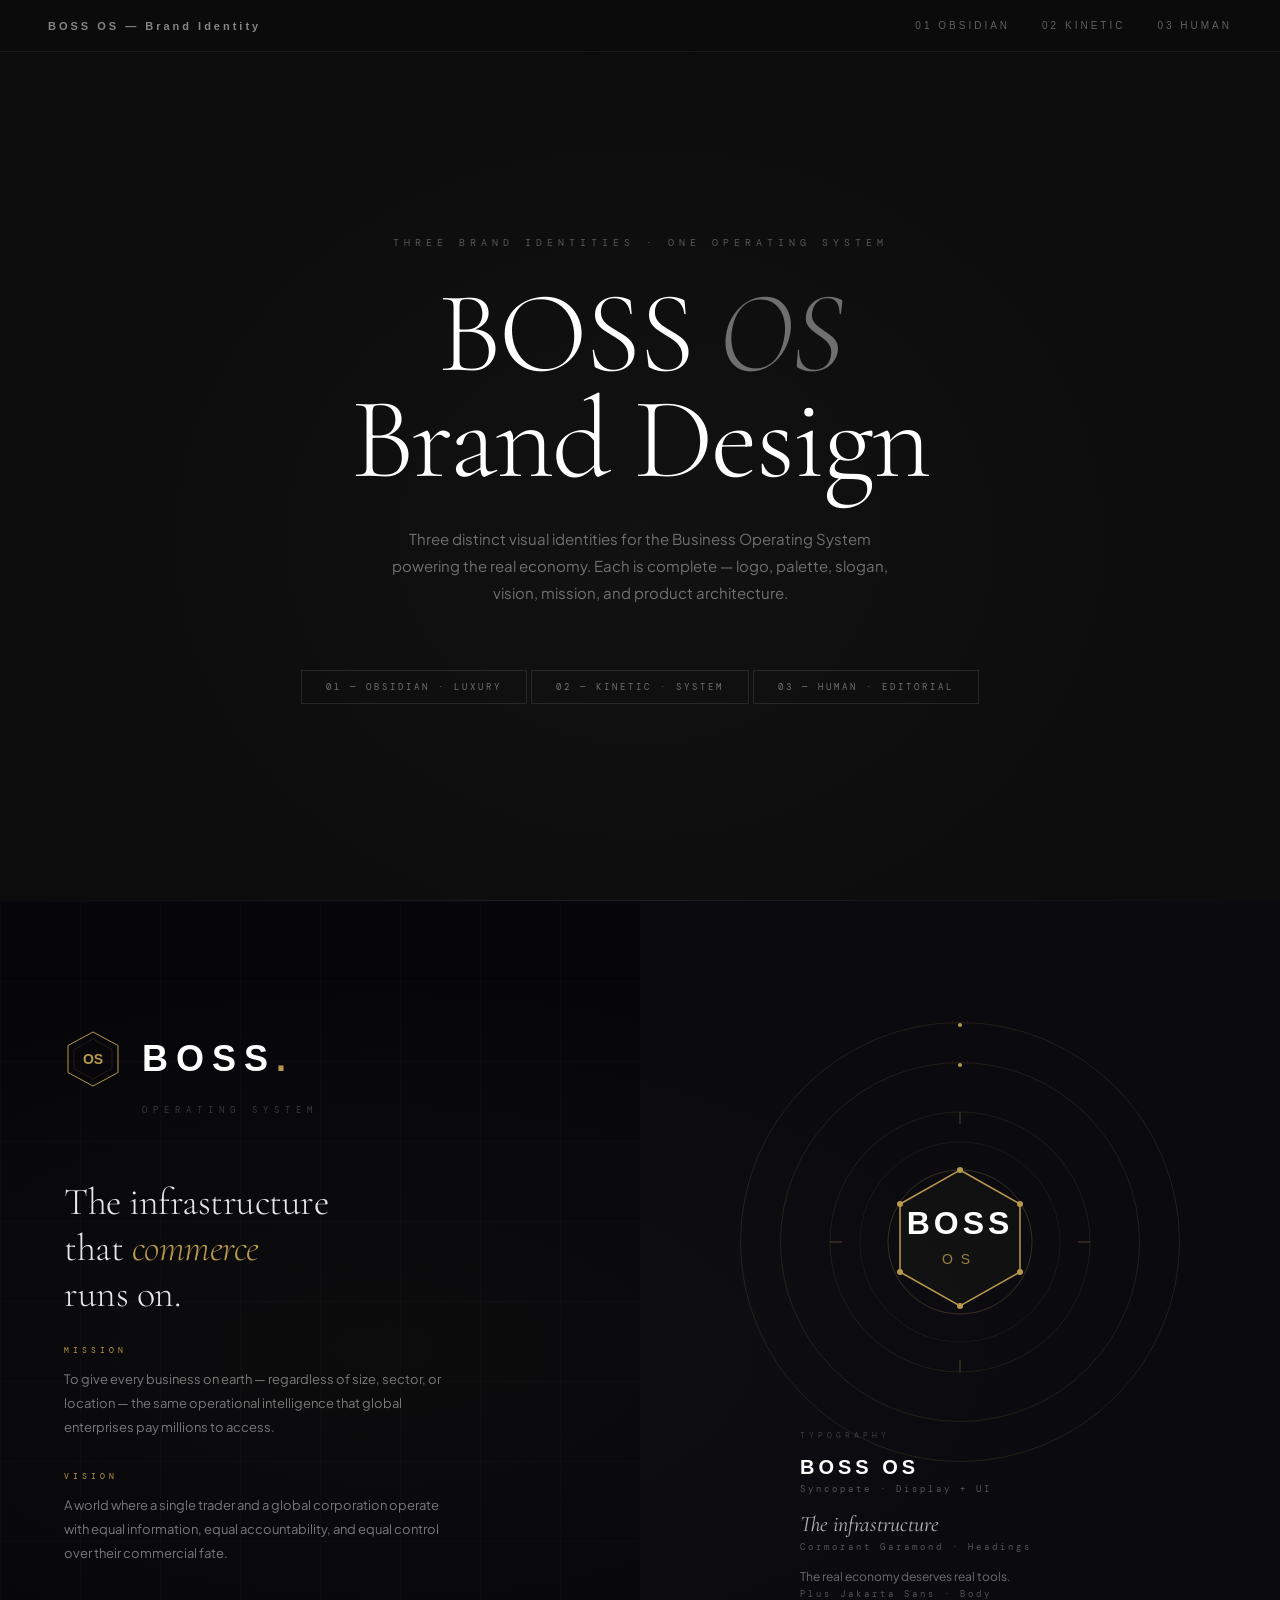
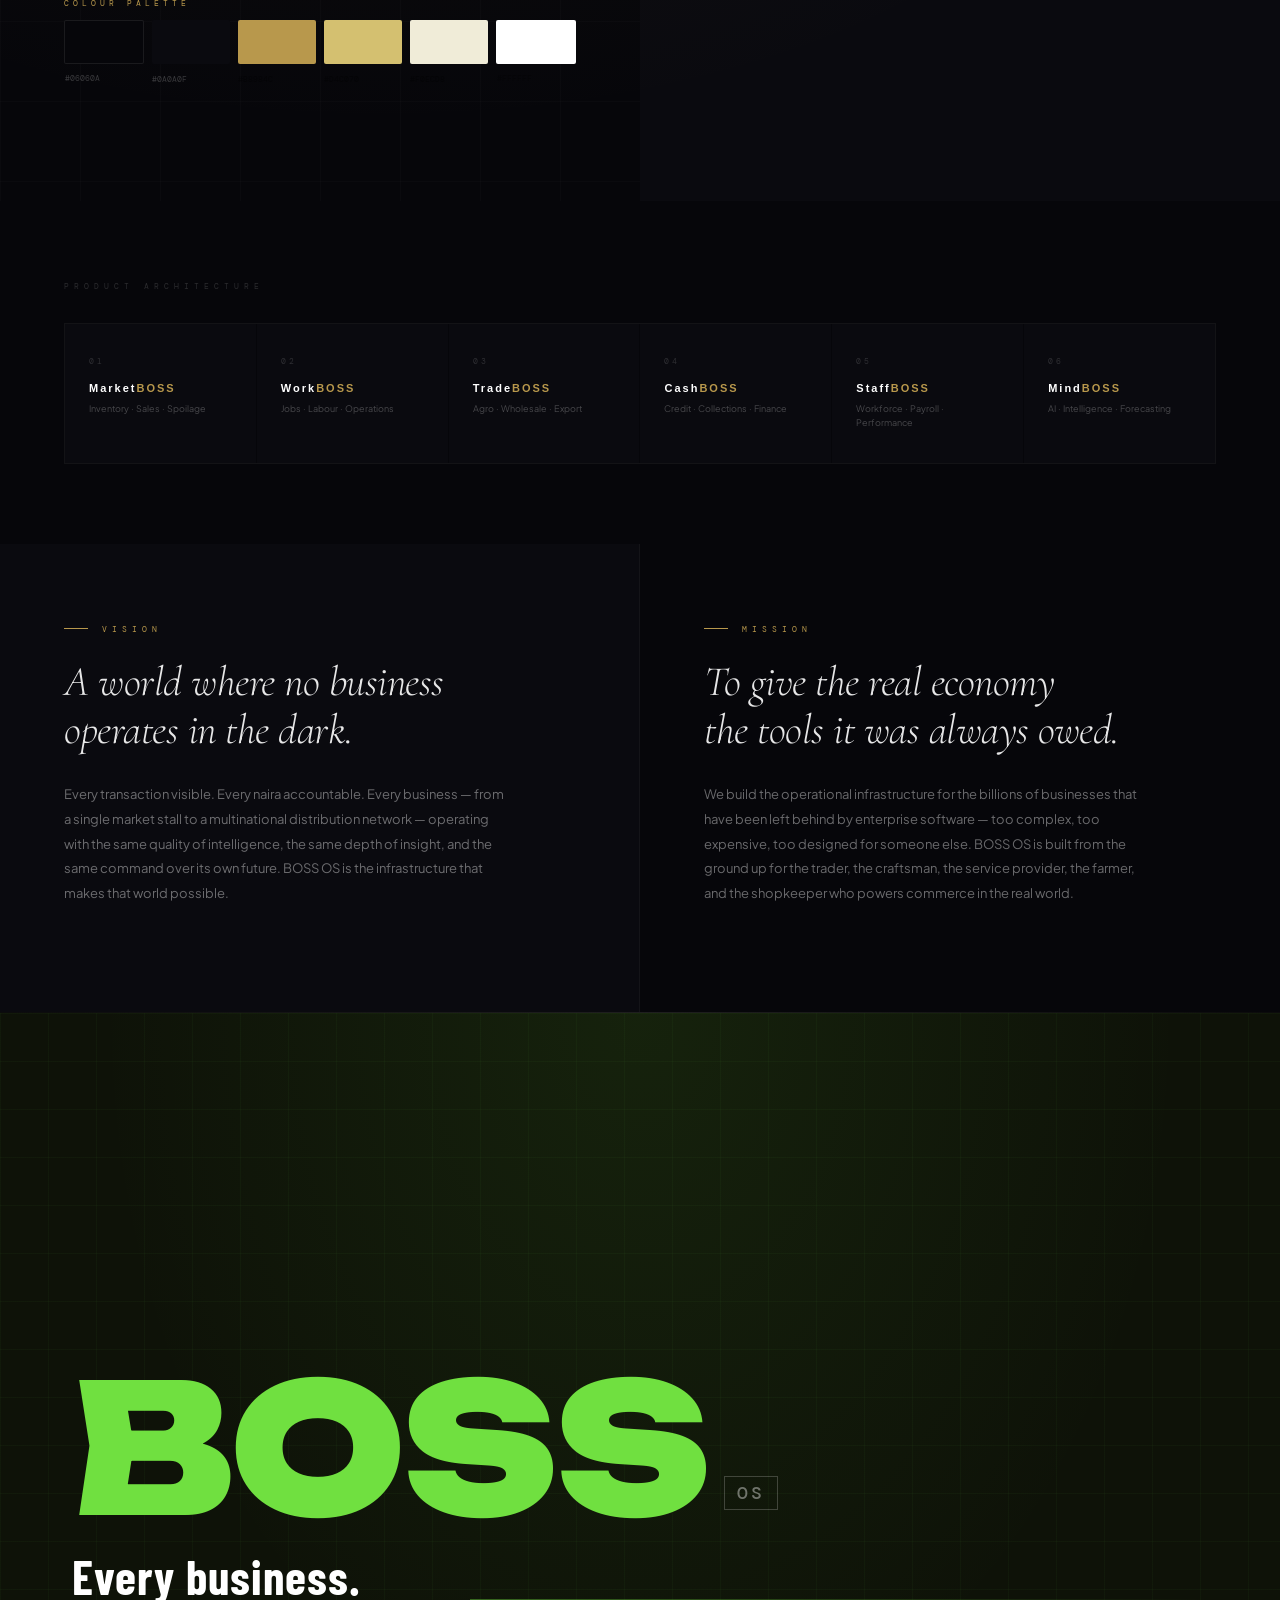
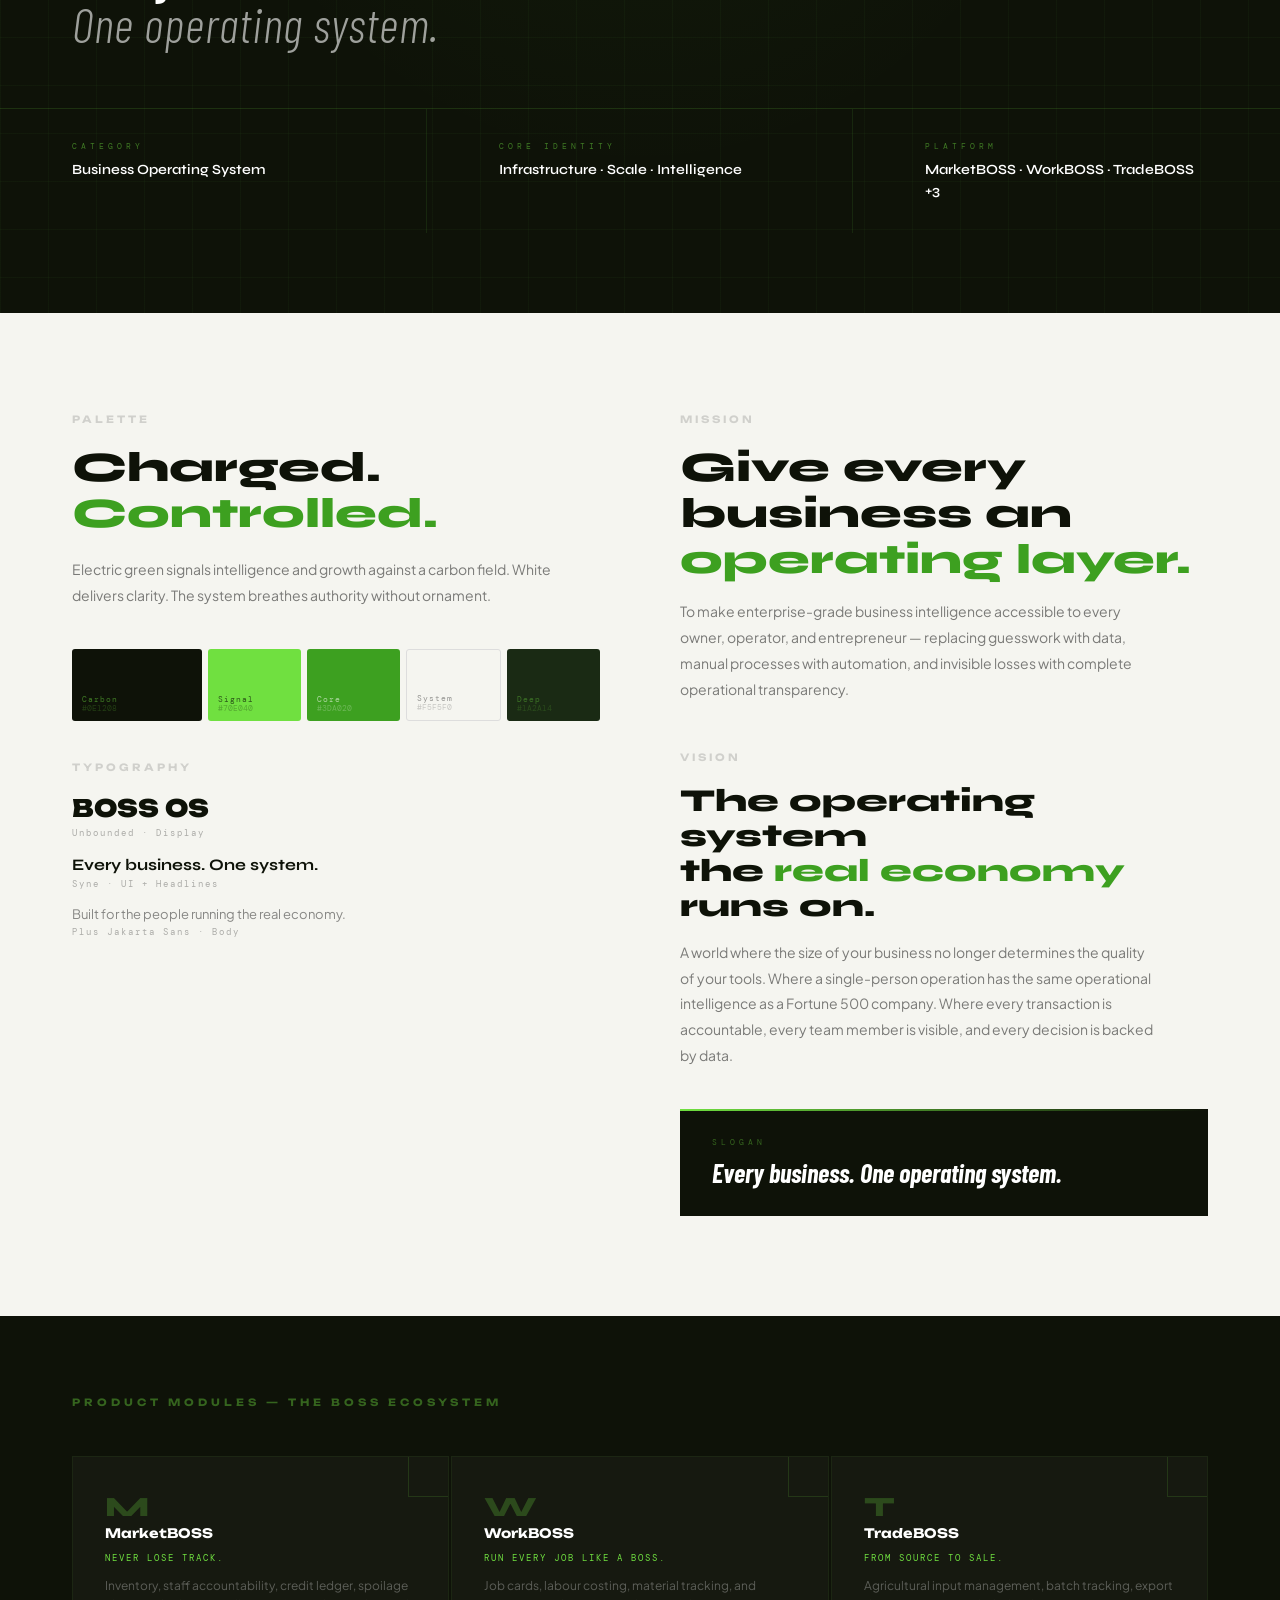
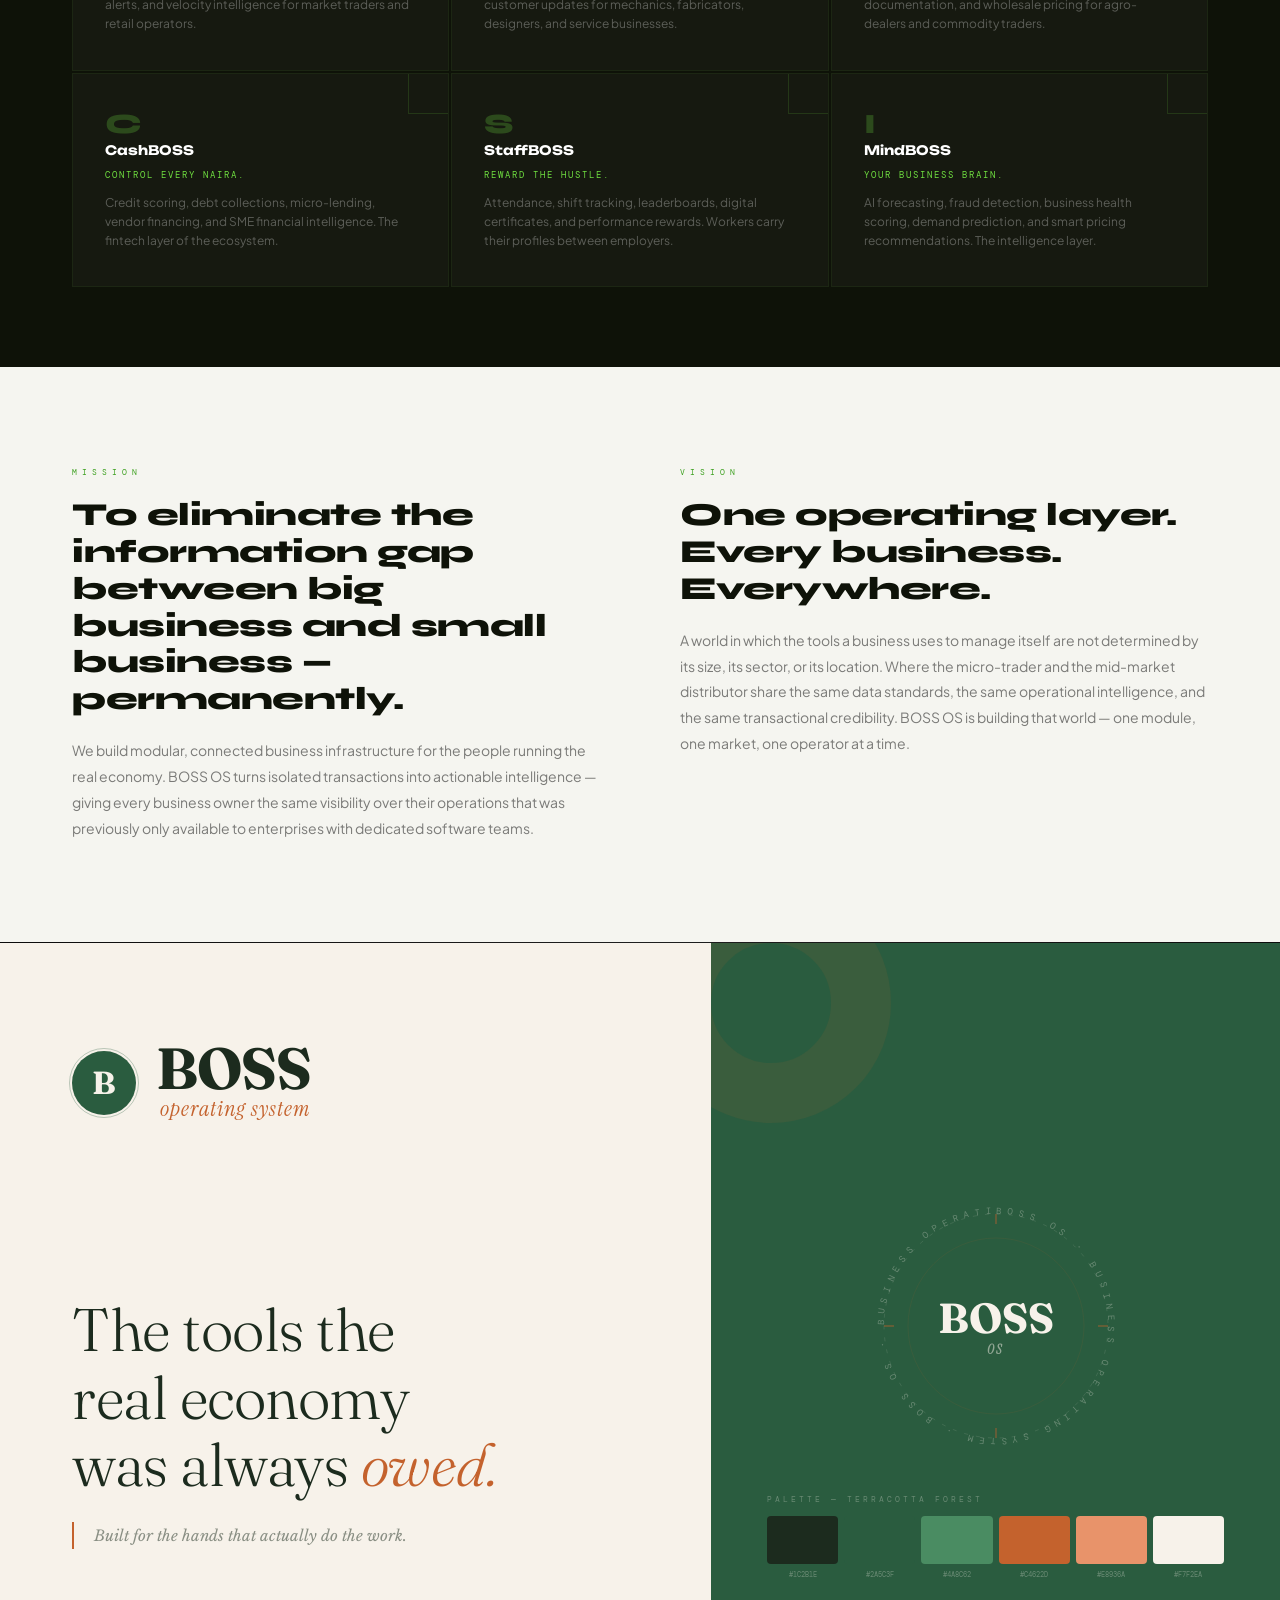
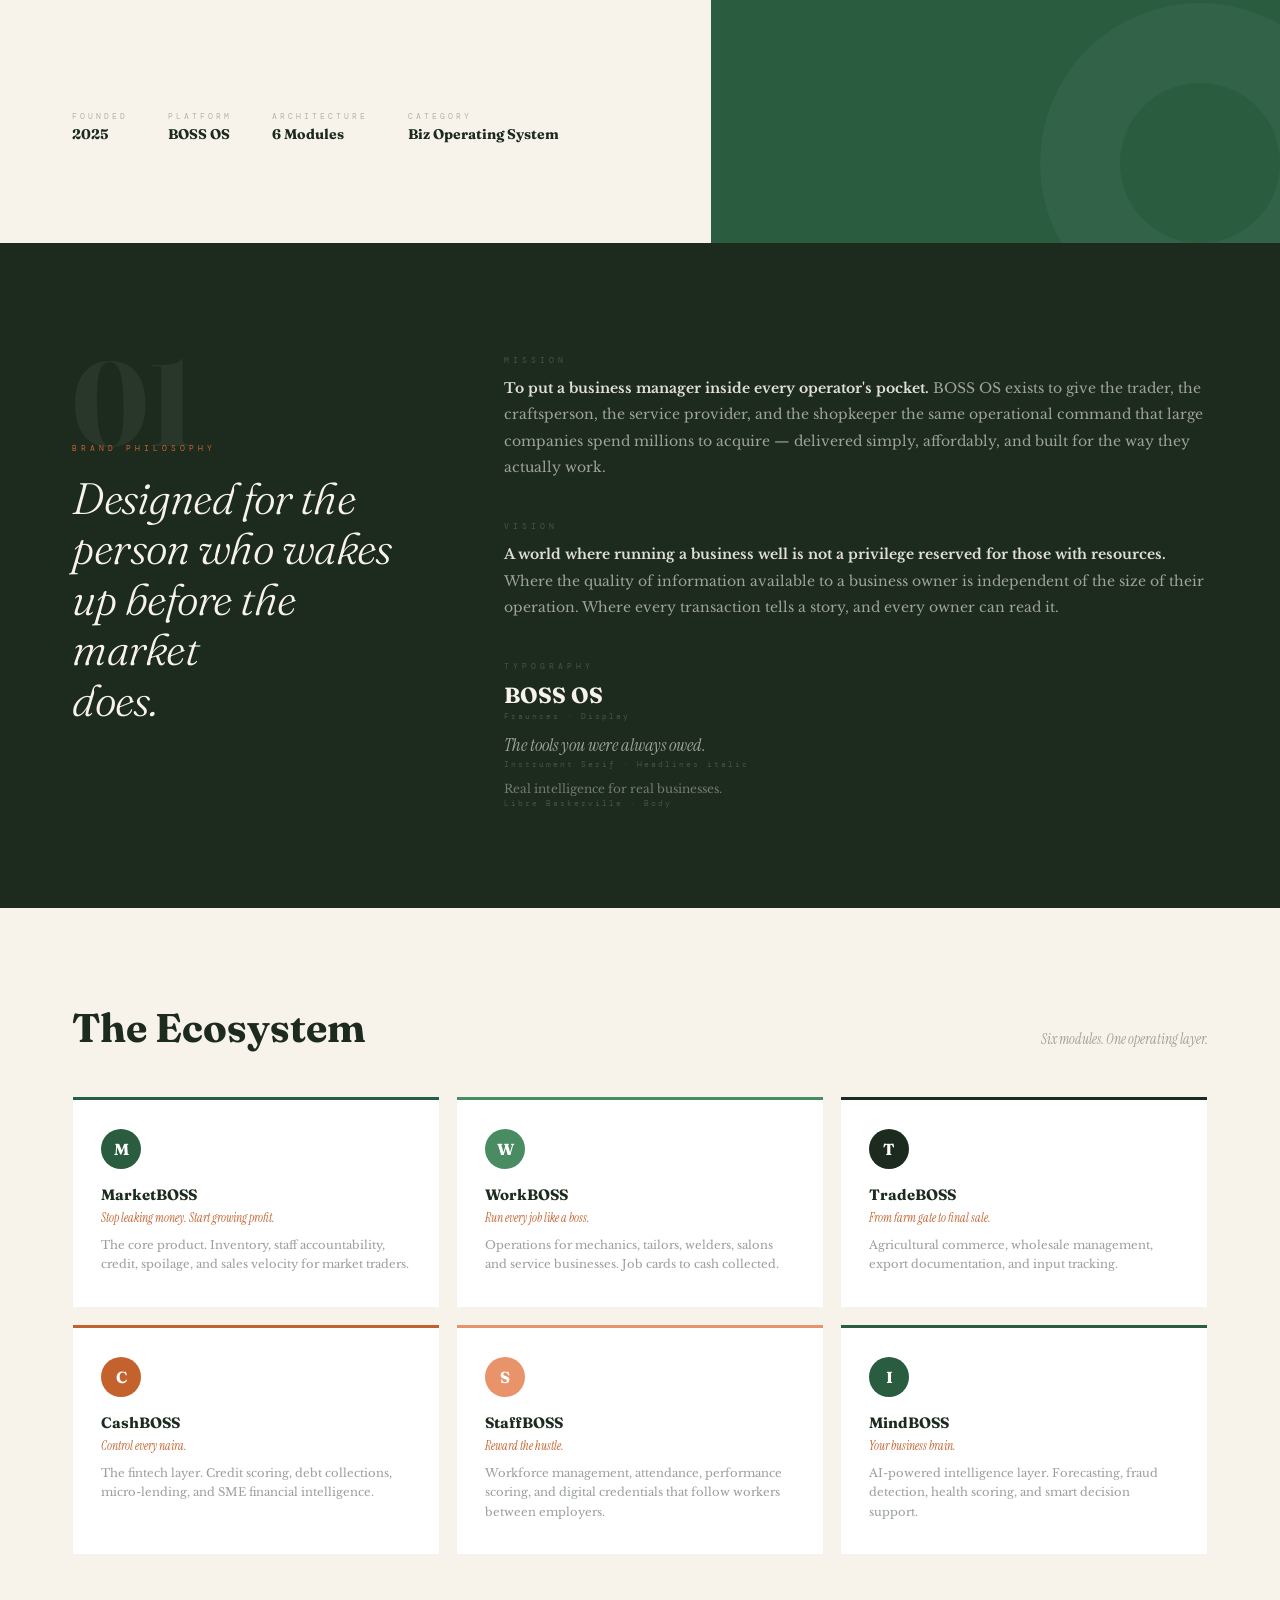
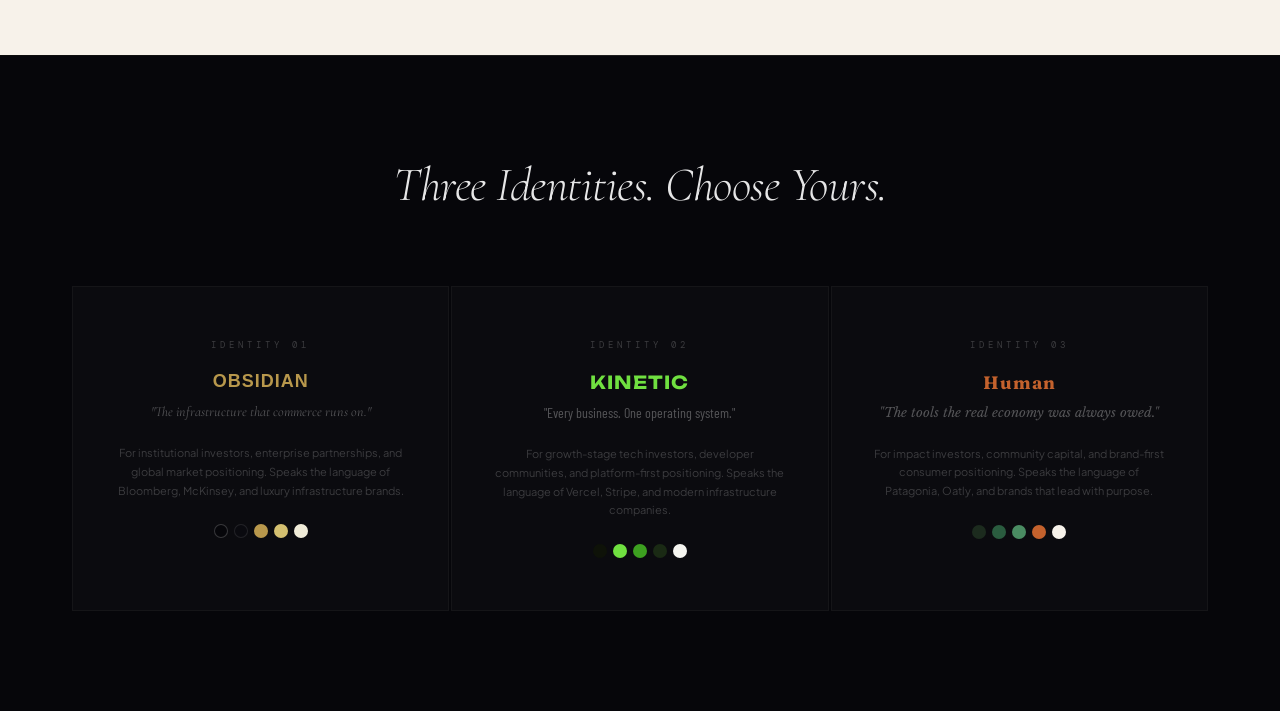
<file: brand.html>
<!DOCTYPE html>
<html lang="en">
<head>
<meta charset="UTF-8">
<meta name="viewport" content="width=device-width, initial-scale=1.0">
<title>BOSS OS — Three Brand Identity Designs</title>
<link href="https://fonts.googleapis.com/css2?family=Cormorant+Garamond:ital,wght@0,300;0,400;0,600;0,700;1,300;1,400;1,600&family=Editorial+New:ital@0;1&family=Syncopate:wght@400;700&family=Space+Grotesk:wght@300;400;500;600;700&family=Bebas+Neue&family=Barlow+Condensed:ital,wght@0,300;0,400;0,600;0,700;1,400&family=Syne:wght@400;500;600;700;800&family=Cabinet+Grotesk:wght@400;500;700;800;900&family=Fraunces:ital,opsz,wght@0,9..144,300;0,9..144,400;0,9..144,700;1,9..144,300;1,9..144,400&family=Libre+Baskerville:ital,wght@0,400;0,700;1,400&family=DM+Mono:wght@300;400;500&family=Instrument+Serif:ital@0;1&family=Unbounded:wght@400;700;900&family=Plus+Jakarta+Sans:wght@300;400;500;600;700;800&display=swap" rel="stylesheet">
<style>
*, *::before, *::after { margin: 0; padding: 0; box-sizing: border-box; }
html { scroll-behavior: smooth; }
body { background: #0c0c0c; font-family: sans-serif; overflow-x: hidden; }

/* ─── GLOBAL NAV ─────────────────────────────────────── */
.global-nav {
  position: fixed; top: 0; left: 0; right: 0; z-index: 1000;
  background: rgba(12,12,12,0.95);
  backdrop-filter: blur(12px);
  border-bottom: 1px solid rgba(255,255,255,0.06);
  display: flex; align-items: center; justify-content: space-between;
  padding: 0 48px; height: 52px;
}
.nav-brand {
  font-family: 'Syncopate', sans-serif;
  font-size: 11px; font-weight: 700;
  color: rgba(255,255,255,0.5);
  letter-spacing: 3px;
}
.nav-links { display: flex; gap: 32px; }
.nav-links a {
  font-size: 10px; letter-spacing: 3px;
  color: rgba(255,255,255,0.35);
  text-decoration: none;
  text-transform: uppercase;
  transition: color 0.2s;
}
.nav-links a:hover { color: rgba(255,255,255,0.8); }

/* ─── INTRO ──────────────────────────────────────────── */
.intro {
  min-height: 100vh;
  display: flex; flex-direction: column;
  align-items: center; justify-content: center;
  padding: 120px 48px 80px;
  text-align: center;
  position: relative;
  overflow: hidden;
}
.intro::before {
  content: '';
  position: absolute; inset: 0;
  background: radial-gradient(ellipse at 50% 60%, rgba(255,255,255,0.025) 0%, transparent 70%);
}
.intro-eyebrow {
  font-family: 'DM Mono', monospace;
  font-size: 10px; letter-spacing: 5px;
  color: rgba(255,255,255,0.3);
  text-transform: uppercase;
  margin-bottom: 32px;
}
.intro-title {
  font-family: 'Cormorant Garamond', serif;
  font-size: clamp(52px, 9vw, 120px);
  font-weight: 300; color: #fff;
  line-height: 0.92; letter-spacing: -2px;
  margin-bottom: 32px;
}
.intro-title em { font-style: italic; color: rgba(255,255,255,0.4); }
.intro-desc {
  font-family: 'Plus Jakarta Sans', sans-serif;
  font-size: 15px; color: rgba(255,255,255,0.4);
  max-width: 520px; line-height: 1.8; margin-bottom: 64px;
}
.brand-index {
  display: flex; gap: 4px; flex-wrap: wrap; justify-content: center;
}
.brand-pill {
  padding: 10px 24px;
  border: 1px solid rgba(255,255,255,0.1);
  font-family: 'DM Mono', monospace;
  font-size: 9px; letter-spacing: 3px;
  color: rgba(255,255,255,0.4);
  text-decoration: none;
  text-transform: uppercase;
  transition: all 0.25s;
  cursor: pointer;
}
.brand-pill:hover { border-color: rgba(255,255,255,0.35); color: rgba(255,255,255,0.8); }

/* ─── SECTION DIVIDER ────────────────────────────────── */
.section-divider {
  height: 1px;
  background: linear-gradient(90deg, transparent, rgba(255,255,255,0.08), transparent);
  margin: 0;
}

/* ════════════════════════════════════════════════════════
   BRAND 1 — OBSIDIAN
   Ultra-minimal luxury. Black, gold, platinum.
════════════════════════════════════════════════════════ */
#brand-1 { background: #06060a; }

.b1-hero {
  min-height: 100vh;
  display: grid;
  grid-template-columns: 1fr 1fr;
  position: relative;
  overflow: hidden;
}
.b1-hero::after {
  content: '';
  position: absolute; inset: 0;
  background: radial-gradient(ellipse at 30% 50%, rgba(184,152,76,0.04) 0%, transparent 60%);
  pointer-events: none;
}

/* Fine grid texture */
.b1-hero::before {
  content: '';
  position: absolute; inset: 0;
  background-image:
    linear-gradient(rgba(255,255,255,0.015) 1px, transparent 1px),
    linear-gradient(90deg, rgba(255,255,255,0.015) 1px, transparent 1px);
  background-size: 80px 80px;
  pointer-events: none;
}

.b1-left {
  padding: 120px 64px;
  display: flex; flex-direction: column;
  justify-content: center; position: relative; z-index: 1;
}

/* B1 LOGO */
.b1-logo {
  margin-bottom: 64px;
}
.b1-logo-mark {
  display: flex; align-items: center; gap: 20px;
  margin-bottom: 16px;
}
.b1-hexagon {
  width: 58px; height: 58px;
  position: relative;
}
.b1-hexagon svg { width: 100%; height: 100%; }
.b1-wordmark {
  font-family: 'Syncopate', sans-serif;
  font-size: 36px; font-weight: 700;
  color: #fff; letter-spacing: 8px;
  line-height: 1;
}
.b1-wordmark span { color: #b8984c; }
.b1-sub {
  font-family: 'DM Mono', monospace;
  font-size: 9px; letter-spacing: 6px;
  color: rgba(255,255,255,0.2);
  text-transform: uppercase;
  margin-left: 78px;
}

.b1-slogan {
  font-family: 'Cormorant Garamond', serif;
  font-size: 38px; font-weight: 300;
  color: rgba(255,255,255,0.9);
  line-height: 1.2; letter-spacing: -0.5px;
  margin-bottom: 28px;
  max-width: 420px;
}
.b1-slogan em { font-style: italic; color: #b8984c; }

.b1-mission-label {
  font-family: 'DM Mono', monospace;
  font-size: 8px; letter-spacing: 4px;
  color: #b8984c; text-transform: uppercase;
  margin-bottom: 12px;
}
.b1-statement {
  font-family: 'Plus Jakarta Sans', sans-serif;
  font-size: 13px; color: rgba(255,255,255,0.45);
  line-height: 1.85; max-width: 400px;
  margin-bottom: 32px;
}
.b1-right {
  position: relative; overflow: hidden;
  background: #0a0a0f;
  display: flex; flex-direction: column;
  align-items: center; justify-content: center;
  padding: 80px 48px;
}

/* B1 Large logo mark for right panel */
.b1-large-mark {
  position: relative; width: 280px; height: 280px;
  margin-bottom: 48px;
}
.b1-large-mark svg { width: 100%; height: 100%; }

/* Orbital rings */
.b1-orbit {
  position: absolute; border-radius: 50%;
  border: 0.5px solid rgba(184,152,76,0.15);
  animation: b1-rotate 20s linear infinite;
}
.b1-orbit-1 { inset: -40px; animation-duration: 30s; }
.b1-orbit-2 { inset: -80px; animation-duration: 45s; animation-direction: reverse; }
.b1-orbit-dot {
  position: absolute; width: 4px; height: 4px;
  background: #b8984c; border-radius: 50%;
  top: 0; left: 50%; transform: translateX(-50%);
}
@keyframes b1-rotate { to { transform: rotate(360deg); } }

/* Colour palette strip */
.b1-palette {
  width: 100%;
}
.b1-palette-label {
  font-family: 'DM Mono', monospace;
  font-size: 8px; letter-spacing: 4px;
  color: rgba(255,255,255,0.2); text-transform: uppercase;
  margin-bottom: 16px;
}
.b1-swatches {
  display: flex; gap: 8px; margin-bottom: 8px;
}
.b1-swatch {
  flex: 1; height: 44px; border-radius: 2px;
  position: relative;
}
.b1-swatch span {
  position: absolute; bottom: -20px; left: 0;
  font-family: 'DM Mono', monospace;
  font-size: 8px; color: rgba(255,255,255,0.25);
}

/* B1 Modules strip */
.b1-modules {
  padding: 80px 64px;
  background: #06060a;
}
.b1-modules-grid {
  display: grid;
  grid-template-columns: repeat(6, 1fr);
  gap: 1px;
  border: 1px solid rgba(255,255,255,0.05);
}
.b1-module {
  padding: 32px 24px;
  background: #0a0a0f;
  position: relative; overflow: hidden;
  transition: background 0.3s;
}
.b1-module:hover { background: #0e0e18; }
.b1-module::before {
  content: '';
  position: absolute; top: 0; left: 0; right: 0;
  height: 1px;
  background: linear-gradient(90deg, transparent, #b8984c, transparent);
  opacity: 0;
  transition: opacity 0.3s;
}
.b1-module:hover::before { opacity: 0.6; }
.b1-module-num {
  font-family: 'DM Mono', monospace;
  font-size: 8px; letter-spacing: 3px;
  color: rgba(255,255,255,0.15);
  margin-bottom: 16px;
}
.b1-module-name {
  font-family: 'Syncopate', sans-serif;
  font-size: 11px; font-weight: 700;
  color: #fff; letter-spacing: 2px;
  margin-bottom: 8px;
}
.b1-module-name span { color: #b8984c; }
.b1-module-tag {
  font-family: 'Plus Jakarta Sans', sans-serif;
  font-size: 9px; color: rgba(255,255,255,0.25);
  line-height: 1.6;
}

/* B1 Vision/Mission full spread */
.b1-vmspread {
  display: grid; grid-template-columns: 1fr 1fr;
  min-height: 52vh;
}
.b1-vm-block {
  padding: 80px 64px;
  position: relative;
}
.b1-vm-block:first-child { background: #0a0a0f; border-right: 1px solid rgba(255,255,255,0.04); }
.b1-vm-block:last-child { background: #06060a; }
.b1-vm-type {
  font-family: 'DM Mono', monospace;
  font-size: 8px; letter-spacing: 5px;
  color: #b8984c; text-transform: uppercase;
  margin-bottom: 24px; display: flex; align-items: center; gap: 14px;
}
.b1-vm-type::before {
  content: '';
  width: 24px; height: 1px; background: #b8984c; display: block;
}
.b1-vm-heading {
  font-family: 'Cormorant Garamond', serif;
  font-size: 42px; font-weight: 300; font-style: italic;
  color: rgba(255,255,255,0.9); line-height: 1.15;
  letter-spacing: -0.5px; margin-bottom: 28px;
}
.b1-vm-body {
  font-family: 'Plus Jakarta Sans', sans-serif;
  font-size: 13px; color: rgba(255,255,255,0.4);
  line-height: 1.9; max-width: 440px;
}

/* ════════════════════════════════════════════════════════
   BRAND 2 — KINETIC
   Bold modernist. Electric green, carbon black, white.
════════════════════════════════════════════════════════ */
#brand-2 { background: #f5f5f0; }

.b2-hero {
  background: #0e1208;
  min-height: 100vh;
  position: relative;
  overflow: hidden;
  display: flex; flex-direction: column;
  justify-content: flex-end;
  padding: 0 0 80px;
}

/* Circuit/grid background */
.b2-grid-bg {
  position: absolute; inset: 0;
  background-image:
    linear-gradient(rgba(112,224,64,0.04) 1px, transparent 1px),
    linear-gradient(90deg, rgba(112,224,64,0.04) 1px, transparent 1px);
  background-size: 48px 48px;
}
.b2-grid-bg::after {
  content: '';
  position: absolute; inset: 0;
  background: radial-gradient(ellipse at 50% 0%, rgba(112,224,64,0.08) 0%, transparent 60%);
}

/* HERO LOGO */
.b2-logo-wrap {
  position: relative; z-index: 2;
  padding: 120px 72px 0;
  display: flex; flex-direction: column;
}

.b2-logo-stack {
  display: flex; align-items: flex-start; gap: 0;
  margin-bottom: 0;
}

.b2-boss-large {
  font-family: 'Unbounded', sans-serif;
  font-size: clamp(80px, 16vw, 180px);
  font-weight: 900;
  color: #70e040;
  line-height: 0.88;
  letter-spacing: -4px;
  position: relative;
}
.b2-os-badge {
  font-family: 'DM Mono', monospace;
  font-size: 18px; font-weight: 500;
  color: rgba(255,255,255,0.4);
  border: 1px solid rgba(255,255,255,0.2);
  padding: 4px 12px;
  margin-left: 16px;
  align-self: flex-end;
  margin-bottom: 18px;
  letter-spacing: 3px;
}

.b2-tagline-row {
  display: flex; align-items: center; gap: 32px;
  margin-top: 24px; padding: 0 72px;
  position: relative; z-index: 2;
}
.b2-tagline {
  font-family: 'Barlow Condensed', sans-serif;
  font-size: clamp(28px, 4vw, 48px);
  font-weight: 300; font-style: italic;
  color: rgba(255,255,255,0.6);
  letter-spacing: 1px; line-height: 1;
}
.b2-tagline strong {
  font-weight: 700; font-style: normal; color: #fff;
}
.b2-rule {
  flex: 1; height: 1px;
  background: linear-gradient(90deg, rgba(112,224,64,0.4), transparent);
}

/* B2 Three-column info bar */
.b2-info-bar {
  display: grid; grid-template-columns: repeat(3, 1fr);
  border-top: 1px solid rgba(112,224,64,0.15);
  margin-top: 60px; position: relative; z-index: 2;
}
.b2-info-cell {
  padding: 32px 72px;
  border-right: 1px solid rgba(112,224,64,0.1);
}
.b2-info-cell:last-child { border-right: none; }
.b2-info-label {
  font-family: 'DM Mono', monospace;
  font-size: 8px; letter-spacing: 4px;
  color: rgba(112,224,64,0.5); text-transform: uppercase;
  margin-bottom: 8px;
}
.b2-info-val {
  font-family: 'Syne', sans-serif;
  font-size: 14px; font-weight: 600; color: #fff;
  line-height: 1.5;
}

/* B2 WHITE SECTION */
.b2-white {
  background: #f5f5f0;
  padding: 100px 72px;
}
.b2-white-grid {
  display: grid; grid-template-columns: 1fr 1fr;
  gap: 80px; align-items: start;
}
.b2-section-num {
  font-family: 'Unbounded', sans-serif;
  font-size: 10px; font-weight: 700;
  color: rgba(0,0,0,0.15); letter-spacing: 3px;
  margin-bottom: 20px;
}
.b2-section-heading {
  font-family: 'Syne', sans-serif;
  font-size: clamp(28px, 3.5vw, 42px);
  font-weight: 800; color: #0e1208;
  line-height: 1.1; margin-bottom: 20px;
}
.b2-section-heading em { font-style: normal; color: #3da020; }
.b2-section-body {
  font-family: 'Plus Jakarta Sans', sans-serif;
  font-size: 14px; color: rgba(0,0,0,0.5);
  line-height: 1.85; max-width: 480px;
}

/* B2 Palette */
.b2-palette {
  margin-top: 48px;
}
.b2-swatch-row {
  display: flex; gap: 6px;
}
.b2-sw {
  height: 72px; border-radius: 3px;
  display: flex; flex-direction: column;
  justify-content: flex-end; padding: 8px 10px;
  transition: flex 0.3s;
  cursor: default;
  flex: 1;
}
.b2-sw:hover { flex: 2; }
.b2-sw-name {
  font-family: 'DM Mono', monospace;
  font-size: 8px; letter-spacing: 1px;
}
.b2-sw-hex {
  font-family: 'DM Mono', monospace;
  font-size: 7.5px; opacity: 0.6;
}

/* B2 Module grid */
.b2-modules {
  background: #0e1208;
  padding: 80px 72px;
}
.b2-modules-title {
  font-family: 'Unbounded', sans-serif;
  font-size: 10px; font-weight: 700;
  color: rgba(112,224,64,0.4); letter-spacing: 4px;
  text-transform: uppercase; margin-bottom: 48px;
}
.b2-mod-grid {
  display: grid;
  grid-template-columns: repeat(3, 1fr);
  gap: 2px;
}
.b2-mod {
  background: rgba(255,255,255,0.03);
  padding: 36px 32px;
  border: 1px solid rgba(112,224,64,0.06);
  transition: background 0.25s, border-color 0.25s;
  position: relative; overflow: hidden;
}
.b2-mod:hover {
  background: rgba(112,224,64,0.04);
  border-color: rgba(112,224,64,0.2);
}
.b2-mod-prefix {
  font-family: 'Syne', sans-serif;
  font-size: 28px; font-weight: 800;
  color: rgba(112,224,64,0.25);
  margin-bottom: 4px; line-height: 1;
}
.b2-mod-name {
  font-family: 'Unbounded', sans-serif;
  font-size: 13px; font-weight: 700;
  color: #fff; margin-bottom: 12px;
}
.b2-mod-tagline {
  font-family: 'DM Mono', monospace;
  font-size: 8.5px; letter-spacing: 2px;
  color: #70e040; text-transform: uppercase;
  margin-bottom: 12px;
}
.b2-mod-desc {
  font-family: 'Plus Jakarta Sans', sans-serif;
  font-size: 12px; color: rgba(255,255,255,0.3);
  line-height: 1.6;
}
.b2-mod-accent {
  position: absolute; top: 0; right: 0;
  width: 40px; height: 40px;
  border-left: 1px solid rgba(112,224,64,0.15);
  border-bottom: 1px solid rgba(112,224,64,0.15);
}

/* B2 VM spread */
.b2-vm {
  background: #f5f5f0;
  padding: 100px 72px;
  display: grid; grid-template-columns: 1fr 1fr;
  gap: 80px;
}
.b2-vm-block {}
.b2-vm-label {
  font-family: 'DM Mono', monospace;
  font-size: 8px; letter-spacing: 5px;
  color: #3da020; text-transform: uppercase;
  margin-bottom: 20px;
}
.b2-vm-h {
  font-family: 'Syne', sans-serif;
  font-size: 32px; font-weight: 800;
  color: #0e1208; line-height: 1.15;
  margin-bottom: 20px; letter-spacing: -0.5px;
}
.b2-vm-p {
  font-family: 'Plus Jakarta Sans', sans-serif;
  font-size: 14px; color: rgba(0,0,0,0.5);
  line-height: 1.85;
}

/* ════════════════════════════════════════════════════════
   BRAND 3 — HUMAN
   Warm, editorial. Terracotta, forest, cream.
════════════════════════════════════════════════════════ */
#brand-3 { background: #f7f2ea; }

.b3-hero {
  background: #f7f2ea;
  min-height: 100vh;
  display: grid;
  grid-template-columns: 5fr 4fr;
  position: relative;
  overflow: hidden;
}

.b3-left {
  padding: 100px 72px;
  display: flex; flex-direction: column;
  justify-content: space-between;
  position: relative;
}

/* B3 LOGO */
.b3-logo {
  display: flex; flex-direction: column;
  gap: 0; margin-bottom: 0;
}
.b3-mark-row {
  display: flex; align-items: center; gap: 20px;
  margin-bottom: 12px;
}

/* The BOSS mark — hand-drawn circle feel */
.b3-mark-circle {
  width: 64px; height: 64px;
  border-radius: 50%;
  background: #2a5c3f;
  display: flex; align-items: center; justify-content: center;
  flex-shrink: 0;
  position: relative;
}
.b3-mark-circle::after {
  content: '';
  position: absolute; inset: -3px;
  border-radius: 50%;
  border: 1.5px solid #2a5c3f;
  opacity: 0.3;
}
.b3-mark-b {
  font-family: 'Fraunces', serif;
  font-size: 32px; font-weight: 700;
  color: #f7f2ea; line-height: 1;
}

.b3-wordmark-stack {}
.b3-boss-word {
  font-family: 'Fraunces', serif;
  font-size: 58px; font-weight: 700;
  color: #1c2b1e; line-height: 0.88;
  letter-spacing: -1px;
}
.b3-os-word {
  font-family: 'Instrument Serif', serif;
  font-size: 22px; font-style: italic;
  color: #c4622d;
  letter-spacing: 1px;
  margin-left: 4px;
}

.b3-slogan-block {
  margin: auto 0;
}
.b3-slogan {
  font-family: 'Fraunces', serif;
  font-size: clamp(36px, 5vw, 60px);
  font-weight: 300;
  color: #1c2b1e;
  line-height: 1.12;
  letter-spacing: -0.5px;
  margin-bottom: 24px;
}
.b3-slogan em {
  font-style: italic;
  color: #c4622d;
}
.b3-slogan strong {
  font-weight: 700;
}

.b3-tagline {
  font-family: 'Libre Baskerville', serif;
  font-size: 15px;
  color: rgba(28,43,30,0.5);
  line-height: 1.8;
  max-width: 420px;
  font-style: italic;
  padding-left: 20px;
  border-left: 2px solid #c4622d;
}

.b3-meta-row {
  display: flex; gap: 40px; flex-wrap: wrap;
}
.b3-meta {
  display: flex; flex-direction: column; gap: 4px;
}
.b3-meta-l {
  font-family: 'DM Mono', monospace;
  font-size: 8px; letter-spacing: 3px;
  color: rgba(28,43,30,0.3); text-transform: uppercase;
}
.b3-meta-v {
  font-family: 'Fraunces', serif;
  font-size: 14px; font-weight: 700; color: #1c2b1e;
}

.b3-right {
  background: #2a5c3f;
  display: flex; flex-direction: column;
  align-items: center; justify-content: center;
  padding: 80px 56px;
  position: relative; overflow: hidden;
}
.b3-right::before {
  content: '';
  position: absolute;
  bottom: -80px; right: -80px;
  width: 320px; height: 320px;
  border-radius: 50%;
  border: 80px solid rgba(255,255,255,0.04);
}
.b3-right::after {
  content: '';
  position: absolute;
  top: -60px; left: -60px;
  width: 240px; height: 240px;
  border-radius: 50%;
  border: 60px solid rgba(196,98,45,0.1);
}

/* Large rotating emblem */
.b3-emblem {
  width: 240px; height: 240px;
  position: relative; margin-bottom: 48px;
}
.b3-emblem-inner {
  width: 100%; height: 100%;
  animation: b3-spin 30s linear infinite;
}
.b3-emblem-center {
  position: absolute; top: 50%; left: 50%;
  transform: translate(-50%, -50%);
  font-family: 'Fraunces', serif;
  font-size: 42px; font-weight: 700;
  color: #f7f2ea;
  text-align: center;
  line-height: 1;
}
.b3-emblem-center span {
  display: block;
  font-family: 'Instrument Serif', serif;
  font-size: 13px; font-style: italic;
  color: rgba(247,242,234,0.5);
  letter-spacing: 2px; margin-top: 4px;
}
@keyframes b3-spin { to { transform: rotate(360deg); } }

/* Palette */
.b3-palette {
  width: 100%;
}
.b3-palette-label {
  font-family: 'DM Mono', monospace;
  font-size: 8px; letter-spacing: 3px;
  color: rgba(247,242,234,0.3); text-transform: uppercase;
  margin-bottom: 12px;
}
.b3-sw-row { display: flex; gap: 6px; }
.b3-sw { flex: 1; height: 48px; border-radius: 4px; }

/* B3 Editorial section */
.b3-editorial {
  background: #1c2b1e;
  padding: 100px 72px;
  display: grid;
  grid-template-columns: 1fr 2fr;
  gap: 80px;
}
.b3-ed-left {}
.b3-ed-num {
  font-family: 'Fraunces', serif;
  font-size: 120px; font-weight: 700;
  color: rgba(247,242,234,0.06);
  line-height: 1;
  margin-bottom: -20px;
}
.b3-ed-label {
  font-family: 'DM Mono', monospace;
  font-size: 8px; letter-spacing: 4px;
  color: #c4622d; text-transform: uppercase;
  margin-bottom: 20px;
}
.b3-ed-heading {
  font-family: 'Fraunces', serif;
  font-size: clamp(30px, 3.5vw, 44px);
  font-weight: 300; font-style: italic;
  color: #f7f2ea; line-height: 1.15;
  letter-spacing: -0.5px;
}
.b3-ed-right {
  display: flex; flex-direction: column; gap: 40px;
  padding-top: 12px;
}
.b3-ed-block {}
.b3-ed-block-label {
  font-family: 'DM Mono', monospace;
  font-size: 8px; letter-spacing: 4px;
  color: rgba(247,242,234,0.2); text-transform: uppercase;
  margin-bottom: 10px;
}
.b3-ed-block-text {
  font-family: 'Libre Baskerville', serif;
  font-size: 14px; color: rgba(247,242,234,0.6);
  line-height: 1.9;
}
.b3-ed-block-text strong { color: rgba(247,242,234,0.9); }

/* B3 Modules */
.b3-modules {
  background: #f7f2ea;
  padding: 100px 72px;
}
.b3-mod-header {
  display: flex; justify-content: space-between;
  align-items: flex-end; margin-bottom: 48px;
}
.b3-mod-title {
  font-family: 'Fraunces', serif;
  font-size: 40px; font-weight: 700;
  color: #1c2b1e; line-height: 1;
}
.b3-mod-note {
  font-family: 'Instrument Serif', serif;
  font-size: 14px; font-style: italic;
  color: rgba(28,43,30,0.4);
}
.b3-mod-grid {
  display: grid;
  grid-template-columns: repeat(3, 1fr);
  gap: 16px;
}
.b3-mod-card {
  background: #fff;
  padding: 32px 28px;
  border: 1px solid rgba(28,43,30,0.06);
  transition: transform 0.2s, box-shadow 0.2s;
  position: relative; overflow: hidden;
}
.b3-mod-card:hover {
  transform: translateY(-4px);
  box-shadow: 0 16px 40px rgba(28,43,30,0.1);
}
.b3-mod-card-accent {
  position: absolute; top: 0; left: 0; right: 0;
  height: 3px;
}
.b3-mod-icon {
  width: 40px; height: 40px;
  border-radius: 50%;
  display: flex; align-items: center; justify-content: center;
  margin-bottom: 16px;
  font-family: 'Fraunces', serif;
  font-size: 16px; font-weight: 700;
  color: #fff;
}
.b3-mod-n { font-family: 'Fraunces', serif; font-size: 15px; font-weight: 700; color: #1c2b1e; margin-bottom: 6px; }
.b3-mod-tl { font-family: 'Instrument Serif', serif; font-size: 12px; font-style: italic; color: #c4622d; margin-bottom: 10px; }
.b3-mod-d { font-family: 'Libre Baskerville', serif; font-size: 11.5px; color: rgba(28,43,30,0.45); line-height: 1.7; }

/* ─── COMPARISON FOOTER ───────────────────────────────── */
.comparison {
  background: #06060a;
  padding: 100px 72px;
}
.comparison-title {
  font-family: 'Cormorant Garamond', serif;
  font-size: 48px; font-weight: 300; font-style: italic;
  color: rgba(255,255,255,0.9); text-align: center;
  margin-bottom: 72px; letter-spacing: -0.5px;
}
.comparison-grid {
  display: grid; grid-template-columns: repeat(3, 1fr);
  gap: 2px;
}
.comp-card {
  padding: 52px 40px;
  background: rgba(255,255,255,0.02);
  text-align: center;
  border: 1px solid rgba(255,255,255,0.04);
  transition: background 0.25s;
  cursor: pointer;
}
.comp-card:hover { background: rgba(255,255,255,0.04); }
.comp-num {
  font-family: 'DM Mono', monospace;
  font-size: 9px; letter-spacing: 4px;
  color: rgba(255,255,255,0.2);
  margin-bottom: 20px;
}
.comp-name {
  font-size: 18px; font-weight: 700;
  margin-bottom: 8px; letter-spacing: 1px;
}
.comp-name-1 { font-family: 'Syncopate', sans-serif; color: #b8984c; }
.comp-name-2 { font-family: 'Unbounded', sans-serif; color: #70e040; }
.comp-name-3 { font-family: 'Fraunces', serif; color: #c4622d; }
.comp-slogan {
  font-size: 11px; color: rgba(255,255,255,0.3);
  line-height: 1.7; margin-bottom: 20px;
}
.comp-slogan-1 { font-family: 'Cormorant Garamond', serif; font-style: italic; font-size: 14px; }
.comp-slogan-2 { font-family: 'Barlow Condensed', sans-serif; font-size: 14px; }
.comp-slogan-3 { font-family: 'Libre Baskerville', serif; font-style: italic; font-size: 13px; }
.comp-desc { font-family: 'Plus Jakarta Sans', sans-serif; font-size: 11px; color: rgba(255,255,255,0.2); line-height: 1.7; }
.comp-swatch-row {
  display: flex; gap: 6px; justify-content: center;
  margin-top: 24px;
}
.comp-dot { width: 14px; height: 14px; border-radius: 50%; }

@media(max-width:900px) {
  .b1-hero,.b2-white-grid,.b3-hero,.b3-editorial,.b2-vm,.comparison-grid { grid-template-columns:1fr; }
  .b1-modules-grid,.b2-mod-grid,.b3-mod-grid { grid-template-columns:1fr 1fr; }
  .b1-vmspread { grid-template-columns:1fr; }
  .global-nav { padding:0 24px; }
  .b1-left,.b1-right,.b1-modules,.b2-logo-wrap,.b2-info-bar,.b2-white,.b2-modules,.b2-vm,.b3-left,.b3-right,.b3-editorial,.b3-modules,.comparison { padding:60px 28px; }
  .b2-info-bar { grid-template-columns:1fr; }
  .b2-info-cell { border-right:none; border-bottom:1px solid rgba(112,224,64,0.1); }
}
</style>
</head>
<body>

<!-- ─── NAV ─── -->
<nav class="global-nav">
  <div class="nav-brand">BOSS OS — Brand Identity</div>
  <div class="nav-links">
    <a href="#brand-1">01 Obsidian</a>
    <a href="#brand-2">02 Kinetic</a>
    <a href="#brand-3">03 Human</a>
  </div>
</nav>

<!-- ─── INTRO ─── -->
<div class="intro">
  <div class="intro-eyebrow">Three Brand Identities · One Operating System</div>
  <h1 class="intro-title">BOSS <em>OS</em><br>Brand Design</h1>
  <p class="intro-desc">Three distinct visual identities for the Business Operating System powering the real economy. Each is complete — logo, palette, slogan, vision, mission, and product architecture.</p>
  <div class="brand-index">
    <a href="#brand-1" class="brand-pill">01 — Obsidian · Luxury</a>
    <a href="#brand-2" class="brand-pill">02 — Kinetic · System</a>
    <a href="#brand-3" class="brand-pill">03 — Human · Editorial</a>
  </div>
</div>

<div class="section-divider"></div>

<!-- ══════════════════════════════════════════════════════════════
     BRAND 1 — OBSIDIAN
══════════════════════════════════════════════════════════════ -->
<section id="brand-1">

  <div class="b1-hero">
    <div class="b1-left">

      <!-- LOGO -->
      <div class="b1-logo">
        <div class="b1-logo-mark">
          <!-- Hexagon SVG mark -->
          <div class="b1-hexagon">
            <svg viewBox="0 0 58 58" fill="none" xmlns="http://www.w3.org/2000/svg">
              <polygon points="29,2 54,15.5 54,42.5 29,56 4,42.5 4,15.5"
                stroke="#b8984c" stroke-width="1" fill="none"/>
              <polygon points="29,9 48,19.5 48,38.5 29,49 10,38.5 10,19.5"
                stroke="rgba(184,152,76,0.3)" stroke-width="0.5" fill="none"/>
              <text x="29" y="34" font-family="Syncopate, sans-serif"
                font-size="14" font-weight="700" fill="#b8984c"
                text-anchor="middle">OS</text>
            </svg>
          </div>
          <div>
            <div class="b1-wordmark">BOSS<span>.</span></div>
          </div>
        </div>
        <div class="b1-sub">Operating System</div>
      </div>

      <!-- SLOGAN -->
      <div>
        <div class="b1-slogan">
          The infrastructure<br>
          that <em>commerce</em><br>
          runs on.
        </div>

        <div class="b1-mission-label">Mission</div>
        <div class="b1-statement">
          To give every business on earth — regardless of size, sector, or location — the same operational intelligence that global enterprises pay millions to access.
        </div>

        <div class="b1-mission-label">Vision</div>
        <div class="b1-statement">
          A world where a single trader and a global corporation operate with equal information, equal accountability, and equal control over their commercial fate.
        </div>
      </div>

      <!-- Colour palette -->
      <div>
        <div class="b1-mission-label">Colour Palette</div>
        <div class="b1-swatches">
          <div class="b1-swatch" style="background:#06060a;border:1px solid rgba(255,255,255,0.08)"><span style="color:rgba(255,255,255,0.2)">#06060A</span></div>
          <div class="b1-swatch" style="background:#0a0a0f"><span style="color:rgba(255,255,255,0.2)">#0A0A0F</span></div>
          <div class="b1-swatch" style="background:#b8984c"><span style="color:rgba(0,0,0,0.4)">#B8984C</span></div>
          <div class="b1-swatch" style="background:#d4c070"><span style="color:rgba(0,0,0,0.4)">#D4C070</span></div>
          <div class="b1-swatch" style="background:#f0ecd8"><span style="color:rgba(0,0,0,0.4)">#F0ECD8</span></div>
          <div class="b1-swatch" style="background:#ffffff;border:1px solid rgba(255,255,255,0.1)"><span style="color:rgba(0,0,0,0.3)">#FFFFFF</span></div>
        </div>
      </div>
    </div>

    <div class="b1-right">
      <!-- Large rotating emblem -->
      <div class="b1-large-mark">
        <div class="b1-orbit b1-orbit-1"><div class="b1-orbit-dot"></div></div>
        <div class="b1-orbit b1-orbit-2"><div class="b1-orbit-dot"></div></div>
        <svg viewBox="0 0 280 280" fill="none" xmlns="http://www.w3.org/2000/svg">
          <!-- Outer ring -->
          <circle cx="140" cy="140" r="130" stroke="rgba(184,152,76,0.12)" stroke-width="1"/>
          <!-- Mid ring -->
          <circle cx="140" cy="140" r="100" stroke="rgba(184,152,76,0.18)" stroke-width="0.5"/>
          <!-- Inner ring -->
          <circle cx="140" cy="140" r="72" stroke="rgba(184,152,76,0.25)" stroke-width="1"/>
          <!-- Hexagon -->
          <polygon points="140,68 200,102 200,170 140,204 80,170 80,102"
            stroke="#b8984c" stroke-width="1.5" fill="rgba(184,152,76,0.04)"/>
          <!-- Tick marks on outer ring -->
          <line x1="140" y1="10" x2="140" y2="22" stroke="rgba(184,152,76,0.4)" stroke-width="1"/>
          <line x1="140" y1="258" x2="140" y2="270" stroke="rgba(184,152,76,0.4)" stroke-width="1"/>
          <line x1="10" y1="140" x2="22" y2="140" stroke="rgba(184,152,76,0.4)" stroke-width="1"/>
          <line x1="258" y1="140" x2="270" y2="140" stroke="rgba(184,152,76,0.4)" stroke-width="1"/>
          <!-- BOSS text -->
          <text x="140" y="132" font-family="Syncopate, sans-serif"
            font-size="32" font-weight="700" fill="white"
            text-anchor="middle" letter-spacing="4">BOSS</text>
          <!-- OS text -->
          <text x="140" y="162" font-family="Syncopate, sans-serif"
            font-size="14" font-weight="400" fill="rgba(184,152,76,0.8)"
            text-anchor="middle" letter-spacing="8">OS</text>
          <!-- Small cross marks at hex points -->
          <circle cx="140" cy="68" r="3" fill="#b8984c"/>
          <circle cx="200" cy="102" r="3" fill="#b8984c"/>
          <circle cx="200" cy="170" r="3" fill="#b8984c"/>
          <circle cx="140" cy="204" r="3" fill="#b8984c"/>
          <circle cx="80" cy="170" r="3" fill="#b8984c"/>
          <circle cx="80" cy="102" r="3" fill="#b8984c"/>
        </svg>
      </div>

      <!-- Palette on dark -->
      <div class="b1-palette" style="max-width:320px;">
        <div class="b1-palette-label">Typography</div>
        <div style="margin-bottom:16px;">
          <div style="font-family:'Syncopate',sans-serif;font-size:20px;font-weight:700;color:#fff;letter-spacing:4px;margin-bottom:4px;">BOSS OS</div>
          <div style="font-family:'DM Mono',monospace;font-size:9px;letter-spacing:3px;color:rgba(255,255,255,0.3);">Syncopate · Display + UI</div>
        </div>
        <div style="margin-bottom:16px;">
          <div style="font-family:'Cormorant Garamond',serif;font-size:22px;font-style:italic;color:rgba(255,255,255,0.7);margin-bottom:4px;">The infrastructure</div>
          <div style="font-family:'DM Mono',monospace;font-size:9px;letter-spacing:3px;color:rgba(255,255,255,0.3);">Cormorant Garamond · Headings</div>
        </div>
        <div>
          <div style="font-family:'Plus Jakarta Sans',sans-serif;font-size:12px;color:rgba(255,255,255,0.4);margin-bottom:4px;">The real economy deserves real tools.</div>
          <div style="font-family:'DM Mono',monospace;font-size:9px;letter-spacing:3px;color:rgba(255,255,255,0.3);">Plus Jakarta Sans · Body</div>
        </div>
      </div>
    </div>
  </div>

  <!-- Modules -->
  <div class="b1-modules">
    <div style="font-family:'DM Mono',monospace;font-size:8px;letter-spacing:5px;color:rgba(255,255,255,0.15);text-transform:uppercase;margin-bottom:32px;">Product Architecture</div>
    <div class="b1-modules-grid">
      <div class="b1-module">
        <div class="b1-module-num">01</div>
        <div class="b1-module-name">Market<span>BOSS</span></div>
        <div class="b1-module-tag">Inventory · Sales · Spoilage</div>
      </div>
      <div class="b1-module">
        <div class="b1-module-num">02</div>
        <div class="b1-module-name">Work<span>BOSS</span></div>
        <div class="b1-module-tag">Jobs · Labour · Operations</div>
      </div>
      <div class="b1-module">
        <div class="b1-module-num">03</div>
        <div class="b1-module-name">Trade<span>BOSS</span></div>
        <div class="b1-module-tag">Agro · Wholesale · Export</div>
      </div>
      <div class="b1-module">
        <div class="b1-module-num">04</div>
        <div class="b1-module-name">Cash<span>BOSS</span></div>
        <div class="b1-module-tag">Credit · Collections · Finance</div>
      </div>
      <div class="b1-module">
        <div class="b1-module-num">05</div>
        <div class="b1-module-name">Staff<span>BOSS</span></div>
        <div class="b1-module-tag">Workforce · Payroll · Performance</div>
      </div>
      <div class="b1-module">
        <div class="b1-module-num">06</div>
        <div class="b1-module-name">Mind<span>BOSS</span></div>
        <div class="b1-module-tag">AI · Intelligence · Forecasting</div>
      </div>
    </div>
  </div>

  <!-- Vision + Mission -->
  <div class="b1-vmspread">
    <div class="b1-vm-block">
      <div class="b1-vm-type">Vision</div>
      <div class="b1-vm-heading">A world where no business<br>operates in the dark.</div>
      <div class="b1-vm-body">Every transaction visible. Every naira accountable. Every business — from a single market stall to a multinational distribution network — operating with the same quality of intelligence, the same depth of insight, and the same command over its own future. BOSS OS is the infrastructure that makes that world possible.</div>
    </div>
    <div class="b1-vm-block">
      <div class="b1-vm-type">Mission</div>
      <div class="b1-vm-heading">To give the real economy<br>the tools it was always owed.</div>
      <div class="b1-vm-body">We build the operational infrastructure for the billions of businesses that have been left behind by enterprise software — too complex, too expensive, too designed for someone else. BOSS OS is built from the ground up for the trader, the craftsman, the service provider, the farmer, and the shopkeeper who powers commerce in the real world.</div>
    </div>
  </div>

</section>

<div class="section-divider"></div>

<!-- ══════════════════════════════════════════════════════════════
     BRAND 2 — KINETIC
══════════════════════════════════════════════════════════════ -->
<section id="brand-2">

  <div class="b2-hero">
    <div class="b2-grid-bg"></div>

    <div class="b2-logo-wrap">
      <div class="b2-logo-stack">
        <div class="b2-boss-large">BOSS</div>
        <div class="b2-os-badge">OS</div>
      </div>
    </div>

    <div class="b2-tagline-row">
      <div class="b2-tagline"><strong>Every business.</strong><br>One operating system.</div>
      <div class="b2-rule"></div>
    </div>

    <div class="b2-info-bar">
      <div class="b2-info-cell">
        <div class="b2-info-label">Category</div>
        <div class="b2-info-val">Business Operating System</div>
      </div>
      <div class="b2-info-cell">
        <div class="b2-info-label">Core Identity</div>
        <div class="b2-info-val">Infrastructure · Scale · Intelligence</div>
      </div>
      <div class="b2-info-cell">
        <div class="b2-info-label">Platform</div>
        <div class="b2-info-val">MarketBOSS · WorkBOSS · TradeBOSS +3</div>
      </div>
    </div>
  </div>

  <!-- White section: Palette + Statements -->
  <div class="b2-white">
    <div class="b2-white-grid">
      <div>
        <div class="b2-section-num">PALETTE</div>
        <div class="b2-section-heading">Charged.<br><em>Controlled.</em></div>
        <div class="b2-section-body">Electric green signals intelligence and growth against a carbon field. White delivers clarity. The system breathes authority without ornament.</div>

        <div class="b2-palette" style="margin-top:40px;">
          <div class="b2-swatch-row">
            <div class="b2-sw" style="background:#0e1208;flex:1.5;">
              <div class="b2-sw-name" style="color:rgba(112,224,64,0.5);">Carbon</div>
              <div class="b2-sw-hex" style="color:rgba(112,224,64,0.35);">#0E1208</div>
            </div>
            <div class="b2-sw" style="background:#70e040;flex:1;">
              <div class="b2-sw-name" style="color:rgba(0,0,0,0.6);">Signal</div>
              <div class="b2-sw-hex" style="color:rgba(0,0,0,0.4);">#70E040</div>
            </div>
            <div class="b2-sw" style="background:#3da020;">
              <div class="b2-sw-name" style="color:rgba(255,255,255,0.6);">Core</div>
              <div class="b2-sw-hex" style="color:rgba(255,255,255,0.4);">#3DA020</div>
            </div>
            <div class="b2-sw" style="background:#f5f5f0;border:1px solid #ddd;">
              <div class="b2-sw-name" style="color:rgba(0,0,0,0.4);">System</div>
              <div class="b2-sw-hex" style="color:rgba(0,0,0,0.3);">#F5F5F0</div>
            </div>
            <div class="b2-sw" style="background:#1a2a14;">
              <div class="b2-sw-name" style="color:rgba(112,224,64,0.4);">Deep</div>
              <div class="b2-sw-hex" style="color:rgba(112,224,64,0.3);">#1A2A14</div>
            </div>
          </div>
        </div>

        <div style="margin-top:40px;">
          <div class="b2-section-num">TYPOGRAPHY</div>
          <div style="font-family:'Unbounded',sans-serif;font-size:24px;font-weight:900;color:#0e1208;margin-bottom:4px;">BOSS OS</div>
          <div style="font-family:'DM Mono',monospace;font-size:9px;letter-spacing:2px;color:rgba(0,0,0,0.3);margin-bottom:16px;">Unbounded · Display</div>
          <div style="font-family:'Syne',sans-serif;font-size:16px;font-weight:700;color:#0e1208;margin-bottom:4px;">Every business. One system.</div>
          <div style="font-family:'DM Mono',monospace;font-size:9px;letter-spacing:2px;color:rgba(0,0,0,0.3);margin-bottom:16px;">Syne · UI + Headlines</div>
          <div style="font-family:'Plus Jakarta Sans',sans-serif;font-size:13px;color:rgba(0,0,0,0.45);margin-bottom:4px;">Built for the people running the real economy.</div>
          <div style="font-family:'DM Mono',monospace;font-size:9px;letter-spacing:2px;color:rgba(0,0,0,0.3);">Plus Jakarta Sans · Body</div>
        </div>
      </div>

      <div>
        <!-- Mission -->
        <div class="b2-section-num">MISSION</div>
        <div class="b2-section-heading" style="margin-bottom:16px;">Give every<br>business an<br><em>operating layer.</em></div>
        <div class="b2-section-body" style="margin-bottom:48px;">
          To make enterprise-grade business intelligence accessible to every owner, operator, and entrepreneur — replacing guesswork with data, manual processes with automation, and invisible losses with complete operational transparency.
        </div>

        <!-- Vision -->
        <div class="b2-section-num">VISION</div>
        <div class="b2-section-heading" style="font-size:clamp(22px,2.5vw,32px);margin-bottom:16px;">The operating system<br>the <em>real economy</em><br>runs on.</div>
        <div class="b2-section-body">
          A world where the size of your business no longer determines the quality of your tools. Where a single-person operation has the same operational intelligence as a Fortune 500 company. Where every transaction is accountable, every team member is visible, and every decision is backed by data.
        </div>

        <!-- Slogan callout -->
        <div style="margin-top:40px;padding:28px 32px;background:#0e1208;position:relative;overflow:hidden;">
          <div style="position:absolute;top:0;left:0;right:0;height:2px;background:linear-gradient(90deg,#70e040,transparent);"></div>
          <div style="font-family:'DM Mono',monospace;font-size:8px;letter-spacing:4px;color:rgba(112,224,64,0.4);text-transform:uppercase;margin-bottom:10px;">Slogan</div>
          <div style="font-family:'Barlow Condensed',sans-serif;font-size:26px;font-weight:700;color:#fff;font-style:italic;">
            Every business. One operating system.
          </div>
        </div>
      </div>
    </div>
  </div>

  <!-- Module grid -->
  <div class="b2-modules">
    <div class="b2-modules-title">Product Modules — The BOSS Ecosystem</div>
    <div class="b2-mod-grid">
      <div class="b2-mod">
        <div class="b2-mod-accent"></div>
        <div class="b2-mod-prefix">M</div>
        <div class="b2-mod-name">MarketBOSS</div>
        <div class="b2-mod-tagline">Never lose track.</div>
        <div class="b2-mod-desc">Inventory, staff accountability, credit ledger, spoilage alerts, and velocity intelligence for market traders and retail operators.</div>
      </div>
      <div class="b2-mod">
        <div class="b2-mod-accent"></div>
        <div class="b2-mod-prefix">W</div>
        <div class="b2-mod-name">WorkBOSS</div>
        <div class="b2-mod-tagline">Run every job like a boss.</div>
        <div class="b2-mod-desc">Job cards, labour costing, material tracking, and customer updates for mechanics, fabricators, designers, and service businesses.</div>
      </div>
      <div class="b2-mod">
        <div class="b2-mod-accent"></div>
        <div class="b2-mod-prefix">T</div>
        <div class="b2-mod-name">TradeBOSS</div>
        <div class="b2-mod-tagline">From source to sale.</div>
        <div class="b2-mod-desc">Agricultural input management, batch tracking, export documentation, and wholesale pricing for agro-dealers and commodity traders.</div>
      </div>
      <div class="b2-mod">
        <div class="b2-mod-accent"></div>
        <div class="b2-mod-prefix">C</div>
        <div class="b2-mod-name">CashBOSS</div>
        <div class="b2-mod-tagline">Control every naira.</div>
        <div class="b2-mod-desc">Credit scoring, debt collections, micro-lending, vendor financing, and SME financial intelligence. The fintech layer of the ecosystem.</div>
      </div>
      <div class="b2-mod">
        <div class="b2-mod-accent"></div>
        <div class="b2-mod-prefix">S</div>
        <div class="b2-mod-name">StaffBOSS</div>
        <div class="b2-mod-tagline">Reward the hustle.</div>
        <div class="b2-mod-desc">Attendance, shift tracking, leaderboards, digital certificates, and performance rewards. Workers carry their profiles between employers.</div>
      </div>
      <div class="b2-mod">
        <div class="b2-mod-accent"></div>
        <div class="b2-mod-prefix">I</div>
        <div class="b2-mod-name">MindBOSS</div>
        <div class="b2-mod-tagline">Your business brain.</div>
        <div class="b2-mod-desc">AI forecasting, fraud detection, business health scoring, demand prediction, and smart pricing recommendations. The intelligence layer.</div>
      </div>
    </div>
  </div>

  <!-- VM spread -->
  <div class="b2-vm">
    <div class="b2-vm-block">
      <div class="b2-vm-label">Mission</div>
      <div class="b2-vm-h">To eliminate the information gap between big business and small business — permanently.</div>
      <div class="b2-vm-p">We build modular, connected business infrastructure for the people running the real economy. BOSS OS turns isolated transactions into actionable intelligence — giving every business owner the same visibility over their operations that was previously only available to enterprises with dedicated software teams.</div>
    </div>
    <div class="b2-vm-block">
      <div class="b2-vm-label">Vision</div>
      <div class="b2-vm-h">One operating layer. Every business. Everywhere.</div>
      <div class="b2-vm-p">A world in which the tools a business uses to manage itself are not determined by its size, its sector, or its location. Where the micro-trader and the mid-market distributor share the same data standards, the same operational intelligence, and the same transactional credibility. BOSS OS is building that world — one module, one market, one operator at a time.</div>
    </div>
  </div>

</section>

<div class="section-divider"></div>

<!-- ══════════════════════════════════════════════════════════════
     BRAND 3 — HUMAN
══════════════════════════════════════════════════════════════ -->
<section id="brand-3">

  <div class="b3-hero">
    <div class="b3-left">

      <!-- Logo -->
      <div class="b3-logo">
        <div class="b3-mark-row">
          <div class="b3-mark-circle">
            <div class="b3-mark-b">B</div>
          </div>
          <div class="b3-wordmark-stack">
            <div class="b3-boss-word">BOSS</div>
            <div class="b3-os-word">operating system</div>
          </div>
        </div>
      </div>

      <!-- Slogan block -->
      <div class="b3-slogan-block">
        <div class="b3-slogan">
          The tools the<br>
          real economy<br>
          was always <em>owed.</em>
        </div>
        <div class="b3-tagline">
          Built for the hands that actually do the work.
        </div>
      </div>

      <!-- Meta -->
      <div class="b3-meta-row">
        <div class="b3-meta">
          <div class="b3-meta-l">Founded</div>
          <div class="b3-meta-v">2025</div>
        </div>
        <div class="b3-meta">
          <div class="b3-meta-l">Platform</div>
          <div class="b3-meta-v">BOSS OS</div>
        </div>
        <div class="b3-meta">
          <div class="b3-meta-l">Architecture</div>
          <div class="b3-meta-v">6 Modules</div>
        </div>
        <div class="b3-meta">
          <div class="b3-meta-l">Category</div>
          <div class="b3-meta-v">Biz Operating System</div>
        </div>
      </div>
    </div>

    <div class="b3-right">
      <!-- Rotating emblem -->
      <div class="b3-emblem">
        <svg class="b3-emblem-inner" viewBox="0 0 240 240" fill="none" xmlns="http://www.w3.org/2000/svg">
          <circle cx="120" cy="120" r="112" stroke="rgba(247,242,234,0.1)" stroke-width="1" stroke-dasharray="4 8"/>
          <circle cx="120" cy="120" r="88" stroke="rgba(196,98,45,0.2)" stroke-width="0.5"/>
          <text>
            <textPath href="#circle-path" font-family="DM Mono, monospace" font-size="9" fill="rgba(247,242,234,0.3)" letter-spacing="6">
              BOSS OS · BUSINESS OPERATING SYSTEM · BOSS OS · BUSINESS OPERATING SYSTEM ·
            </textPath>
          </text>
          <defs>
            <path id="circle-path" d="M 120 8 A 112 112 0 1 1 119.99 8"/>
          </defs>
          <!-- Tick marks -->
          <line x1="120" y1="8" x2="120" y2="18" stroke="rgba(196,98,45,0.5)" stroke-width="1.5"/>
          <line x1="120" y1="222" x2="120" y2="232" stroke="rgba(196,98,45,0.5)" stroke-width="1.5"/>
          <line x1="8" y1="120" x2="18" y2="120" stroke="rgba(196,98,45,0.5)" stroke-width="1.5"/>
          <line x1="222" y1="120" x2="232" y2="120" stroke="rgba(196,98,45,0.5)" stroke-width="1.5"/>
        </svg>
        <div class="b3-emblem-center">BOSS<span>OS</span></div>
      </div>

      <!-- Palette -->
      <div class="b3-palette">
        <div class="b3-palette-label">Palette — Terracotta Forest</div>
        <div class="b3-sw-row">
          <div class="b3-sw" style="background:#1c2b1e;" title="Forest #1C2B1E"></div>
          <div class="b3-sw" style="background:#2a5c3f;" title="Deep Green #2A5C3F"></div>
          <div class="b3-sw" style="background:#4a8c62;" title="Mid Green #4A8C62"></div>
          <div class="b3-sw" style="background:#c4622d;" title="Terracotta #C4622D"></div>
          <div class="b3-sw" style="background:#e8936a;" title="Clay #E8936A"></div>
          <div class="b3-sw" style="background:#f7f2ea;" title="Cream #F7F2EA"></div>
        </div>
        <div style="display:flex;gap:6px;margin-top:6px;">
          <div style="flex:1;font-family:'DM Mono',monospace;font-size:7px;color:rgba(247,242,234,0.3);text-align:center;">#1C2B1E</div>
          <div style="flex:1;font-family:'DM Mono',monospace;font-size:7px;color:rgba(247,242,234,0.3);text-align:center;">#2A5C3F</div>
          <div style="flex:1;font-family:'DM Mono',monospace;font-size:7px;color:rgba(247,242,234,0.3);text-align:center;">#4A8C62</div>
          <div style="flex:1;font-family:'DM Mono',monospace;font-size:7px;color:rgba(247,242,234,0.3);text-align:center;">#C4622D</div>
          <div style="flex:1;font-family:'DM Mono',monospace;font-size:7px;color:rgba(247,242,234,0.3);text-align:center;">#E8936A</div>
          <div style="flex:1;font-family:'DM Mono',monospace;font-size:7px;color:rgba(247,242,234,0.3);text-align:center;">#F7F2EA</div>
        </div>
      </div>
    </div>
  </div>

  <!-- Editorial vision/mission spread -->
  <div class="b3-editorial">
    <div class="b3-ed-left">
      <div class="b3-ed-num">01</div>
      <div class="b3-ed-label">Brand Philosophy</div>
      <div class="b3-ed-heading">Designed for the<br>person who wakes<br>up before the market<br>does.</div>
    </div>
    <div class="b3-ed-right">
      <div class="b3-ed-block">
        <div class="b3-ed-block-label">Mission</div>
        <div class="b3-ed-block-text">
          <strong>To put a business manager inside every operator's pocket.</strong> BOSS OS exists to give the trader, the craftsperson, the service provider, and the shopkeeper the same operational command that large companies spend millions to acquire — delivered simply, affordably, and built for the way they actually work.
        </div>
      </div>
      <div class="b3-ed-block">
        <div class="b3-ed-block-label">Vision</div>
        <div class="b3-ed-block-text">
          <strong>A world where running a business well is not a privilege reserved for those with resources.</strong> Where the quality of information available to a business owner is independent of the size of their operation. Where every transaction tells a story, and every owner can read it.
        </div>
      </div>
      <div class="b3-ed-block">
        <div class="b3-ed-block-label">Typography</div>
        <div style="display:flex;flex-direction:column;gap:12px;margin-top:8px;">
          <div>
            <div style="font-family:'Fraunces',serif;font-size:22px;font-weight:700;color:#f7f2ea;margin-bottom:2px;">BOSS OS</div>
            <div style="font-family:'DM Mono',monospace;font-size:8px;letter-spacing:2px;color:rgba(247,242,234,0.2);">Fraunces · Display</div>
          </div>
          <div>
            <div style="font-family:'Instrument Serif',serif;font-size:18px;font-style:italic;color:rgba(247,242,234,0.6);margin-bottom:2px;">The tools you were always owed.</div>
            <div style="font-family:'DM Mono',monospace;font-size:8px;letter-spacing:2px;color:rgba(247,242,234,0.2);">Instrument Serif · Headlines italic</div>
          </div>
          <div>
            <div style="font-family:'Libre Baskerville',serif;font-size:12px;color:rgba(247,242,234,0.4);margin-bottom:2px;">Real intelligence for real businesses.</div>
            <div style="font-family:'DM Mono',monospace;font-size:8px;letter-spacing:2px;color:rgba(247,242,234,0.2);">Libre Baskerville · Body</div>
          </div>
        </div>
      </div>
    </div>
  </div>

  <!-- Modules -->
  <div class="b3-modules">
    <div class="b3-mod-header">
      <div class="b3-mod-title">The Ecosystem</div>
      <div class="b3-mod-note">Six modules. One operating layer.</div>
    </div>
    <div class="b3-mod-grid">
      <div class="b3-mod-card">
        <div class="b3-mod-card-accent" style="background:#2a5c3f;"></div>
        <div class="b3-mod-icon" style="background:#2a5c3f;">M</div>
        <div class="b3-mod-n">MarketBOSS</div>
        <div class="b3-mod-tl">Stop leaking money. Start growing profit.</div>
        <div class="b3-mod-d">The core product. Inventory, staff accountability, credit, spoilage, and sales velocity for market traders.</div>
      </div>
      <div class="b3-mod-card">
        <div class="b3-mod-card-accent" style="background:#4a8c62;"></div>
        <div class="b3-mod-icon" style="background:#4a8c62;">W</div>
        <div class="b3-mod-n">WorkBOSS</div>
        <div class="b3-mod-tl">Run every job like a boss.</div>
        <div class="b3-mod-d">Operations for mechanics, tailors, welders, salons and service businesses. Job cards to cash collected.</div>
      </div>
      <div class="b3-mod-card">
        <div class="b3-mod-card-accent" style="background:#1c2b1e;"></div>
        <div class="b3-mod-icon" style="background:#1c2b1e;">T</div>
        <div class="b3-mod-n">TradeBOSS</div>
        <div class="b3-mod-tl">From farm gate to final sale.</div>
        <div class="b3-mod-d">Agricultural commerce, wholesale management, export documentation, and input tracking.</div>
      </div>
      <div class="b3-mod-card">
        <div class="b3-mod-card-accent" style="background:#c4622d;"></div>
        <div class="b3-mod-icon" style="background:#c4622d;">C</div>
        <div class="b3-mod-n">CashBOSS</div>
        <div class="b3-mod-tl">Control every naira.</div>
        <div class="b3-mod-d">The fintech layer. Credit scoring, debt collections, micro-lending, and SME financial intelligence.</div>
      </div>
      <div class="b3-mod-card">
        <div class="b3-mod-card-accent" style="background:#e8936a;"></div>
        <div class="b3-mod-icon" style="background:#e8936a;">S</div>
        <div class="b3-mod-n">StaffBOSS</div>
        <div class="b3-mod-tl">Reward the hustle.</div>
        <div class="b3-mod-d">Workforce management, attendance, performance scoring, and digital credentials that follow workers between employers.</div>
      </div>
      <div class="b3-mod-card">
        <div class="b3-mod-card-accent" style="background:#2a5c3f;"></div>
        <div class="b3-mod-icon" style="background:#2a5c3f;">I</div>
        <div class="b3-mod-n">MindBOSS</div>
        <div class="b3-mod-tl">Your business brain.</div>
        <div class="b3-mod-d">AI-powered intelligence layer. Forecasting, fraud detection, health scoring, and smart decision support.</div>
      </div>
    </div>
  </div>

</section>

<div class="section-divider"></div>

<!-- ─── COMPARISON ─── -->
<div class="comparison">
  <div class="comparison-title">Three Identities. Choose Yours.</div>
  <div class="comparison-grid">
    <div class="comp-card">
      <div class="comp-num">IDENTITY 01</div>
      <div class="comp-name comp-name-1">OBSIDIAN</div>
      <div class="comp-slogan comp-slogan-1">"The infrastructure that commerce runs on."</div>
      <div class="comp-desc">For institutional investors, enterprise partnerships, and global market positioning. Speaks the language of Bloomberg, McKinsey, and luxury infrastructure brands.</div>
      <div class="comp-swatch-row">
        <div class="comp-dot" style="background:#06060a;border:1px solid rgba(255,255,255,0.2);"></div>
        <div class="comp-dot" style="background:#0a0a0f;border:1px solid rgba(255,255,255,0.1);"></div>
        <div class="comp-dot" style="background:#b8984c;"></div>
        <div class="comp-dot" style="background:#d4c070;"></div>
        <div class="comp-dot" style="background:#f0ecd8;border:1px solid rgba(255,255,255,0.1);"></div>
      </div>
    </div>
    <div class="comp-card">
      <div class="comp-num">IDENTITY 02</div>
      <div class="comp-name comp-name-2">KINETIC</div>
      <div class="comp-slogan comp-slogan-2">"Every business. One operating system."</div>
      <div class="comp-desc">For growth-stage tech investors, developer communities, and platform-first positioning. Speaks the language of Vercel, Stripe, and modern infrastructure companies.</div>
      <div class="comp-swatch-row">
        <div class="comp-dot" style="background:#0e1208;"></div>
        <div class="comp-dot" style="background:#70e040;"></div>
        <div class="comp-dot" style="background:#3da020;"></div>
        <div class="comp-dot" style="background:#1a2a14;"></div>
        <div class="comp-dot" style="background:#f5f5f0;border:1px solid rgba(255,255,255,0.1);"></div>
      </div>
    </div>
    <div class="comp-card">
      <div class="comp-num">IDENTITY 03</div>
      <div class="comp-name comp-name-3">Human</div>
      <div class="comp-slogan comp-slogan-3">"The tools the real economy was always owed."</div>
      <div class="comp-desc">For impact investors, community capital, and brand-first consumer positioning. Speaks the language of Patagonia, Oatly, and brands that lead with purpose.</div>
      <div class="comp-swatch-row">
        <div class="comp-dot" style="background:#1c2b1e;"></div>
        <div class="comp-dot" style="background:#2a5c3f;"></div>
        <div class="comp-dot" style="background:#4a8c62;"></div>
        <div class="comp-dot" style="background:#c4622d;"></div>
        <div class="comp-dot" style="background:#f7f2ea;border:1px solid rgba(255,255,255,0.1);"></div>
      </div>
    </div>
  </div>
</div>

</body>
</html>
</file>
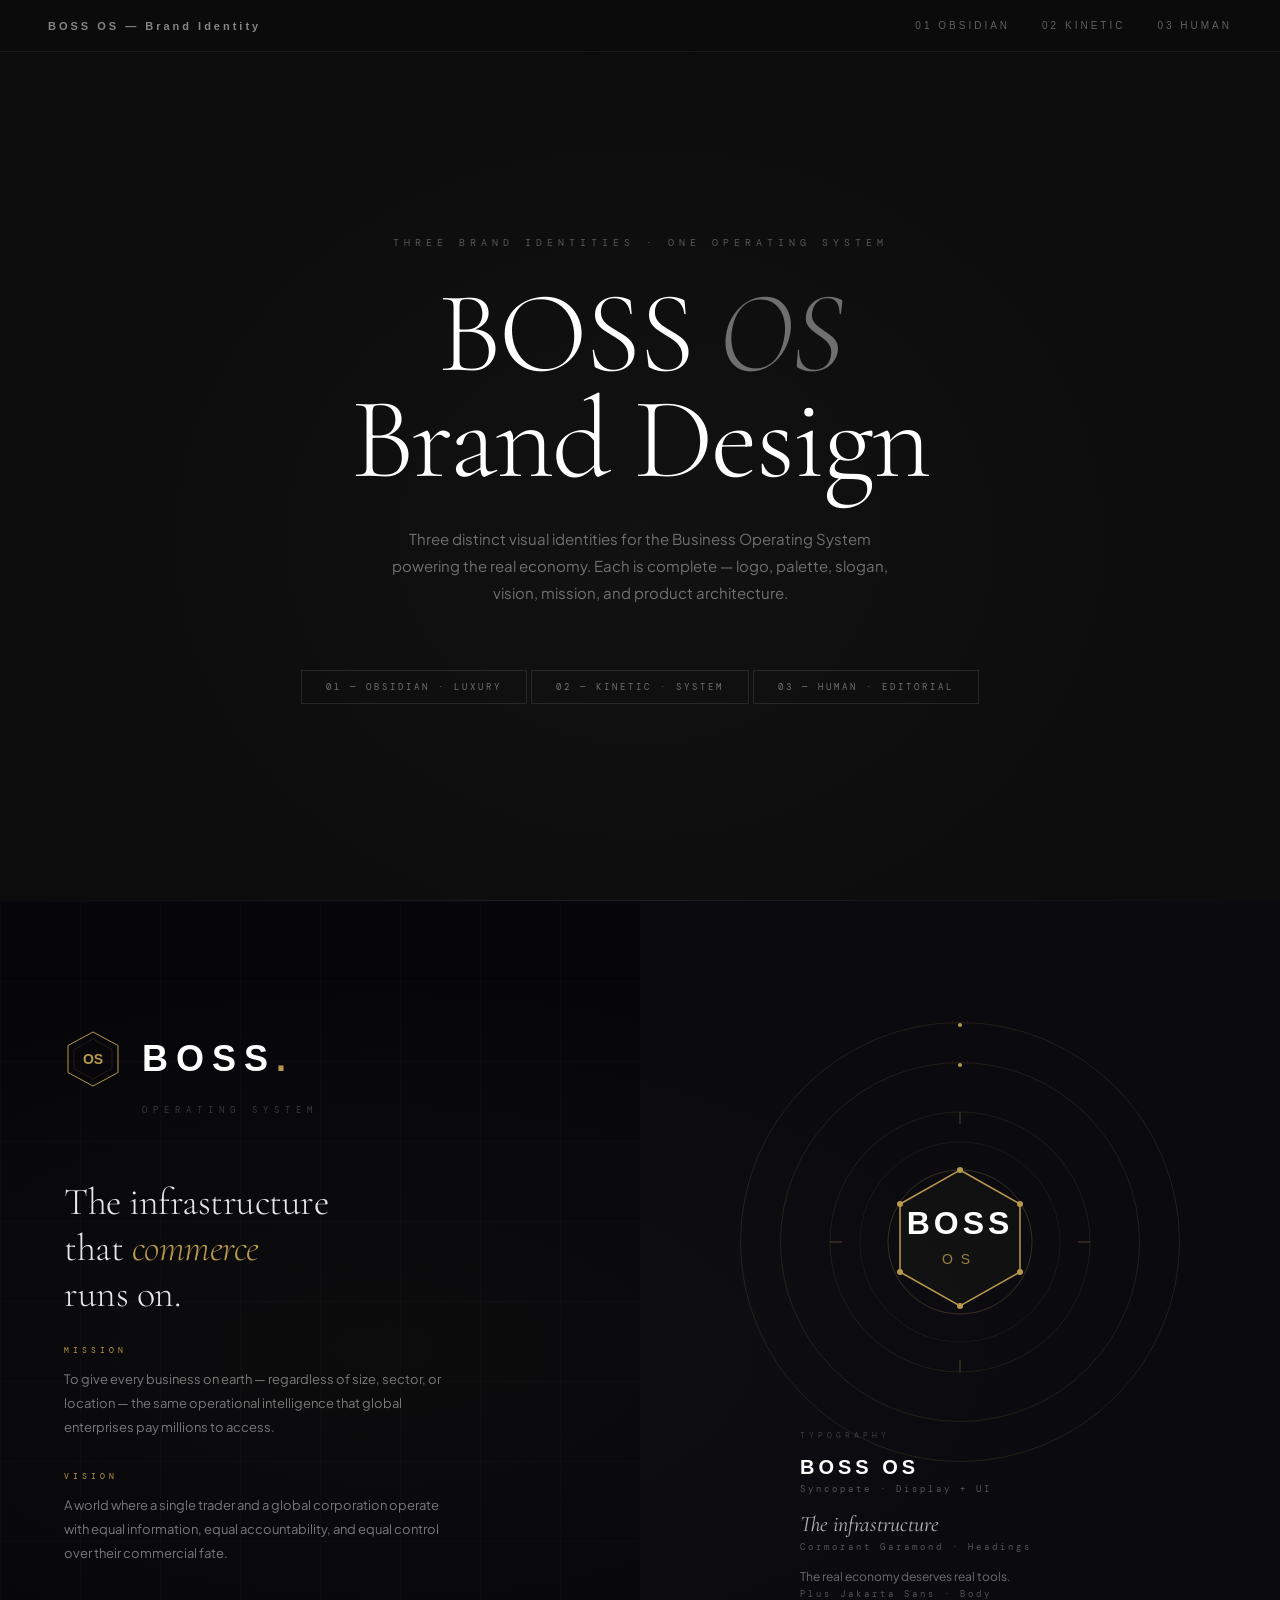
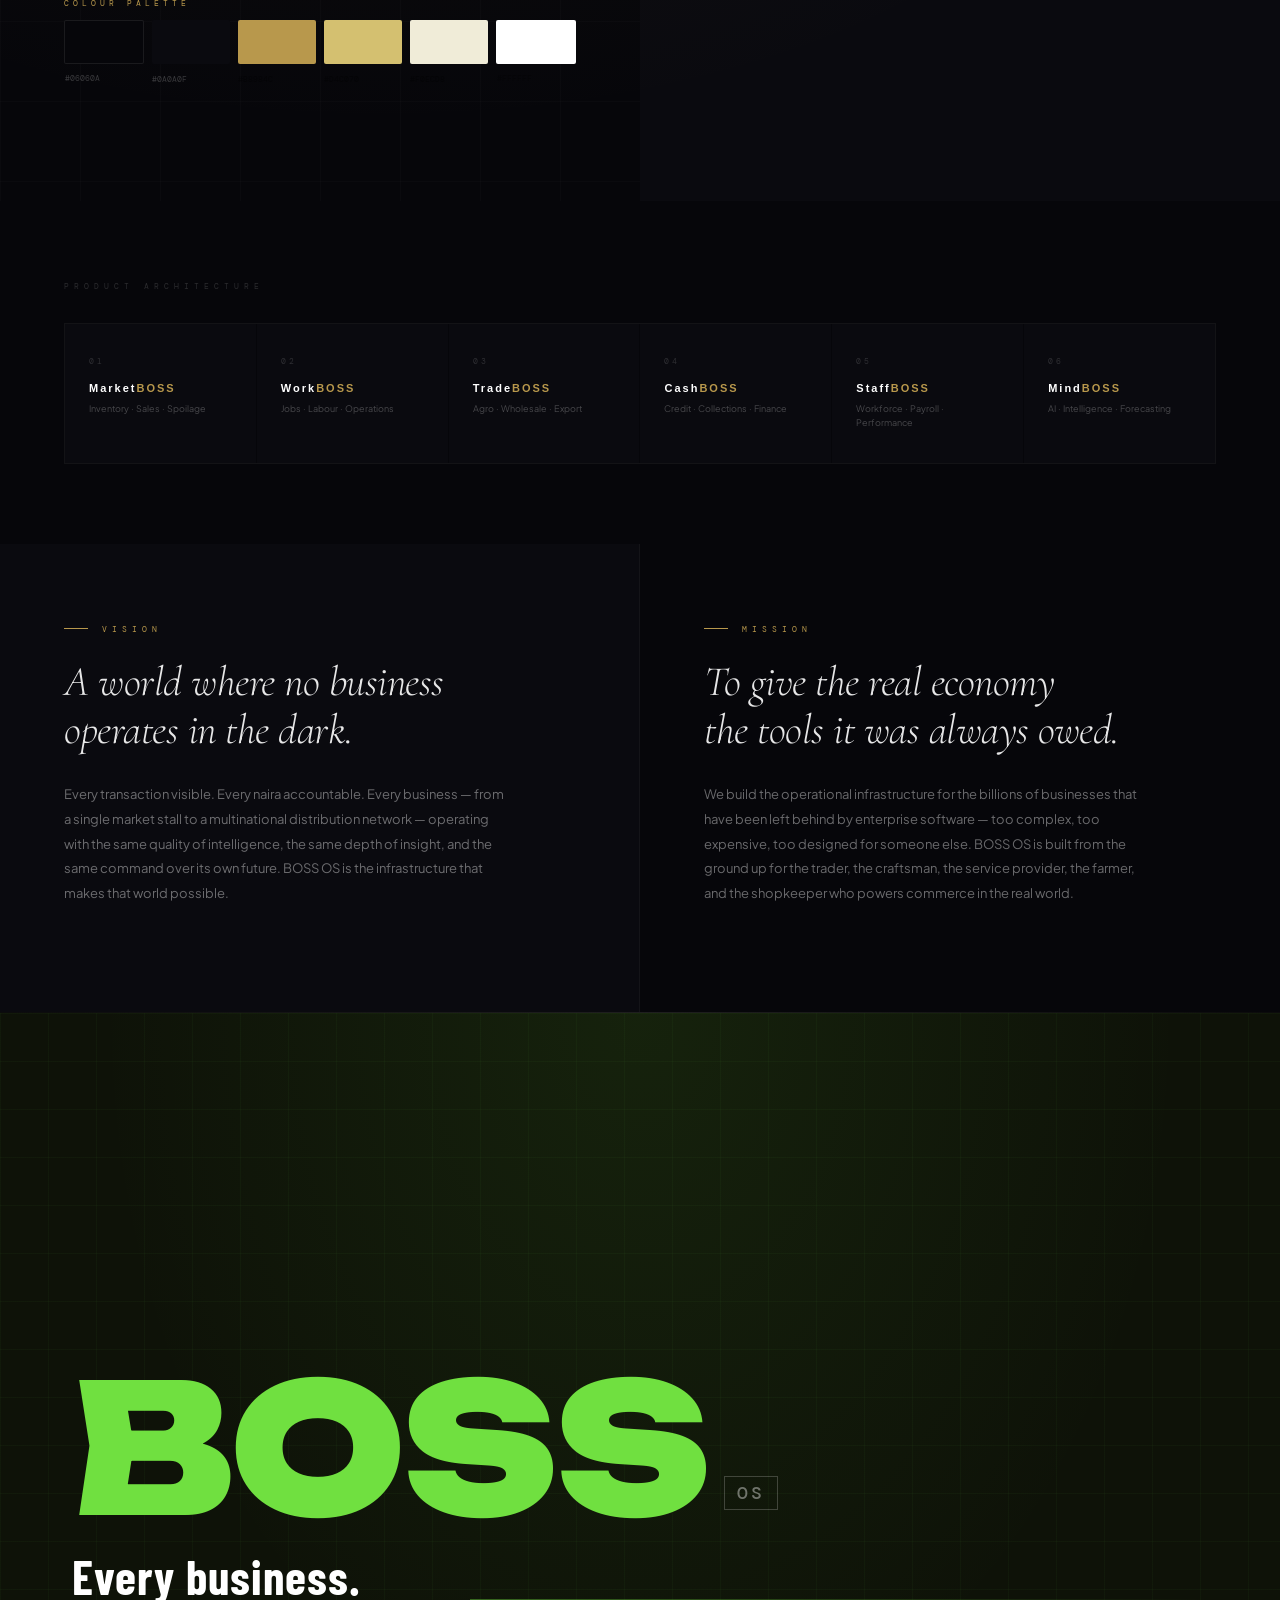
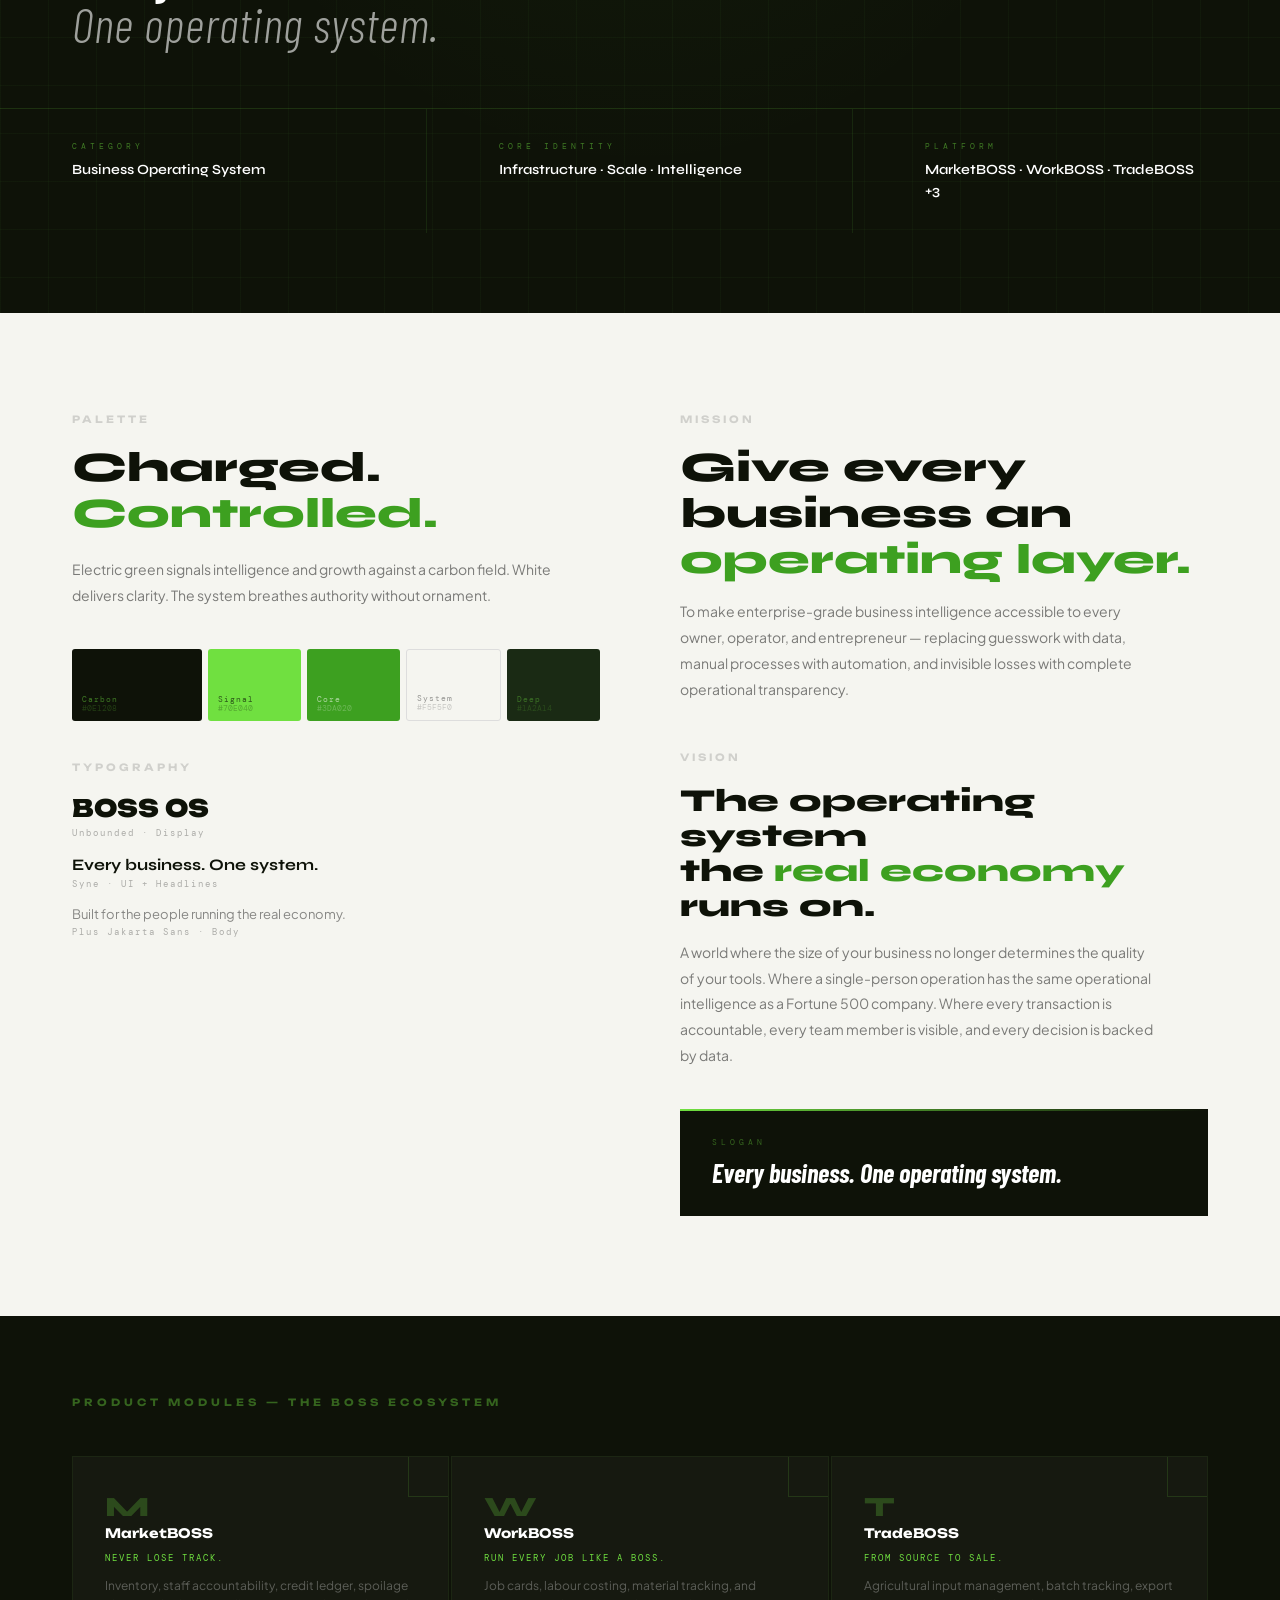
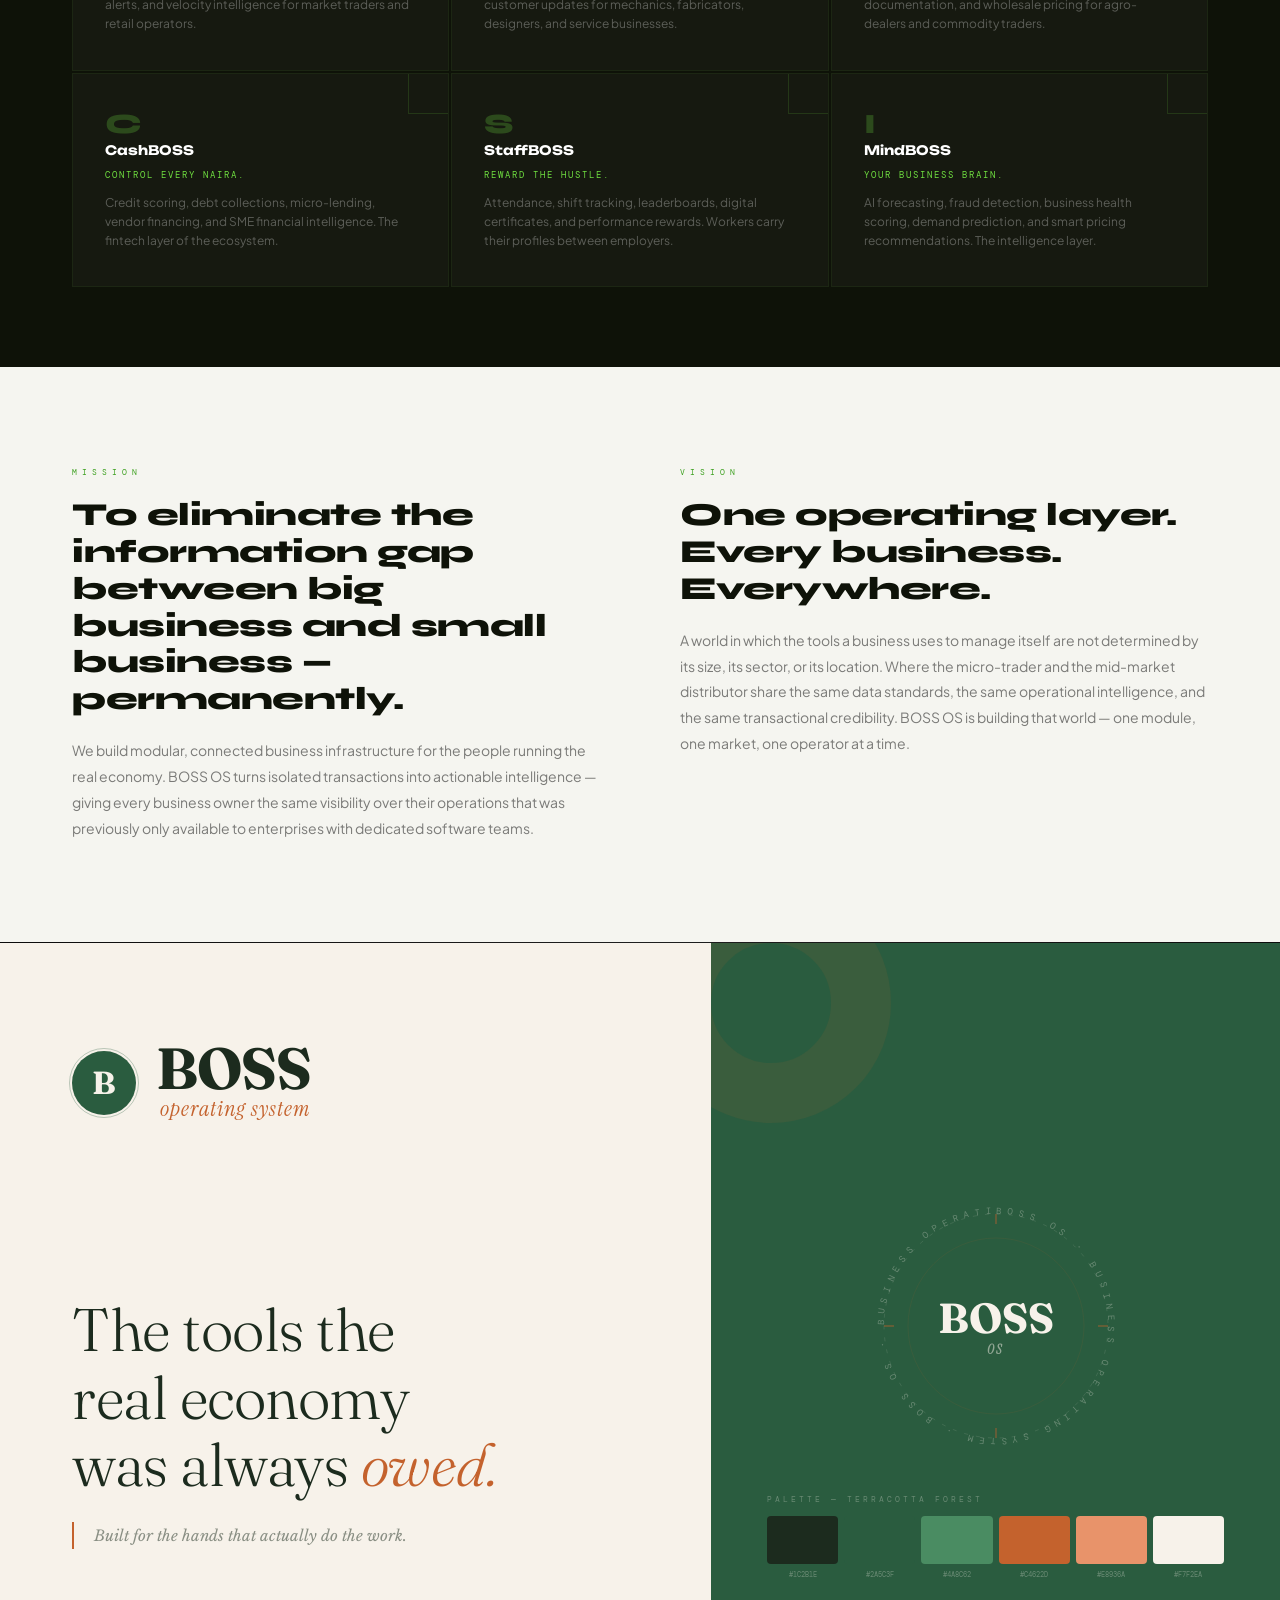
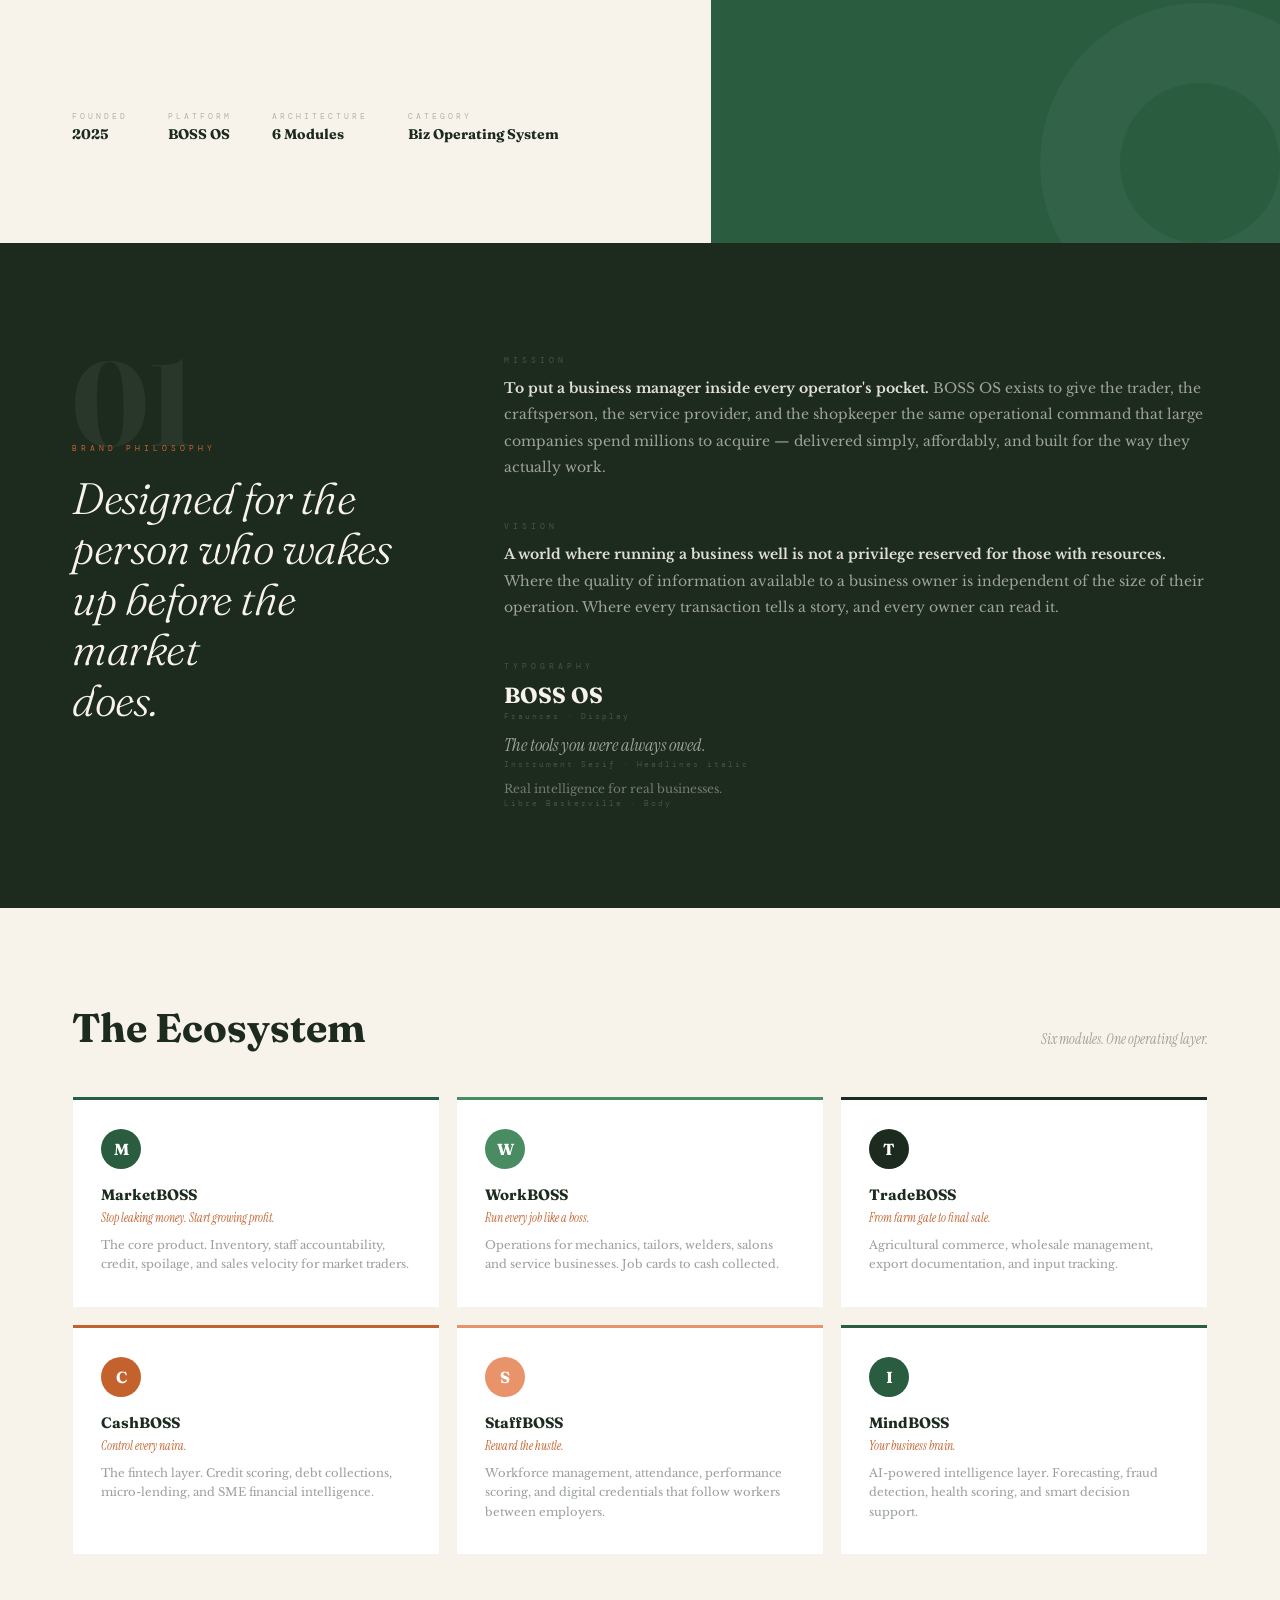
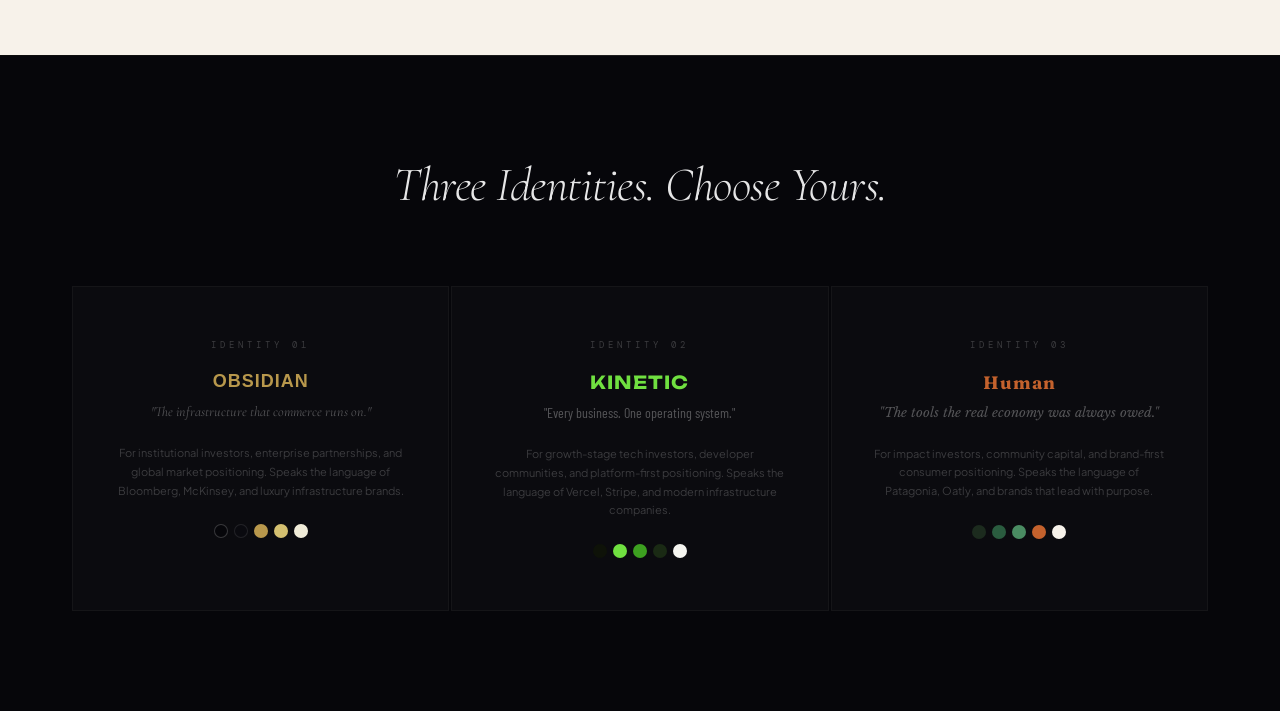
<file: index-brand.html>
<!DOCTYPE html>
<html lang="en">
<head>
<meta charset="UTF-8">
<meta name="viewport" content="width=device-width, initial-scale=1.0">
<title>BOSS OS — Three Brand Identity Designs</title>
<link href="https://fonts.googleapis.com/css2?family=Cormorant+Garamond:ital,wght@0,300;0,400;0,600;0,700;1,300;1,400;1,600&family=Editorial+New:ital@0;1&family=Syncopate:wght@400;700&family=Space+Grotesk:wght@300;400;500;600;700&family=Bebas+Neue&family=Barlow+Condensed:ital,wght@0,300;0,400;0,600;0,700;1,400&family=Syne:wght@400;500;600;700;800&family=Cabinet+Grotesk:wght@400;500;700;800;900&family=Fraunces:ital,opsz,wght@0,9..144,300;0,9..144,400;0,9..144,700;1,9..144,300;1,9..144,400&family=Libre+Baskerville:ital,wght@0,400;0,700;1,400&family=DM+Mono:wght@300;400;500&family=Instrument+Serif:ital@0;1&family=Unbounded:wght@400;700;900&family=Plus+Jakarta+Sans:wght@300;400;500;600;700;800&display=swap" rel="stylesheet">
<style>
*, *::before, *::after { margin: 0; padding: 0; box-sizing: border-box; }
html { scroll-behavior: smooth; }
body { background: #0c0c0c; font-family: sans-serif; overflow-x: hidden; }

/* ─── GLOBAL NAV ─────────────────────────────────────── */
.global-nav {
  position: fixed; top: 0; left: 0; right: 0; z-index: 1000;
  background: rgba(12,12,12,0.95);
  backdrop-filter: blur(12px);
  border-bottom: 1px solid rgba(255,255,255,0.06);
  display: flex; align-items: center; justify-content: space-between;
  padding: 0 48px; height: 52px;
}
.nav-brand {
  font-family: 'Syncopate', sans-serif;
  font-size: 11px; font-weight: 700;
  color: rgba(255,255,255,0.5);
  letter-spacing: 3px;
}
.nav-links { display: flex; gap: 32px; }
.nav-links a {
  font-size: 10px; letter-spacing: 3px;
  color: rgba(255,255,255,0.35);
  text-decoration: none;
  text-transform: uppercase;
  transition: color 0.2s;
}
.nav-links a:hover { color: rgba(255,255,255,0.8); }

/* ─── INTRO ──────────────────────────────────────────── */
.intro {
  min-height: 100vh;
  display: flex; flex-direction: column;
  align-items: center; justify-content: center;
  padding: 120px 48px 80px;
  text-align: center;
  position: relative;
  overflow: hidden;
}
.intro::before {
  content: '';
  position: absolute; inset: 0;
  background: radial-gradient(ellipse at 50% 60%, rgba(255,255,255,0.025) 0%, transparent 70%);
}
.intro-eyebrow {
  font-family: 'DM Mono', monospace;
  font-size: 10px; letter-spacing: 5px;
  color: rgba(255,255,255,0.3);
  text-transform: uppercase;
  margin-bottom: 32px;
}
.intro-title {
  font-family: 'Cormorant Garamond', serif;
  font-size: clamp(52px, 9vw, 120px);
  font-weight: 300; color: #fff;
  line-height: 0.92; letter-spacing: -2px;
  margin-bottom: 32px;
}
.intro-title em { font-style: italic; color: rgba(255,255,255,0.4); }
.intro-desc {
  font-family: 'Plus Jakarta Sans', sans-serif;
  font-size: 15px; color: rgba(255,255,255,0.4);
  max-width: 520px; line-height: 1.8; margin-bottom: 64px;
}
.brand-index {
  display: flex; gap: 4px; flex-wrap: wrap; justify-content: center;
}
.brand-pill {
  padding: 10px 24px;
  border: 1px solid rgba(255,255,255,0.1);
  font-family: 'DM Mono', monospace;
  font-size: 9px; letter-spacing: 3px;
  color: rgba(255,255,255,0.4);
  text-decoration: none;
  text-transform: uppercase;
  transition: all 0.25s;
  cursor: pointer;
}
.brand-pill:hover { border-color: rgba(255,255,255,0.35); color: rgba(255,255,255,0.8); }

/* ─── SECTION DIVIDER ────────────────────────────────── */
.section-divider {
  height: 1px;
  background: linear-gradient(90deg, transparent, rgba(255,255,255,0.08), transparent);
  margin: 0;
}

/* ════════════════════════════════════════════════════════
   BRAND 1 — OBSIDIAN
   Ultra-minimal luxury. Black, gold, platinum.
════════════════════════════════════════════════════════ */
#brand-1 { background: #06060a; }

.b1-hero {
  min-height: 100vh;
  display: grid;
  grid-template-columns: 1fr 1fr;
  position: relative;
  overflow: hidden;
}
.b1-hero::after {
  content: '';
  position: absolute; inset: 0;
  background: radial-gradient(ellipse at 30% 50%, rgba(184,152,76,0.04) 0%, transparent 60%);
  pointer-events: none;
}

/* Fine grid texture */
.b1-hero::before {
  content: '';
  position: absolute; inset: 0;
  background-image:
    linear-gradient(rgba(255,255,255,0.015) 1px, transparent 1px),
    linear-gradient(90deg, rgba(255,255,255,0.015) 1px, transparent 1px);
  background-size: 80px 80px;
  pointer-events: none;
}

.b1-left {
  padding: 120px 64px;
  display: flex; flex-direction: column;
  justify-content: center; position: relative; z-index: 1;
}

/* B1 LOGO */
.b1-logo {
  margin-bottom: 64px;
}
.b1-logo-mark {
  display: flex; align-items: center; gap: 20px;
  margin-bottom: 16px;
}
.b1-hexagon {
  width: 58px; height: 58px;
  position: relative;
}
.b1-hexagon svg { width: 100%; height: 100%; }
.b1-wordmark {
  font-family: 'Syncopate', sans-serif;
  font-size: 36px; font-weight: 700;
  color: #fff; letter-spacing: 8px;
  line-height: 1;
}
.b1-wordmark span { color: #b8984c; }
.b1-sub {
  font-family: 'DM Mono', monospace;
  font-size: 9px; letter-spacing: 6px;
  color: rgba(255,255,255,0.2);
  text-transform: uppercase;
  margin-left: 78px;
}

.b1-slogan {
  font-family: 'Cormorant Garamond', serif;
  font-size: 38px; font-weight: 300;
  color: rgba(255,255,255,0.9);
  line-height: 1.2; letter-spacing: -0.5px;
  margin-bottom: 28px;
  max-width: 420px;
}
.b1-slogan em { font-style: italic; color: #b8984c; }

.b1-mission-label {
  font-family: 'DM Mono', monospace;
  font-size: 8px; letter-spacing: 4px;
  color: #b8984c; text-transform: uppercase;
  margin-bottom: 12px;
}
.b1-statement {
  font-family: 'Plus Jakarta Sans', sans-serif;
  font-size: 13px; color: rgba(255,255,255,0.45);
  line-height: 1.85; max-width: 400px;
  margin-bottom: 32px;
}
.b1-right {
  position: relative; overflow: hidden;
  background: #0a0a0f;
  display: flex; flex-direction: column;
  align-items: center; justify-content: center;
  padding: 80px 48px;
}

/* B1 Large logo mark for right panel */
.b1-large-mark {
  position: relative; width: 280px; height: 280px;
  margin-bottom: 48px;
}
.b1-large-mark svg { width: 100%; height: 100%; }

/* Orbital rings */
.b1-orbit {
  position: absolute; border-radius: 50%;
  border: 0.5px solid rgba(184,152,76,0.15);
  animation: b1-rotate 20s linear infinite;
}
.b1-orbit-1 { inset: -40px; animation-duration: 30s; }
.b1-orbit-2 { inset: -80px; animation-duration: 45s; animation-direction: reverse; }
.b1-orbit-dot {
  position: absolute; width: 4px; height: 4px;
  background: #b8984c; border-radius: 50%;
  top: 0; left: 50%; transform: translateX(-50%);
}
@keyframes b1-rotate { to { transform: rotate(360deg); } }

/* Colour palette strip */
.b1-palette {
  width: 100%;
}
.b1-palette-label {
  font-family: 'DM Mono', monospace;
  font-size: 8px; letter-spacing: 4px;
  color: rgba(255,255,255,0.2); text-transform: uppercase;
  margin-bottom: 16px;
}
.b1-swatches {
  display: flex; gap: 8px; margin-bottom: 8px;
}
.b1-swatch {
  flex: 1; height: 44px; border-radius: 2px;
  position: relative;
}
.b1-swatch span {
  position: absolute; bottom: -20px; left: 0;
  font-family: 'DM Mono', monospace;
  font-size: 8px; color: rgba(255,255,255,0.25);
}

/* B1 Modules strip */
.b1-modules {
  padding: 80px 64px;
  background: #06060a;
}
.b1-modules-grid {
  display: grid;
  grid-template-columns: repeat(6, 1fr);
  gap: 1px;
  border: 1px solid rgba(255,255,255,0.05);
}
.b1-module {
  padding: 32px 24px;
  background: #0a0a0f;
  position: relative; overflow: hidden;
  transition: background 0.3s;
}
.b1-module:hover { background: #0e0e18; }
.b1-module::before {
  content: '';
  position: absolute; top: 0; left: 0; right: 0;
  height: 1px;
  background: linear-gradient(90deg, transparent, #b8984c, transparent);
  opacity: 0;
  transition: opacity 0.3s;
}
.b1-module:hover::before { opacity: 0.6; }
.b1-module-num {
  font-family: 'DM Mono', monospace;
  font-size: 8px; letter-spacing: 3px;
  color: rgba(255,255,255,0.15);
  margin-bottom: 16px;
}
.b1-module-name {
  font-family: 'Syncopate', sans-serif;
  font-size: 11px; font-weight: 700;
  color: #fff; letter-spacing: 2px;
  margin-bottom: 8px;
}
.b1-module-name span { color: #b8984c; }
.b1-module-tag {
  font-family: 'Plus Jakarta Sans', sans-serif;
  font-size: 9px; color: rgba(255,255,255,0.25);
  line-height: 1.6;
}

/* B1 Vision/Mission full spread */
.b1-vmspread {
  display: grid; grid-template-columns: 1fr 1fr;
  min-height: 52vh;
}
.b1-vm-block {
  padding: 80px 64px;
  position: relative;
}
.b1-vm-block:first-child { background: #0a0a0f; border-right: 1px solid rgba(255,255,255,0.04); }
.b1-vm-block:last-child { background: #06060a; }
.b1-vm-type {
  font-family: 'DM Mono', monospace;
  font-size: 8px; letter-spacing: 5px;
  color: #b8984c; text-transform: uppercase;
  margin-bottom: 24px; display: flex; align-items: center; gap: 14px;
}
.b1-vm-type::before {
  content: '';
  width: 24px; height: 1px; background: #b8984c; display: block;
}
.b1-vm-heading {
  font-family: 'Cormorant Garamond', serif;
  font-size: 42px; font-weight: 300; font-style: italic;
  color: rgba(255,255,255,0.9); line-height: 1.15;
  letter-spacing: -0.5px; margin-bottom: 28px;
}
.b1-vm-body {
  font-family: 'Plus Jakarta Sans', sans-serif;
  font-size: 13px; color: rgba(255,255,255,0.4);
  line-height: 1.9; max-width: 440px;
}

/* ════════════════════════════════════════════════════════
   BRAND 2 — KINETIC
   Bold modernist. Electric green, carbon black, white.
════════════════════════════════════════════════════════ */
#brand-2 { background: #f5f5f0; }

.b2-hero {
  background: #0e1208;
  min-height: 100vh;
  position: relative;
  overflow: hidden;
  display: flex; flex-direction: column;
  justify-content: flex-end;
  padding: 0 0 80px;
}

/* Circuit/grid background */
.b2-grid-bg {
  position: absolute; inset: 0;
  background-image:
    linear-gradient(rgba(112,224,64,0.04) 1px, transparent 1px),
    linear-gradient(90deg, rgba(112,224,64,0.04) 1px, transparent 1px);
  background-size: 48px 48px;
}
.b2-grid-bg::after {
  content: '';
  position: absolute; inset: 0;
  background: radial-gradient(ellipse at 50% 0%, rgba(112,224,64,0.08) 0%, transparent 60%);
}

/* HERO LOGO */
.b2-logo-wrap {
  position: relative; z-index: 2;
  padding: 120px 72px 0;
  display: flex; flex-direction: column;
}

.b2-logo-stack {
  display: flex; align-items: flex-start; gap: 0;
  margin-bottom: 0;
}

.b2-boss-large {
  font-family: 'Unbounded', sans-serif;
  font-size: clamp(80px, 16vw, 180px);
  font-weight: 900;
  color: #70e040;
  line-height: 0.88;
  letter-spacing: -4px;
  position: relative;
}
.b2-os-badge {
  font-family: 'DM Mono', monospace;
  font-size: 18px; font-weight: 500;
  color: rgba(255,255,255,0.4);
  border: 1px solid rgba(255,255,255,0.2);
  padding: 4px 12px;
  margin-left: 16px;
  align-self: flex-end;
  margin-bottom: 18px;
  letter-spacing: 3px;
}

.b2-tagline-row {
  display: flex; align-items: center; gap: 32px;
  margin-top: 24px; padding: 0 72px;
  position: relative; z-index: 2;
}
.b2-tagline {
  font-family: 'Barlow Condensed', sans-serif;
  font-size: clamp(28px, 4vw, 48px);
  font-weight: 300; font-style: italic;
  color: rgba(255,255,255,0.6);
  letter-spacing: 1px; line-height: 1;
}
.b2-tagline strong {
  font-weight: 700; font-style: normal; color: #fff;
}
.b2-rule {
  flex: 1; height: 1px;
  background: linear-gradient(90deg, rgba(112,224,64,0.4), transparent);
}

/* B2 Three-column info bar */
.b2-info-bar {
  display: grid; grid-template-columns: repeat(3, 1fr);
  border-top: 1px solid rgba(112,224,64,0.15);
  margin-top: 60px; position: relative; z-index: 2;
}
.b2-info-cell {
  padding: 32px 72px;
  border-right: 1px solid rgba(112,224,64,0.1);
}
.b2-info-cell:last-child { border-right: none; }
.b2-info-label {
  font-family: 'DM Mono', monospace;
  font-size: 8px; letter-spacing: 4px;
  color: rgba(112,224,64,0.5); text-transform: uppercase;
  margin-bottom: 8px;
}
.b2-info-val {
  font-family: 'Syne', sans-serif;
  font-size: 14px; font-weight: 600; color: #fff;
  line-height: 1.5;
}

/* B2 WHITE SECTION */
.b2-white {
  background: #f5f5f0;
  padding: 100px 72px;
}
.b2-white-grid {
  display: grid; grid-template-columns: 1fr 1fr;
  gap: 80px; align-items: start;
}
.b2-section-num {
  font-family: 'Unbounded', sans-serif;
  font-size: 10px; font-weight: 700;
  color: rgba(0,0,0,0.15); letter-spacing: 3px;
  margin-bottom: 20px;
}
.b2-section-heading {
  font-family: 'Syne', sans-serif;
  font-size: clamp(28px, 3.5vw, 42px);
  font-weight: 800; color: #0e1208;
  line-height: 1.1; margin-bottom: 20px;
}
.b2-section-heading em { font-style: normal; color: #3da020; }
.b2-section-body {
  font-family: 'Plus Jakarta Sans', sans-serif;
  font-size: 14px; color: rgba(0,0,0,0.5);
  line-height: 1.85; max-width: 480px;
}

/* B2 Palette */
.b2-palette {
  margin-top: 48px;
}
.b2-swatch-row {
  display: flex; gap: 6px;
}
.b2-sw {
  height: 72px; border-radius: 3px;
  display: flex; flex-direction: column;
  justify-content: flex-end; padding: 8px 10px;
  transition: flex 0.3s;
  cursor: default;
  flex: 1;
}
.b2-sw:hover { flex: 2; }
.b2-sw-name {
  font-family: 'DM Mono', monospace;
  font-size: 8px; letter-spacing: 1px;
}
.b2-sw-hex {
  font-family: 'DM Mono', monospace;
  font-size: 7.5px; opacity: 0.6;
}

/* B2 Module grid */
.b2-modules {
  background: #0e1208;
  padding: 80px 72px;
}
.b2-modules-title {
  font-family: 'Unbounded', sans-serif;
  font-size: 10px; font-weight: 700;
  color: rgba(112,224,64,0.4); letter-spacing: 4px;
  text-transform: uppercase; margin-bottom: 48px;
}
.b2-mod-grid {
  display: grid;
  grid-template-columns: repeat(3, 1fr);
  gap: 2px;
}
.b2-mod {
  background: rgba(255,255,255,0.03);
  padding: 36px 32px;
  border: 1px solid rgba(112,224,64,0.06);
  transition: background 0.25s, border-color 0.25s;
  position: relative; overflow: hidden;
}
.b2-mod:hover {
  background: rgba(112,224,64,0.04);
  border-color: rgba(112,224,64,0.2);
}
.b2-mod-prefix {
  font-family: 'Syne', sans-serif;
  font-size: 28px; font-weight: 800;
  color: rgba(112,224,64,0.25);
  margin-bottom: 4px; line-height: 1;
}
.b2-mod-name {
  font-family: 'Unbounded', sans-serif;
  font-size: 13px; font-weight: 700;
  color: #fff; margin-bottom: 12px;
}
.b2-mod-tagline {
  font-family: 'DM Mono', monospace;
  font-size: 8.5px; letter-spacing: 2px;
  color: #70e040; text-transform: uppercase;
  margin-bottom: 12px;
}
.b2-mod-desc {
  font-family: 'Plus Jakarta Sans', sans-serif;
  font-size: 12px; color: rgba(255,255,255,0.3);
  line-height: 1.6;
}
.b2-mod-accent {
  position: absolute; top: 0; right: 0;
  width: 40px; height: 40px;
  border-left: 1px solid rgba(112,224,64,0.15);
  border-bottom: 1px solid rgba(112,224,64,0.15);
}

/* B2 VM spread */
.b2-vm {
  background: #f5f5f0;
  padding: 100px 72px;
  display: grid; grid-template-columns: 1fr 1fr;
  gap: 80px;
}
.b2-vm-block {}
.b2-vm-label {
  font-family: 'DM Mono', monospace;
  font-size: 8px; letter-spacing: 5px;
  color: #3da020; text-transform: uppercase;
  margin-bottom: 20px;
}
.b2-vm-h {
  font-family: 'Syne', sans-serif;
  font-size: 32px; font-weight: 800;
  color: #0e1208; line-height: 1.15;
  margin-bottom: 20px; letter-spacing: -0.5px;
}
.b2-vm-p {
  font-family: 'Plus Jakarta Sans', sans-serif;
  font-size: 14px; color: rgba(0,0,0,0.5);
  line-height: 1.85;
}

/* ════════════════════════════════════════════════════════
   BRAND 3 — HUMAN
   Warm, editorial. Terracotta, forest, cream.
════════════════════════════════════════════════════════ */
#brand-3 { background: #f7f2ea; }

.b3-hero {
  background: #f7f2ea;
  min-height: 100vh;
  display: grid;
  grid-template-columns: 5fr 4fr;
  position: relative;
  overflow: hidden;
}

.b3-left {
  padding: 100px 72px;
  display: flex; flex-direction: column;
  justify-content: space-between;
  position: relative;
}

/* B3 LOGO */
.b3-logo {
  display: flex; flex-direction: column;
  gap: 0; margin-bottom: 0;
}
.b3-mark-row {
  display: flex; align-items: center; gap: 20px;
  margin-bottom: 12px;
}

/* The BOSS mark — hand-drawn circle feel */
.b3-mark-circle {
  width: 64px; height: 64px;
  border-radius: 50%;
  background: #2a5c3f;
  display: flex; align-items: center; justify-content: center;
  flex-shrink: 0;
  position: relative;
}
.b3-mark-circle::after {
  content: '';
  position: absolute; inset: -3px;
  border-radius: 50%;
  border: 1.5px solid #2a5c3f;
  opacity: 0.3;
}
.b3-mark-b {
  font-family: 'Fraunces', serif;
  font-size: 32px; font-weight: 700;
  color: #f7f2ea; line-height: 1;
}

.b3-wordmark-stack {}
.b3-boss-word {
  font-family: 'Fraunces', serif;
  font-size: 58px; font-weight: 700;
  color: #1c2b1e; line-height: 0.88;
  letter-spacing: -1px;
}
.b3-os-word {
  font-family: 'Instrument Serif', serif;
  font-size: 22px; font-style: italic;
  color: #c4622d;
  letter-spacing: 1px;
  margin-left: 4px;
}

.b3-slogan-block {
  margin: auto 0;
}
.b3-slogan {
  font-family: 'Fraunces', serif;
  font-size: clamp(36px, 5vw, 60px);
  font-weight: 300;
  color: #1c2b1e;
  line-height: 1.12;
  letter-spacing: -0.5px;
  margin-bottom: 24px;
}
.b3-slogan em {
  font-style: italic;
  color: #c4622d;
}
.b3-slogan strong {
  font-weight: 700;
}

.b3-tagline {
  font-family: 'Libre Baskerville', serif;
  font-size: 15px;
  color: rgba(28,43,30,0.5);
  line-height: 1.8;
  max-width: 420px;
  font-style: italic;
  padding-left: 20px;
  border-left: 2px solid #c4622d;
}

.b3-meta-row {
  display: flex; gap: 40px; flex-wrap: wrap;
}
.b3-meta {
  display: flex; flex-direction: column; gap: 4px;
}
.b3-meta-l {
  font-family: 'DM Mono', monospace;
  font-size: 8px; letter-spacing: 3px;
  color: rgba(28,43,30,0.3); text-transform: uppercase;
}
.b3-meta-v {
  font-family: 'Fraunces', serif;
  font-size: 14px; font-weight: 700; color: #1c2b1e;
}

.b3-right {
  background: #2a5c3f;
  display: flex; flex-direction: column;
  align-items: center; justify-content: center;
  padding: 80px 56px;
  position: relative; overflow: hidden;
}
.b3-right::before {
  content: '';
  position: absolute;
  bottom: -80px; right: -80px;
  width: 320px; height: 320px;
  border-radius: 50%;
  border: 80px solid rgba(255,255,255,0.04);
}
.b3-right::after {
  content: '';
  position: absolute;
  top: -60px; left: -60px;
  width: 240px; height: 240px;
  border-radius: 50%;
  border: 60px solid rgba(196,98,45,0.1);
}

/* Large rotating emblem */
.b3-emblem {
  width: 240px; height: 240px;
  position: relative; margin-bottom: 48px;
}
.b3-emblem-inner {
  width: 100%; height: 100%;
  animation: b3-spin 30s linear infinite;
}
.b3-emblem-center {
  position: absolute; top: 50%; left: 50%;
  transform: translate(-50%, -50%);
  font-family: 'Fraunces', serif;
  font-size: 42px; font-weight: 700;
  color: #f7f2ea;
  text-align: center;
  line-height: 1;
}
.b3-emblem-center span {
  display: block;
  font-family: 'Instrument Serif', serif;
  font-size: 13px; font-style: italic;
  color: rgba(247,242,234,0.5);
  letter-spacing: 2px; margin-top: 4px;
}
@keyframes b3-spin { to { transform: rotate(360deg); } }

/* Palette */
.b3-palette {
  width: 100%;
}
.b3-palette-label {
  font-family: 'DM Mono', monospace;
  font-size: 8px; letter-spacing: 3px;
  color: rgba(247,242,234,0.3); text-transform: uppercase;
  margin-bottom: 12px;
}
.b3-sw-row { display: flex; gap: 6px; }
.b3-sw { flex: 1; height: 48px; border-radius: 4px; }

/* B3 Editorial section */
.b3-editorial {
  background: #1c2b1e;
  padding: 100px 72px;
  display: grid;
  grid-template-columns: 1fr 2fr;
  gap: 80px;
}
.b3-ed-left {}
.b3-ed-num {
  font-family: 'Fraunces', serif;
  font-size: 120px; font-weight: 700;
  color: rgba(247,242,234,0.06);
  line-height: 1;
  margin-bottom: -20px;
}
.b3-ed-label {
  font-family: 'DM Mono', monospace;
  font-size: 8px; letter-spacing: 4px;
  color: #c4622d; text-transform: uppercase;
  margin-bottom: 20px;
}
.b3-ed-heading {
  font-family: 'Fraunces', serif;
  font-size: clamp(30px, 3.5vw, 44px);
  font-weight: 300; font-style: italic;
  color: #f7f2ea; line-height: 1.15;
  letter-spacing: -0.5px;
}
.b3-ed-right {
  display: flex; flex-direction: column; gap: 40px;
  padding-top: 12px;
}
.b3-ed-block {}
.b3-ed-block-label {
  font-family: 'DM Mono', monospace;
  font-size: 8px; letter-spacing: 4px;
  color: rgba(247,242,234,0.2); text-transform: uppercase;
  margin-bottom: 10px;
}
.b3-ed-block-text {
  font-family: 'Libre Baskerville', serif;
  font-size: 14px; color: rgba(247,242,234,0.6);
  line-height: 1.9;
}
.b3-ed-block-text strong { color: rgba(247,242,234,0.9); }

/* B3 Modules */
.b3-modules {
  background: #f7f2ea;
  padding: 100px 72px;
}
.b3-mod-header {
  display: flex; justify-content: space-between;
  align-items: flex-end; margin-bottom: 48px;
}
.b3-mod-title {
  font-family: 'Fraunces', serif;
  font-size: 40px; font-weight: 700;
  color: #1c2b1e; line-height: 1;
}
.b3-mod-note {
  font-family: 'Instrument Serif', serif;
  font-size: 14px; font-style: italic;
  color: rgba(28,43,30,0.4);
}
.b3-mod-grid {
  display: grid;
  grid-template-columns: repeat(3, 1fr);
  gap: 16px;
}
.b3-mod-card {
  background: #fff;
  padding: 32px 28px;
  border: 1px solid rgba(28,43,30,0.06);
  transition: transform 0.2s, box-shadow 0.2s;
  position: relative; overflow: hidden;
}
.b3-mod-card:hover {
  transform: translateY(-4px);
  box-shadow: 0 16px 40px rgba(28,43,30,0.1);
}
.b3-mod-card-accent {
  position: absolute; top: 0; left: 0; right: 0;
  height: 3px;
}
.b3-mod-icon {
  width: 40px; height: 40px;
  border-radius: 50%;
  display: flex; align-items: center; justify-content: center;
  margin-bottom: 16px;
  font-family: 'Fraunces', serif;
  font-size: 16px; font-weight: 700;
  color: #fff;
}
.b3-mod-n { font-family: 'Fraunces', serif; font-size: 15px; font-weight: 700; color: #1c2b1e; margin-bottom: 6px; }
.b3-mod-tl { font-family: 'Instrument Serif', serif; font-size: 12px; font-style: italic; color: #c4622d; margin-bottom: 10px; }
.b3-mod-d { font-family: 'Libre Baskerville', serif; font-size: 11.5px; color: rgba(28,43,30,0.45); line-height: 1.7; }

/* ─── COMPARISON FOOTER ───────────────────────────────── */
.comparison {
  background: #06060a;
  padding: 100px 72px;
}
.comparison-title {
  font-family: 'Cormorant Garamond', serif;
  font-size: 48px; font-weight: 300; font-style: italic;
  color: rgba(255,255,255,0.9); text-align: center;
  margin-bottom: 72px; letter-spacing: -0.5px;
}
.comparison-grid {
  display: grid; grid-template-columns: repeat(3, 1fr);
  gap: 2px;
}
.comp-card {
  padding: 52px 40px;
  background: rgba(255,255,255,0.02);
  text-align: center;
  border: 1px solid rgba(255,255,255,0.04);
  transition: background 0.25s;
  cursor: pointer;
}
.comp-card:hover { background: rgba(255,255,255,0.04); }
.comp-num {
  font-family: 'DM Mono', monospace;
  font-size: 9px; letter-spacing: 4px;
  color: rgba(255,255,255,0.2);
  margin-bottom: 20px;
}
.comp-name {
  font-size: 18px; font-weight: 700;
  margin-bottom: 8px; letter-spacing: 1px;
}
.comp-name-1 { font-family: 'Syncopate', sans-serif; color: #b8984c; }
.comp-name-2 { font-family: 'Unbounded', sans-serif; color: #70e040; }
.comp-name-3 { font-family: 'Fraunces', serif; color: #c4622d; }
.comp-slogan {
  font-size: 11px; color: rgba(255,255,255,0.3);
  line-height: 1.7; margin-bottom: 20px;
}
.comp-slogan-1 { font-family: 'Cormorant Garamond', serif; font-style: italic; font-size: 14px; }
.comp-slogan-2 { font-family: 'Barlow Condensed', sans-serif; font-size: 14px; }
.comp-slogan-3 { font-family: 'Libre Baskerville', serif; font-style: italic; font-size: 13px; }
.comp-desc { font-family: 'Plus Jakarta Sans', sans-serif; font-size: 11px; color: rgba(255,255,255,0.2); line-height: 1.7; }
.comp-swatch-row {
  display: flex; gap: 6px; justify-content: center;
  margin-top: 24px;
}
.comp-dot { width: 14px; height: 14px; border-radius: 50%; }

@media(max-width:900px) {
  .b1-hero,.b2-white-grid,.b3-hero,.b3-editorial,.b2-vm,.comparison-grid { grid-template-columns:1fr; }
  .b1-modules-grid,.b2-mod-grid,.b3-mod-grid { grid-template-columns:1fr 1fr; }
  .b1-vmspread { grid-template-columns:1fr; }
  .global-nav { padding:0 24px; }
  .b1-left,.b1-right,.b1-modules,.b2-logo-wrap,.b2-info-bar,.b2-white,.b2-modules,.b2-vm,.b3-left,.b3-right,.b3-editorial,.b3-modules,.comparison { padding:60px 28px; }
  .b2-info-bar { grid-template-columns:1fr; }
  .b2-info-cell { border-right:none; border-bottom:1px solid rgba(112,224,64,0.1); }
}
</style>
</head>
<body>

<!-- ─── NAV ─── -->
<nav class="global-nav">
  <div class="nav-brand">BOSS OS — Brand Identity</div>
  <div class="nav-links">
    <a href="#brand-1">01 Obsidian</a>
    <a href="#brand-2">02 Kinetic</a>
    <a href="#brand-3">03 Human</a>
  </div>
</nav>

<!-- ─── INTRO ─── -->
<div class="intro">
  <div class="intro-eyebrow">Three Brand Identities · One Operating System</div>
  <h1 class="intro-title">BOSS <em>OS</em><br>Brand Design</h1>
  <p class="intro-desc">Three distinct visual identities for the Business Operating System powering the real economy. Each is complete — logo, palette, slogan, vision, mission, and product architecture.</p>
  <div class="brand-index">
    <a href="#brand-1" class="brand-pill">01 — Obsidian · Luxury</a>
    <a href="#brand-2" class="brand-pill">02 — Kinetic · System</a>
    <a href="#brand-3" class="brand-pill">03 — Human · Editorial</a>
  </div>
</div>

<div class="section-divider"></div>

<!-- ══════════════════════════════════════════════════════════════
     BRAND 1 — OBSIDIAN
══════════════════════════════════════════════════════════════ -->
<section id="brand-1">

  <div class="b1-hero">
    <div class="b1-left">

      <!-- LOGO -->
      <div class="b1-logo">
        <div class="b1-logo-mark">
          <!-- Hexagon SVG mark -->
          <div class="b1-hexagon">
            <svg viewBox="0 0 58 58" fill="none" xmlns="http://www.w3.org/2000/svg">
              <polygon points="29,2 54,15.5 54,42.5 29,56 4,42.5 4,15.5"
                stroke="#b8984c" stroke-width="1" fill="none"/>
              <polygon points="29,9 48,19.5 48,38.5 29,49 10,38.5 10,19.5"
                stroke="rgba(184,152,76,0.3)" stroke-width="0.5" fill="none"/>
              <text x="29" y="34" font-family="Syncopate, sans-serif"
                font-size="14" font-weight="700" fill="#b8984c"
                text-anchor="middle">OS</text>
            </svg>
          </div>
          <div>
            <div class="b1-wordmark">BOSS<span>.</span></div>
          </div>
        </div>
        <div class="b1-sub">Operating System</div>
      </div>

      <!-- SLOGAN -->
      <div>
        <div class="b1-slogan">
          The infrastructure<br>
          that <em>commerce</em><br>
          runs on.
        </div>

        <div class="b1-mission-label">Mission</div>
        <div class="b1-statement">
          To give every business on earth — regardless of size, sector, or location — the same operational intelligence that global enterprises pay millions to access.
        </div>

        <div class="b1-mission-label">Vision</div>
        <div class="b1-statement">
          A world where a single trader and a global corporation operate with equal information, equal accountability, and equal control over their commercial fate.
        </div>
      </div>

      <!-- Colour palette -->
      <div>
        <div class="b1-mission-label">Colour Palette</div>
        <div class="b1-swatches">
          <div class="b1-swatch" style="background:#06060a;border:1px solid rgba(255,255,255,0.08)"><span style="color:rgba(255,255,255,0.2)">#06060A</span></div>
          <div class="b1-swatch" style="background:#0a0a0f"><span style="color:rgba(255,255,255,0.2)">#0A0A0F</span></div>
          <div class="b1-swatch" style="background:#b8984c"><span style="color:rgba(0,0,0,0.4)">#B8984C</span></div>
          <div class="b1-swatch" style="background:#d4c070"><span style="color:rgba(0,0,0,0.4)">#D4C070</span></div>
          <div class="b1-swatch" style="background:#f0ecd8"><span style="color:rgba(0,0,0,0.4)">#F0ECD8</span></div>
          <div class="b1-swatch" style="background:#ffffff;border:1px solid rgba(255,255,255,0.1)"><span style="color:rgba(0,0,0,0.3)">#FFFFFF</span></div>
        </div>
      </div>
    </div>

    <div class="b1-right">
      <!-- Large rotating emblem -->
      <div class="b1-large-mark">
        <div class="b1-orbit b1-orbit-1"><div class="b1-orbit-dot"></div></div>
        <div class="b1-orbit b1-orbit-2"><div class="b1-orbit-dot"></div></div>
        <svg viewBox="0 0 280 280" fill="none" xmlns="http://www.w3.org/2000/svg">
          <!-- Outer ring -->
          <circle cx="140" cy="140" r="130" stroke="rgba(184,152,76,0.12)" stroke-width="1"/>
          <!-- Mid ring -->
          <circle cx="140" cy="140" r="100" stroke="rgba(184,152,76,0.18)" stroke-width="0.5"/>
          <!-- Inner ring -->
          <circle cx="140" cy="140" r="72" stroke="rgba(184,152,76,0.25)" stroke-width="1"/>
          <!-- Hexagon -->
          <polygon points="140,68 200,102 200,170 140,204 80,170 80,102"
            stroke="#b8984c" stroke-width="1.5" fill="rgba(184,152,76,0.04)"/>
          <!-- Tick marks on outer ring -->
          <line x1="140" y1="10" x2="140" y2="22" stroke="rgba(184,152,76,0.4)" stroke-width="1"/>
          <line x1="140" y1="258" x2="140" y2="270" stroke="rgba(184,152,76,0.4)" stroke-width="1"/>
          <line x1="10" y1="140" x2="22" y2="140" stroke="rgba(184,152,76,0.4)" stroke-width="1"/>
          <line x1="258" y1="140" x2="270" y2="140" stroke="rgba(184,152,76,0.4)" stroke-width="1"/>
          <!-- BOSS text -->
          <text x="140" y="132" font-family="Syncopate, sans-serif"
            font-size="32" font-weight="700" fill="white"
            text-anchor="middle" letter-spacing="4">BOSS</text>
          <!-- OS text -->
          <text x="140" y="162" font-family="Syncopate, sans-serif"
            font-size="14" font-weight="400" fill="rgba(184,152,76,0.8)"
            text-anchor="middle" letter-spacing="8">OS</text>
          <!-- Small cross marks at hex points -->
          <circle cx="140" cy="68" r="3" fill="#b8984c"/>
          <circle cx="200" cy="102" r="3" fill="#b8984c"/>
          <circle cx="200" cy="170" r="3" fill="#b8984c"/>
          <circle cx="140" cy="204" r="3" fill="#b8984c"/>
          <circle cx="80" cy="170" r="3" fill="#b8984c"/>
          <circle cx="80" cy="102" r="3" fill="#b8984c"/>
        </svg>
      </div>

      <!-- Palette on dark -->
      <div class="b1-palette" style="max-width:320px;">
        <div class="b1-palette-label">Typography</div>
        <div style="margin-bottom:16px;">
          <div style="font-family:'Syncopate',sans-serif;font-size:20px;font-weight:700;color:#fff;letter-spacing:4px;margin-bottom:4px;">BOSS OS</div>
          <div style="font-family:'DM Mono',monospace;font-size:9px;letter-spacing:3px;color:rgba(255,255,255,0.3);">Syncopate · Display + UI</div>
        </div>
        <div style="margin-bottom:16px;">
          <div style="font-family:'Cormorant Garamond',serif;font-size:22px;font-style:italic;color:rgba(255,255,255,0.7);margin-bottom:4px;">The infrastructure</div>
          <div style="font-family:'DM Mono',monospace;font-size:9px;letter-spacing:3px;color:rgba(255,255,255,0.3);">Cormorant Garamond · Headings</div>
        </div>
        <div>
          <div style="font-family:'Plus Jakarta Sans',sans-serif;font-size:12px;color:rgba(255,255,255,0.4);margin-bottom:4px;">The real economy deserves real tools.</div>
          <div style="font-family:'DM Mono',monospace;font-size:9px;letter-spacing:3px;color:rgba(255,255,255,0.3);">Plus Jakarta Sans · Body</div>
        </div>
      </div>
    </div>
  </div>

  <!-- Modules -->
  <div class="b1-modules">
    <div style="font-family:'DM Mono',monospace;font-size:8px;letter-spacing:5px;color:rgba(255,255,255,0.15);text-transform:uppercase;margin-bottom:32px;">Product Architecture</div>
    <div class="b1-modules-grid">
      <div class="b1-module">
        <div class="b1-module-num">01</div>
        <div class="b1-module-name">Market<span>BOSS</span></div>
        <div class="b1-module-tag">Inventory · Sales · Spoilage</div>
      </div>
      <div class="b1-module">
        <div class="b1-module-num">02</div>
        <div class="b1-module-name">Work<span>BOSS</span></div>
        <div class="b1-module-tag">Jobs · Labour · Operations</div>
      </div>
      <div class="b1-module">
        <div class="b1-module-num">03</div>
        <div class="b1-module-name">Trade<span>BOSS</span></div>
        <div class="b1-module-tag">Agro · Wholesale · Export</div>
      </div>
      <div class="b1-module">
        <div class="b1-module-num">04</div>
        <div class="b1-module-name">Cash<span>BOSS</span></div>
        <div class="b1-module-tag">Credit · Collections · Finance</div>
      </div>
      <div class="b1-module">
        <div class="b1-module-num">05</div>
        <div class="b1-module-name">Staff<span>BOSS</span></div>
        <div class="b1-module-tag">Workforce · Payroll · Performance</div>
      </div>
      <div class="b1-module">
        <div class="b1-module-num">06</div>
        <div class="b1-module-name">Mind<span>BOSS</span></div>
        <div class="b1-module-tag">AI · Intelligence · Forecasting</div>
      </div>
    </div>
  </div>

  <!-- Vision + Mission -->
  <div class="b1-vmspread">
    <div class="b1-vm-block">
      <div class="b1-vm-type">Vision</div>
      <div class="b1-vm-heading">A world where no business<br>operates in the dark.</div>
      <div class="b1-vm-body">Every transaction visible. Every naira accountable. Every business — from a single market stall to a multinational distribution network — operating with the same quality of intelligence, the same depth of insight, and the same command over its own future. BOSS OS is the infrastructure that makes that world possible.</div>
    </div>
    <div class="b1-vm-block">
      <div class="b1-vm-type">Mission</div>
      <div class="b1-vm-heading">To give the real economy<br>the tools it was always owed.</div>
      <div class="b1-vm-body">We build the operational infrastructure for the billions of businesses that have been left behind by enterprise software — too complex, too expensive, too designed for someone else. BOSS OS is built from the ground up for the trader, the craftsman, the service provider, the farmer, and the shopkeeper who powers commerce in the real world.</div>
    </div>
  </div>

</section>

<div class="section-divider"></div>

<!-- ══════════════════════════════════════════════════════════════
     BRAND 2 — KINETIC
══════════════════════════════════════════════════════════════ -->
<section id="brand-2">

  <div class="b2-hero">
    <div class="b2-grid-bg"></div>

    <div class="b2-logo-wrap">
      <div class="b2-logo-stack">
        <div class="b2-boss-large">BOSS</div>
        <div class="b2-os-badge">OS</div>
      </div>
    </div>

    <div class="b2-tagline-row">
      <div class="b2-tagline"><strong>Every business.</strong><br>One operating system.</div>
      <div class="b2-rule"></div>
    </div>

    <div class="b2-info-bar">
      <div class="b2-info-cell">
        <div class="b2-info-label">Category</div>
        <div class="b2-info-val">Business Operating System</div>
      </div>
      <div class="b2-info-cell">
        <div class="b2-info-label">Core Identity</div>
        <div class="b2-info-val">Infrastructure · Scale · Intelligence</div>
      </div>
      <div class="b2-info-cell">
        <div class="b2-info-label">Platform</div>
        <div class="b2-info-val">MarketBOSS · WorkBOSS · TradeBOSS +3</div>
      </div>
    </div>
  </div>

  <!-- White section: Palette + Statements -->
  <div class="b2-white">
    <div class="b2-white-grid">
      <div>
        <div class="b2-section-num">PALETTE</div>
        <div class="b2-section-heading">Charged.<br><em>Controlled.</em></div>
        <div class="b2-section-body">Electric green signals intelligence and growth against a carbon field. White delivers clarity. The system breathes authority without ornament.</div>

        <div class="b2-palette" style="margin-top:40px;">
          <div class="b2-swatch-row">
            <div class="b2-sw" style="background:#0e1208;flex:1.5;">
              <div class="b2-sw-name" style="color:rgba(112,224,64,0.5);">Carbon</div>
              <div class="b2-sw-hex" style="color:rgba(112,224,64,0.35);">#0E1208</div>
            </div>
            <div class="b2-sw" style="background:#70e040;flex:1;">
              <div class="b2-sw-name" style="color:rgba(0,0,0,0.6);">Signal</div>
              <div class="b2-sw-hex" style="color:rgba(0,0,0,0.4);">#70E040</div>
            </div>
            <div class="b2-sw" style="background:#3da020;">
              <div class="b2-sw-name" style="color:rgba(255,255,255,0.6);">Core</div>
              <div class="b2-sw-hex" style="color:rgba(255,255,255,0.4);">#3DA020</div>
            </div>
            <div class="b2-sw" style="background:#f5f5f0;border:1px solid #ddd;">
              <div class="b2-sw-name" style="color:rgba(0,0,0,0.4);">System</div>
              <div class="b2-sw-hex" style="color:rgba(0,0,0,0.3);">#F5F5F0</div>
            </div>
            <div class="b2-sw" style="background:#1a2a14;">
              <div class="b2-sw-name" style="color:rgba(112,224,64,0.4);">Deep</div>
              <div class="b2-sw-hex" style="color:rgba(112,224,64,0.3);">#1A2A14</div>
            </div>
          </div>
        </div>

        <div style="margin-top:40px;">
          <div class="b2-section-num">TYPOGRAPHY</div>
          <div style="font-family:'Unbounded',sans-serif;font-size:24px;font-weight:900;color:#0e1208;margin-bottom:4px;">BOSS OS</div>
          <div style="font-family:'DM Mono',monospace;font-size:9px;letter-spacing:2px;color:rgba(0,0,0,0.3);margin-bottom:16px;">Unbounded · Display</div>
          <div style="font-family:'Syne',sans-serif;font-size:16px;font-weight:700;color:#0e1208;margin-bottom:4px;">Every business. One system.</div>
          <div style="font-family:'DM Mono',monospace;font-size:9px;letter-spacing:2px;color:rgba(0,0,0,0.3);margin-bottom:16px;">Syne · UI + Headlines</div>
          <div style="font-family:'Plus Jakarta Sans',sans-serif;font-size:13px;color:rgba(0,0,0,0.45);margin-bottom:4px;">Built for the people running the real economy.</div>
          <div style="font-family:'DM Mono',monospace;font-size:9px;letter-spacing:2px;color:rgba(0,0,0,0.3);">Plus Jakarta Sans · Body</div>
        </div>
      </div>

      <div>
        <!-- Mission -->
        <div class="b2-section-num">MISSION</div>
        <div class="b2-section-heading" style="margin-bottom:16px;">Give every<br>business an<br><em>operating layer.</em></div>
        <div class="b2-section-body" style="margin-bottom:48px;">
          To make enterprise-grade business intelligence accessible to every owner, operator, and entrepreneur — replacing guesswork with data, manual processes with automation, and invisible losses with complete operational transparency.
        </div>

        <!-- Vision -->
        <div class="b2-section-num">VISION</div>
        <div class="b2-section-heading" style="font-size:clamp(22px,2.5vw,32px);margin-bottom:16px;">The operating system<br>the <em>real economy</em><br>runs on.</div>
        <div class="b2-section-body">
          A world where the size of your business no longer determines the quality of your tools. Where a single-person operation has the same operational intelligence as a Fortune 500 company. Where every transaction is accountable, every team member is visible, and every decision is backed by data.
        </div>

        <!-- Slogan callout -->
        <div style="margin-top:40px;padding:28px 32px;background:#0e1208;position:relative;overflow:hidden;">
          <div style="position:absolute;top:0;left:0;right:0;height:2px;background:linear-gradient(90deg,#70e040,transparent);"></div>
          <div style="font-family:'DM Mono',monospace;font-size:8px;letter-spacing:4px;color:rgba(112,224,64,0.4);text-transform:uppercase;margin-bottom:10px;">Slogan</div>
          <div style="font-family:'Barlow Condensed',sans-serif;font-size:26px;font-weight:700;color:#fff;font-style:italic;">
            Every business. One operating system.
          </div>
        </div>
      </div>
    </div>
  </div>

  <!-- Module grid -->
  <div class="b2-modules">
    <div class="b2-modules-title">Product Modules — The BOSS Ecosystem</div>
    <div class="b2-mod-grid">
      <div class="b2-mod">
        <div class="b2-mod-accent"></div>
        <div class="b2-mod-prefix">M</div>
        <div class="b2-mod-name">MarketBOSS</div>
        <div class="b2-mod-tagline">Never lose track.</div>
        <div class="b2-mod-desc">Inventory, staff accountability, credit ledger, spoilage alerts, and velocity intelligence for market traders and retail operators.</div>
      </div>
      <div class="b2-mod">
        <div class="b2-mod-accent"></div>
        <div class="b2-mod-prefix">W</div>
        <div class="b2-mod-name">WorkBOSS</div>
        <div class="b2-mod-tagline">Run every job like a boss.</div>
        <div class="b2-mod-desc">Job cards, labour costing, material tracking, and customer updates for mechanics, fabricators, designers, and service businesses.</div>
      </div>
      <div class="b2-mod">
        <div class="b2-mod-accent"></div>
        <div class="b2-mod-prefix">T</div>
        <div class="b2-mod-name">TradeBOSS</div>
        <div class="b2-mod-tagline">From source to sale.</div>
        <div class="b2-mod-desc">Agricultural input management, batch tracking, export documentation, and wholesale pricing for agro-dealers and commodity traders.</div>
      </div>
      <div class="b2-mod">
        <div class="b2-mod-accent"></div>
        <div class="b2-mod-prefix">C</div>
        <div class="b2-mod-name">CashBOSS</div>
        <div class="b2-mod-tagline">Control every naira.</div>
        <div class="b2-mod-desc">Credit scoring, debt collections, micro-lending, vendor financing, and SME financial intelligence. The fintech layer of the ecosystem.</div>
      </div>
      <div class="b2-mod">
        <div class="b2-mod-accent"></div>
        <div class="b2-mod-prefix">S</div>
        <div class="b2-mod-name">StaffBOSS</div>
        <div class="b2-mod-tagline">Reward the hustle.</div>
        <div class="b2-mod-desc">Attendance, shift tracking, leaderboards, digital certificates, and performance rewards. Workers carry their profiles between employers.</div>
      </div>
      <div class="b2-mod">
        <div class="b2-mod-accent"></div>
        <div class="b2-mod-prefix">I</div>
        <div class="b2-mod-name">MindBOSS</div>
        <div class="b2-mod-tagline">Your business brain.</div>
        <div class="b2-mod-desc">AI forecasting, fraud detection, business health scoring, demand prediction, and smart pricing recommendations. The intelligence layer.</div>
      </div>
    </div>
  </div>

  <!-- VM spread -->
  <div class="b2-vm">
    <div class="b2-vm-block">
      <div class="b2-vm-label">Mission</div>
      <div class="b2-vm-h">To eliminate the information gap between big business and small business — permanently.</div>
      <div class="b2-vm-p">We build modular, connected business infrastructure for the people running the real economy. BOSS OS turns isolated transactions into actionable intelligence — giving every business owner the same visibility over their operations that was previously only available to enterprises with dedicated software teams.</div>
    </div>
    <div class="b2-vm-block">
      <div class="b2-vm-label">Vision</div>
      <div class="b2-vm-h">One operating layer. Every business. Everywhere.</div>
      <div class="b2-vm-p">A world in which the tools a business uses to manage itself are not determined by its size, its sector, or its location. Where the micro-trader and the mid-market distributor share the same data standards, the same operational intelligence, and the same transactional credibility. BOSS OS is building that world — one module, one market, one operator at a time.</div>
    </div>
  </div>

</section>

<div class="section-divider"></div>

<!-- ══════════════════════════════════════════════════════════════
     BRAND 3 — HUMAN
══════════════════════════════════════════════════════════════ -->
<section id="brand-3">

  <div class="b3-hero">
    <div class="b3-left">

      <!-- Logo -->
      <div class="b3-logo">
        <div class="b3-mark-row">
          <div class="b3-mark-circle">
            <div class="b3-mark-b">B</div>
          </div>
          <div class="b3-wordmark-stack">
            <div class="b3-boss-word">BOSS</div>
            <div class="b3-os-word">operating system</div>
          </div>
        </div>
      </div>

      <!-- Slogan block -->
      <div class="b3-slogan-block">
        <div class="b3-slogan">
          The tools the<br>
          real economy<br>
          was always <em>owed.</em>
        </div>
        <div class="b3-tagline">
          Built for the hands that actually do the work.
        </div>
      </div>

      <!-- Meta -->
      <div class="b3-meta-row">
        <div class="b3-meta">
          <div class="b3-meta-l">Founded</div>
          <div class="b3-meta-v">2025</div>
        </div>
        <div class="b3-meta">
          <div class="b3-meta-l">Platform</div>
          <div class="b3-meta-v">BOSS OS</div>
        </div>
        <div class="b3-meta">
          <div class="b3-meta-l">Architecture</div>
          <div class="b3-meta-v">6 Modules</div>
        </div>
        <div class="b3-meta">
          <div class="b3-meta-l">Category</div>
          <div class="b3-meta-v">Biz Operating System</div>
        </div>
      </div>
    </div>

    <div class="b3-right">
      <!-- Rotating emblem -->
      <div class="b3-emblem">
        <svg class="b3-emblem-inner" viewBox="0 0 240 240" fill="none" xmlns="http://www.w3.org/2000/svg">
          <circle cx="120" cy="120" r="112" stroke="rgba(247,242,234,0.1)" stroke-width="1" stroke-dasharray="4 8"/>
          <circle cx="120" cy="120" r="88" stroke="rgba(196,98,45,0.2)" stroke-width="0.5"/>
          <text>
            <textPath href="#circle-path" font-family="DM Mono, monospace" font-size="9" fill="rgba(247,242,234,0.3)" letter-spacing="6">
              BOSS OS · BUSINESS OPERATING SYSTEM · BOSS OS · BUSINESS OPERATING SYSTEM ·
            </textPath>
          </text>
          <defs>
            <path id="circle-path" d="M 120 8 A 112 112 0 1 1 119.99 8"/>
          </defs>
          <!-- Tick marks -->
          <line x1="120" y1="8" x2="120" y2="18" stroke="rgba(196,98,45,0.5)" stroke-width="1.5"/>
          <line x1="120" y1="222" x2="120" y2="232" stroke="rgba(196,98,45,0.5)" stroke-width="1.5"/>
          <line x1="8" y1="120" x2="18" y2="120" stroke="rgba(196,98,45,0.5)" stroke-width="1.5"/>
          <line x1="222" y1="120" x2="232" y2="120" stroke="rgba(196,98,45,0.5)" stroke-width="1.5"/>
        </svg>
        <div class="b3-emblem-center">BOSS<span>OS</span></div>
      </div>

      <!-- Palette -->
      <div class="b3-palette">
        <div class="b3-palette-label">Palette — Terracotta Forest</div>
        <div class="b3-sw-row">
          <div class="b3-sw" style="background:#1c2b1e;" title="Forest #1C2B1E"></div>
          <div class="b3-sw" style="background:#2a5c3f;" title="Deep Green #2A5C3F"></div>
          <div class="b3-sw" style="background:#4a8c62;" title="Mid Green #4A8C62"></div>
          <div class="b3-sw" style="background:#c4622d;" title="Terracotta #C4622D"></div>
          <div class="b3-sw" style="background:#e8936a;" title="Clay #E8936A"></div>
          <div class="b3-sw" style="background:#f7f2ea;" title="Cream #F7F2EA"></div>
        </div>
        <div style="display:flex;gap:6px;margin-top:6px;">
          <div style="flex:1;font-family:'DM Mono',monospace;font-size:7px;color:rgba(247,242,234,0.3);text-align:center;">#1C2B1E</div>
          <div style="flex:1;font-family:'DM Mono',monospace;font-size:7px;color:rgba(247,242,234,0.3);text-align:center;">#2A5C3F</div>
          <div style="flex:1;font-family:'DM Mono',monospace;font-size:7px;color:rgba(247,242,234,0.3);text-align:center;">#4A8C62</div>
          <div style="flex:1;font-family:'DM Mono',monospace;font-size:7px;color:rgba(247,242,234,0.3);text-align:center;">#C4622D</div>
          <div style="flex:1;font-family:'DM Mono',monospace;font-size:7px;color:rgba(247,242,234,0.3);text-align:center;">#E8936A</div>
          <div style="flex:1;font-family:'DM Mono',monospace;font-size:7px;color:rgba(247,242,234,0.3);text-align:center;">#F7F2EA</div>
        </div>
      </div>
    </div>
  </div>

  <!-- Editorial vision/mission spread -->
  <div class="b3-editorial">
    <div class="b3-ed-left">
      <div class="b3-ed-num">01</div>
      <div class="b3-ed-label">Brand Philosophy</div>
      <div class="b3-ed-heading">Designed for the<br>person who wakes<br>up before the market<br>does.</div>
    </div>
    <div class="b3-ed-right">
      <div class="b3-ed-block">
        <div class="b3-ed-block-label">Mission</div>
        <div class="b3-ed-block-text">
          <strong>To put a business manager inside every operator's pocket.</strong> BOSS OS exists to give the trader, the craftsperson, the service provider, and the shopkeeper the same operational command that large companies spend millions to acquire — delivered simply, affordably, and built for the way they actually work.
        </div>
      </div>
      <div class="b3-ed-block">
        <div class="b3-ed-block-label">Vision</div>
        <div class="b3-ed-block-text">
          <strong>A world where running a business well is not a privilege reserved for those with resources.</strong> Where the quality of information available to a business owner is independent of the size of their operation. Where every transaction tells a story, and every owner can read it.
        </div>
      </div>
      <div class="b3-ed-block">
        <div class="b3-ed-block-label">Typography</div>
        <div style="display:flex;flex-direction:column;gap:12px;margin-top:8px;">
          <div>
            <div style="font-family:'Fraunces',serif;font-size:22px;font-weight:700;color:#f7f2ea;margin-bottom:2px;">BOSS OS</div>
            <div style="font-family:'DM Mono',monospace;font-size:8px;letter-spacing:2px;color:rgba(247,242,234,0.2);">Fraunces · Display</div>
          </div>
          <div>
            <div style="font-family:'Instrument Serif',serif;font-size:18px;font-style:italic;color:rgba(247,242,234,0.6);margin-bottom:2px;">The tools you were always owed.</div>
            <div style="font-family:'DM Mono',monospace;font-size:8px;letter-spacing:2px;color:rgba(247,242,234,0.2);">Instrument Serif · Headlines italic</div>
          </div>
          <div>
            <div style="font-family:'Libre Baskerville',serif;font-size:12px;color:rgba(247,242,234,0.4);margin-bottom:2px;">Real intelligence for real businesses.</div>
            <div style="font-family:'DM Mono',monospace;font-size:8px;letter-spacing:2px;color:rgba(247,242,234,0.2);">Libre Baskerville · Body</div>
          </div>
        </div>
      </div>
    </div>
  </div>

  <!-- Modules -->
  <div class="b3-modules">
    <div class="b3-mod-header">
      <div class="b3-mod-title">The Ecosystem</div>
      <div class="b3-mod-note">Six modules. One operating layer.</div>
    </div>
    <div class="b3-mod-grid">
      <div class="b3-mod-card">
        <div class="b3-mod-card-accent" style="background:#2a5c3f;"></div>
        <div class="b3-mod-icon" style="background:#2a5c3f;">M</div>
        <div class="b3-mod-n">MarketBOSS</div>
        <div class="b3-mod-tl">Stop leaking money. Start growing profit.</div>
        <div class="b3-mod-d">The core product. Inventory, staff accountability, credit, spoilage, and sales velocity for market traders.</div>
      </div>
      <div class="b3-mod-card">
        <div class="b3-mod-card-accent" style="background:#4a8c62;"></div>
        <div class="b3-mod-icon" style="background:#4a8c62;">W</div>
        <div class="b3-mod-n">WorkBOSS</div>
        <div class="b3-mod-tl">Run every job like a boss.</div>
        <div class="b3-mod-d">Operations for mechanics, tailors, welders, salons and service businesses. Job cards to cash collected.</div>
      </div>
      <div class="b3-mod-card">
        <div class="b3-mod-card-accent" style="background:#1c2b1e;"></div>
        <div class="b3-mod-icon" style="background:#1c2b1e;">T</div>
        <div class="b3-mod-n">TradeBOSS</div>
        <div class="b3-mod-tl">From farm gate to final sale.</div>
        <div class="b3-mod-d">Agricultural commerce, wholesale management, export documentation, and input tracking.</div>
      </div>
      <div class="b3-mod-card">
        <div class="b3-mod-card-accent" style="background:#c4622d;"></div>
        <div class="b3-mod-icon" style="background:#c4622d;">C</div>
        <div class="b3-mod-n">CashBOSS</div>
        <div class="b3-mod-tl">Control every naira.</div>
        <div class="b3-mod-d">The fintech layer. Credit scoring, debt collections, micro-lending, and SME financial intelligence.</div>
      </div>
      <div class="b3-mod-card">
        <div class="b3-mod-card-accent" style="background:#e8936a;"></div>
        <div class="b3-mod-icon" style="background:#e8936a;">S</div>
        <div class="b3-mod-n">StaffBOSS</div>
        <div class="b3-mod-tl">Reward the hustle.</div>
        <div class="b3-mod-d">Workforce management, attendance, performance scoring, and digital credentials that follow workers between employers.</div>
      </div>
      <div class="b3-mod-card">
        <div class="b3-mod-card-accent" style="background:#2a5c3f;"></div>
        <div class="b3-mod-icon" style="background:#2a5c3f;">I</div>
        <div class="b3-mod-n">MindBOSS</div>
        <div class="b3-mod-tl">Your business brain.</div>
        <div class="b3-mod-d">AI-powered intelligence layer. Forecasting, fraud detection, health scoring, and smart decision support.</div>
      </div>
    </div>
  </div>

</section>

<div class="section-divider"></div>

<!-- ─── COMPARISON ─── -->
<div class="comparison">
  <div class="comparison-title">Three Identities. Choose Yours.</div>
  <div class="comparison-grid">
    <div class="comp-card">
      <div class="comp-num">IDENTITY 01</div>
      <div class="comp-name comp-name-1">OBSIDIAN</div>
      <div class="comp-slogan comp-slogan-1">"The infrastructure that commerce runs on."</div>
      <div class="comp-desc">For institutional investors, enterprise partnerships, and global market positioning. Speaks the language of Bloomberg, McKinsey, and luxury infrastructure brands.</div>
      <div class="comp-swatch-row">
        <div class="comp-dot" style="background:#06060a;border:1px solid rgba(255,255,255,0.2);"></div>
        <div class="comp-dot" style="background:#0a0a0f;border:1px solid rgba(255,255,255,0.1);"></div>
        <div class="comp-dot" style="background:#b8984c;"></div>
        <div class="comp-dot" style="background:#d4c070;"></div>
        <div class="comp-dot" style="background:#f0ecd8;border:1px solid rgba(255,255,255,0.1);"></div>
      </div>
    </div>
    <div class="comp-card">
      <div class="comp-num">IDENTITY 02</div>
      <div class="comp-name comp-name-2">KINETIC</div>
      <div class="comp-slogan comp-slogan-2">"Every business. One operating system."</div>
      <div class="comp-desc">For growth-stage tech investors, developer communities, and platform-first positioning. Speaks the language of Vercel, Stripe, and modern infrastructure companies.</div>
      <div class="comp-swatch-row">
        <div class="comp-dot" style="background:#0e1208;"></div>
        <div class="comp-dot" style="background:#70e040;"></div>
        <div class="comp-dot" style="background:#3da020;"></div>
        <div class="comp-dot" style="background:#1a2a14;"></div>
        <div class="comp-dot" style="background:#f5f5f0;border:1px solid rgba(255,255,255,0.1);"></div>
      </div>
    </div>
    <div class="comp-card">
      <div class="comp-num">IDENTITY 03</div>
      <div class="comp-name comp-name-3">Human</div>
      <div class="comp-slogan comp-slogan-3">"The tools the real economy was always owed."</div>
      <div class="comp-desc">For impact investors, community capital, and brand-first consumer positioning. Speaks the language of Patagonia, Oatly, and brands that lead with purpose.</div>
      <div class="comp-swatch-row">
        <div class="comp-dot" style="background:#1c2b1e;"></div>
        <div class="comp-dot" style="background:#2a5c3f;"></div>
        <div class="comp-dot" style="background:#4a8c62;"></div>
        <div class="comp-dot" style="background:#c4622d;"></div>
        <div class="comp-dot" style="background:#f7f2ea;border:1px solid rgba(255,255,255,0.1);"></div>
      </div>
    </div>
  </div>
</div>

</body>
</html>
</file>
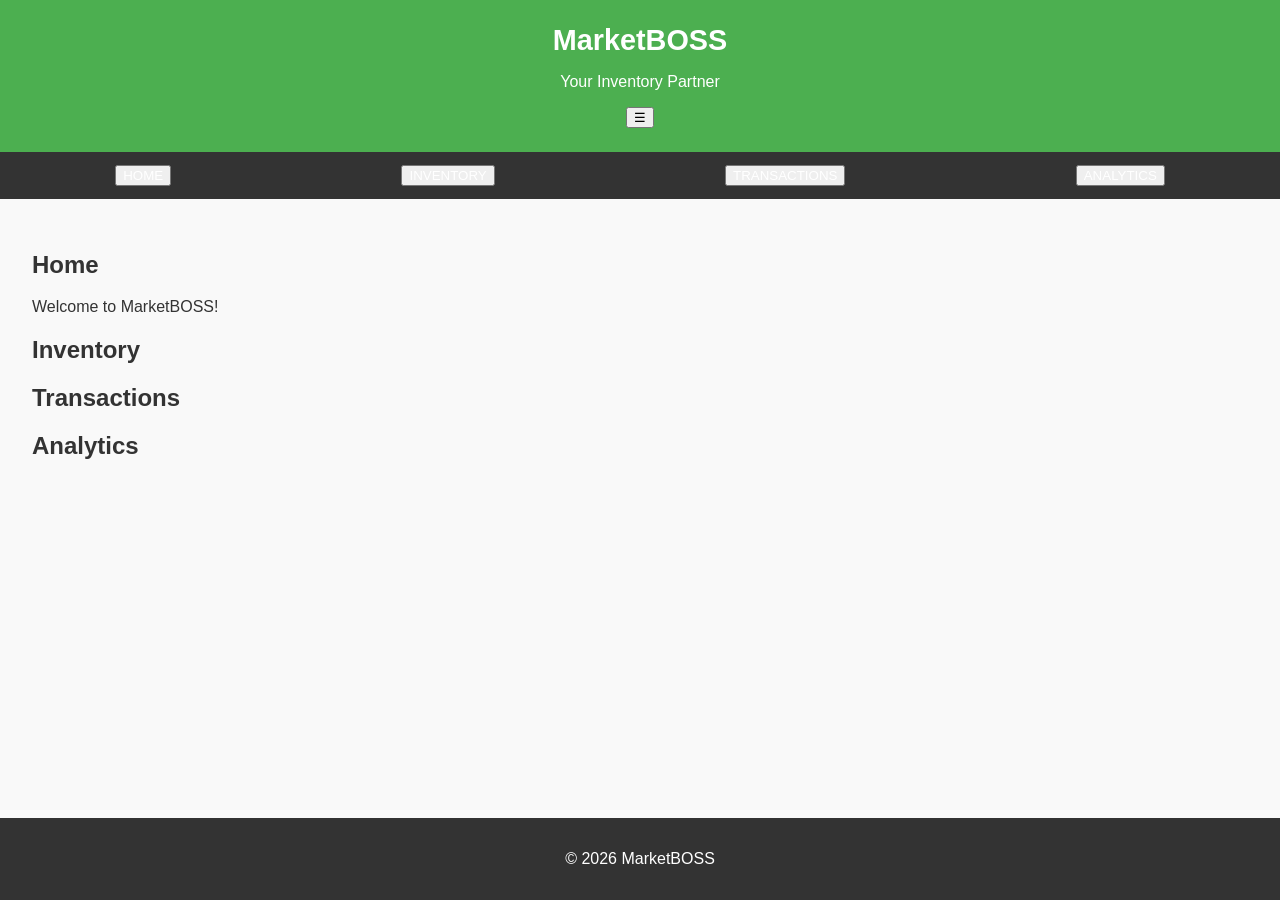
<file: index-improved.html>
<!DOCTYPE html>
<html lang="en">
<head>
<meta charset="UTF-8">
<meta name="viewport" content="width=device-width, initial-scale=1.0">
<title>MarketBOSS</title>
<!-- External CSS -->
<link rel="stylesheet" href="styles.css">
<!-- External JS -->
<script defer src="scripts.js"></script>
</head>
<body>
<!-- Shell Wrapper -->
<div class="shell">

  <!-- Header -->
  <header class="hdr" role="banner">
    <div class="logo">
      <h1>MarketBOSS</h1>
      <p>Your Inventory Partner</p>
    </div>
    <nav id="header-nav">
      <button id="menu-toggle">☰</button>
    </nav>
  </header>

  <!-- Navigation Tabs -->
  <nav class="tabs" aria-label="Primary Navigation">
    <button class="tab tab-home" aria-pressed="true">Home</button>
    <button class="tab tab-inventory">Inventory</button>
    <button class="tab tab-transactions">Transactions</button>
    <button class="tab tab-analytics">Analytics</button>
  </nav>

  <!-- Content Area -->
  <main class="content">
    <section id="home-screen" class="screen visible">
      <h2>Home</h2>
      <p>Welcome to MarketBOSS!</p>
    </section>
    <section id="inventory-screen" class="screen">
      <h2>Inventory</h2>
    </section>
    <section id="transactions-screen" class="screen">
      <h2>Transactions</h2>
    </section>
    <section id="analytics-screen" class="screen">
      <h2>Analytics</h2>
    </section>
  </main>

  <!-- Footer -->
  <footer>
    <p>&copy; 2026 MarketBOSS</p>
  </footer>
</div>

</body>
</html>
</file>
<file: styles.css>
/* styles.css */

/* General Reset */
body {
    margin: 0;
    font-family: Arial, sans-serif;
    background-color: #f9f9f9;
    color: #333;
}

/* Header Styles */
header {
    background-color: #4CAF50;
    color: white;
    text-align: center;
    padding: 1.5rem 0;
}

header .logo h1 {
    font-size: 1.8rem;
    margin: 0;
}

/* Navigation Tabs */
nav.tabs {
    display: flex;
    justify-content: space-around;
    background-color: #333;
    padding: 0.8rem 0;
}

nav.tabs .tab {
    color: white;
    text-transform: uppercase;
    cursor: pointer;
}

nav.tabs .tab:hover {
    color: #4CAF50;
}

/* Content Area */
main.content {
    padding: 2rem;
}

/* Footer */
footer {
    background-color: #333;
    color: white;
    text-align: center;
    padding: 1rem 0;
    position: fixed;
    bottom: 0;
    width: 100%;
}
</file>
